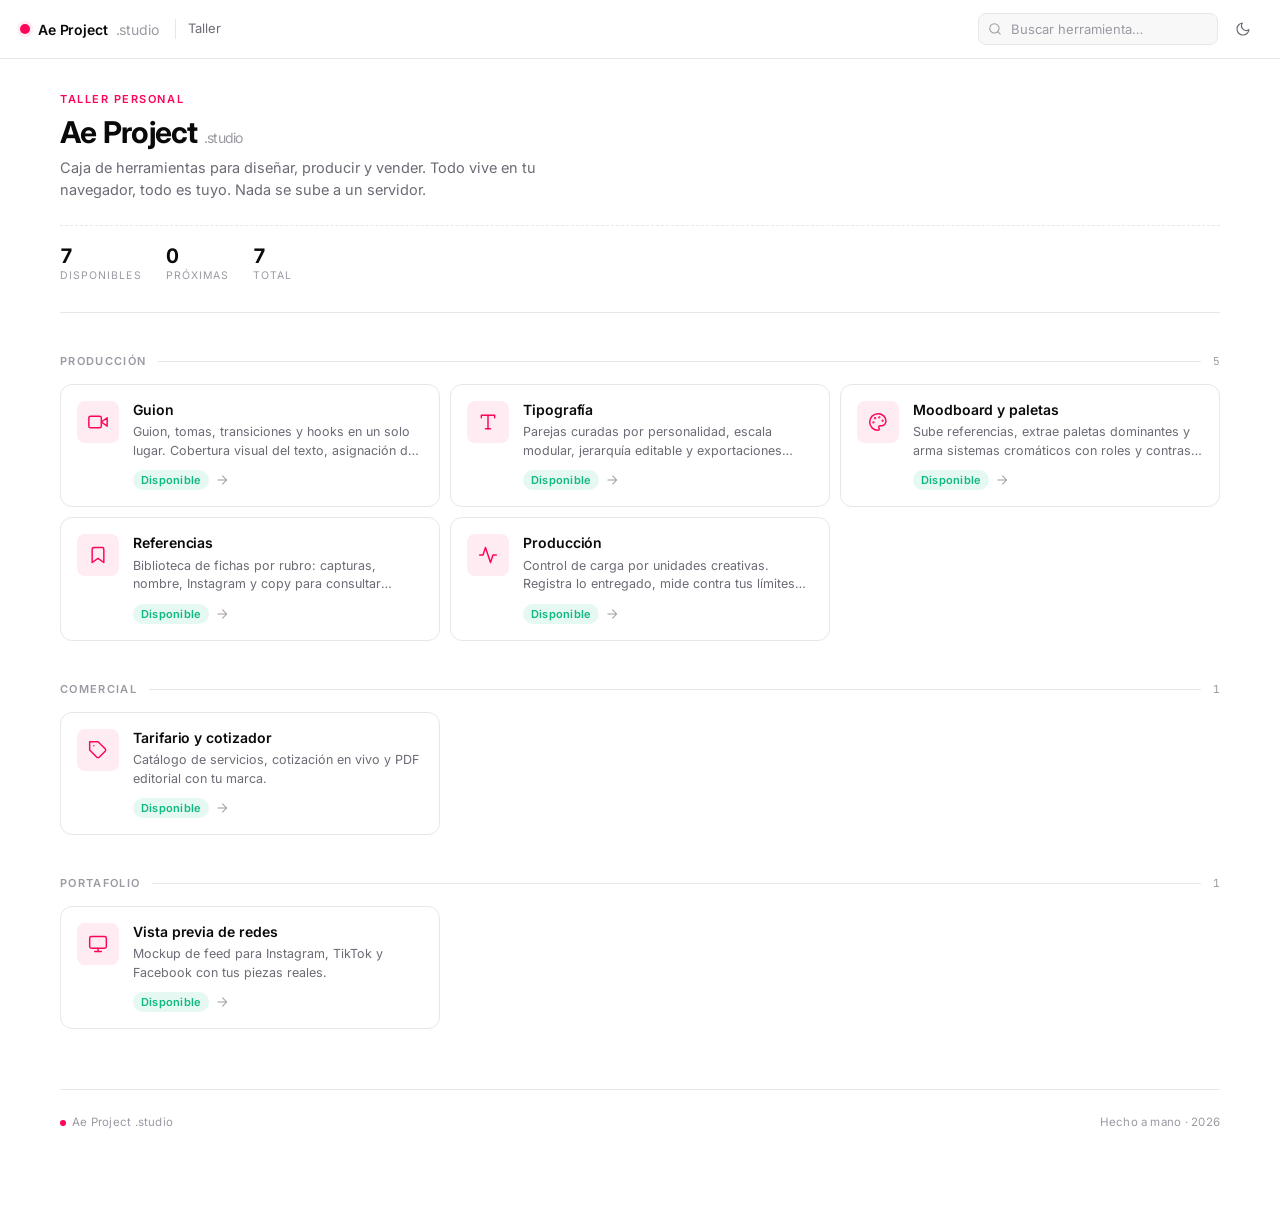
<file: index.html>
<!DOCTYPE html>
<html lang="es" data-theme="light">
<head>
<meta charset="UTF-8" />
<meta name="viewport" content="width=device-width, initial-scale=1.0" />
<meta name="theme-color" content="#FE0557" />
<title>Ae Project .studio — Taller</title>
<link rel="preconnect" href="https://fonts.googleapis.com">
<link rel="preconnect" href="https://fonts.gstatic.com" crossorigin>
<link href="https://fonts.googleapis.com/css2?family=Inter:wght@400;500;600;700&family=JetBrains+Mono:wght@400;500&display=swap" rel="stylesheet">
<link rel="stylesheet" href="assets/base.css" />

<style>
  /* ============================================================
     Header
     ============================================================ */
  .app-header {
    position: sticky; top: 0; z-index: 50;
    display: flex; align-items: center; gap: 12px;
    padding: 12px 20px;
    background: color-mix(in srgb, var(--bg) 82%, transparent);
    backdrop-filter: blur(14px);
    -webkit-backdrop-filter: blur(14px);
    border-bottom: 1px solid var(--border);
  }
  .app-header .brand {
    display: flex; align-items: center; gap: 8px;
    font-weight: 600; letter-spacing: -0.01em;
    color: var(--text);
  }
  .app-header .brand-dot {
    width: 10px; height: 10px; border-radius: 50%;
    background: var(--brand);
    box-shadow: 0 0 0 3px var(--brand-subtle);
  }
  .app-header .brand-name { font-size: 14px; }
  .app-header .brand-tld { color: var(--text-subtle); font-size: 14px; font-weight: 400; }
  .app-header .tool-name {
    font-size: 13px; color: var(--text-muted);
    padding-left: 12px; margin-left: 4px;
    border-left: 1px solid var(--border);
  }
  .app-header .spacer { flex: 1; }
  .app-header .actions { display: flex; gap: 8px; align-items: center; }

  .search-box {
    position: relative;
    flex: 0 0 240px;
    max-width: 240px;
  }
  .search-box .input-icon {
    position: absolute;
    left: 10px; top: 50%;
    transform: translateY(-50%);
    width: 14px; height: 14px;
    color: var(--text-subtle);
    pointer-events: none;
  }
  .search-box input {
    width: 100%;
    height: 32px;
    padding: 0 10px 0 32px;
    background: var(--surface-2);
    border: 1px solid var(--border);
    border-radius: var(--r-md);
    font: inherit;
    font-size: 13px;
    color: var(--text);
    transition: all var(--dur) var(--ease);
  }
  .search-box input::placeholder { color: var(--text-subtle); }
  .search-box input:focus {
    outline: none;
    background: var(--surface);
    border-color: var(--brand);
    box-shadow: 0 0 0 3px var(--brand-glow);
  }

  .theme-toggle {
    width: 34px; height: 34px;
    display: inline-flex; align-items: center; justify-content: center;
    border-radius: var(--r-md);
    color: var(--text-muted);
    transition: all var(--dur) var(--ease);
  }
  .theme-toggle:hover { background: var(--surface-2); color: var(--text); }
  .theme-toggle .icon-sun { display: none; }
  [data-theme="dark"] .theme-toggle .icon-sun { display: block; }
  [data-theme="dark"] .theme-toggle .icon-moon { display: none; }

  /* ============================================================
     Main
     ============================================================ */
  .hub-main {
    max-width: 1200px;
    margin: 0 auto;
    padding: 32px 20px 80px;
  }

  /* Hero */
  .hero {
    display: flex;
    flex-direction: column;
    gap: 8px;
    margin-bottom: 40px;
    padding-bottom: 28px;
    border-bottom: 1px solid var(--border);
  }
  .hero .eyebrow {
    font-size: 11px;
    font-weight: 600;
    letter-spacing: 0.14em;
    text-transform: uppercase;
    color: var(--brand);
  }
  .hero h1 {
    font-size: 30px;
    font-weight: 700;
    letter-spacing: -0.025em;
    line-height: 1.1;
    margin: 0;
  }
  .hero h1 .brand-tld { color: var(--text-subtle); font-weight: 400; }
  .hero .subtitle {
    font-size: 14.5px;
    color: var(--text-muted);
    line-height: 1.55;
    max-width: 520px;
  }
  .hero-stats {
    display: flex;
    gap: 24px;
    margin-top: 16px;
    padding-top: 20px;
    border-top: 1px dashed var(--border);
  }
  .hero-stats .stat {
    display: flex;
    flex-direction: column;
    gap: 2px;
  }
  .hero-stats .stat .v {
    font-size: 20px;
    font-weight: 700;
    letter-spacing: -0.02em;
    font-variant-numeric: tabular-nums;
    color: var(--text);
    line-height: 1;
  }
  .hero-stats .stat .k {
    font-size: 10.5px;
    text-transform: uppercase;
    letter-spacing: 0.1em;
    color: var(--text-subtle);
  }

  /* Sections */
  .hub-section {
    margin-bottom: 40px;
    scroll-margin-top: 80px;
  }
  .hub-section:last-child { margin-bottom: 0; }
  .hub-section-head {
    display: flex;
    align-items: center;
    gap: 12px;
    margin-bottom: 14px;
  }
  .hub-section-head .sname {
    font-size: 11px;
    font-weight: 600;
    letter-spacing: 0.12em;
    text-transform: uppercase;
    color: var(--text-subtle);
    white-space: nowrap;
  }
  .hub-section-head .srule {
    flex: 1;
    height: 1px;
    background: var(--border);
  }
  .hub-section-head .scount {
    font-family: var(--font-mono);
    font-size: 11px;
    color: var(--text-subtle);
  }

  /* Grid */
  .tool-grid {
    display: grid;
    grid-template-columns: 1fr;
    gap: 10px;
  }
  @media (min-width: 640px) {
    .tool-grid { grid-template-columns: repeat(2, 1fr); }
  }
  @media (min-width: 960px) {
    .tool-grid { grid-template-columns: repeat(3, 1fr); }
  }

  /* Card */
  .tool-card {
    text-align: left;
    font: inherit;
    color: inherit;
    background: var(--surface);
    border: 1px solid var(--border);
    border-radius: var(--r-lg);
    padding: 16px;
    display: flex;
    gap: 14px;
    align-items: flex-start;
    text-decoration: none;
    cursor: pointer;
    transition: border-color var(--dur) var(--ease),
                transform var(--dur) var(--ease),
                box-shadow var(--dur) var(--ease);
    min-height: 96px;
  }
  .tool-card:hover {
    transform: translateY(-2px);
    border-color: transparent;
    box-shadow: var(--shadow-md);
  }
  .tool-card:active { transform: translateY(0); }
  .tool-card.coming {
    cursor: default;
    opacity: 0.72;
  }
  .tool-card.coming:hover {
    transform: none;
    box-shadow: none;
    border-color: var(--border);
  }
  .tool-card .tc-icon {
    width: 42px; height: 42px;
    flex-shrink: 0;
    display: flex;
    align-items: center;
    justify-content: center;
    border-radius: var(--r-md);
    background: var(--brand-subtle);
    color: var(--brand);
    transition: all var(--dur) var(--ease);
  }
  .tool-card.coming .tc-icon {
    background: var(--surface-2);
    color: var(--text-subtle);
  }
  .tool-card:hover .tc-icon { background: var(--brand-subtle-hover); }
  .tool-card .tc-body {
    flex: 1;
    min-width: 0;
    display: flex;
    flex-direction: column;
    gap: 4px;
  }
  .tool-card .tc-name {
    font-size: 14px;
    font-weight: 600;
    letter-spacing: -0.005em;
    line-height: 1.3;
    color: var(--text);
  }
  .tool-card .tc-desc {
    font-size: 12.5px;
    line-height: 1.5;
    color: var(--text-muted);
    display: -webkit-box;
    -webkit-line-clamp: 2;
    -webkit-box-orient: vertical;
    overflow: hidden;
  }
  .tool-card .tc-foot {
    display: flex;
    align-items: center;
    gap: 6px;
    margin-top: 6px;
  }
  .tool-card .tc-arrow {
    color: var(--text-subtle);
    transition: transform var(--dur) var(--ease), color var(--dur) var(--ease);
  }
  .tool-card:hover .tc-arrow {
    transform: translateX(3px);
    color: var(--brand);
  }
  .tool-card.coming .tc-arrow { display: none; }

  .badge-ready {
    background: var(--success-subtle);
    color: var(--success);
  }
  .badge-soon {
    background: var(--surface-3);
    color: var(--text-subtle);
  }

  /* Empty state */
  .no-results {
    padding: 48px 20px;
    text-align: center;
    color: var(--text-muted);
    font-size: 13.5px;
  }
  .no-results .mono {
    display: block;
    margin-top: 6px;
    color: var(--text-subtle);
    font-size: 12px;
  }

  /* Footer */
  .hub-footer {
    margin-top: 60px;
    padding-top: 24px;
    border-top: 1px solid var(--border);
    display: flex;
    justify-content: space-between;
    align-items: center;
    font-size: 11.5px;
    color: var(--text-subtle);
    letter-spacing: 0.02em;
    flex-wrap: wrap;
    gap: 12px;
  }
  .hub-footer .brand-mini {
    display: flex;
    align-items: center;
    gap: 6px;
  }
  .hub-footer .brand-mini .dot {
    width: 6px; height: 6px; border-radius: 50%;
    background: var(--brand);
  }

  /* ============================================================
     Responsive
     ============================================================ */
  @media (max-width: 640px) {
    .hub-main { padding: 22px 16px 60px; }
    .app-header { padding: 10px 16px; }
    .app-header .tool-name { display: none; }
    .search-box { flex: 0 0 auto; max-width: none; width: 34px; }
    .search-box input {
      padding: 0;
      width: 34px;
      background: transparent;
      border-color: transparent;
    }
    .search-box input::placeholder { color: transparent; }
    .search-box .input-icon { left: 50%; transform: translate(-50%, -50%); }
    .search-box input:focus {
      width: calc(100vw - 120px);
      padding: 0 10px 0 32px;
      background: var(--surface-2);
      border-color: var(--brand);
    }
    .search-box input:focus + .input-icon,
    .search-box input:not(:placeholder-shown) + .input-icon {
      left: 10px;
      transform: translateY(-50%);
    }
    .hero h1 { font-size: 26px; }
    .hero-stats { gap: 18px; }
    .hero-stats .stat .v { font-size: 18px; }
  }

  @media (max-width: 400px) {
    .tool-card { padding: 14px; gap: 12px; }
    .tool-card .tc-icon { width: 36px; height: 36px; }
  }
</style>
</head>

<body>

<!-- ============================================================ HEADER -->
<header class="app-header">
  <a class="brand" href="index.html">
    <span class="brand-dot"></span>
    <span class="brand-name">Ae Project</span>
    <span class="brand-tld">.studio</span>
  </a>
  <span class="tool-name">Taller</span>
  <div class="spacer"></div>

  <div class="actions">
    <div class="search-box">
      <svg class="icon input-icon" viewBox="0 0 24 24"><circle cx="11" cy="11" r="8"/><path d="M21 21l-4.35-4.35"/></svg>
      <input id="searchInput" placeholder="Buscar herramienta…" />
    </div>

    <button class="theme-toggle" id="themeToggle" aria-label="Cambiar tema">
      <svg class="icon icon-moon" viewBox="0 0 24 24"><path d="M21 12.79A9 9 0 1 1 11.21 3 7 7 0 0 0 21 12.79z"/></svg>
      <svg class="icon icon-sun" viewBox="0 0 24 24"><circle cx="12" cy="12" r="4"/><path d="M12 2v2M12 20v2M4.93 4.93l1.41 1.41M17.66 17.66l1.41 1.41M2 12h2M20 12h2M6.34 17.66l-1.41 1.41M19.07 4.93l-1.41 1.41"/></svg>
    </button>
  </div>
</header>

<!-- ============================================================ MAIN -->
<main class="hub-main">

  <section class="hero">
    <span class="eyebrow">Taller personal</span>
    <h1>Ae Project <span class="brand-tld">.studio</span></h1>
    <p class="subtitle">
      Caja de herramientas para diseñar, producir y vender. Todo vive en tu navegador,
      todo es tuyo. Nada se sube a un servidor.
    </p>

    <div class="hero-stats">
      <div class="stat">
        <span class="v" id="statReady">—</span>
        <span class="k">Disponibles</span>
      </div>
      <div class="stat">
        <span class="v" id="statSoon">—</span>
        <span class="k">Próximas</span>
      </div>
      <div class="stat">
        <span class="v" id="statTotal">—</span>
        <span class="k">Total</span>
      </div>
    </div>
  </section>

  <div id="hubContent"></div>

  <div id="hubEmpty" hidden>
    <div class="no-results">
      No hay resultados para esa búsqueda.
      <span class="mono">Borra el texto o prueba otra palabra.</span>
    </div>
  </div>

  <footer class="hub-footer">
    <div class="brand-mini">
      <span class="dot"></span>
      <span>Ae Project .studio</span>
    </div>
    <span>Hecho a mano · <span id="footerYear"></span></span>
  </footer>

</main>

<script src="assets/utils.js"></script>
<script>
/* ============================================================
   HERRAMIENTAS
   ============================================================ */

const ICONS = {
  camera:    '<path d="M23 7l-7 5 7 5V7z"/><rect x="1" y="5" width="15" height="14" rx="2"/>',
  tag:       '<path d="M20.59 13.41l-7.17 7.17a2 2 0 0 1-2.83 0L2 12V2h10l8.59 8.59a2 2 0 0 1 0 2.82z"/><line x1="7" y1="7" x2="7.01" y2="7"/>',
  zap:       '<polygon points="13 2 3 14 12 14 11 22 21 10 12 10 13 2"/>',
  palette:   '<circle cx="13.5" cy="6.5" r=".5"/><circle cx="17.5" cy="10.5" r=".5"/><circle cx="8.5" cy="7.5" r=".5"/><circle cx="6.5" cy="12.5" r=".5"/><path d="M12 2C6.5 2 2 6.5 2 12s4.5 10 10 10c.9 0 1.6-.7 1.6-1.6 0-.4-.2-.8-.4-1.1-.3-.3-.4-.6-.4-1.1 0-.9.7-1.6 1.6-1.6H16c3 0 5.5-2.5 5.5-5.5C21.5 6 17.5 2 12 2z"/>',
  bookmark:  '<path d="M19 21l-7-5-7 5V5a2 2 0 0 1 2-2h10a2 2 0 0 1 2 2z"/>',
  checklist: '<polyline points="9 11 12 14 22 4"/><path d="M21 12v7a2 2 0 0 1-2 2H5a2 2 0 0 1-2-2V5a2 2 0 0 1 2-2h11"/>',
  fileText:  '<path d="M14 2H6a2 2 0 0 0-2 2v16a2 2 0 0 0 2 2h12a2 2 0 0 0 2-2V8z"/><polyline points="14 2 14 8 20 8"/><line x1="16" y1="13" x2="8" y2="13"/><line x1="16" y1="17" x2="8" y2="17"/>',
  calendar:  '<rect x="3" y="4" width="18" height="18" rx="2"/><line x1="16" y1="2" x2="16" y2="6"/><line x1="8" y1="2" x2="8" y2="6"/><line x1="3" y1="10" x2="21" y2="10"/>',
  users:     '<path d="M17 21v-2a4 4 0 0 0-4-4H5a4 4 0 0 0-4 4v2"/><circle cx="9" cy="7" r="4"/><path d="M23 21v-2a4 4 0 0 0-3-3.87"/><path d="M16 3.13a4 4 0 0 1 0 7.75"/>',
  briefcase: '<rect x="2" y="7" width="20" height="14" rx="2"/><path d="M16 21V5a2 2 0 0 0-2-2h-4a2 2 0 0 0-2 2v16"/>',
  chart:     '<path d="M3 3v18h18"/><path d="M18 17V9"/><path d="M13 17V5"/><path d="M8 17v-3"/>',
  mail:      '<rect x="2" y="4" width="20" height="16" rx="2"/><path d="M22 6l-10 7L2 6"/>',
  message:   '<path d="M21 15a2 2 0 0 1-2 2H7l-4 4V5a2 2 0 0 1 2-2h14a2 2 0 0 1 2 2z"/>',
  activity:  '<polyline points="22 12 18 12 15 21 9 3 6 12 2 12"/>',
  type:      '<polyline points="4 7 4 4 20 4 20 7"/><line x1="9" y1="20" x2="15" y2="20"/><line x1="12" y1="4" x2="12" y2="20"/>',
  layout:    '<rect x="3" y="3" width="18" height="18" rx="2"/><line x1="3" y1="9" x2="21" y2="9"/><line x1="9" y1="21" x2="9" y2="9"/>',
  monitor:   '<rect x="2" y="3" width="20" height="14" rx="2"/><line x1="8" y1="21" x2="16" y2="21"/><line x1="12" y1="17" x2="12" y2="21"/>',
};

const TOOLS = [
  { id:"guion", cat:"Producción", nombre:"Guion",
    desc:"Guion, tomas, transiciones y hooks en un solo lugar. Cobertura visual del texto, asignación de tomas por sección, storyboard exportable.",
    icon:"camera", status:"ready", href:"guion.html" },

  { id:"tipografia", cat:"Producción", nombre:"Tipografía",
    desc:"Parejas curadas por personalidad, escala modular, jerarquía editable y exportaciones CSS/JSON/HTML.",
    icon:"type", status:"ready", href:"tipografia.html" },

  { id:"moodboard", cat:"Producción", nombre:"Moodboard y paletas",
    desc:"Sube referencias, extrae paletas dominantes y arma sistemas cromáticos con roles y contraste WCAG.",
    icon:"palette", status:"ready", href:"moodboard.html" },

  { id:"tarifario", cat:"Comercial", nombre:"Tarifario y cotizador",
    desc:"Catálogo de servicios, cotización en vivo y PDF editorial con tu marca.",
    icon:"tag", status:"ready", href:"tarifario.html" },

  { id:"preview-redes", cat:"Portafolio", nombre:"Vista previa de redes",
    desc:"Mockup de feed para Instagram, TikTok y Facebook con tus piezas reales.",
    icon:"monitor", status:"ready", href:"preview.html" },

    { id:"referencias", cat:"Producción", nombre:"Referencias",
  desc:"Biblioteca de fichas por rubro: capturas, nombre, Instagram y copy para consultar rápido y mostrar ejemplos.",
  icon:"bookmark", status:"ready", href:"referencias.html" },

  { id:"produccion", cat:"Producción", nombre:"Producción",
  desc:"Control de carga por unidades creativas. Registra lo entregado, mide contra tus límites diario, semanal y mensual, y las correcciones descuentan cuota.",
  icon:"activity", status:"ready", href:"produccion.html" },
  
];

function render() {
  const q = ($('#searchInput').value || '').toLowerCase().trim();

  const groups = {};
  TOOLS.forEach(t => { (groups[t.cat] = groups[t.cat] || []).push(t); });

  const catOrder = ["Producción", "Comercial", "Clientes", "Portafolio"];
  let html = "";
  let totalShown = 0;

  catOrder.forEach(cat => {
    const list = (groups[cat] || []).filter(t => {
      if (!q) return true;
      return (t.nombre + " " + t.desc + " " + cat).toLowerCase().includes(q);
    });
    if (list.length === 0) return;
    totalShown += list.length;

    html += `
      <section class="hub-section">
        <div class="hub-section-head">
          <span class="sname">${escapeHTML(cat)}</span>
          <span class="srule"></span>
          <span class="scount">${list.length}</span>
        </div>
        <div class="tool-grid">
          ${list.map(t => toolCardHTML(t)).join('')}
        </div>
      </section>
    `;
  });

  Object.keys(groups).forEach(cat => {
    if (catOrder.includes(cat)) return;
    const list = groups[cat].filter(t => {
      if (!q) return true;
      return (t.nombre + " " + t.desc + " " + cat).toLowerCase().includes(q);
    });
    if (list.length === 0) return;
    totalShown += list.length;
    html += `
      <section class="hub-section">
        <div class="hub-section-head">
          <span class="sname">${escapeHTML(cat)}</span>
          <span class="srule"></span>
          <span class="scount">${list.length}</span>
        </div>
        <div class="tool-grid">
          ${list.map(t => toolCardHTML(t)).join('')}
        </div>
      </section>
    `;
  });

  if (totalShown === 0) {
    $('#hubContent').innerHTML = '';
    $('#hubEmpty').hidden = false;
  } else {
    $('#hubContent').innerHTML = html;
    $('#hubEmpty').hidden = true;
  }

  const ready = TOOLS.filter(t => t.status === "ready").length;
  const soon = TOOLS.filter(t => t.status === "soon").length;
  $('#statReady').textContent = ready;
  $('#statSoon').textContent = soon;
  $('#statTotal').textContent = TOOLS.length;
}

function toolCardHTML(t) {
  const icon = ICONS[t.icon] || ICONS.layout;
  const isReady = t.status === "ready";
  const tag = isReady
    ? `<span class="badge badge-ready">Disponible</span>`
    : `<span class="badge badge-soon">Próximamente</span>`;
  const arrow = isReady
    ? `<svg class="icon icon-sm tc-arrow" viewBox="0 0 24 24"><path d="M5 12h14M13 5l7 7-7 7"/></svg>`
    : '';

  if (isReady) {
    return `
      <a class="tool-card" href="${escapeHTML(t.href)}">
        <div class="tc-icon">
          <svg class="icon icon-lg" viewBox="0 0 24 24" fill="none" stroke="currentColor" stroke-width="1.75" stroke-linecap="round" stroke-linejoin="round">${icon}</svg>
        </div>
        <div class="tc-body">
          <div class="tc-name">${escapeHTML(t.nombre)}</div>
          <div class="tc-desc">${escapeHTML(t.desc)}</div>
          <div class="tc-foot">${tag}${arrow}</div>
        </div>
      </a>
    `;
  }
  return `
    <div class="tool-card coming">
      <div class="tc-icon">
        <svg class="icon icon-lg" viewBox="0 0 24 24" fill="none" stroke="currentColor" stroke-width="1.75" stroke-linecap="round" stroke-linejoin="round">${icon}</svg>
      </div>
      <div class="tc-body">
        <div class="tc-name">${escapeHTML(t.nombre)}</div>
        <div class="tc-desc">${escapeHTML(t.desc)}</div>
        <div class="tc-foot">${tag}</div>
      </div>
    </div>
  `;
}

/* ============================================================
   EVENTOS
   ============================================================ */
const searchInput = $('#searchInput');
if (searchInput) searchInput.addEventListener('input', debounce(render, 120));

document.addEventListener('keydown', e => {
  const si = $('#searchInput');
  if (!si) return;
  if (e.key === '/' && document.activeElement !== si) {
    e.preventDefault();
    si.focus();
  }
  if (e.key === 'Escape' && document.activeElement === si) {
    si.value = '';
    render();
    si.blur();
  }
});

(function () {
  const KEY = 'ae-theme';
  const saved = localStorage.getItem(KEY);
  const prefersDark = window.matchMedia('(prefers-color-scheme: dark)').matches;
  document.documentElement.setAttribute('data-theme', saved || (prefersDark ? 'dark' : 'light'));
  const toggle = $('#themeToggle');
  if (toggle) {
    toggle.addEventListener('click', () => {
      const next = document.documentElement.getAttribute('data-theme') === 'dark' ? 'light' : 'dark';
      document.documentElement.setAttribute('data-theme', next);
      localStorage.setItem(KEY, next);
    });
  }
})();

const footerYear = $('#footerYear');
if (footerYear) footerYear.textContent = new Date().getFullYear();
render();
</script>

</body>
</html>
</file>
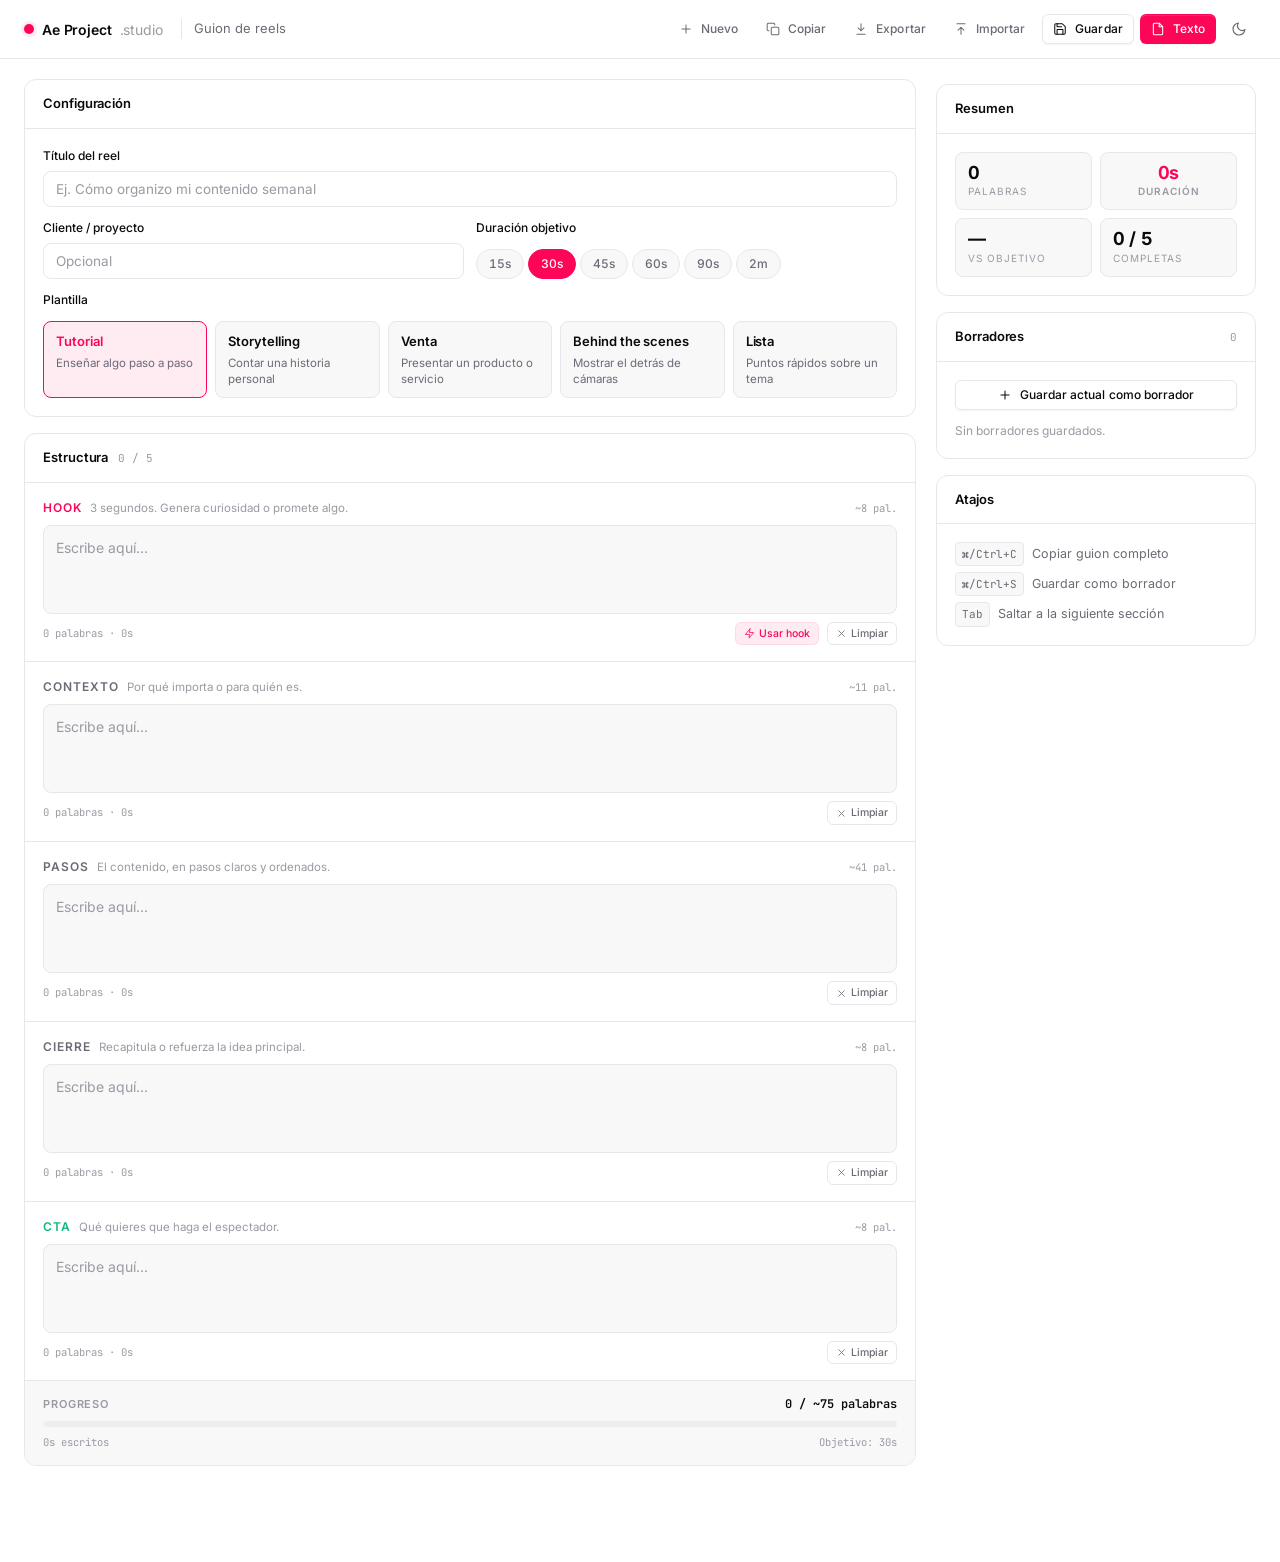
<file: guion-reels.html>
<!DOCTYPE html>
<html lang="es" data-theme="light">
<head>
<meta charset="UTF-8" />
<meta name="viewport" content="width=device-width, initial-scale=1.0" />
<title>Guion de reels · Ae Project .studio</title>
<link rel="preconnect" href="https://fonts.googleapis.com">
<link rel="preconnect" href="https://fonts.gstatic.com" crossorigin>
<link href="https://fonts.googleapis.com/css2?family=Inter:wght@400;500;600;700&family=JetBrains+Mono:wght@400;500&display=swap" rel="stylesheet">
<link rel="stylesheet" href="assets/base.css" />

<style>
  /* ============================================================
     Header
     ============================================================ */
  .app-header {
    position: sticky; top: 0; z-index: 50;
    display: flex; align-items: center; gap: 14px;
    padding: 12px 24px;
    background: color-mix(in srgb, var(--bg) 82%, transparent);
    backdrop-filter: blur(14px);
    -webkit-backdrop-filter: blur(14px);
    border-bottom: 1px solid var(--border);
  }
  .app-header .brand {
    display: flex; align-items: center; gap: 8px;
    font-weight: 600; letter-spacing: -0.01em;
    color: var(--text);
  }
  .app-header .brand-dot {
    width: 10px; height: 10px; border-radius: 50%;
    background: var(--brand);
    box-shadow: 0 0 0 3px var(--brand-subtle);
  }
  .app-header .brand-name { font-size: 14px; }
  .app-header .brand-tld { color: var(--text-subtle); font-size: 14px; font-weight: 400; }
  .app-header .tool-name {
    font-size: 13px; color: var(--text-muted);
    padding-left: 12px; margin-left: 4px;
    border-left: 1px solid var(--border);
  }
  .app-header .spacer { flex: 1; }
  .app-header .actions { display: flex; gap: 6px; align-items: center; }

  .theme-toggle {
    width: 34px; height: 34px;
    display: inline-flex; align-items: center; justify-content: center;
    border-radius: var(--r-md);
    color: var(--text-muted);
    transition: all var(--dur) var(--ease);
  }
  .theme-toggle:hover { background: var(--surface-2); color: var(--text); }
  .theme-toggle .icon-sun { display: none; }
  [data-theme="dark"] .theme-toggle .icon-sun { display: block; }
  [data-theme="dark"] .theme-toggle .icon-moon { display: none; }

  /* ============================================================
     Layout
     ============================================================ */
  .gr-main {
    display: grid;
    grid-template-columns: minmax(0, 1fr) 320px;
    gap: 20px;
    padding: 20px 24px 80px;
    max-width: 1400px;
    margin: 0 auto;
    align-items: start;
  }
  .gr-main > div { min-width: 0; }

  .section {
    background: var(--surface);
    border: 1px solid var(--border);
    border-radius: var(--r-lg);
    margin-bottom: 16px;
    overflow: hidden;
    min-width: 0;
  }
  .section-head {
    display: flex; align-items: center; gap: 10px;
    padding: 14px 18px;
    border-bottom: 1px solid var(--border);
  }
  .section-head .sh-title {
    font-size: 13px; font-weight: 600;
    letter-spacing: -0.005em;
  }
  .section-head .sh-count {
    font-family: var(--font-mono);
    font-size: 11px;
    color: var(--text-subtle);
  }
  .section-head .spacer { flex: 1; }
  .section-body { padding: 18px; }

  /* ============================================================
     Configuración
     ============================================================ */
  .config-grid {
    display: grid;
    grid-template-columns: 1fr 1fr;
    gap: 12px;
  }
  .config-grid .full { grid-column: 1 / -1; }

  /* Plantilla picker */
  .tpl-picker {
    display: grid;
    grid-template-columns: repeat(auto-fill, minmax(150px, 1fr));
    gap: 8px;
    margin-top: 6px;
  }
  .tpl-opt {
    text-align: left;
    font: inherit;
    color: inherit;
    background: var(--surface-2);
    border: 1px solid var(--border);
    border-radius: var(--r-md);
    padding: 10px 12px;
    cursor: pointer;
    display: flex;
    flex-direction: column;
    gap: 4px;
    transition: all var(--dur) var(--ease);
  }
  .tpl-opt:hover {
    border-color: var(--border-strong);
    transform: translateY(-1px);
  }
  .tpl-opt.active {
    background: var(--brand-subtle);
    border-color: var(--brand);
  }
  .tpl-opt .tpl-name {
    font-size: 13px;
    font-weight: 600;
    color: var(--text);
    letter-spacing: -0.005em;
  }
  .tpl-opt.active .tpl-name { color: var(--brand); }
  .tpl-opt .tpl-desc {
    font-size: 11.5px;
    color: var(--text-muted);
    line-height: 1.4;
  }

  /* Duration chips */
  .dur-chips {
    display: flex;
    flex-wrap: wrap;
    gap: 4px;
    margin-top: 6px;
  }
  .dur-chip {
    font: inherit;
    font-size: 12px;
    font-weight: 500;
    padding: 5px 12px;
    border-radius: var(--r-full);
    color: var(--text-muted);
    background: var(--surface-2);
    border: 1px solid var(--border);
    cursor: pointer;
    transition: all var(--dur) var(--ease);
    font-variant-numeric: tabular-nums;
  }
  .dur-chip:hover { border-color: var(--border-strong); color: var(--text); }
  .dur-chip.active {
    background: var(--brand);
    color: #fff;
    border-color: var(--brand);
  }

  /* ============================================================
     Secciones del guion
     ============================================================ */
  .script-list {
    display: flex;
    flex-direction: column;
  }
  .script-sec {
    padding: 16px 18px;
    border-bottom: 1px solid var(--border);
    display: flex;
    flex-direction: column;
    gap: 8px;
    position: relative;
  }
  .script-sec:last-child { border-bottom: 0; }

  .script-sec .sec-head {
    display: flex;
    align-items: baseline;
    gap: 8px;
  }
  .script-sec .sec-label {
    font-size: 12px;
    font-weight: 600;
    text-transform: uppercase;
    letter-spacing: 0.08em;
    color: var(--text-muted);
  }
  .script-sec .sec-label.hook { color: var(--brand); }
  .script-sec .sec-label.cta  { color: var(--success); }
  .script-sec .sec-hint {
    font-size: 11.5px;
    color: var(--text-subtle);
    line-height: 1.4;
  }
  .script-sec .sec-target {
    margin-left: auto;
    font-family: var(--font-mono);
    font-size: 10.5px;
    color: var(--text-subtle);
    letter-spacing: 0;
    font-variant-numeric: tabular-nums;
  }
  .script-sec .sec-target.ok { color: var(--success); }
  .script-sec .sec-target.warn { color: var(--warning); }
  .script-sec .sec-target.over { color: var(--danger); }

  .script-sec textarea {
    width: 100%;
    font: inherit;
    font-size: 14px;
    line-height: 1.65;
    padding: 10px 12px;
    background: var(--surface-2);
    border: 1px solid var(--border);
    border-radius: var(--r-md);
    color: var(--text);
    resize: none;
    overflow: hidden;
    min-height: 72px;
    transition: all var(--dur) var(--ease);
  }
  .script-sec textarea::placeholder { color: var(--text-subtle); }
  .script-sec textarea:hover { border-color: var(--border-strong); }
  .script-sec textarea:focus {
    outline: none;
    background: var(--surface);
    border-color: var(--brand);
    box-shadow: 0 0 0 3px var(--brand-glow);
  }

  .script-sec .sec-foot {
    display: flex;
    align-items: center;
    gap: 8px;
    font-family: var(--font-mono);
    font-size: 10.5px;
    color: var(--text-subtle);
  }
  .script-sec .sec-foot .spacer { flex: 1; }
  .script-sec .sec-foot button {
    font: inherit;
    font-size: 10.5px;
    font-weight: 500;
    color: var(--text-muted);
    background: transparent;
    border: 1px solid var(--border);
    padding: 3px 8px;
    border-radius: var(--r-sm);
    cursor: pointer;
    display: inline-flex;
    align-items: center;
    gap: 4px;
    transition: all var(--dur) var(--ease);
    font-family: var(--font-sans);
  }
  .script-sec .sec-foot button:hover {
    background: var(--surface-3);
    color: var(--text);
    border-color: var(--border-strong);
  }
  .script-sec .sec-foot button.hook-btn {
    color: var(--brand);
    border-color: var(--brand-subtle);
    background: var(--brand-subtle);
  }
  .script-sec .sec-foot button.hook-btn:hover {
    background: var(--brand);
    color: #fff;
    border-color: var(--brand);
  }

  /* ============================================================
     Progreso global
     ============================================================ */
  .progress-block {
    display: flex;
    flex-direction: column;
    gap: 8px;
    padding: 14px 18px;
    background: var(--surface-2);
    border-top: 1px solid var(--border);
  }
  .progress-head {
    display: flex;
    align-items: baseline;
    justify-content: space-between;
    gap: 12px;
  }
  .progress-head .p-label {
    font-size: 11px;
    font-weight: 600;
    text-transform: uppercase;
    letter-spacing: 0.08em;
    color: var(--text-subtle);
  }
  .progress-head .p-value {
    font-family: var(--font-mono);
    font-size: 12px;
    font-variant-numeric: tabular-nums;
    color: var(--text);
    font-weight: 600;
  }
  .progress-bar-track {
    height: 6px;
    background: var(--surface-3);
    border-radius: var(--r-full);
    overflow: hidden;
  }
  .progress-bar-fill {
    height: 100%;
    background: var(--brand);
    border-radius: inherit;
    transition: width 240ms var(--ease);
  }
  .progress-bar-fill.warn { background: var(--warning); }
  .progress-bar-fill.over { background: var(--danger); }
  .progress-legend {
    display: flex;
    justify-content: space-between;
    font-size: 10.5px;
    color: var(--text-subtle);
    font-family: var(--font-mono);
  }

  /* ============================================================
     Sidebar
     ============================================================ */
  .sidebar { position: sticky; top: 84px; min-width: 0; }
  .sidebar .field + .field { margin-top: 12px; }

  .stats-grid {
    display: grid;
    grid-template-columns: repeat(2, 1fr);
    gap: 8px;
  }
  .stat-cell {
    background: var(--surface-2);
    border: 1px solid var(--border);
    border-radius: var(--r-md);
    padding: 10px 12px;
    display: flex; flex-direction: column; gap: 2px;
  }
  .stat-cell .v {
    font-size: 18px;
    font-weight: 700;
    letter-spacing: -0.02em;
    font-variant-numeric: tabular-nums;
    line-height: 1.1;
    color: var(--text);
  }
  .stat-cell .k {
    font-size: 10px;
    text-transform: uppercase;
    letter-spacing: 0.1em;
    color: var(--text-subtle);
  }
  .stat-cell.brand .v { color: var(--brand); }
  .stat-cell.ok .v { color: var(--success); }
  .stat-cell.warn .v { color: var(--warning); }
  .stat-cell.over .v { color: var(--danger); }

  .drafts-list { display: flex; flex-direction: column; gap: 6px; }
  .draft {
    display: flex;
    align-items: center;
    gap: 8px;
    padding: 8px 8px 8px 12px;
    background: var(--surface-2);
    border: 1px solid var(--border);
    border-radius: var(--r-sm);
    font-size: 12.5px;
    transition: all var(--dur) var(--ease);
  }
  .draft:hover { border-color: var(--border-strong); }
  .draft .d-name {
    flex: 1;
    overflow: hidden; text-overflow: ellipsis; white-space: nowrap;
    color: var(--text);
  }
  .draft .d-meta {
    font-family: var(--font-mono);
    font-size: 10px;
    color: var(--text-subtle);
    flex-shrink: 0;
  }
  .draft button {
    width: 22px; height: 22px; padding: 0;
    display: flex; align-items: center; justify-content: center;
    border-radius: var(--r-xs);
    color: var(--text-subtle);
    transition: all var(--dur) var(--ease);
    flex-shrink: 0;
  }
  .draft button:hover { background: var(--surface-3); color: var(--text); }
  .draft button.danger:hover { background: var(--danger-subtle); color: var(--danger); }

  /* ============================================================
     Modal
     ============================================================ */
  .modal-head {
    display: flex; align-items: flex-start; gap: 12px;
    margin-bottom: 10px;
  }
  .modal-title {
    flex: 1;
    font-size: 16px; font-weight: 600;
    letter-spacing: -0.01em;
    line-height: 1.3;
  }
  .modal-x {
    width: 28px; height: 28px;
    margin: -4px -4px 0 0;
    display: flex; align-items: center; justify-content: center;
    border-radius: var(--r-sm);
    color: var(--text-subtle);
    transition: all var(--dur) var(--ease);
  }
  .modal-x:hover { background: var(--surface-2); color: var(--text); }
  .modal-body {
    font-size: 13.5px; color: var(--text-muted);
    line-height: 1.55;
    margin-bottom: 20px;
  }
  .modal-input { margin-bottom: 20px; }
  .modal-actions {
    display: flex; justify-content: flex-end; gap: 8px;
  }

  /* Hook picker modal */
  #hookPicker .modal-panel {
    width: min(640px, calc(100% - 32px));
    max-height: calc(100vh - 40px);
    display: flex;
    flex-direction: column;
    overflow: hidden;
    padding: 20px;
  }
  #hookPicker .modal-head,
  #hookPicker .modal-body,
  #hookPicker .hook-picker-search { flex-shrink: 0; }
  #hookPicker .hook-picker-search { margin-bottom: 12px; }
  #hookPicker .modal-body { margin-bottom: 12px; }
  .hook-picker-list {
    flex: 1;
    min-height: 0;
    overflow-y: auto;
    display: flex;
    flex-direction: column;
    gap: 6px;
    padding-right: 4px;
  }
  .hook-picker-list::-webkit-scrollbar { width: 6px; }
  .hook-picker-list::-webkit-scrollbar-thumb {
    background: var(--surface-3); border-radius: 3px;
  }
  .hook-pick {
    text-align: left;
    font: inherit;
    color: inherit;
    background: var(--surface-2);
    border: 1px solid var(--border);
    border-radius: var(--r-sm);
    padding: 10px 12px;
    cursor: pointer;
    display: flex;
    flex-direction: column;
    gap: 4px;
    transition: all var(--dur) var(--ease);
  }
  .hook-pick:hover {
    border-color: var(--brand);
    background: var(--brand-subtle);
  }
  .hook-pick .hp-top {
    display: flex;
    align-items: center;
    gap: 6px;
    font-size: 10px;
    font-weight: 600;
    text-transform: uppercase;
    letter-spacing: 0.08em;
    color: var(--text-subtle);
  }
  .hook-pick .hp-top .hp-cat { color: var(--brand); }
  .hook-pick .hp-top .hp-fav { color: var(--warning); margin-left: auto; }
  .hook-pick .hp-text {
    font-size: 13px;
    line-height: 1.5;
    color: var(--text);
  }
  .hook-pick .hp-text .hp-var {
    background: var(--brand-subtle);
    color: var(--brand);
    padding: 0 3px;
    border-radius: 3px;
    font-weight: 600;
    font-size: 12px;
  }

  /* Use hook modal */
  #hookUse .modal-panel {
    width: min(520px, calc(100% - 32px));
  }
  .var-fields {
    display: flex;
    flex-direction: column;
    gap: 10px;
    margin-bottom: 16px;
  }
  .var-preview {
    background: var(--surface-2);
    border: 1px solid var(--border);
    border-radius: var(--r-md);
    padding: 12px 14px;
    font-size: 14px;
    line-height: 1.55;
    color: var(--text);
    margin-bottom: 16px;
    white-space: pre-wrap;
    word-break: break-word;
  }
  .var-preview .filled {
    color: var(--brand);
    font-weight: 600;
    background: var(--brand-subtle);
    padding: 0 4px;
    border-radius: 3px;
  }
  .var-preview .pending {
    color: var(--text-subtle);
    font-weight: 500;
  }

  .empty-msg {
    border: 1px dashed var(--border);
    border-radius: var(--r-md);
    padding: 20px 14px;
    text-align: center;
    font-size: 12.5px;
    color: var(--text-muted);
    line-height: 1.55;
  }

  /* ============================================================
     Toast
     ============================================================ */
  .toast-host {
    position: fixed;
    bottom: 24px; right: 24px;
    z-index: 400;
    display: flex; flex-direction: column; gap: 8px;
    pointer-events: none;
  }
  .toast-host .toast {
    pointer-events: auto;
    animation: toastIn 260ms var(--ease);
  }
  @keyframes toastIn {
    from { opacity: 0; transform: translateY(12px) scale(0.98); }
  }

  /* ============================================================
     Responsive
     ============================================================ */
  @media (max-width: 1080px) {
    .gr-main { grid-template-columns: 1fr; padding: 16px; }
    .sidebar { position: static; }
    .app-header { padding: 10px 16px; flex-wrap: wrap; }
    .app-header .tool-name { display: none; }
  }
  @media (max-width: 520px) {
    .app-header .actions .label-hide { display: none; }
    .gr-main { padding: 12px; }
    .config-grid { grid-template-columns: 1fr; }
    .section-body { padding: 14px; }
    .script-sec { padding: 14px; }
    .tpl-picker { grid-template-columns: repeat(2, 1fr); }
    .stats-grid { grid-template-columns: repeat(2, 1fr); }
  }
</style>
</head>

<body>

<!-- ============================================================ HEADER -->
<header class="app-header">
  <a href="index.html" class="brand">
    <span class="brand-dot"></span>
    <span class="brand-name">Ae Project</span>
    <span class="brand-tld">.studio</span>
  </a>
  <span class="tool-name">Guion de reels</span>
  <div class="spacer"></div>

  <div class="actions">
    <button class="btn btn-ghost btn-sm" id="btnNuevo" title="Nuevo guion">
      <svg class="icon icon-sm" viewBox="0 0 24 24"><path d="M12 5v14M5 12h14"/></svg>
      <span class="label-hide">Nuevo</span>
    </button>
    <button class="btn btn-ghost btn-sm" id="btnCopiar" title="Copiar guion completo">
      <svg class="icon icon-sm" viewBox="0 0 24 24"><rect x="9" y="9" width="13" height="13" rx="2"/><path d="M5 15H4a2 2 0 0 1-2-2V4a2 2 0 0 1 2-2h9a2 2 0 0 1 2 2v1"/></svg>
      <span class="label-hide">Copiar</span>
    </button>
    <button class="btn btn-ghost btn-sm" id="btnExportar" title="Exportar JSON">
      <svg class="icon icon-sm" viewBox="0 0 24 24"><path d="M12 3v12M7 10l5 5 5-5M5 21h14"/></svg>
      <span class="label-hide">Exportar</span>
    </button>
    <button class="btn btn-ghost btn-sm" id="btnImportar" title="Importar JSON">
      <svg class="icon icon-sm" viewBox="0 0 24 24"><path d="M12 21V9M7 14l5-5 5 5M5 3h14"/></svg>
      <span class="label-hide">Importar</span>
    </button>
    <button class="btn btn-secondary btn-sm" id="btnGuardar">
      <svg class="icon icon-sm" viewBox="0 0 24 24"><path d="M19 21H5a2 2 0 0 1-2-2V5a2 2 0 0 1 2-2h11l5 5v11a2 2 0 0 1-2 2z"/><polyline points="17 21 17 13 7 13 7 21"/><polyline points="7 3 7 8 15 8"/></svg>
      <span class="label-hide">Guardar</span>
    </button>
    <button class="btn btn-primary btn-sm" id="btnExportarTexto">
      <svg class="icon icon-sm" viewBox="0 0 24 24"><path d="M14 2H6a2 2 0 0 0-2 2v16a2 2 0 0 0 2 2h12a2 2 0 0 0 2-2V8z"/><polyline points="14 2 14 8 20 8"/></svg>
      Texto
    </button>

    <button class="theme-toggle" id="themeToggle" aria-label="Cambiar tema">
      <svg class="icon icon-moon" viewBox="0 0 24 24"><path d="M21 12.79A9 9 0 1 1 11.21 3 7 7 0 0 0 21 12.79z"/></svg>
      <svg class="icon icon-sun" viewBox="0 0 24 24"><circle cx="12" cy="12" r="4"/><path d="M12 2v2M12 20v2M4.93 4.93l1.41 1.41M17.66 17.66l1.41 1.41M2 12h2M20 12h2M6.34 17.66l-1.41 1.41M19.07 4.93l-1.41 1.41"/></svg>
    </button>
  </div>
</header>

<!-- ============================================================ MAIN -->
<main class="gr-main">

  <!-- Columna principal -->
  <div>

    <!-- Configuración -->
    <section class="section">
      <div class="section-head">
        <span class="sh-title">Configuración</span>
      </div>
      <div class="section-body">
        <div class="config-grid">
          <div class="field full">
            <label class="field-label">Título del reel</label>
            <input class="input" id="titulo" placeholder="Ej. Cómo organizo mi contenido semanal" />
          </div>

          <div class="field">
            <label class="field-label">Cliente / proyecto</label>
            <input class="input" id="cliente" placeholder="Opcional" />
          </div>

          <div class="field">
            <label class="field-label">Duración objetivo</label>
            <div class="dur-chips" id="durChips"></div>
          </div>

          <div class="field full">
            <label class="field-label">Plantilla</label>
            <div class="tpl-picker" id="tplPicker"></div>
          </div>
        </div>
      </div>
    </section>

    <!-- Estructura del guion -->
    <section class="section">
      <div class="section-head">
        <span class="sh-title">Estructura</span>
        <span class="sh-count" id="secCount"></span>
      </div>
      <div class="script-list" id="scriptList"></div>
      <div class="progress-block">
        <div class="progress-head">
          <span class="p-label">Progreso</span>
          <span class="p-value" id="progressValue">0 / 0 palabras</span>
        </div>
        <div class="progress-bar-track">
          <div class="progress-bar-fill" id="progressFill" style="width:0"></div>
        </div>
        <div class="progress-legend">
          <span id="progressTime">0s</span>
          <span id="progressTarget">Objetivo: 30s</span>
        </div>
      </div>
    </section>

  </div>

  <!-- Sidebar -->
  <aside class="sidebar">

    <section class="section">
      <div class="section-head">
        <span class="sh-title">Resumen</span>
      </div>
      <div class="section-body">
        <div class="stats-grid">
          <div class="stat-cell">
            <span class="v" id="statPalabras">0</span>
            <span class="k">Palabras</span>
          </div>
          <div class="stat-cell brand">
            <span class="v" id="statTiempo">0s</span>
            <span class="k">Duración</span>
          </div>
          <div class="stat-cell" id="statDiffCell">
            <span class="v" id="statDiff">—</span>
            <span class="k">vs objetivo</span>
          </div>
          <div class="stat-cell">
            <span class="v" id="statSecciones">0</span>
            <span class="k">Completas</span>
          </div>
        </div>
      </div>
    </section>

    <section class="section">
      <div class="section-head">
        <span class="sh-title">Borradores</span>
        <div class="spacer"></div>
        <span class="sh-count" id="badgeDrafts">0</span>
      </div>
      <div class="section-body">
        <button class="btn btn-secondary btn-sm" id="btnGuardarComo" style="width:100%;margin-bottom:12px">
          <svg class="icon icon-sm" viewBox="0 0 24 24"><path d="M12 5v14M5 12h14"/></svg>
          Guardar actual como borrador
        </button>
        <div class="drafts-list" id="draftsList"></div>
      </div>
    </section>

    <section class="section">
      <div class="section-head">
        <span class="sh-title">Atajos</span>
      </div>
      <div class="section-body">
        <div style="font-size:12.5px;color:var(--text-muted);line-height:1.65">
          <div style="display:flex;align-items:center;gap:8px;margin-bottom:6px">
            <span class="mono" style="background:var(--surface-2);padding:2px 6px;border-radius:4px;font-size:11px;border:1px solid var(--border)">⌘/Ctrl+C</span>
            <span>Copiar guion completo</span>
          </div>
          <div style="display:flex;align-items:center;gap:8px;margin-bottom:6px">
            <span class="mono" style="background:var(--surface-2);padding:2px 6px;border-radius:4px;font-size:11px;border:1px solid var(--border)">⌘/Ctrl+S</span>
            <span>Guardar como borrador</span>
          </div>
          <div style="display:flex;align-items:center;gap:8px">
            <span class="mono" style="background:var(--surface-2);padding:2px 6px;border-radius:4px;font-size:11px;border:1px solid var(--border)">Tab</span>
            <span>Saltar a la siguiente sección</span>
          </div>
        </div>
      </div>
    </section>

  </aside>

</main>

<!-- ============================================================ MODAL: CONFIRM -->
<div class="modal" id="confirmModal" role="dialog" aria-modal="true">
  <div class="modal-backdrop" data-close></div>
  <div class="modal-panel">
    <div class="modal-head">
      <h3 class="modal-title" id="confirmTitle">Confirmar</h3>
      <button class="modal-x" data-close aria-label="Cerrar">
        <svg class="icon icon-sm" viewBox="0 0 24 24"><path d="M18 6L6 18M6 6l12 12"/></svg>
      </button>
    </div>
    <p class="modal-body" id="confirmBody"></p>
    <div class="modal-actions">
      <button class="btn btn-ghost" data-close>Cancelar</button>
      <button class="btn btn-danger" id="confirmOk">Confirmar</button>
    </div>
  </div>
</div>

<!-- ============================================================ MODAL: GUARDAR -->
<div class="modal" id="saveModal" role="dialog" aria-modal="true">
  <div class="modal-backdrop" data-close></div>
  <div class="modal-panel">
    <div class="modal-head">
      <h3 class="modal-title">Guardar borrador</h3>
      <button class="modal-x" data-close aria-label="Cerrar">
        <svg class="icon icon-sm" viewBox="0 0 24 24"><path d="M18 6L6 18M6 6l12 12"/></svg>
      </button>
    </div>
    <p class="modal-body">Ponle un nombre para identificarlo después.</p>
    <div class="modal-input">
      <input class="input" id="saveName" placeholder="Ej. Reel tutorial producto" />
    </div>
    <div class="modal-actions">
      <button class="btn btn-ghost" data-close>Cancelar</button>
      <button class="btn btn-primary" id="saveConfirm">Guardar</button>
    </div>
  </div>
</div>

<!-- ============================================================ MODAL: HOOK PICKER -->
<div class="modal" id="hookPicker" role="dialog" aria-modal="true">
  <div class="modal-backdrop" data-close></div>
  <div class="modal-panel">
    <div class="modal-head">
      <h3 class="modal-title">Elegir hook</h3>
      <button class="modal-x" data-close aria-label="Cerrar">
        <svg class="icon icon-sm" viewBox="0 0 24 24"><path d="M18 6L6 18M6 6l12 12"/></svg>
      </button>
    </div>
    <p class="modal-body">Desde tu biblioteca de hooks. Los favoritos van primero.</p>
    <div class="hook-picker-search">
      <div class="input-wrap">
        <svg class="icon input-icon" viewBox="0 0 24 24"><circle cx="11" cy="11" r="8"/><path d="M21 21l-4.35-4.35"/></svg>
        <input class="input with-icon" id="hookSearch" placeholder="Buscar hook…" />
      </div>
    </div>
    <div class="hook-picker-list" id="hookPickerList"></div>
  </div>
</div>

<!-- ============================================================ MODAL: USE HOOK -->
<div class="modal" id="hookUse" role="dialog" aria-modal="true">
  <div class="modal-backdrop" data-close></div>
  <div class="modal-panel">
    <div class="modal-head">
      <h3 class="modal-title">Rellenar hook</h3>
      <button class="modal-x" data-close aria-label="Cerrar">
        <svg class="icon icon-sm" viewBox="0 0 24 24"><path d="M18 6L6 18M6 6l12 12"/></svg>
      </button>
    </div>
    <p class="modal-body">Rellena las variables y el hook se inserta en la sección.</p>
    <div class="var-fields" id="varFields"></div>
    <div class="var-preview" id="varPreview"></div>
    <div class="modal-actions">
      <button class="btn btn-ghost" data-close>Cancelar</button>
      <button class="btn btn-primary" id="hookUseConfirm">Insertar</button>
    </div>
  </div>
</div>

<div class="toast-host" id="toastHost"></div>

<script src="assets/utils.js"></script>
<script>
/* ============================================================
   NOTA TÉCNICA
   ────────────────────────────────────────────────────────────
   Persistencia: localStorage (store.set / store.get de utils.js).
   Plan futuro: migrar a Firebase (Firestore) para sincronizar
   entre dispositivos. Cuando se haga, solo hay que cambiar las
   funciones save() y load() — el resto del código no cambia.
   ============================================================ */

/* ============================================================
   PLANTILLAS

   Cada plantilla tiene secciones. Puedes añadir plantillas
   aquí abajo copiando el patrón. Las "claves" (hook, cta, etc.)
   se usan como ids y como nombres de clase para dar color.
   ============================================================ */
const PLANTILLAS = [
  {
    id: "tutorial",
    nombre: "Tutorial",
    desc: "Enseñar algo paso a paso",
    secciones: [
      { id: "hook",       label: "Hook",       hint: "3 segundos. Genera curiosidad o promete algo.",       weight: 0.10 },
      { id: "contexto",   label: "Contexto",   hint: "Por qué importa o para quién es." ,                    weight: 0.15 },
      { id: "pasos",      label: "Pasos",      hint: "El contenido, en pasos claros y ordenados.",           weight: 0.55 },
      { id: "cierre",     label: "Cierre",     hint: "Recapitula o refuerza la idea principal.",             weight: 0.10 },
      { id: "cta",        label: "CTA",        hint: "Qué quieres que haga el espectador.",                  weight: 0.10 },
    ],
  },
  {
    id: "storytelling",
    nombre: "Storytelling",
    desc: "Contar una historia personal",
    secciones: [
      { id: "hook",       label: "Hook",       hint: "Abre una escena o una frase que intrigue.",            weight: 0.10 },
      { id: "contexto",   label: "Contexto",   hint: "Dónde, cuándo, quién.",                                weight: 0.15 },
      { id: "conflicto",  label: "Conflicto",  hint: "El problema o la tensión.",                            weight: 0.30 },
      { id: "resolucion", label: "Resolución", hint: "Cómo se resolvió o qué aprendiste.",                   weight: 0.30 },
      { id: "cta",        label: "CTA",        hint: "Conecta con el espectador.",                           weight: 0.15 },
    ],
  },
  {
    id: "venta",
    nombre: "Venta",
    desc: "Presentar un producto o servicio",
    secciones: [
      { id: "hook",       label: "Hook",       hint: "Captura con el dolor o el deseo.",                     weight: 0.10 },
      { id: "dolor",      label: "Dolor",      hint: "El problema del cliente, en sus palabras.",            weight: 0.20 },
      { id: "solucion",   label: "Solución",   hint: "Cómo tu producto o servicio lo resuelve.",             weight: 0.35 },
      { id: "prueba",     label: "Prueba",     hint: "Un dato, un testimonio, un resultado.",                weight: 0.20 },
      { id: "cta",        label: "CTA",        hint: "Acción concreta. Una sola.",                           weight: 0.15 },
    ],
  },
  {
    id: "bts",
    nombre: "Behind the scenes",
    desc: "Mostrar el detrás de cámaras",
    secciones: [
      { id: "hook",       label: "Hook",       hint: "Algo que sorprenda del proceso.",                     weight: 0.10 },
      { id: "contexto",   label: "Contexto",   hint: "Qué se está haciendo.",                                weight: 0.20 },
      { id: "proceso",    label: "Proceso",    hint: "El detrás de cámaras, sin filtros.",                   weight: 0.50 },
      { id: "cta",        label: "CTA",        hint: "Invita a seguir o comentar.",                          weight: 0.20 },
    ],
  },
  {
    id: "listicle",
    nombre: "Lista",
    desc: "Puntos rápidos sobre un tema",
    secciones: [
      { id: "hook",       label: "Hook",       hint: "Promete una lista con valor claro.",                   weight: 0.10 },
      { id: "punto1",     label: "Punto 1",    hint: "El más fuerte o el más obvio.",                        weight: 0.20 },
      { id: "punto2",     label: "Punto 2",    hint: "Sube la intensidad.",                                   weight: 0.20 },
      { id: "punto3",     label: "Punto 3",    hint: "El que más sorprende.",                                weight: 0.20 },
      { id: "punto4",     label: "Punto 4",    hint: "Cierre conceptual.",                                    weight: 0.20 },
      { id: "cta",        label: "CTA",        hint: "Siguiente paso.",                                       weight: 0.10 },
    ],
  },
];

/* Duraciones objetivo (segundos) */
const DURACIONES = [
  { s: 15,  label: "15s" },
  { s: 30,  label: "30s" },
  { s: 45,  label: "45s" },
  { s: 60,  label: "60s" },
  { s: 90,  label: "90s" },
  { s: 120, label: "2m"  },
];

/* Ritmo de habla para estimar duración. 150 palabras por minuto = 2.5/segundo */
const PALABRAS_POR_SEGUNDO = 2.5;

/* ============================================================
   ESTADO
   ============================================================ */
const LS_KEY = "guion-reels-v1";
const HOOKS_LS_KEY = "hooks-v1"; // mismo storage que hooks.html

let state = {
  titulo: "",
  cliente: "",
  duracion: 30,
  plantillaId: "tutorial",
  contenido: {},       // { sectionId: "texto..." }
  drafts: [],          // [{ id, nombre, fecha, snapshot }]
};

function save() { store.set(LS_KEY, state); }
function load() {
  const s = store.get(LS_KEY);
  if (s) state = { ...state, ...s };
}

const plantilla = id => PLANTILLAS.find(p => p.id === id) || PLANTILLAS[0];

/* ============================================================
   HELPERS
   ============================================================ */
function autoResize(el) {
  el.style.height = 'auto';
  el.style.height = Math.max(el.scrollHeight, 72) + 'px';
}

function wordCount(text) {
  if (!text || !text.trim()) return 0;
  return text.trim().split(/\s+/).length;
}

function fmtDur(sec) {
  sec = Math.max(0, Math.round(Number(sec) || 0));
  if (sec < 60) return sec + "s";
  const m = Math.floor(sec / 60);
  const r = sec % 60;
  return r === 0 ? m + "m" : m + "m " + r + "s";
}

/* ============================================================
   MODAL: confirm
   ============================================================ */
let confirmCb = null;
function openConfirm(title, body, label, cb) {
  $('#confirmTitle').textContent = title;
  $('#confirmBody').textContent = body;
  $('#confirmOk').textContent = label || "Confirmar";
  confirmCb = cb;
  $('#confirmModal').classList.add('on');
}
function closeConfirm() {
  $('#confirmModal').classList.remove('on');
  confirmCb = null;
}

/* ============================================================
   TOAST
   ============================================================ */
function toast(title, desc = '', variant = 'brand') {
  const icons = {
    brand:   '<svg class="icon toast-icon" viewBox="0 0 24 24"><path d="M12 2v6l4 2"/><path d="M4 12a8 8 0 1 0 16 0 8 8 0 0 0-16 0z"/></svg>',
    success: '<svg class="icon toast-icon" viewBox="0 0 24 24"><path d="M22 11.08V12a10 10 0 1 1-5.93-9.14"/><polyline points="22 4 12 14.01 9 11.01"/></svg>',
    danger:  '<svg class="icon toast-icon" viewBox="0 0 24 24"><circle cx="12" cy="12" r="10"/><path d="M12 8v4M12 16h.01"/></svg>',
    info:    '<svg class="icon toast-icon" viewBox="0 0 24 24"><circle cx="12" cy="12" r="10"/><path d="M12 16v-4M12 8h.01"/></svg>',
  };
  const el = document.createElement('div');
  el.className = `toast ${variant}`;
  el.innerHTML = `
    ${icons[variant] || icons.info}
    <div style="flex:1">
      <div class="toast-title">${escapeHTML(title)}</div>
      ${desc ? `<div class="toast-desc">${escapeHTML(desc)}</div>` : ''}
    </div>
    <button class="toast-close" aria-label="Cerrar">
      <svg class="icon icon-sm" viewBox="0 0 24 24"><path d="M18 6L6 18M6 6l12 12"/></svg>
    </button>
  `;
  el.querySelector('.toast-close').addEventListener('click', () => el.remove());
  $('#toastHost').appendChild(el);
  setTimeout(() => { el.style.opacity = '0'; el.style.transition = 'opacity .3s'; setTimeout(() => el.remove(), 300); }, 3600);
}

/* ============================================================
   RENDER: Plantilla picker
   ============================================================ */
function renderTplPicker() {
  $('#tplPicker').innerHTML = PLANTILLAS.map(p => `
    <button class="tpl-opt ${state.plantillaId === p.id ? 'active' : ''}" data-tpl="${p.id}">
      <div class="tpl-name">${escapeHTML(p.nombre)}</div>
      <div class="tpl-desc">${escapeHTML(p.desc)}</div>
    </button>
  `).join('');
  $$('#tplPicker [data-tpl]').forEach(b => b.addEventListener('click', () => {
    const newId = b.dataset.tpl;
    if (newId === state.plantillaId) return;

    // Verificar si hay contenido escrito
    const hasContent = Object.values(state.contenido).some(v => v && v.trim());
    if (hasContent) {
      openConfirm(
        "Cambiar plantilla",
        "Las secciones actuales no coinciden con la nueva plantilla. Se conservará el texto de las secciones cuyo id coincida (hook, cta, etc.).",
        "Cambiar",
        () => applyTemplateChange(newId)
      );
    } else {
      applyTemplateChange(newId);
    }
  }));
}

function applyTemplateChange(newId) {
  state.plantillaId = newId;
  save(); renderTplPicker(); renderScriptList(); updateAll();
  toast("Plantilla cambiada", plantilla(newId).nombre, "info");
}

/* ============================================================
   RENDER: Duración
   ============================================================ */
function renderDurChips() {
  $('#durChips').innerHTML = DURACIONES.map(d => `
    <button class="dur-chip ${state.duracion === d.s ? 'active' : ''}" data-dur="${d.s}">
      ${d.label}
    </button>
  `).join('');
  $$('#durChips [data-dur]').forEach(b => b.addEventListener('click', () => {
    state.duracion = +b.dataset.dur;
    save(); renderDurChips(); updateAll();
  }));
}

/* ============================================================
   RENDER: Secciones
   ============================================================ */
function renderScriptList() {
  const tpl = plantilla(state.plantillaId);
  const list = $('#scriptList');

  if (tpl.secciones.length === 0) {
    list.innerHTML = `<div class="empty-msg" style="margin:18px">Esta plantilla no tiene secciones.</div>`;
    return;
  }

  list.innerHTML = tpl.secciones.map(sec => {
    const text = state.contenido[sec.id] || "";
    const words = wordCount(text);
    const target = Math.round(state.duracion * PALABRAS_POR_SEGUNDO * (sec.weight || 0));
    const isHook = sec.id === "hook";

    return `
      <div class="script-sec" data-sec="${sec.id}">
        <div class="sec-head">
          <span class="sec-label ${sec.id}">${escapeHTML(sec.label)}</span>
          <span class="sec-hint">${escapeHTML(sec.hint || "")}</span>
          <span class="sec-target" data-target="${sec.id}" title="Palabras objetivo para esta sección">
            ~${target} pal.
          </span>
        </div>
        <textarea
          data-input="${sec.id}"
          placeholder="Escribe aquí…"
          rows="3"
        >${escapeHTML(text)}</textarea>
        <div class="sec-foot">
          <span data-wc="${sec.id}">${words} palabras · ${fmtDur(words / PALABRAS_POR_SEGUNDO)}</span>
          <div class="spacer"></div>
          ${isHook ? `
            <button class="hook-btn" data-hook-open="${sec.id}">
              <svg class="icon" style="width:11px;height:11px" viewBox="0 0 24 24"><polygon points="13 2 3 14 12 14 11 22 21 10 12 10 13 2"/></svg>
              Usar hook
            </button>
          ` : ''}
          <button data-clear="${sec.id}" title="Limpiar sección">
            <svg class="icon" style="width:11px;height:11px" viewBox="0 0 24 24"><path d="M18 6L6 18M6 6l12 12"/></svg>
            Limpiar
          </button>
        </div>
      </div>
    `;
  }).join('');

  // Bindings
  $$('[data-input]').forEach(ta => {
    autoResize(ta);
    ta.addEventListener('input', () => {
      const secId = ta.dataset.input;
      state.contenido[secId] = ta.value;
      save();
      autoResize(ta);
      updateSectionMeta(secId);
      updateAll();
    });
  });

  $$('[data-clear]').forEach(b => b.addEventListener('click', () => {
    const secId = b.dataset.clear;
    if (!state.contenido[secId]) return;
    state.contenido[secId] = "";
    save(); renderScriptList(); updateAll();
  }));

  $$('[data-hook-open]').forEach(b => b.addEventListener('click', () => openHookPicker(b.dataset.hookOpen)));
}

function updateSectionMeta(secId) {
  const tpl = plantilla(state.plantillaId);
  const sec = tpl.secciones.find(s => s.id === secId);
  if (!sec) return;
  const text = state.contenido[secId] || "";
  const words = wordCount(text);
  const target = Math.round(state.duracion * PALABRAS_POR_SEGUNDO * (sec.weight || 0));

  const wcEl = $(`[data-wc="${secId}"]`);
  const targetEl = $(`[data-target="${secId}"]`);
  if (wcEl) wcEl.textContent = `${words} palabras · ${fmtDur(words / PALABRAS_POR_SEGUNDO)}`;
  if (targetEl) {
    targetEl.textContent = `~${target} pal.`;
    targetEl.classList.remove('ok','warn','over');
    if (target > 0) {
      const ratio = words / target;
      if (ratio > 1.4) targetEl.classList.add('over');
      else if (ratio > 1.15) targetEl.classList.add('warn');
      else if (ratio >= 0.6) targetEl.classList.add('ok');
    }
  }
}

/* ============================================================
   ACTUALIZAR TODO
   ============================================================ */
function updateAll() {
  const tpl = plantilla(state.plantillaId);
  const allText = tpl.secciones.map(s => state.contenido[s.id] || "").join(" ");
  const totalWords = wordCount(allText);
  const totalTime = totalWords / PALABRAS_POR_SEGUNDO;
  const target = state.duracion;
  const diff = totalTime - target;

  // Stats principales
  $('#statPalabras').textContent = totalWords;
  $('#statTiempo').textContent = fmtDur(totalTime);

  const diffCell = $('#statDiffCell');
  const diffEl = $('#statDiff');
  diffEl.classList.remove('ok','warn','over');
  const secCount = tpl.secciones.filter(s => (state.contenido[s.id] || "").trim().length > 0).length;
  $('#statSecciones').textContent = secCount + " / " + tpl.secciones.length;

  if (totalWords === 0) {
    diffEl.textContent = "—";
  } else {
    const d = Math.round(diff);
    const absD = Math.abs(d);
    const sign = d > 0 ? "+" : "−";
    diffEl.textContent = sign + fmtDur(absD);
    if (Math.abs(diff) <= target * 0.1) diffEl.classList.add('ok');
    else if (Math.abs(diff) <= target * 0.25) diffEl.classList.add('warn');
    else diffEl.classList.add('over');
  }

  // Barra de progreso
  const pct = target > 0 ? Math.min(100, (totalTime / target) * 100) : 0;
  const fill = $('#progressFill');
  fill.style.width = pct + "%";
  fill.classList.remove('warn','over');
  if (totalTime > target * 1.25) fill.classList.add('over');
  else if (totalTime > target * 1.1) fill.classList.add('warn');

  $('#progressValue').textContent = `${totalWords} / ~${Math.round(target * PALABRAS_POR_SEGUNDO)} palabras`;
  $('#progressTime').textContent = fmtDur(totalTime) + " escritos";
  $('#progressTarget').textContent = "Objetivo: " + fmtDur(target);

  // Header count
  $('#secCount').textContent = secCount + " / " + tpl.secciones.length;
}

/* ============================================================
   Hooks: leer del localStorage compartido
   ============================================================ */
function loadHooksFromStorage() {
  const data = store.get(HOOKS_LS_KEY);
  if (data && Array.isArray(data.hooks)) return data.hooks;
  return null;
}

/* ============================================================
   HOOK PICKER
   ============================================================ */
let hookTargetSection = null;
let hookSearch = "";

function openHookPicker(sectionId) {
  hookTargetSection = sectionId;
  hookSearch = "";
  $('#hookSearch').value = "";

  const hooks = loadHooksFromStorage();
  if (!hooks || hooks.length === 0) {
    $('#hookPickerList').innerHTML = `
      <div class="empty-msg">
        Aún no hay hooks guardados.<br>
        Abre <strong>hooks.html</strong> y crea algunos primero.
      </div>
    `;
  } else {
    renderHookList();
  }

  $('#hookPicker').classList.add('on');
  setTimeout(() => $('#hookSearch').focus(), 60);
}

function renderHookList() {
  const hooks = loadHooksFromStorage() || [];
  const q = hookSearch.toLowerCase().trim();

  let list = hooks.filter(h => {
    if (!q) return true;
    return (h.texto || "").toLowerCase().includes(q);
  });

  // Favoritos primero
  list.sort((a, b) => (b.fav ? 1 : 0) - (a.fav ? 1 : 0));

  if (list.length === 0) {
    $('#hookPickerList').innerHTML = `<div class="empty-msg">Sin resultados.</div>`;
    return;
  }

  $('#hookPickerList').innerHTML = list.map(h => {
    const textHTML = escapeHTML(h.texto || "").replace(/\[([^\]]+)\]/g, '<span class="hp-var">$1</span>');
    return `
      <button class="hook-pick" data-pick="${h.id}">
        <div class="hp-top">
          <span class="hp-cat">${escapeHTML(h.cat || "")}</span>
          ${h.fav ? `<span class="hp-fav">★ favorito</span>` : ""}
        </div>
        <div class="hp-text">${textHTML}</div>
      </button>
    `;
  }).join('');

  $$('#hookPickerList [data-pick]').forEach(b => b.addEventListener('click', () => {
    const hooks2 = loadHooksFromStorage() || [];
    const h = hooks2.find(x => x.id === b.dataset.pick);
    if (h) pickHook(h);
  }));
}

function pickHook(h) {
  const vars = extractVars(h.texto || "");
  $('#hookPicker').classList.remove('on');

  if (vars.length === 0) {
    // Sin variables: insertar directo
    state.contenido[hookTargetSection] = h.texto;
    save(); renderScriptList(); updateAll();
    toast("Hook insertado", "", "success");
    hookTargetSection = null;
    return;
  }

  // Con variables: abrir modal para rellenar
  usingHook = h;
  renderVarFields(vars);
  updateVarPreview();
  $('#hookUse').classList.add('on');
  setTimeout(() => {
    const first = $('#varFields input');
    if (first) first.focus();
  }, 60);
}

function extractVars(text) {
  const found = [];
  const re = /\[([^\]]+)\]/g;
  let m;
  while ((m = re.exec(text))) {
    const v = m[1].trim();
    if (!found.includes(v)) found.push(v);
  }
  return found;
}

let usingHook = null;

function renderVarFields(vars) {
  $('#varFields').innerHTML = vars.map(v => `
    <div class="field">
      <label class="field-label">${escapeHTML(v)}</label>
      <input class="input" data-var="${escapeHTML(v)}" placeholder="Rellena ${escapeHTML(v)}…" />
    </div>
  `).join('');
  $$('#varFields [data-var]').forEach(inp => {
    inp.addEventListener('input', updateVarPreview);
  });
}

function updateVarPreview() {
  if (!usingHook) return;
  const values = {};
  $$('#varFields [data-var]').forEach(inp => {
    values[inp.dataset.var] = inp.value.trim();
  });
  const html = escapeHTML(usingHook.texto).replace(/\[([^\]]+)\]/g, (_, v) => {
    const key = v.trim();
    const val = values[key];
    return val ? `<span class="filled">${escapeHTML(val)}</span>` : `<span class="pending">[${escapeHTML(v)}]</span>`;
  });
  $('#varPreview').innerHTML = html;
}

function buildHookText() {
  if (!usingHook) return "";
  const values = {};
  $$('#varFields [data-var]').forEach(inp => {
    values[inp.dataset.var] = inp.value.trim();
  });
  return usingHook.texto.replace(/\[([^\]]+)\]/g, (_, v) => {
    const key = v.trim();
    return values[key] || `[${v}]`;
  });
}

function confirmHookUse() {
  const text = buildHookText();
  if (!text) return;
  state.contenido[hookTargetSection] = text;
  save(); renderScriptList(); updateAll();
  $('#hookUse').classList.remove('on');
  toast("Hook insertado", "", "success");
  hookTargetSection = null;
  usingHook = null;
}

/* ============================================================
   BORRADORES
   ============================================================ */
function renderDrafts() {
  $('#badgeDrafts').textContent = state.drafts.length;
  const el = $('#draftsList');
  if (state.drafts.length === 0) {
    el.innerHTML = `<span style="font-size:12px;color:var(--text-subtle)">Sin borradores guardados.</span>`;
    return;
  }
  el.innerHTML = state.drafts.map(d => `
    <div class="draft">
      <span class="d-name" title="${escapeHTML(d.nombre)}">${escapeHTML(d.nombre)}</span>
      <span class="d-meta">${wordCount(Object.values(d.snapshot.contenido || {}).join(" "))}p</span>
      <button data-load-draft="${d.id}" title="Abrir">
        <svg class="icon" style="width:13px;height:13px" viewBox="0 0 24 24"><path d="M5 12h14M13 5l7 7-7 7"/></svg>
      </button>
      <button class="danger" data-del-draft="${d.id}" title="Eliminar">
        <svg class="icon" style="width:13px;height:13px" viewBox="0 0 24 24"><path d="M18 6L6 18M6 6l12 12"/></svg>
      </button>
    </div>
  `).join('');

  $$('[data-load-draft]').forEach(b => b.addEventListener('click', () => {
    const d = state.drafts.find(x => x.id === b.dataset.loadDraft);
    if (!d) return;
    Object.assign(state, JSON.parse(JSON.stringify(d.snapshot)));
    save(); renderAll();
    toast("Borrador abierto", d.nombre, "info");
  }));
  $$('[data-del-draft]').forEach(b => b.addEventListener('click', () => {
    const d = state.drafts.find(x => x.id === b.dataset.delDraft);
    if (!d) return;
    openConfirm(
      "Eliminar borrador",
      `Se eliminará "${d.nombre}". Esta acción no se puede deshacer.`,
      "Eliminar",
      () => {
        state.drafts = state.drafts.filter(x => x.id !== d.id);
        save(); renderDrafts();
        toast("Borrador eliminado", "", "info");
      }
    );
  }));
}

function openSaveModal() {
  const hasContent = Object.values(state.contenido).some(v => v && v.trim());
  if (!hasContent) { toast("Nada que guardar", "Escribe algo primero.", "danger"); return; }
  const def = state.titulo || "Borrador " + (state.drafts.length + 1);
  $('#saveName').value = def;
  $('#saveModal').classList.add('on');
  setTimeout(() => { $('#saveName').focus(); $('#saveName').select(); }, 60);
}

function saveDraft() {
  const nombre = $('#saveName').value.trim();
  if (!nombre) { toast("Nombre requerido", "", "danger"); return; }
  const snapshot = {
    titulo: state.titulo,
    cliente: state.cliente,
    duracion: state.duracion,
    plantillaId: state.plantillaId,
    contenido: JSON.parse(JSON.stringify(state.contenido)),
  };
  state.drafts.unshift({ id: "d" + Date.now(), nombre, fecha: today(), snapshot });
  save(); renderDrafts();
  $('#saveModal').classList.remove('on');
  toast("Borrador guardado", nombre, "success");
}

/* ============================================================
   COPIAR / EXPORTAR
   ============================================================ */
function buildPlainText() {
  const tpl = plantilla(state.plantillaId);
  const lines = [];
  if (state.titulo) lines.push("# " + state.titulo);
  if (state.cliente) lines.push("_Cliente: " + state.cliente + "_");
  lines.push("");
  tpl.secciones.forEach(sec => {
    const text = (state.contenido[sec.id] || "").trim();
    if (text) {
      lines.push(`**${sec.label}**`);
      lines.push(text);
      lines.push("");
    }
  });
  return lines.join("\n").trim();
}

function buildPlainTextOnlyContent() {
  // Solo el texto, sin encabezados — ideal para teleprompter
  const tpl = plantilla(state.plantillaId);
  return tpl.secciones
    .map(sec => (state.contenido[sec.id] || "").trim())
    .filter(Boolean)
    .join("\n\n");
}

async function copiarGuion() {
  const allText = buildPlainTextOnlyContent();
  if (!allText) { toast("Guion vacío", "Escribe algo primero.", "danger"); return; }
  try {
    await navigator.clipboard.writeText(allText);
    toast("Guion copiado", "Listo para pegar en el teleprompter.", "success");
  } catch {
    toast("No se pudo copiar", "Permisos de portapapeles bloqueados.", "danger");
  }
}

function exportarTexto() {
  const txt = buildPlainText();
  if (!txt) { toast("Guion vacío", "", "danger"); return; }
  const blob = new Blob([txt], { type: "text/markdown" });
  const a = document.createElement("a");
  a.href = URL.createObjectURL(blob);
  a.download = (state.titulo || "guion-reel").replace(/\s+/g, "_").toLowerCase() + ".md";
  a.click();
  URL.revokeObjectURL(a.href);
  toast("Exportado", "Documento de texto descargado.", "success");
}

/* ============================================================
   NUEVO
   ============================================================ */
function nuevoGuion() {
  const hasContent = Object.values(state.contenido).some(v => v && v.trim()) || state.titulo;
  if (!hasContent) return;
  openConfirm(
    "Nuevo guion",
    "Se perderá el guion actual si no lo has guardado como borrador. Los borradores guardados no se tocan.",
    "Empezar nuevo",
    () => {
      state.titulo = "";
      state.cliente = "";
      state.contenido = {};
      save(); renderAll();
      toast("Guion nuevo", "Listo para empezar.", "success");
    }
  );
}

/* ============================================================
   EVENTOS
   ============================================================ */
$('#titulo').addEventListener('input', e => { state.titulo = e.target.value; save(); });
$('#cliente').addEventListener('input', e => { state.cliente = e.target.value; save(); });

$('#btnNuevo').addEventListener('click', nuevoGuion);
$('#btnCopiar').addEventListener('click', copiarGuion);
$('#btnExportarTexto').addEventListener('click', exportarTexto);

$('#btnGuardar').addEventListener('click', openSaveModal);
$('#btnGuardarComo').addEventListener('click', openSaveModal);
$('#saveConfirm').addEventListener('click', saveDraft);
$('#saveName').addEventListener('keydown', e => {
  if (e.key === 'Enter') { e.preventDefault(); saveDraft(); }
});

$('#btnExportar').addEventListener('click', () => {
  exportJSON(state, (state.titulo || 'guion-reel').replace(/\s+/g, '_').toLowerCase());
  toast("Exportado", "JSON con todo el estado.", "success");
});

$('#btnImportar').addEventListener('click', () => {
  importJSON(data => {
    state = { ...state, ...data };
    save(); renderAll();
    toast("Importado correctamente", "", "success");
  });
});

$('#confirmOk').addEventListener('click', () => {
  if (typeof confirmCb === 'function') confirmCb();
  closeConfirm();
});

$$('[data-close]').forEach(n => n.addEventListener('click', () => {
  n.closest('.modal').classList.remove('on');
}));

$('#hookSearch').addEventListener('input', debounce(e => {
  hookSearch = e.target.value;
  renderHookList();
}, 100));

$('#hookUseConfirm').addEventListener('click', confirmHookUse);
$('#hookUse').addEventListener('keydown', e => {
  if (e.key === 'Escape') $('#hookUse').classList.remove('on');
  if (e.key === 'Enter' && e.target.tagName === 'INPUT') {
    const inputs = $$('#varFields [data-var]');
    const idx = inputs.indexOf(e.target);
    if (idx >= 0 && idx < inputs.length - 1) {
      e.preventDefault();
      inputs[idx + 1].focus();
    } else if (idx === inputs.length - 1) {
      e.preventDefault();
      confirmHookUse();
    }
  }
});

// Atajos globales
document.addEventListener('keydown', e => {
  if ((e.metaKey || e.ctrlKey) && e.key === 'c' && !window.getSelection().toString() && document.activeElement.tagName !== 'TEXTAREA' && document.activeElement.tagName !== 'INPUT') {
    e.preventDefault();
    copiarGuion();
  }
  if ((e.metaKey || e.ctrlKey) && e.key === 's') {
    e.preventDefault();
    openSaveModal();
  }
});

/* Theme toggle */
(function () {
  const KEY = 'ae-theme';
  const saved = localStorage.getItem(KEY);
  const prefersDark = window.matchMedia('(prefers-color-scheme: dark)').matches;
  document.documentElement.setAttribute('data-theme', saved || (prefersDark ? 'dark' : 'light'));
  $('#themeToggle').addEventListener('click', () => {
    const next = document.documentElement.getAttribute('data-theme') === 'dark' ? 'light' : 'dark';
    document.documentElement.setAttribute('data-theme', next);
    localStorage.setItem(KEY, next);
  });
})();

/* ============================================================
   INIT
   ============================================================ */
function renderAll() {
  $('#titulo').value = state.titulo || "";
  $('#cliente').value = state.cliente || "";
  renderTplPicker();
  renderDurChips();
  renderScriptList();
  renderDrafts();
  updateAll();
}

load();
renderAll();
</script>

</body>
</html>
</file>
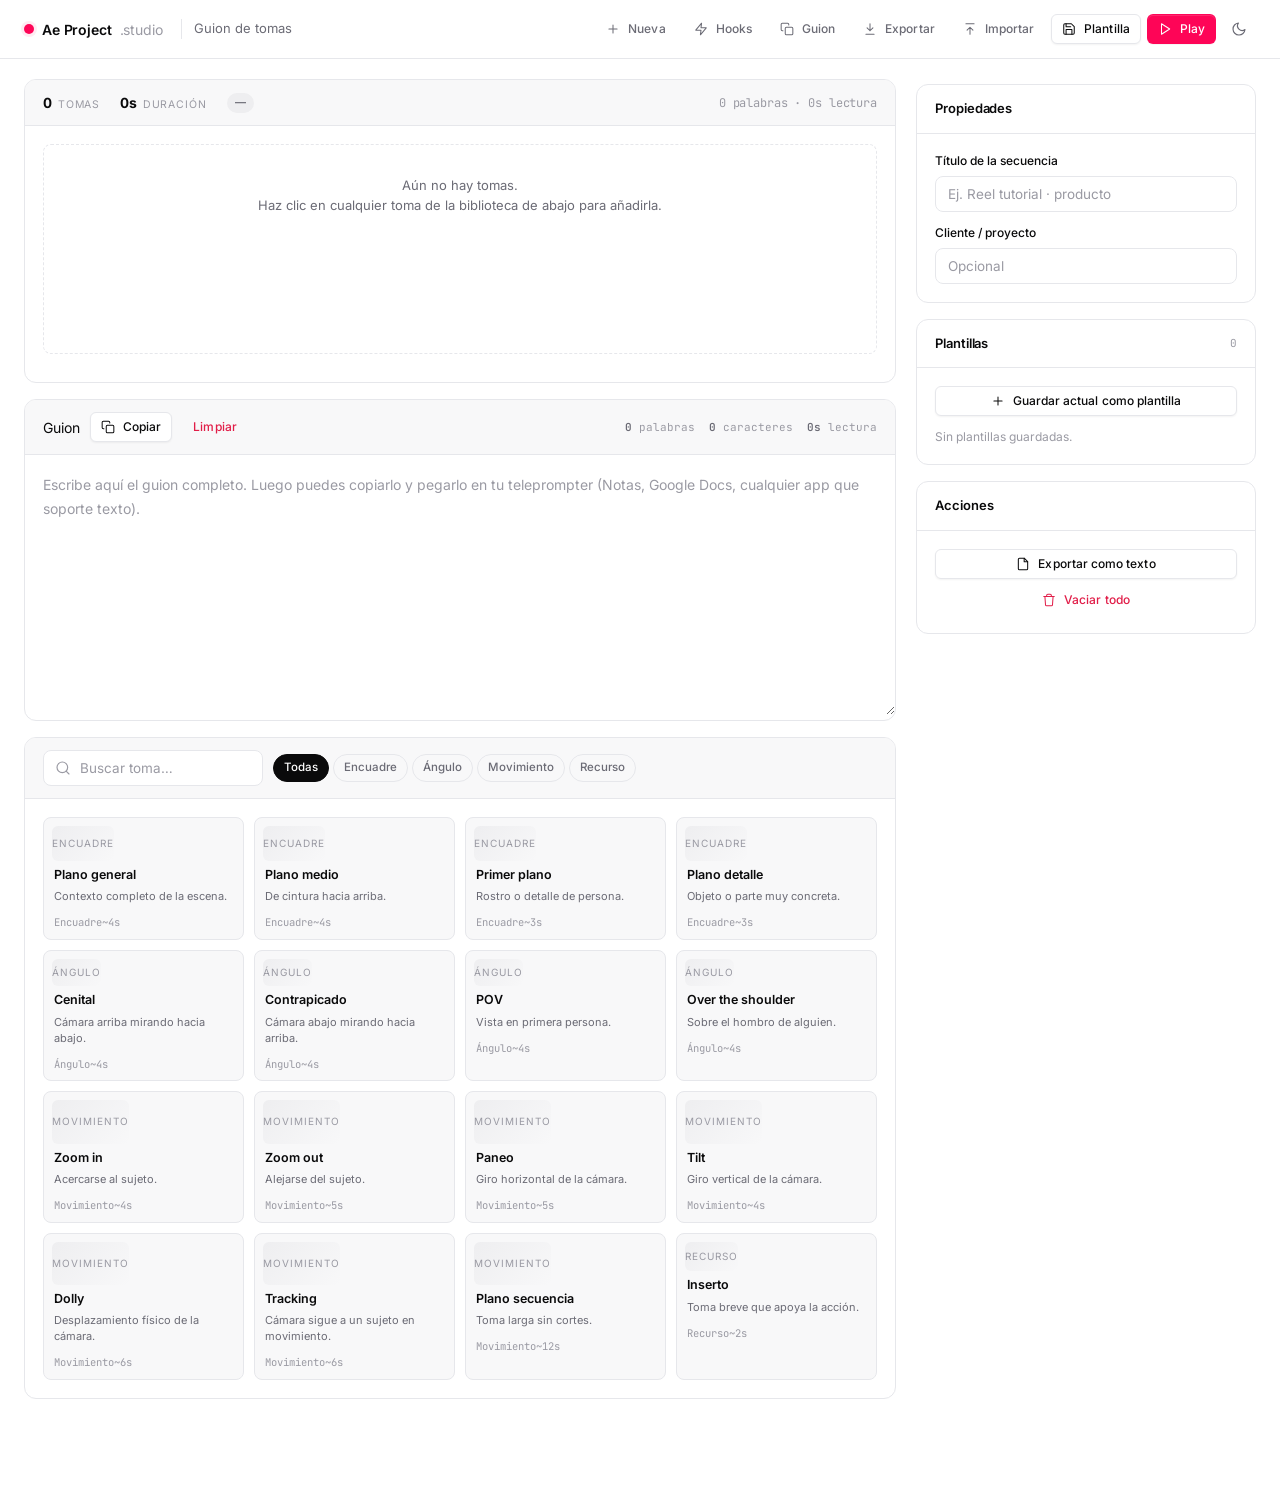
<file: guion-tomas.html>
<!DOCTYPE html>
<html lang="es" data-theme="light">
<head>
<meta charset="UTF-8" />
<meta name="viewport" content="width=device-width, initial-scale=1.0" />
<title>Guion de tomas · Ae Project .studio</title>
<link rel="preconnect" href="https://fonts.googleapis.com">
<link rel="preconnect" href="https://fonts.gstatic.com" crossorigin>
<link href="https://fonts.googleapis.com/css2?family=Inter:wght@400;500;600;700&family=JetBrains+Mono:wght@400;500&display=swap" rel="stylesheet">
<link rel="stylesheet" href="assets/base.css" />

<style>
  /* ============================================================
     Header de aplicación
     ============================================================ */
  .app-header {
    position: sticky; top: 0; z-index: 50;
    display: flex; align-items: center; gap: 14px;
    padding: 12px 24px;
    background: color-mix(in srgb, var(--bg) 82%, transparent);
    backdrop-filter: blur(14px);
    -webkit-backdrop-filter: blur(14px);
    border-bottom: 1px solid var(--border);
  }
  .app-header .brand {
    display: flex; align-items: center; gap: 8px;
    font-weight: 600; letter-spacing: -0.01em;
    color: var(--text);
  }
  .app-header .brand-dot {
    width: 10px; height: 10px; border-radius: 50%;
    background: var(--brand);
    box-shadow: 0 0 0 3px var(--brand-subtle);
  }
  .app-header .brand-name { font-size: 14px; }
  .app-header .brand-tld { color: var(--text-subtle); font-size: 14px; font-weight: 400; }
  .app-header .tool-name {
    font-size: 13px; color: var(--text-muted);
    padding-left: 12px; margin-left: 4px;
    border-left: 1px solid var(--border);
  }
  .app-header .spacer { flex: 1; }
  .app-header .actions { display: flex; gap: 6px; align-items: center; }

  .theme-toggle {
    width: 34px; height: 34px;
    display: inline-flex; align-items: center; justify-content: center;
    border-radius: var(--r-md);
    color: var(--text-muted);
    transition: all var(--dur) var(--ease);
  }
  .theme-toggle:hover { background: var(--surface-2); color: var(--text); }
  .theme-toggle .icon-sun { display: none; }
  [data-theme="dark"] .theme-toggle .icon-sun { display: block; }
  [data-theme="dark"] .theme-toggle .icon-moon { display: none; }

  /* ============================================================
     Layout
     ============================================================ */
  .gt-main {
    display: grid;
    grid-template-columns: minmax(0, 1fr) 340px;
    gap: 20px;
    padding: 20px 24px 80px;
    max-width: 1480px;
    margin: 0 auto;
    align-items: start;
  }
  /* Clave: los hijos de un grid no deben poder desbordar el track */
  .gt-main > div { min-width: 0; }

  .section {
    background: var(--surface);
    border: 1px solid var(--border);
    border-radius: var(--r-lg);
    margin-bottom: 16px;
    overflow: hidden;
    min-width: 0;
  }
  .section-head {
    display: flex; align-items: center; gap: 10px;
    padding: 14px 18px;
    border-bottom: 1px solid var(--border);
  }
  .section-head .sh-title {
    font-size: 13px; font-weight: 600;
    letter-spacing: -0.005em;
  }
  .section-head .sh-count {
    font-family: var(--font-mono);
    font-size: 11px;
    color: var(--text-subtle);
  }
  .section-head .spacer { flex: 1; }
  .section-body {
    padding: 18px;
    min-width: 0;
    overflow: hidden;
  }

  /* ============================================================
     Secuencia
     ============================================================ */
  .seq-strip {
    display: flex;
    gap: 4px;
    overflow-x: auto;
    overflow-y: hidden;
    padding-bottom: 10px;
    min-height: 220px;
    scroll-snap-type: x proximity;
    -webkit-overflow-scrolling: touch;
    touch-action: pan-x;
    min-width: 0;
    max-width: 100%;
  }
  .seq-strip::-webkit-scrollbar { height: 8px; }
  .seq-strip::-webkit-scrollbar-track {
    background: var(--surface-2);
    border-radius: 4px;
  }
  .seq-strip::-webkit-scrollbar-thumb {
    background: var(--surface-3);
    border-radius: 4px;
  }
  .seq-strip::-webkit-scrollbar-thumb:hover {
    background: var(--border-strong);
  }

  .seq-empty {
    border: 1px dashed var(--border);
    border-radius: var(--r-md);
    padding: 30px 20px;
    text-align: center;
    font-size: 13px;
    color: var(--text-muted);
    line-height: 1.55;
    width: 100%;
  }

  .seq-item {
    flex: 0 0 240px;
    background: var(--surface-2);
    border: 1px solid var(--border);
    border-radius: var(--r-md);
    padding: 8px;
    display: flex;
    flex-direction: column;
    gap: 6px;
    position: relative;
    scroll-snap-align: start;
    transition: border-color var(--dur) var(--ease),
                opacity var(--dur) var(--ease);
    overflow: hidden;
    min-width: 0;
  }
  .seq-item:hover { border-color: var(--border-strong); }
  .seq-item.grabada {
    opacity: 0.55;
  }
  .seq-item.grabada .seq-thumb::after {
    content: '✓';
    position: absolute;
    inset: 0;
    background: rgba(16, 185, 129, 0.12);
    display: flex; align-items: center; justify-content: center;
    color: var(--success);
    font-size: 40px; font-weight: 700;
    backdrop-filter: blur(1px);
  }

  /* Separador con botón de transición */
  .seq-divider {
    flex: 0 0 auto;
    display: flex;
    align-items: center;
    justify-content: center;
    position: relative;
    padding: 0 2px;
    align-self: stretch;
  }
  .seq-divider .divider-btn {
    font: inherit;
    font-size: 10.5px;
    font-weight: 500;
    color: var(--text-subtle);
    background: var(--surface);
    border: 1px solid var(--border);
    border-radius: var(--r-full);
    padding: 3px 8px;
    cursor: pointer;
    display: inline-flex;
    align-items: center;
    gap: 4px;
    transition: all var(--dur) var(--ease);
    max-width: 80px;
    white-space: nowrap;
    overflow: hidden;
    text-overflow: ellipsis;
    position: relative;
    z-index: 1;
  }
  .seq-divider .divider-btn:hover {
    background: var(--brand);
    color: #fff;
    border-color: var(--brand);
    transform: scale(1.05);
  }
  .seq-divider .divider-btn.active {
    background: var(--brand-subtle);
    color: var(--brand);
    border-color: var(--brand);
  }
  .seq-divider .divider-btn.active:hover {
    background: var(--brand);
    color: #fff;
  }

  .seq-top {
    display: flex; align-items: center; gap: 6px;
    min-width: 0;
  }
  .seq-num {
    font-family: var(--font-mono);
    font-size: 11px; font-weight: 600;
    color: var(--text-subtle);
    background: var(--surface-3);
    width: 20px; height: 20px;
    border-radius: var(--r-xs);
    display: flex; align-items: center; justify-content: center;
    flex-shrink: 0;
  }

  .chip-select {
    appearance: none;
    -webkit-appearance: none;
    font: inherit;
    font-size: 10.5px;
    font-weight: 500;
    letter-spacing: 0.02em;
    color: var(--text);
    background: var(--surface);
    border: 1px solid var(--border);
    border-radius: var(--r-full);
    height: 20px;
    padding: 0 18px 0 8px;
    cursor: pointer;
    min-width: 0;
    max-width: 100%;
    background-image: url("data:image/svg+xml,%3Csvg xmlns='http://www.w3.org/2000/svg' width='8' height='8' viewBox='0 0 24 24' fill='none' stroke='%239a9aa3' stroke-width='2.5' stroke-linecap='round'%3E%3Cpolyline points='6 9 12 15 18 9'/%3E%3C/svg%3E");
    background-repeat: no-repeat;
    background-position: right 5px center;
    text-overflow: ellipsis;
    transition: all var(--dur) var(--ease);
  }
  .chip-select:hover { border-color: var(--border-strong); }
  .chip-select:focus {
    outline: none;
    border-color: var(--brand);
    box-shadow: 0 0 0 2px var(--brand-glow);
  }
  .chip-select.marker { flex: 1; min-width: 0; }

  .chip-select.marker[data-value="hook"]       { background-color: var(--brand-subtle); color: var(--brand); border-color: transparent; }
  .chip-select.marker[data-value="contexto"]   { background-color: var(--info-subtle); color: var(--info); border-color: transparent; }
  .chip-select.marker[data-value="desarrollo"] { background-color: var(--surface-3); color: var(--text-muted); border-color: transparent; }
  .chip-select.marker[data-value="cta"]        { background-color: var(--success-subtle); color: var(--success); border-color: transparent; }
  .chip-select.marker[data-value="cierre"]     { background-color: var(--warning-subtle); color: var(--warning); border-color: transparent; }

  .seq-remove {
    width: 20px; height: 20px; padding: 0;
    display: flex; align-items: center; justify-content: center;
    border-radius: var(--r-xs);
    color: var(--text-subtle);
    flex-shrink: 0;
    transition: all var(--dur) var(--ease);
  }
  .seq-remove:hover { background: var(--danger-subtle); color: var(--danger); }

  .seq-thumb {
    aspect-ratio: 16/9;
    background: linear-gradient(135deg, var(--surface-3), var(--surface-2));
    border-radius: var(--r-sm);
    position: relative;
    overflow: hidden;
    display: flex; align-items: center; justify-content: center;
    min-width: 0;
  }
  .seq-thumb video,
  .seq-thumb iframe {
    position: absolute; inset: 0;
    width: 100%; height: 100%;
    object-fit: cover;
    border: 0;
    background: #000;
  }
  .seq-thumb .thumb-label {
    font-size: 10px;
    text-transform: uppercase;
    letter-spacing: 0.1em;
    color: var(--text-subtle);
  }
  .seq-dur {
    position: absolute;
    bottom: 6px; right: 6px;
    background: rgba(0, 0, 0, 0.72);
    color: #fff;
    font-family: var(--font-mono);
    font-size: 10.5px;
    padding: 2px 6px;
    border-radius: var(--r-xs);
    font-variant-numeric: tabular-nums;
    z-index: 2;
    letter-spacing: 0;
  }

  .seq-name {
    font-size: 12.5px;
    font-weight: 600;
    line-height: 1.3;
    color: var(--text);
    padding: 0 2px;
  }

  .seq-controls {
    display: flex;
    align-items: center;
    gap: 4px;
  }
  .seq-controls .mini {
    width: 22px; height: 22px; padding: 0;
    display: flex; align-items: center; justify-content: center;
    border-radius: var(--r-xs);
    color: var(--text-subtle);
    transition: all var(--dur) var(--ease);
  }
  .seq-controls .mini:hover { background: var(--surface-3); color: var(--text); }
  .seq-controls .mini.active { color: var(--success); background: var(--success-subtle); }
  .seq-controls .mini.danger:hover { background: var(--danger-subtle); color: var(--danger); }

  .seq-dur-input {
    width: 44px;
    height: 22px;
    padding: 0 6px;
    background: var(--surface);
    border: 1px solid var(--border);
    border-radius: var(--r-xs);
    font-family: var(--font-mono);
    font-size: 11px;
    text-align: right;
    font-variant-numeric: tabular-nums;
    color: var(--text);
  }
  .seq-dur-input:focus {
    outline: none;
    border-color: var(--brand);
    box-shadow: 0 0 0 2px var(--brand-glow);
  }
  .seq-controls .unit {
    font-family: var(--font-mono);
    font-size: 10.5px;
    color: var(--text-subtle);
  }

  .seq-nota {
    width: 100%;
    font: inherit;
    font-size: 11.5px;
    line-height: 1.5;
    color: var(--text-muted);
    background: transparent;
    border: 1px solid transparent;
    border-radius: var(--r-xs);
    padding: 4px 6px;
    resize: none;
    min-height: 44px;
    transition: all var(--dur) var(--ease);
  }
  .seq-nota::placeholder { color: var(--text-subtle); font-style: italic; }
  .seq-nota:hover { border-color: var(--border); }
  .seq-nota:focus {
    outline: none;
    background: var(--surface);
    border-color: var(--brand);
    color: var(--text);
    box-shadow: 0 0 0 2px var(--brand-glow);
  }

  .seq-summary {
    display: flex;
    align-items: center;
    gap: 20px;
    padding: 12px 18px;
    border-bottom: 1px solid var(--border);
    background: var(--surface-2);
    flex-wrap: wrap;
  }
  .seq-summary .stat {
    display: flex;
    align-items: baseline;
    gap: 6px;
  }
  .seq-summary .stat .v {
    font-size: 14px;
    font-weight: 700;
    font-variant-numeric: tabular-nums;
    letter-spacing: -0.01em;
    color: var(--text);
  }
  .seq-summary .stat .k {
    font-size: 10.5px;
    text-transform: uppercase;
    letter-spacing: 0.08em;
    color: var(--text-subtle);
  }
  .seq-summary .badge-dur.ok { background: var(--success-subtle); color: var(--success); }
  .seq-summary .badge-dur.warn { background: var(--warning-subtle); color: var(--warning); }
  .seq-summary .badge-dur.over { background: var(--danger-subtle); color: var(--danger); }

  /* ============================================================
     Guion
     ============================================================ */
  .guion-toolbar {
    display: flex;
    align-items: center;
    gap: 10px;
    padding: 12px 18px;
    border-bottom: 1px solid var(--border);
    background: var(--surface-2);
    flex-wrap: wrap;
  }
  .guion-toolbar .stats {
    display: flex;
    align-items: baseline;
    gap: 14px;
    margin-left: auto;
    font-family: var(--font-mono);
    font-size: 11px;
    color: var(--text-subtle);
  }
  .guion-toolbar .stats strong {
    color: var(--text-muted);
    font-weight: 600;
  }
  .guion-editor {
    width: 100%;
    min-height: 260px;
    font: inherit;
    font-size: 14px;
    line-height: 1.7;
    color: var(--text);
    background: transparent;
    padding: 18px;
    border: 0;
    resize: vertical;
  }
  .guion-editor:focus { outline: none; }
  .guion-editor::placeholder { color: var(--text-subtle); }

  /* ============================================================
     Biblioteca
     ============================================================ */
  .lib-toolbar {
    display: flex;
    align-items: center;
    gap: 10px;
    padding: 12px 18px;
    border-bottom: 1px solid var(--border);
    background: var(--surface-2);
    flex-wrap: wrap;
  }
  .lib-toolbar .search {
    flex: 0 0 220px;
  }
  .lib-toolbar .filters {
    display: flex; gap: 4px;
    flex-wrap: wrap;
  }
  .filter-chip {
    font: inherit;
    font-size: 11.5px;
    font-weight: 500;
    padding: 4px 10px;
    border-radius: var(--r-full);
    color: var(--text-muted);
    background: transparent;
    border: 1px solid var(--border);
    cursor: pointer;
    transition: all var(--dur) var(--ease);
  }
  .filter-chip:hover { border-color: var(--border-strong); color: var(--text); }
  .filter-chip.active {
    background: var(--text);
    color: var(--bg);
    border-color: var(--text);
  }

  .lib-grid {
    display: grid;
    grid-template-columns: repeat(auto-fill, minmax(200px, 1fr));
    gap: 10px;
    padding: 18px;
  }

  .lib-card {
    text-align: left;
    font: inherit;
    color: inherit;
    background: var(--surface-2);
    border: 1px solid var(--border);
    border-radius: var(--r-md);
    padding: 8px;
    display: flex; flex-direction: column; gap: 6px;
    cursor: pointer;
    transition: border-color var(--dur) var(--ease),
                transform var(--dur) var(--ease),
                box-shadow var(--dur) var(--ease);
  }
  .lib-card:hover {
    transform: translateY(-2px);
    border-color: transparent;
    box-shadow: var(--shadow-md);
  }
  .lib-card:active { transform: translateY(0); }
  .lib-card .lib-thumb {
    aspect-ratio: 16/9;
    background: linear-gradient(135deg, var(--surface-3), var(--surface-2));
    border-radius: var(--r-sm);
    position: relative;
    overflow: hidden;
    display: flex; align-items: center; justify-content: center;
  }
  .lib-card .lib-thumb video,
  .lib-card .lib-thumb iframe {
    position: absolute; inset: 0;
    width: 100%; height: 100%;
    object-fit: cover;
    border: 0;
    background: #000;
  }
  .lib-card .lib-thumb .thumb-label {
    font-size: 10px;
    text-transform: uppercase;
    letter-spacing: 0.1em;
    color: var(--text-subtle);
  }
  .lib-card .lib-name {
    font-size: 12.5px; font-weight: 600;
    line-height: 1.3;
    padding: 0 2px;
  }
  .lib-card .lib-desc {
    font-size: 11px;
    color: var(--text-muted);
    line-height: 1.45;
    padding: 0 2px;
    display: -webkit-box;
    -webkit-line-clamp: 2;
    -webkit-box-orient: vertical;
    overflow: hidden;
  }
  .lib-card .lib-foot {
    display: flex; align-items: center; justify-content: space-between;
    padding: 4px 2px 0;
    font-family: var(--font-mono);
    font-size: 10.5px;
    color: var(--text-subtle);
  }

  /* ============================================================
     Sidebar
     ============================================================ */
  .sidebar { position: sticky; top: 84px; min-width: 0; }
  .sidebar .field + .field { margin-top: 12px; }

  .plantillas-list { display: flex; flex-direction: column; gap: 6px; }
  .plantilla {
    display: flex;
    align-items: center;
    gap: 8px;
    padding: 8px 8px 8px 12px;
    background: var(--surface-2);
    border: 1px solid var(--border);
    border-radius: var(--r-sm);
    font-size: 12.5px;
    transition: all var(--dur) var(--ease);
  }
  .plantilla:hover { border-color: var(--border-strong); }
  .plantilla .pl-name {
    flex: 1;
    overflow: hidden; text-overflow: ellipsis; white-space: nowrap;
    color: var(--text);
  }
  .plantilla .pl-meta {
    font-family: var(--font-mono);
    font-size: 10px;
    color: var(--text-subtle);
    flex-shrink: 0;
  }
  .plantilla button {
    width: 22px; height: 22px; padding: 0;
    display: flex; align-items: center; justify-content: center;
    border-radius: var(--r-xs);
    color: var(--text-subtle);
    transition: all var(--dur) var(--ease);
    flex-shrink: 0;
  }
  .plantilla button:hover { background: var(--surface-3); color: var(--text); }
  .plantilla button.danger:hover { background: var(--danger-subtle); color: var(--danger); }

  /* ============================================================
     Modo reproducción
     ============================================================ */
  #play {
    position: fixed; inset: 0;
    z-index: 200;
    background: #05070a;
    color: #fff;
    display: none;
    flex-direction: column;
  }
  #play.on { display: flex; }
  #play .play-top {
    display: flex; align-items: center; gap: 12px;
    padding: 16px 24px;
    border-bottom: 1px solid rgba(255, 255, 255, 0.08);
  }
  #play .play-top .play-title { font-weight: 600; font-size: 14px; }
  #play .play-top .play-counter {
    font-family: var(--font-mono);
    font-size: 12px;
    color: rgba(255, 255, 255, 0.6);
    font-variant-numeric: tabular-nums;
  }
  #play .play-top .spacer { flex: 1; }
  #play .play-top button {
    background: rgba(255, 255, 255, 0.06);
    color: rgba(255, 255, 255, 0.85);
    border: 1px solid rgba(255, 255, 255, 0.08);
    padding: 6px 12px;
    border-radius: var(--r-md);
    font-size: 12.5px;
    cursor: pointer;
    transition: all var(--dur) var(--ease);
  }
  #play .play-top button:hover { background: rgba(255, 255, 255, 0.12); color: #fff; }

  #play .play-stage {
    flex: 1;
    display: flex;
    flex-direction: column;
    align-items: center;
    justify-content: center;
    padding: 24px;
    gap: 20px;
    min-height: 0;
  }
  #play .play-screen {
    width: min(1100px, 100%);
    aspect-ratio: 16/9;
    background: #0b0d10;
    border: 1px solid rgba(255, 255, 255, 0.08);
    border-radius: var(--r-lg);
    position: relative;
    overflow: hidden;
    display: flex; align-items: center; justify-content: center;
  }
  #play .play-screen video,
  #play .play-screen iframe {
    position: absolute; inset: 0;
    width: 100%; height: 100%;
    object-fit: contain;
    border: 0;
    background: #000;
  }
  #play .play-screen .ph {
    color: rgba(255, 255, 255, 0.3);
    font-size: 12px;
    text-transform: uppercase;
    letter-spacing: 0.2em;
  }
  #play .play-info {
    text-align: center;
    max-width: 720px;
    display: flex; flex-direction: column; gap: 8px;
    align-items: center;
  }
  #play .play-info .play-marcador {
    font-size: 10.5px;
    font-weight: 600;
    letter-spacing: 0.12em;
    text-transform: uppercase;
    padding: 3px 10px;
    border-radius: var(--r-full);
    background: rgba(255, 255, 255, 0.08);
    color: rgba(255, 255, 255, 0.7);
  }
  #play .play-info .play-name {
    font-size: 20px;
    font-weight: 600;
    letter-spacing: -0.01em;
  }
  #play .play-info .play-nota {
    font-size: 14px;
    color: rgba(255, 255, 255, 0.7);
    line-height: 1.55;
    white-space: pre-wrap;
  }
  #play .play-progress {
    height: 3px;
    background: rgba(255, 255, 255, 0.08);
    border-radius: 2px;
    overflow: hidden;
    margin: 0 24px;
  }
  #play .play-progress .bar {
    height: 100%;
    background: var(--brand);
    transition: width 260ms var(--ease);
  }
  #play .play-controls {
    display: flex;
    align-items: center;
    justify-content: center;
    gap: 8px;
    padding: 16px 24px 22px;
  }
  #play .play-controls button {
    background: rgba(255, 255, 255, 0.06);
    color: #fff;
    border: 1px solid rgba(255, 255, 255, 0.1);
    padding: 9px 16px;
    border-radius: var(--r-md);
    font-size: 13px;
    cursor: pointer;
    display: inline-flex;
    align-items: center;
    gap: 6px;
    transition: all var(--dur) var(--ease);
  }
  #play .play-controls button:hover { background: rgba(255, 255, 255, 0.14); }
  #play .play-controls button:disabled { opacity: 0.3; cursor: not-allowed; }
  #play .play-hint {
    text-align: center;
    padding: 0 24px 16px;
    font-family: var(--font-mono);
    font-size: 10.5px;
    color: rgba(255, 255, 255, 0.35);
    letter-spacing: 0.05em;
  }

  /* ============================================================
     Modal
     ============================================================ */
  .modal-head {
    display: flex; align-items: flex-start; gap: 12px;
    margin-bottom: 10px;
  }
  .modal-title {
    flex: 1;
    font-size: 16px; font-weight: 600;
    letter-spacing: -0.01em;
    line-height: 1.3;
  }
  .modal-x {
    width: 28px; height: 28px;
    margin: -4px -4px 0 0;
    display: flex; align-items: center; justify-content: center;
    border-radius: var(--r-sm);
    color: var(--text-subtle);
    transition: all var(--dur) var(--ease);
  }
  .modal-x:hover { background: var(--surface-2); color: var(--text); }
  .modal-body {
    font-size: 13.5px; color: var(--text-muted);
    line-height: 1.55;
    margin-bottom: 20px;
  }
  .modal-input { margin-bottom: 20px; }
  .modal-actions {
    display: flex; justify-content: flex-end; gap: 8px;
  }

  /* ============================================================
     Picker de transiciones
     ============================================================ */
  #transPicker .modal-panel {
    width: min(680px, calc(100% - 32px));
    max-height: calc(100vh - 40px);
    display: flex;
    flex-direction: column;
    overflow: hidden;
    padding: 20px;
  }
  #transPicker .modal-head { flex-shrink: 0; }
  #transPicker .modal-body { flex-shrink: 0; margin-bottom: 14px; }

  .trans-grid {
    flex: 1;
    min-height: 0;
    overflow-y: auto;
    overflow-x: hidden;
    display: grid;
    grid-template-columns: repeat(2, 1fr);
    gap: 8px;
    padding-right: 6px;
    -webkit-overflow-scrolling: touch;
  }
  .trans-grid::-webkit-scrollbar { width: 6px; }
  .trans-grid::-webkit-scrollbar-thumb {
    background: var(--surface-3);
    border-radius: 3px;
  }
  @media (min-width: 560px) {
    .trans-grid { grid-template-columns: repeat(3, 1fr); }
  }

  .trans-opt {
    text-align: left;
    font: inherit;
    color: inherit;
    background: var(--surface-2);
    border: 1px solid var(--border);
    border-radius: var(--r-md);
    padding: 10px;
    display: flex;
    flex-direction: column;
    gap: 6px;
    cursor: pointer;
    transition: all var(--dur) var(--ease);
  }
  .trans-opt:hover {
    border-color: var(--border-strong);
    transform: translateY(-1px);
  }
  .trans-opt.active {
    border-color: var(--brand);
    background: var(--brand-subtle);
  }
  .trans-opt .icon-prev {
    aspect-ratio: 16/9;
    min-height: 58px;
    background: var(--surface-3);
    border-radius: var(--r-sm);
    display: flex;
    align-items: center;
    justify-content: center;
    color: var(--text-subtle);
    overflow: hidden;
    position: relative;
  }
  .trans-opt.active .icon-prev { color: var(--brand); }
  .trans-opt .icon-prev svg {
    width: 38px;
    height: 38px;
    fill: none;
    stroke: currentColor;
    stroke-width: 1.5;
    stroke-linecap: round;
    stroke-linejoin: round;
  }
  .trans-opt .icon-prev video,
  .trans-opt .icon-prev iframe {
    position: absolute;
    inset: 0;
    width: 100%;
    height: 100%;
    object-fit: cover;
    border: 0;
  }
  .trans-opt .t-name {
    font-size: 12.5px;
    font-weight: 600;
    color: var(--text);
    line-height: 1.2;
  }
  .trans-opt .t-hint {
    font-size: 10.5px;
    color: var(--text-muted);
    line-height: 1.4;
  }

  /* ============================================================
     Toast host
     ============================================================ */
  .toast-host {
    position: fixed;
    bottom: 24px; right: 24px;
    z-index: 400;
    display: flex; flex-direction: column; gap: 8px;
    pointer-events: none;
  }
  .toast-host .toast {
    pointer-events: auto;
    animation: toastIn 260ms var(--ease);
  }
  @keyframes toastIn {
    from { opacity: 0; transform: translateY(12px) scale(0.98); }
  }

  /* ============================================================
     Responsive
     ============================================================ */
  @media (max-width: 1080px) {
    .gt-main {
      grid-template-columns: minmax(0, 1fr);
      padding: 16px;
    }
    .sidebar { position: static; }
    .app-header { padding: 10px 16px; flex-wrap: wrap; }
    .app-header .tool-name { display: none; }
  }
  @media (max-width: 520px) {
    .lib-toolbar .search { flex: 1 1 100%; }
    .app-header .actions .label-hide { display: none; }
    .seq-summary { gap: 12px; }
    .section-body { padding: 14px; }
    .seq-item { flex: 0 0 210px; }
    .gt-main { padding: 12px; }
  }
</style>
</head>

<body>

<!-- ============================================================ HEADER -->
<header class="app-header">
  <a href="index.html" class="brand">
    <span class="brand-dot"></span>
    <span class="brand-name">Ae Project</span>
    <span class="brand-tld">.studio</span>
  </a>
  <span class="tool-name">Guion de tomas</span>
  <div class="spacer"></div>

  <div class="actions">
    <button class="btn btn-ghost btn-sm" id="btnNueva" title="Nueva secuencia">
      <svg class="icon icon-sm" viewBox="0 0 24 24"><path d="M12 5v14M5 12h14"/></svg>
      <span class="label-hide">Nueva</span>
    </button>
    <button class="btn btn-ghost btn-sm" id="btnHooks" title="Biblioteca de hooks">
      <svg class="icon icon-sm" viewBox="0 0 24 24"><polygon points="13 2 3 14 12 14 11 22 21 10 12 10 13 2"/></svg>
      <span class="label-hide">Hooks</span>
    </button>
    <button class="btn btn-ghost btn-sm" id="btnCopiarGuion" title="Copiar guion">
      <svg class="icon icon-sm" viewBox="0 0 24 24"><rect x="9" y="9" width="13" height="13" rx="2"/><path d="M5 15H4a2 2 0 0 1-2-2V4a2 2 0 0 1 2-2h9a2 2 0 0 1 2 2v1"/></svg>
      <span class="label-hide">Guion</span>
    </button>
    <button class="btn btn-ghost btn-sm" id="btnExportar" title="Exportar JSON">
      <svg class="icon icon-sm" viewBox="0 0 24 24"><path d="M12 3v12M7 10l5 5 5-5M5 21h14"/></svg>
      <span class="label-hide">Exportar</span>
    </button>
    <button class="btn btn-ghost btn-sm" id="btnImportar" title="Importar JSON">
      <svg class="icon icon-sm" viewBox="0 0 24 24"><path d="M12 21V9M7 14l5-5 5 5M5 3h14"/></svg>
      <span class="label-hide">Importar</span>
    </button>
    <button class="btn btn-secondary btn-sm" id="btnGuardarPlantilla" title="Guardar como plantilla">
      <svg class="icon icon-sm" viewBox="0 0 24 24"><path d="M19 21H5a2 2 0 0 1-2-2V5a2 2 0 0 1 2-2h11l5 5v11a2 2 0 0 1-2 2z"/><polyline points="17 21 17 13 7 13 7 21"/><polyline points="7 3 7 8 15 8"/></svg>
      <span class="label-hide">Plantilla</span>
    </button>
    <button class="btn btn-primary btn-sm" id="btnPlay" title="Reproducir secuencia">
      <svg class="icon icon-sm" viewBox="0 0 24 24" fill="currentColor" stroke="none"><polygon points="6 3 20 12 6 21"/></svg>
      Play
    </button>

    <button class="theme-toggle" id="themeToggle" aria-label="Cambiar tema">
      <svg class="icon icon-moon" viewBox="0 0 24 24"><path d="M21 12.79A9 9 0 1 1 11.21 3 7 7 0 0 0 21 12.79z"/></svg>
      <svg class="icon icon-sun" viewBox="0 0 24 24"><circle cx="12" cy="12" r="4"/><path d="M12 2v2M12 20v2M4.93 4.93l1.41 1.41M17.66 17.66l1.41 1.41M2 12h2M20 12h2M6.34 17.66l-1.41 1.41M19.07 4.93l-1.41 1.41"/></svg>
    </button>
  </div>
</header>

<!-- ============================================================ MAIN -->
<main class="gt-main">

  <!-- ============ COLUMNA PRINCIPAL ============ -->
  <div>

    <!-- ---------- SECUENCIA ---------- -->
    <section class="section">
      <div class="seq-summary">
        <div class="stat">
          <span class="v" id="statTomas">0</span>
          <span class="k">tomas</span>
        </div>
        <div class="stat">
          <span class="v" id="statDuracion">0s</span>
          <span class="k">duración</span>
        </div>
        <span class="badge badge-dur ok" id="badgeDur">—</span>
        <div class="spacer" style="flex:1"></div>
        <span class="mono" style="color:var(--text-subtle)" id="statRead">0 palabras</span>
      </div>

      <div class="section-body">
        <div class="seq-strip" id="seqStrip">
          <div class="seq-empty">
            Aún no hay tomas.<br>
            Haz clic en cualquier toma de la biblioteca de abajo para añadirla.
          </div>
        </div>
      </div>
    </section>

    <!-- ---------- GUION ---------- -->
    <section class="section">
      <div class="guion-toolbar">
        <span class="sh-title">Guion</span>
        <button class="btn btn-secondary btn-sm" id="btnCopiarGuion2">
          <svg class="icon icon-sm" viewBox="0 0 24 24"><rect x="9" y="9" width="13" height="13" rx="2"/><path d="M5 15H4a2 2 0 0 1-2-2V4a2 2 0 0 1 2-2h9a2 2 0 0 1 2 2v1"/></svg>
          Copiar
        </button>
        <button class="btn btn-ghost btn-sm" id="btnLimpiarGuion" style="color:var(--danger)">
          Limpiar
        </button>
        <div class="stats">
          <span><strong id="statWords">0</strong> palabras</span>
          <span><strong id="statChars">0</strong> caracteres</span>
          <span><strong id="statReadTime">0:00</strong> lectura</span>
        </div>
      </div>
      <textarea
        class="guion-editor"
        id="guionEditor"
        placeholder="Escribe aquí el guion completo. Luego puedes copiarlo y pegarlo en tu teleprompter (Notas, Google Docs, cualquier app que soporte texto)."
      ></textarea>
    </section>

    <!-- ---------- BIBLIOTECA ---------- -->
    <section class="section">
      <div class="lib-toolbar">
        <div class="search">
          <div class="input-wrap">
            <svg class="icon input-icon" viewBox="0 0 24 24"><circle cx="11" cy="11" r="8"/><path d="M21 21l-4.35-4.35"/></svg>
            <input class="input with-icon" id="libSearch" placeholder="Buscar toma…" />
          </div>
        </div>
        <div class="filters" id="libFilters"></div>
      </div>
      <div class="lib-grid" id="libGrid"></div>
    </section>

  </div>

  <!-- ============ SIDEBAR ============ -->
  <aside class="sidebar">

    <section class="section">
      <div class="section-head">
        <span class="sh-title">Propiedades</span>
      </div>
      <div class="section-body">
        <div class="field">
          <label class="field-label">Título de la secuencia</label>
          <input class="input" type="text" id="titulo" placeholder="Ej. Reel tutorial · producto" />
        </div>
        <div class="field">
          <label class="field-label">Cliente / proyecto</label>
          <input class="input" type="text" id="cliente" placeholder="Opcional" />
        </div>
      </div>
    </section>

    <section class="section">
      <div class="section-head">
        <span class="sh-title">Plantillas</span>
        <div class="spacer"></div>
        <span class="sh-count" id="badgePlantillas">0</span>
      </div>
      <div class="section-body">
        <button class="btn btn-secondary btn-sm" id="btnNuevaPlantilla" style="width:100%;margin-bottom:12px">
          <svg class="icon icon-sm" viewBox="0 0 24 24"><path d="M12 5v14M5 12h14"/></svg>
          Guardar actual como plantilla
        </button>
        <div class="plantillas-list" id="plantillasList"></div>
      </div>
    </section>

    <section class="section">
      <div class="section-head">
        <span class="sh-title">Acciones</span>
      </div>
      <div class="section-body" style="display:flex;flex-direction:column;gap:6px">
        <button class="btn btn-secondary btn-sm" id="btnExportarTexto">
          <svg class="icon icon-sm" viewBox="0 0 24 24"><path d="M14 2H6a2 2 0 0 0-2 2v16a2 2 0 0 0 2 2h12a2 2 0 0 0 2-2V8z"/><polyline points="14 2 14 8 20 8"/></svg>
          Exportar como texto
        </button>
        <button class="btn btn-ghost btn-sm" id="btnLimpiarTodo" style="color:var(--danger)">
          <svg class="icon icon-sm" viewBox="0 0 24 24"><path d="M3 6h18M8 6V4a2 2 0 0 1 2-2h4a2 2 0 0 1 2 2v2M19 6l-1 14a2 2 0 0 1-2 2H8a2 2 0 0 1-2-2L5 6"/></svg>
          Vaciar todo
        </button>
      </div>
    </section>

  </aside>

</main>

<!-- ============================================================ PLAY MODE -->
<div id="play">
  <div class="play-top">
    <span class="play-title" id="playTitle">—</span>
    <span class="play-counter" id="playCounter">0 / 0</span>
    <div class="spacer"></div>
    <button id="btnClosePlay">Salir (Esc)</button>
  </div>
  <div class="play-stage">
    <div class="play-screen" id="playScreen"></div>
    <div class="play-info">
      <span class="play-marcador" id="playMarcador" hidden></span>
      <div class="play-name" id="playName">—</div>
      <div class="play-nota" id="playNota"></div>
    </div>
  </div>
  <div class="play-progress"><div class="bar" id="playBar" style="width:0"></div></div>
  <div class="play-controls">
    <button id="btnPrev">
      <svg class="icon icon-sm" viewBox="0 0 24 24"><polyline points="15 18 9 12 15 6"/></svg>
      Anterior
    </button>
    <button id="btnNext">
      Siguiente
      <svg class="icon icon-sm" viewBox="0 0 24 24"><polyline points="9 18 15 12 9 6"/></svg>
    </button>
  </div>
  <div class="play-hint">← → navegar · Esc salir · Inicio/Fin saltar</div>
</div>

<!-- ============================================================ MODAL GENÉRICO -->
<div class="modal" id="appModal" role="dialog" aria-modal="true">
  <div class="modal-backdrop" data-close></div>
  <div class="modal-panel">
    <div class="modal-head">
      <h3 class="modal-title" id="modalTitle"></h3>
      <button class="modal-x" data-close aria-label="Cerrar">
        <svg class="icon icon-sm" viewBox="0 0 24 24"><path d="M18 6L6 18M6 6l12 12"/></svg>
      </button>
    </div>
    <p class="modal-body" id="modalBody"></p>
    <div class="modal-input" id="modalInputWrap" hidden>
      <input class="input" id="modalInput" />
    </div>
    <div class="modal-actions">
      <button class="btn btn-ghost" data-close id="modalCancel">Cancelar</button>
      <button class="btn btn-primary" id="modalConfirm">Confirmar</button>
    </div>
  </div>
</div>

<!-- ============================================================ TRANS PICKER -->
<div class="modal" id="transPicker" role="dialog" aria-modal="true">
  <div class="modal-backdrop" data-close></div>
  <div class="modal-panel">
    <div class="modal-head">
      <h3 class="modal-title">Elegir transición</h3>
      <button class="modal-x" data-close aria-label="Cerrar">
        <svg class="icon icon-sm" viewBox="0 0 24 24"><path d="M18 6L6 18M6 6l12 12"/></svg>
      </button>
    </div>
    <p class="modal-body">Cómo entra esta toma respecto a la anterior.</p>
    <div class="trans-grid" id="transGrid"></div>
  </div>
</div>

<div class="toast-host" id="toastHost"></div>

<script src="assets/utils.js"></script>
<script>
/* ============================================================
   BIBLIOTECA DE TOMAS

   📹 CÓMO AÑADIR VÍDEOS DE EJEMPLO

   El campo "video" acepta tres formatos:

   1) Vacío ("") → placeholder gris con el nombre del tipo.
      Ideal mientras no tengas clips grabados.

   2) Archivo local → "clips/cenital.mp4"
      Crea una carpeta "clips/" junto a este archivo HTML y
      mete los MP4 ahí. Se reproducen en bucle, silenciados.

   3) YouTube embed → "https://www.youtube.com/embed/VIDEO_ID"
      Toma el ID del video (la parte después de watch?v= en la URL).

   📐 DURACIÓN SUGERIDA
   "duracion" es en segundos. Es solo un valor por defecto que
   aparece al añadir la toma a la secuencia.
   ============================================================ */
const SHOTS = [
  { id:"general",     cat:"Encuadre",   nombre:"Plano general",     descripcion:"Contexto completo de la escena.",              cuando_usar:"Presentar el lugar y la situación.",                  video:"", duracion:4,  tags:["contexto"] },
  { id:"medio",       cat:"Encuadre",   nombre:"Plano medio",       descripcion:"De cintura hacia arriba.",                    cuando_usar:"Diálogo, presentación, talking head.",                video:"", duracion:4,  tags:["persona"] },
  { id:"primer-plano",cat:"Encuadre",   nombre:"Primer plano",      descripcion:"Rostro o detalle de persona.",                cuando_usar:"Emoción, énfasis, reacción.",                         video:"", duracion:3,  tags:["persona","emoción"] },
  { id:"detalle",     cat:"Encuadre",   nombre:"Plano detalle",     descripcion:"Objeto o parte muy concreta.",                cuando_usar:"Insertos, texturas, manos, producto.",                video:"", duracion:3,  tags:["inserto"] },

  { id:"cenital",     cat:"Ángulo",     nombre:"Cenital",           descripcion:"Cámara arriba mirando hacia abajo.",           cuando_usar:"Mesas, patrones, mapas, comida, flat lay.",           video:"", duracion:4,  tags:["aéreo"] },
  { id:"contrapicado",cat:"Ángulo",     nombre:"Contrapicado",      descripcion:"Cámara abajo mirando hacia arriba.",           cuando_usar:"Dar poder, dramatismo o altura.",                     video:"", duracion:4,  tags:["drama"] },
  { id:"pov",         cat:"Ángulo",     nombre:"POV",               descripcion:"Vista en primera persona.",                   cuando_usar:"Inmersión, tutoriales, videojuegos.",                 video:"", duracion:4,  tags:["inmersivo"] },
  { id:"ots",         cat:"Ángulo",     nombre:"Over the shoulder", descripcion:"Sobre el hombro de alguien.",                 cuando_usar:"Conversaciones, pantallas, escritorios.",             video:"", duracion:4,  tags:["conversación"] },

  { id:"zoom-in",     cat:"Movimiento", nombre:"Zoom in",           descripcion:"Acercarse al sujeto.",                        cuando_usar:"Dirigir atención a un detalle.",                      video:"", duracion:4,  tags:["zoom"] },
  { id:"zoom-out",    cat:"Movimiento", nombre:"Zoom out",          descripcion:"Alejarse del sujeto.",                        cuando_usar:"Revelar contexto, cerrar una idea.",                  video:"", duracion:5,  tags:["zoom"] },
  { id:"paneo",       cat:"Movimiento", nombre:"Paneo",             descripcion:"Giro horizontal de la cámara.",               cuando_usar:"Mostrar un espacio amplio, panorámica.",              video:"", duracion:5,  tags:["horizontal"] },
  { id:"tilt",        cat:"Movimiento", nombre:"Tilt",              descripcion:"Giro vertical de la cámara.",                 cuando_usar:"Revelar altura, edificios, cuerpos.",                 video:"", duracion:4,  tags:["vertical"] },
  { id:"dolly",       cat:"Movimiento", nombre:"Dolly",             descripcion:"Desplazamiento físico de la cámara.",         cuando_usar:"Sensación cinematográfica, entrada de personaje.",    video:"", duracion:6,  tags:["cine"] },
  { id:"tracking",    cat:"Movimiento", nombre:"Tracking",          descripcion:"Cámara sigue a un sujeto en movimiento.",     cuando_usar:"Acción, caminatas, deportes.",                        video:"", duracion:6,  tags:["acción"] },
  { id:"secuencia",   cat:"Movimiento", nombre:"Plano secuencia",   descripcion:"Toma larga sin cortes.",                      cuando_usar:"Momentos inmersivos y continuos.",                    video:"", duracion:12, tags:["largo"] },

  { id:"inserto",     cat:"Recurso",    nombre:"Inserto",           descripcion:"Toma breve que apoya la acción.",             cuando_usar:"Ritmo, transición, detalle entre tomas largas.",      video:"", duracion:2,  tags:["corto"] },
];

/* ============================================================
   MARCADORES
   ============================================================ */
const MARCADORES = [
  { id:"hook",       label:"Hook" },
  { id:"contexto",   label:"Contexto" },
  { id:"desarrollo", label:"Desarrollo" },
  { id:"cta",        label:"CTA" },
  { id:"cierre",     label:"Cierre" },
];

/* ============================================================
   TRANSICIONES

   📹 Puedes añadir un vídeo de ejemplo en el campo "video"
   (archivo local "clips/xyz.mp4" o embed de YouTube). Mientras
   esté vacío, se muestra un icono SVG esquemático.
   ============================================================ */
const TRANSICIONES = [
  { id:"cut",        label:"Corte",           desc:"Cambio directo sin efecto. El más común.",       icon:'<line x1="12" y1="4" x2="12" y2="20"/><line x1="3" y1="12" x2="9" y2="12"/><line x1="15" y1="12" x2="21" y2="12"/>', video:"" },
  { id:"fade",       label:"Fundido",         desc:"Aparece desde negro. Ritmo pausado, cierre de escena.", icon:'<rect x="3" y="3" width="18" height="18" rx="2" opacity="0.2"/><rect x="7" y="7" width="10" height="10" rx="1"/>', video:"" },
  { id:"cross",      label:"Cross dissolve",  desc:"Una toma se disuelve en la siguiente. Suave, cinematográfico.", icon:'<circle cx="9" cy="12" r="6" opacity="0.45"/><circle cx="15" cy="12" r="6" opacity="0.45"/>', video:"" },
  { id:"dip-black",  label:"Dip to black",    desc:"Baja a negro y sube. Separa capítulos o bloques.", icon:'<rect x="3" y="3" width="5" height="18"/><rect x="16" y="3" width="5" height="18"/><rect x="10" y="10" width="4" height="4"/>', video:"" },
  { id:"whip",       label:"Whip pan",        desc:"Barrido lateral rápido. Energía, cambio de escena.", icon:'<path d="M3 12h18"/><polyline points="15 8 19 12 15 16"/><polyline points="9 8 5 12 9 16"/>', video:"" },
  { id:"zoom-blur",  label:"Zoom blur",       desc:"Zoom rápido con desenfoque. Impacto musical.", icon:'<circle cx="12" cy="12" r="2.5"/><circle cx="12" cy="12" r="5.5" opacity="0.5"/><circle cx="12" cy="12" r="9" opacity="0.25"/>', video:"" },
  { id:"match",      label:"Match cut",       desc:"Dos tomas comparten forma o movimiento. Elegante, requiere planificación.", icon:'<circle cx="9" cy="12" r="4"/><circle cx="15" cy="12" r="4" opacity="0.5"/>', video:"" },
  { id:"glitch",     label:"Glitch",          desc:"Interferencia digital. Tech, error, drama.", icon:'<path d="M3 8h10"/><path d="M15 8h6"/><path d="M3 12h18"/><path d="M3 16h5"/><path d="M10 16h11"/>', video:"" },
  { id:"slide",      label:"Slide",           desc:"La nueva toma entra deslizándose desde un lado.", icon:'<rect x="3" y="6" width="9" height="12" rx="1"/><path d="M15 12h6"/><polyline points="18 9 21 12 18 15"/>', video:"" },
  { id:"morph",      label:"Morph",           desc:"Una forma se transforma en otra. Muy fluido, requiere trabajo en post.", icon:'<path d="M4 12c0-3.5 3.5-6 8-6s8 2.5 8 6-3.5 6-8 6-8-2.5-8-6z" opacity="0.45"/><circle cx="12" cy="12" r="2.5"/>', video:"" },
  { id:"flash",      label:"Flash",           desc:"Destello blanco. Impacto en un beat.", icon:'<polygon points="12 3 14 10 21 12 14 14 12 21 10 14 3 12 10 10"/>', video:"" },
  { id:"spin",       label:"Spin",            desc:"Rotación rápida. Dinamismo, cambio de nivel o energía.", icon:'<path d="M21 12a9 9 0 1 1-2.64-6.36"/><polyline points="21 3 21 9 15 9"/>', video:"" },
];

/* ============================================================
   ESTADO
   ============================================================ */
const LS_KEY = "guion-tomas-v1";

let state = {
  titulo: "",
  cliente: "",
  guion: "",
  items: [],
  plantillas: [],
};

function save() { store.set(LS_KEY, state); }
function load() {
  const s = store.get(LS_KEY);
  if (s) state = { ...state, ...s };
}

const shot = id => SHOTS.find(s => s.id === id);
const marcador = id => MARCADORES.find(m => m.id === id);
const transicion = id => TRANSICIONES.find(t => t.id === id);

/* ============================================================
   HELPERS
   ============================================================ */
const fmtDur = s => {
  s = Math.max(0, Math.round(Number(s) || 0));
  if (s < 60) return s + "s";
  const m = Math.floor(s / 60);
  const r = s % 60;
  return r === 0 ? m + "m" : m + "m " + r + "s";
};

const isYT = url => /youtube\.com|youtu\.be/.test(url || "");

function thumbHTML(video, tipo) {
  if (!video) return `<div class="thumb-label">${escapeHTML(tipo || "—")}</div>`;
  if (isYT(video)) {
    const id = (video.split("/").pop() || "").split("?")[0];
    return `<iframe src="${video}?mute=1&controls=0&loop=1&playlist=${id}" allow="autoplay; encrypted-media" loading="lazy"></iframe>`;
  }
  return `<video src="${escapeHTML(video)}" muted loop playsinline preload="metadata"></video>`;
}

function autoResize(el) {
  el.style.height = 'auto';
  el.style.height = el.scrollHeight + 'px';
}

/* ============================================================
   MODAL GENÉRICO
   ============================================================ */
const Modal = (() => {
  const el = () => $('#appModal');
  let onConfirmCb = null;
  let keyHandler = null;

  function open({ title, body, input, placeholder, defaultValue, confirmLabel = 'Confirmar', cancelLabel = 'Cancelar', danger = false, onConfirm }) {
    $('#modalTitle').textContent = title || '';
    const bodyEl = $('#modalBody');
    bodyEl.textContent = body || '';
    bodyEl.hidden = !body;

    const inputWrap = $('#modalInputWrap');
    const inputEl = $('#modalInput');
    if (input) {
      inputWrap.hidden = false;
      inputEl.placeholder = placeholder || '';
      inputEl.value = defaultValue || '';
    } else {
      inputWrap.hidden = true;
      inputEl.value = '';
    }

    const confirmBtn = $('#modalConfirm');
    confirmBtn.textContent = confirmLabel;
    confirmBtn.className = 'btn ' + (danger ? 'btn-danger' : 'btn-primary');
    $('#modalCancel').textContent = cancelLabel;

    onConfirmCb = onConfirm;
    el().classList.add('on');
    setTimeout(() => {
      if (input) { inputEl.focus(); inputEl.select(); }
      else confirmBtn.focus();
    }, 60);

    keyHandler = (e) => {
      if (e.key === 'Escape') { e.preventDefault(); close(); }
      else if (e.key === 'Enter' && e.target && e.target.id !== 'modalCancel') {
        e.preventDefault();
        triggerConfirm();
      }
    };
    document.addEventListener('keydown', keyHandler);
  }

  function triggerConfirm() {
    const hasInput = !$('#modalInputWrap').hidden;
    const value = hasInput ? $('#modalInput').value.trim() : null;
    const result = onConfirmCb ? onConfirmCb(value) : true;
    if (result !== false) close();
  }

  function close() {
    el().classList.remove('on');
    onConfirmCb = null;
    if (keyHandler) document.removeEventListener('keydown', keyHandler);
    keyHandler = null;
  }

  function init() {
    el().querySelectorAll('[data-close]').forEach(n => n.addEventListener('click', close));
    $('#modalConfirm').addEventListener('click', triggerConfirm);
  }
  return { open, close, init };
})();

/* ============================================================
   TOAST
   ============================================================ */
function toast(title, desc = '', variant = 'brand') {
  const icons = {
    brand:   '<svg class="icon toast-icon" viewBox="0 0 24 24"><path d="M12 2v6l4 2"/><path d="M4 12a8 8 0 1 0 16 0 8 8 0 0 0-16 0z"/></svg>',
    success: '<svg class="icon toast-icon" viewBox="0 0 24 24"><path d="M22 11.08V12a10 10 0 1 1-5.93-9.14"/><polyline points="22 4 12 14.01 9 11.01"/></svg>',
    danger:  '<svg class="icon toast-icon" viewBox="0 0 24 24"><circle cx="12" cy="12" r="10"/><path d="M12 8v4M12 16h.01"/></svg>',
    info:    '<svg class="icon toast-icon" viewBox="0 0 24 24"><circle cx="12" cy="12" r="10"/><path d="M12 16v-4M12 8h.01"/></svg>',
  };
  const el = document.createElement('div');
  el.className = `toast ${variant}`;
  el.innerHTML = `
    ${icons[variant] || icons.info}
    <div style="flex:1">
      <div class="toast-title">${escapeHTML(title)}</div>
      ${desc ? `<div class="toast-desc">${escapeHTML(desc)}</div>` : ''}
    </div>
    <button class="toast-close" aria-label="Cerrar">
      <svg class="icon icon-sm" viewBox="0 0 24 24"><path d="M18 6L6 18M6 6l12 12"/></svg>
    </button>
  `;
  el.querySelector('.toast-close').addEventListener('click', () => el.remove());
  $('#toastHost').appendChild(el);
  setTimeout(() => { el.style.opacity = '0'; el.style.transition = 'opacity .3s'; setTimeout(() => el.remove(), 300); }, 3600);
}

/* ============================================================
   BIBLIOTECA
   ============================================================ */
let libFilter = "all";
let libSearch = "";

function renderFilters() {
  const cats = ["all", ...new Set(SHOTS.map(s => s.cat))];
  $('#libFilters').innerHTML = cats.map(c => `
    <button class="filter-chip ${c === libFilter ? 'active' : ''}" data-filter="${c}">
      ${c === 'all' ? 'Todas' : escapeHTML(c)}
    </button>
  `).join('');
  $$('[data-filter]').forEach(b => b.addEventListener('click', () => {
    libFilter = b.dataset.filter;
    renderFilters(); renderLib();
  }));
}

function renderLib() {
  const q = libSearch.toLowerCase().trim();
  const list = SHOTS.filter(s => {
    if (libFilter !== "all" && s.cat !== libFilter) return false;
    if (!q) return true;
    return (s.nombre + " " + s.descripcion + " " + (s.tags || []).join(" ")).toLowerCase().includes(q);
  });
  if (list.length === 0) {
    $('#libGrid').innerHTML = `<div class="empty-msg" style="grid-column:1/-1">Sin resultados.</div>`;
    return;
  }
  $('#libGrid').innerHTML = list.map(s => `
    <button class="lib-card" data-add="${s.id}">
      <div class="lib-thumb">${thumbHTML(s.video, s.cat)}</div>
      <div class="lib-name">${escapeHTML(s.nombre)}</div>
      <div class="lib-desc">${escapeHTML(s.descripcion)}</div>
      <div class="lib-foot">
        <span>${escapeHTML(s.cat)}</span>
        <span>~${fmtDur(s.duracion)}</span>
      </div>
    </button>
  `).join('');
  $$('[data-add]').forEach(el => el.addEventListener('click', () => addShot(el.dataset.add)));
}

/* ============================================================
   SECUENCIA
   ============================================================ */
function addShot(shotId) {
  const s = shot(shotId);
  if (!s) return;
  const prev = state.items[state.items.length - 1];
  state.items.push({
    shotId,
    nota: "",
    duracion: s.duracion || 3,
    marcador: "",
    transicion: prev ? (prev.transicion || "cut") : "",
    grabada: false,
  });
  save(); renderSecuencia();
}

function removeItem(i) {
  state.items.splice(i, 1);
  save(); renderSecuencia();
}

function moveItem(i, dir) {
  const j = i + dir;
  if (j < 0 || j >= state.items.length) return;
  [state.items[i], state.items[j]] = [state.items[j], state.items[i]];
  save(); renderSecuencia();
}

function duplicateItem(i) {
  const it = state.items[i];
  const copy = { ...it, nota: it.nota };
  state.items.splice(i + 1, 0, copy);
  save(); renderSecuencia();
}

function updateItemField(i, field, value) {
  state.items[i][field] = value;
  save();
}

function renderSecuencia() {
  const strip = $('#seqStrip');
  const n = state.items.length;

  if (n === 0) {
    strip.innerHTML = `
      <div class="seq-empty">
        Aún no hay tomas.<br>
        Haz clic en cualquier toma de la biblioteca de abajo para añadirla.
      </div>
    `;
    updateSummary();
    return;
  }

  strip.innerHTML = state.items.map((it, i) => {
    const s = shot(it.shotId);
    if (!s) return "";
    const isFirst = i === 0;
    const isLast = i === n - 1;
    const markerOpts = [
      `<option value="">— marcador —</option>`,
      ...MARCADORES.map(m => `<option value="${m.id}" ${it.marcador === m.id ? 'selected' : ''}>${m.label}</option>`)
    ].join('');

    const cardHTML = `
      <div class="seq-item ${it.grabada ? 'grabada' : ''}" data-i="${i}" draggable="true">
        <div class="seq-top">
          <span class="seq-num">${i + 1}</span>
          <select class="chip-select marker" data-marcador="${i}" data-value="${escapeHTML(it.marcador || '')}">
            ${markerOpts}
          </select>
          <button class="seq-remove" data-remove="${i}" aria-label="Quitar">
            <svg class="icon icon-sm" viewBox="0 0 24 24"><path d="M18 6L6 18M6 6l12 12"/></svg>
          </button>
        </div>

        <div class="seq-thumb">
          ${thumbHTML(s.video, s.cat)}
          <span class="seq-dur">${fmtDur(it.duracion)}</span>
        </div>

        <div class="seq-name">${escapeHTML(s.nombre)}</div>

        <div class="seq-controls">
          <input type="number" class="seq-dur-input" data-dur="${i}" value="${it.duracion}" min="0" step="1" title="Duración (seg)" />
          <span class="unit">s</span>
          <div class="spacer" style="flex:1"></div>
          <button class="mini ${it.grabada ? 'active' : ''}" data-grabada="${i}" title="Marcar como grabada">
            <svg class="icon icon-sm" viewBox="0 0 24 24"><polyline points="20 6 9 17 4 12"/></svg>
          </button>
          <button class="mini" data-dup="${i}" title="Duplicar">
            <svg class="icon icon-sm" viewBox="0 0 24 24"><rect x="9" y="9" width="13" height="13" rx="2"/><path d="M5 15H4a2 2 0 0 1-2-2V4a2 2 0 0 1 2-2h9a2 2 0 0 1 2 2v1"/></svg>
          </button>
          <button class="mini" data-move-left="${i}" title="Mover izquierda" ${isFirst ? 'disabled style="opacity:.35"' : ''}>
            <svg class="icon icon-sm" viewBox="0 0 24 24"><polyline points="15 18 9 12 15 6"/></svg>
          </button>
          <button class="mini" data-move-right="${i}" title="Mover derecha" ${isLast ? 'disabled style="opacity:.35"' : ''}>
            <svg class="icon icon-sm" viewBox="0 0 24 24"><polyline points="9 18 15 12 9 6"/></svg>
          </button>
        </div>

        <textarea class="seq-nota" data-nota="${i}" placeholder="Nota para esta toma…" rows="2">${escapeHTML(it.nota || '')}</textarea>
      </div>
    `;

    // Separador con botón de transición hacia la toma siguiente
    let dividerHTML = "";
    if (!isLast) {
      const nextIt = state.items[i + 1];
      const transId = nextIt.transicion || "cut";
      const isDefault = transId === "cut";
      const trans = transicion(transId);
      const label = trans ? trans.label : "Corte";
      const tip = "Transición: " + label;

      dividerHTML = `
        <div class="seq-divider">
          <button class="divider-btn ${!isDefault ? 'active' : ''}"
                  data-trans-open="${i + 1}"
                  title="${escapeHTML(tip)}"
                  aria-label="Cambiar transición">
            ${!isDefault
              ? escapeHTML(label)
              : `<svg class="icon icon-sm" viewBox="0 0 24 24" style="width:12px;height:12px"><path d="M12 5v14M5 12h14"/></svg>`
            }
          </button>
        </div>
      `;
    }

    return cardHTML + dividerHTML;
  }).join('');

  // Bindings
  $$('[data-remove]').forEach(b => b.addEventListener('click', () => removeItem(+b.dataset.remove)));
  $$('[data-dup]').forEach(b => b.addEventListener('click', () => duplicateItem(+b.dataset.dup)));
  $$('[data-move-left]').forEach(b => b.addEventListener('click', () => moveItem(+b.dataset.moveLeft, -1)));
  $$('[data-move-right]').forEach(b => b.addEventListener('click', () => moveItem(+b.dataset.moveRight, +1)));
  $$('[data-grabada]').forEach(b => b.addEventListener('click', () => {
    const i = +b.dataset.grabada;
    state.items[i].grabada = !state.items[i].grabada;
    save(); renderSecuencia();
  }));

  $$('[data-dur]').forEach(inp => inp.addEventListener('input', () => {
    const i = +inp.dataset.dur;
    const v = inp.value === '' ? 0 : Number(inp.value);
    state.items[i].duracion = v;
    save();
    const card = inp.closest('.seq-item');
    if (card) card.querySelector('.seq-dur').textContent = fmtDur(v);
    updateSummary();
  }));

  $$('[data-marcador]').forEach(sel => {
    const update = () => {
      sel.dataset.value = sel.value;
      updateItemField(+sel.dataset.marcador, 'marcador', sel.value);
    };
    sel.addEventListener('change', update);
  });

  $$('[data-trans-open]').forEach(btn => btn.addEventListener('click', () => {
    openTransPicker(+btn.dataset.transOpen);
  }));

  $$('[data-nota]').forEach(ta => {
    autoResize(ta);
    ta.addEventListener('input', () => {
      updateItemField(+ta.dataset.nota, 'nota', ta.value);
      autoResize(ta);
    });
  });

  // Drag & drop
  let dragIndex = null;
  $$('.seq-item').forEach(card => {
    card.addEventListener('dragstart', e => {
      dragIndex = +card.dataset.i;
      card.style.opacity = '0.4';
      e.dataTransfer.effectAllowed = 'move';
    });
    card.addEventListener('dragend', () => { card.style.opacity = ''; });
    card.addEventListener('dragover', e => { e.preventDefault(); });
    card.addEventListener('drop', e => {
      e.preventDefault();
      const target = +card.dataset.i;
      if (dragIndex === null || dragIndex === target) return;
      const [moved] = state.items.splice(dragIndex, 1);
      state.items.splice(target, 0, moved);
      save(); renderSecuencia();
    });
  });

  updateSummary();
}

/* ============================================================
   RESUMEN
   ============================================================ */
function updateSummary() {
  const n = state.items.length;
  const total = state.items.reduce((a, it) => a + (Number(it.duracion) || 0), 0);
  $('#statTomas').textContent = n;
  $('#statDuracion').textContent = fmtDur(total);

  const badge = $('#badgeDur');
  if (n === 0) {
    badge.textContent = '—';
    badge.className = 'badge badge-dur';
  } else if (total < 30) {
    badge.textContent = 'Reel corto';
    badge.className = 'badge badge-dur ok';
  } else if (total <= 60) {
    badge.textContent = 'Reel estándar';
    badge.className = 'badge badge-dur ok';
  } else if (total <= 90) {
    badge.textContent = 'Reel largo';
    badge.className = 'badge badge-dur warn';
  } else {
    badge.textContent = 'Excede 90s';
    badge.className = 'badge badge-dur over';
  }

  const words = state.guion.trim() ? state.guion.trim().split(/\s+/).length : 0;
  const chars = state.guion.length;
  const readSec = Math.round((words / 150) * 60);
  $('#statWords').textContent = words;
  $('#statChars').textContent = chars;
  $('#statReadTime').textContent = fmtDur(readSec);
  $('#statRead').textContent = words + " palabras · " + fmtDur(readSec) + " lectura";
}

/* ============================================================
   GUION
   ============================================================ */
function renderGuion() {
  $('#guionEditor').value = state.guion || '';
  updateSummary();
}

/* ============================================================
   PLANTILLAS
   ============================================================ */
function renderPlantillas() {
  $('#badgePlantillas').textContent = state.plantillas.length;
  const el = $('#plantillasList');
  if (state.plantillas.length === 0) {
    el.innerHTML = `<span style="font-size:12px;color:var(--text-subtle)">Sin plantillas guardadas.</span>`;
    return;
  }
  el.innerHTML = state.plantillas.map(p => `
    <div class="plantilla">
      <span class="pl-name" title="${escapeHTML(p.nombre)}">${escapeHTML(p.nombre)}</span>
      <span class="pl-meta">${p.snapshot.items.length}t</span>
      <button data-load-pl="${p.id}" title="Cargar">
        <svg class="icon icon-sm" viewBox="0 0 24 24"><path d="M5 12h14M13 5l7 7-7 7"/></svg>
      </button>
      <button class="danger" data-del-pl="${p.id}" title="Eliminar">
        <svg class="icon icon-sm" viewBox="0 0 24 24"><path d="M18 6L6 18M6 6l12 12"/></svg>
      </button>
    </div>
  `).join('');

  $$('[data-load-pl]').forEach(b => b.addEventListener('click', () => {
    const p = state.plantillas.find(x => x.id === b.dataset.loadPl);
    if (!p) return;
    Object.assign(state, JSON.parse(JSON.stringify(p.snapshot)));
    save(); renderAll();
    toast('Plantilla cargada', p.nombre, 'success');
  }));
  $$('[data-del-pl]').forEach(b => b.addEventListener('click', () => {
    state.plantillas = state.plantillas.filter(x => x.id !== b.dataset.delPl);
    save(); renderPlantillas();
  }));
}

function guardarPlantilla() {
  if (state.items.length === 0 && !state.guion.trim()) {
    toast('Nada que guardar', 'Añade tomas o escribe un guion.', 'danger');
    return;
  }
  const def = state.titulo || 'Plantilla ' + (state.plantillas.length + 1);
  Modal.open({
    title: 'Guardar plantilla',
    body: 'Se guardará la secuencia actual (tomas, marcadores, transiciones y guion) para reutilizarla después.',
    input: true,
    placeholder: 'Ej. Reel tutorial producto',
    defaultValue: def,
    confirmLabel: 'Guardar',
    onConfirm: (nombre) => {
      if (!nombre) { toast('Nombre requerido', '', 'danger'); return false; }
      const snapshot = {
        titulo: state.titulo,
        cliente: state.cliente,
        guion: state.guion,
        items: JSON.parse(JSON.stringify(state.items)),
      };
      state.plantillas.unshift({ id: 'p' + Date.now(), nombre, fecha: today(), snapshot });
      save(); renderPlantillas();
      toast('Plantilla guardada', nombre, 'success');
    }
  });
}

/* ============================================================
   PICKER DE TRANSICIONES
   ============================================================ */
let transPickerIndex = null;
let transKeyHandler = null;

function openTransPicker(i) {
  transPickerIndex = i;
  const current = state.items[i].transicion || "cut";

  $('#transGrid').innerHTML = TRANSICIONES.map(t => {
    const previewHTML = t.video
      ? (isYT(t.video)
          ? `<iframe src="${t.video}?mute=1&controls=0&loop=1" allow="autoplay; encrypted-media" loading="lazy"></iframe>`
          : `<video src="${escapeHTML(t.video)}" muted loop autoplay playsinline></video>`)
      : `<svg viewBox="0 0 24 24">${t.icon}</svg>`;

    return `
      <button class="trans-opt ${t.id === current ? 'active' : ''}" data-pick="${t.id}">
        <div class="icon-prev">${previewHTML}</div>
        <div class="t-name">${escapeHTML(t.label)}</div>
        <div class="t-hint">${escapeHTML(t.desc)}</div>
      </button>
    `;
  }).join('');

  $('#transPicker').classList.add('on');

  $$('#transGrid [data-pick]').forEach(btn => {
    btn.addEventListener('click', () => {
      state.items[transPickerIndex].transicion = btn.dataset.pick;
      save();
      renderSecuencia();
      closeTransPicker();
    });
  });

  transKeyHandler = (e) => {
    if (e.key === 'Escape') { e.preventDefault(); closeTransPicker(); }
  };
  document.addEventListener('keydown', transKeyHandler);
}

function closeTransPicker() {
  $('#transPicker').classList.remove('on');
  transPickerIndex = null;
  if (transKeyHandler) document.removeEventListener('keydown', transKeyHandler);
  transKeyHandler = null;
}

/* ============================================================
   PLAY MODE
   ============================================================ */
let playIndex = 0;
let playKeyHandler = null;

function openPlay() {
  if (state.items.length === 0) { toast('Nada que reproducir', 'Añade tomas primero.', 'danger'); return; }
  playIndex = 0;
  $('#play').classList.add('on');
  renderPlay();
  playKeyHandler = (e) => {
    if (e.key === 'ArrowRight') { e.preventDefault(); playNext(); }
    else if (e.key === 'ArrowLeft') { e.preventDefault(); playPrev(); }
    else if (e.key === 'Escape') { e.preventDefault(); closePlay(); }
    else if (e.key === 'Home') { e.preventDefault(); playIndex = 0; renderPlay(); }
    else if (e.key === 'End') { e.preventDefault(); playIndex = state.items.length - 1; renderPlay(); }
  };
  document.addEventListener('keydown', playKeyHandler);
}

function closePlay() {
  $('#play').classList.remove('on');
  $('#playScreen').innerHTML = '';
  if (playKeyHandler) document.removeEventListener('keydown', playKeyHandler);
  playKeyHandler = null;
}

function playNext() {
  if (playIndex < state.items.length - 1) { playIndex++; renderPlay(); }
}
function playPrev() {
  if (playIndex > 0) { playIndex--; renderPlay(); }
}

function renderPlay() {
  const it = state.items[playIndex];
  const s = shot(it.shotId);
  if (!s) return;

  $('#playTitle').textContent = state.titulo || 'Secuencia';
  $('#playCounter').textContent = `${playIndex + 1} / ${state.items.length}`;

  const mEl = $('#playMarcador');
  if (it.marcador) {
    mEl.textContent = (marcador(it.marcador) || {}).label || it.marcador;
    mEl.hidden = false;
  } else {
    mEl.hidden = true;
  }

  $('#playName').textContent = s.nombre;
  $('#playNota').textContent = it.nota || s.descripcion || '';

  const screen = $('#playScreen');
  if (!s.video) {
    screen.innerHTML = `<span class="ph">${escapeHTML(s.cat)} · ${escapeHTML(fmtDur(it.duracion))}</span>`;
  } else if (isYT(s.video)) {
    screen.innerHTML = `<iframe src="${s.video}?autoplay=1&mute=1&controls=1" allow="autoplay; encrypted-media" allowfullscreen></iframe>`;
  } else {
    screen.innerHTML = `<video src="${escapeHTML(s.video)}" autoplay loop muted playsinline controls></video>`;
  }

  $('#playBar').style.width = ((playIndex + 1) / state.items.length * 100) + '%';
  $('#btnPrev').disabled = playIndex === 0;
  $('#btnNext').disabled = playIndex === state.items.length - 1;
}

/* ============================================================
   EXPORT / IMPORT
   ============================================================ */
function exportarSecuenciaTexto() {
  if (state.items.length === 0 && !state.guion.trim()) {
    toast('Nada que exportar', 'Añade tomas o escribe un guion.', 'danger');
    return;
  }
  const lines = [];
  lines.push(`# ${state.titulo || 'Secuencia'}`);
  if (state.cliente) lines.push(`_Cliente: ${state.cliente}_`);
  lines.push('');
  lines.push(`**Tomas:** ${state.items.length} · **Duración total:** ${fmtDur(state.items.reduce((a, it) => a + (Number(it.duracion) || 0), 0))}`);
  lines.push('');
  lines.push('## Tomas');
  state.items.forEach((it, i) => {
    const s = shot(it.shotId);
    const m = it.marcador ? ` [${(marcador(it.marcador) || {}).label}]` : '';
    const t = i > 0 && it.transicion ? ` → ${(transicion(it.transicion) || {}).label}` : '';
    lines.push(`${i + 1}. **${s ? s.nombre : it.shotId}**${m} — ${fmtDur(it.duracion)}${t}`);
    if (it.nota) lines.push(`   ${it.nota}`);
  });
  if (state.guion.trim()) {
    lines.push('');
    lines.push('## Guion');
    lines.push(state.guion);
  }
  const txt = lines.join('\n');
  const blob = new Blob([txt], { type: 'text/markdown' });
  const a = document.createElement('a');
  a.href = URL.createObjectURL(blob);
  a.download = (state.titulo || 'secuencia').replace(/\s+/g, '_').toLowerCase() + '.md';
  a.click();
  URL.revokeObjectURL(a.href);
  toast('Exportado', 'Documento de texto descargado.', 'success');
}

async function copiarGuion() {
  if (!state.guion.trim()) { toast('Guion vacío', 'Escribe algo primero.', 'danger'); return; }
  try {
    await navigator.clipboard.writeText(state.guion);
    toast('Guion copiado', 'Listo para pegar en el teleprompter.', 'success');
  } catch {
    toast('No se pudo copiar', 'Permisos de portapapeles bloqueados.', 'danger');
  }
}

/* ============================================================
   EVENTOS
   ============================================================ */
$('#titulo').addEventListener('input', e => { state.titulo = e.target.value; save(); });
$('#cliente').addEventListener('input', e => { state.cliente = e.target.value; save(); });
$('#guionEditor').addEventListener('input', e => {
  state.guion = e.target.value;
  save();
  updateSummary();
});

$('#libSearch').addEventListener('input', e => {
  libSearch = e.target.value;
  renderLib();
});

$('#btnPlay').addEventListener('click', openPlay);
$('#btnClosePlay').addEventListener('click', closePlay);
$('#btnPrev').addEventListener('click', playPrev);
$('#btnNext').addEventListener('click', playNext);

$('#btnGuardarPlantilla').addEventListener('click', guardarPlantilla);
$('#btnNuevaPlantilla').addEventListener('click', guardarPlantilla);

$('#btnExportar').addEventListener('click', () => {
  exportJSON(state, (state.titulo || 'guion-tomas').replace(/\s+/g, '_').toLowerCase());
  toast('Exportado', 'JSON con todo el estado.', 'success');
});

$('#btnImportar').addEventListener('click', () => {
  importJSON(data => {
    state = { ...state, ...data };
    save(); renderAll();
    toast('Importado correctamente', '', 'success');
  });
});

$('#btnExportarTexto').addEventListener('click', exportarSecuenciaTexto);

$('#btnCopiarGuion').addEventListener('click', copiarGuion);
$('#btnCopiarGuion2').addEventListener('click', copiarGuion);

$('#btnHooks').addEventListener('click', () => {
  window.open('hooks.html', '_blank');
});

$('#btnLimpiarGuion').addEventListener('click', () => {
  if (!state.guion.trim()) return;
  Modal.open({
    title: 'Limpiar guion',
    body: 'Se eliminará el guion actual. Las tomas y la secuencia no se tocan.',
    confirmLabel: 'Limpiar',
    danger: true,
    onConfirm: () => {
      state.guion = '';
      save(); renderGuion();
      toast('Guion limpiado', '', 'info');
    }
  });
});

$('#btnLimpiarTodo').addEventListener('click', () => {
  const empty = state.items.length === 0 && !state.guion.trim() && !state.titulo && !state.cliente;
  if (empty) return;
  Modal.open({
    title: 'Vaciar todo',
    body: 'Se eliminarán la secuencia, el guion y los datos del proyecto. Las plantillas guardadas no se tocan.',
    confirmLabel: 'Vaciar',
    danger: true,
    onConfirm: () => {
      state.items = [];
      state.guion = '';
      state.titulo = '';
      state.cliente = '';
      save(); renderAll();
      toast('Todo limpiado', '', 'info');
    }
  });
});

$('#btnNueva').addEventListener('click', () => {
  if (state.items.length === 0) { $('#btnLimpiarTodo').click(); return; }
  Modal.open({
    title: 'Nueva secuencia',
    body: 'Se perderá la secuencia actual si no la guardas como plantilla. Las plantillas guardadas no se tocan.',
    confirmLabel: 'Empezar nueva',
    danger: true,
    onConfirm: () => {
      state.items = [];
      state.guion = '';
      state.titulo = '';
      state.cliente = '';
      save(); renderAll();
      toast('Nueva secuencia', 'Lista para empezar.', 'success');
    }
  });
});

/* Theme toggle */
(function () {
  const KEY = 'ae-theme';
  const saved = localStorage.getItem(KEY);
  const prefersDark = window.matchMedia('(prefers-color-scheme: dark)').matches;
  document.documentElement.setAttribute('data-theme', saved || (prefersDark ? 'dark' : 'light'));
  $('#themeToggle').addEventListener('click', () => {
    const next = document.documentElement.getAttribute('data-theme') === 'dark' ? 'light' : 'dark';
    document.documentElement.setAttribute('data-theme', next);
    localStorage.setItem(KEY, next);
  });
})();

/* ============================================================
   INIT
   ============================================================ */
function renderAll() {
  $('#titulo').value = state.titulo || '';
  $('#cliente').value = state.cliente || '';
  renderSecuencia();
  renderGuion();
  renderPlantillas();
}

Modal.init();
$('#transPicker').querySelectorAll('[data-close]').forEach(n => n.addEventListener('click', closeTransPicker));
load();
renderFilters();
renderLib();
renderAll();
</script>

</body>
</html>
</file>
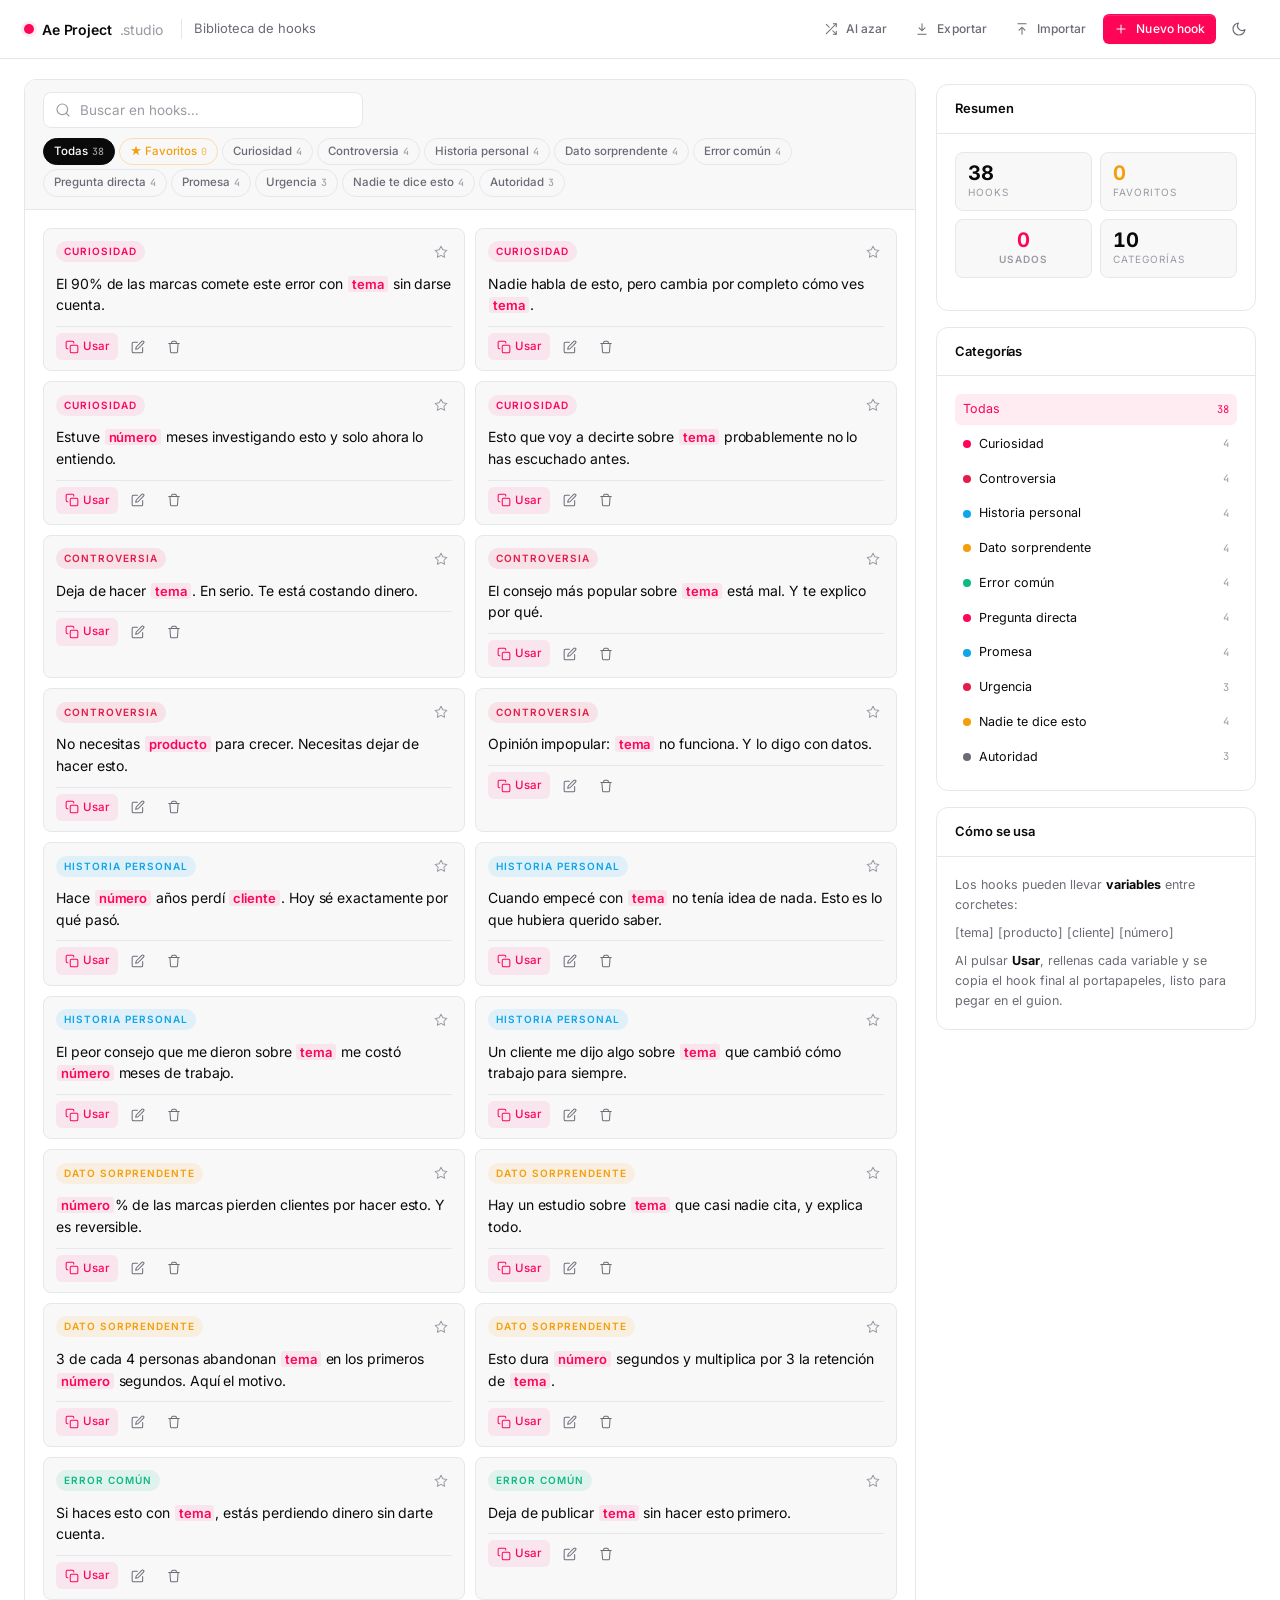
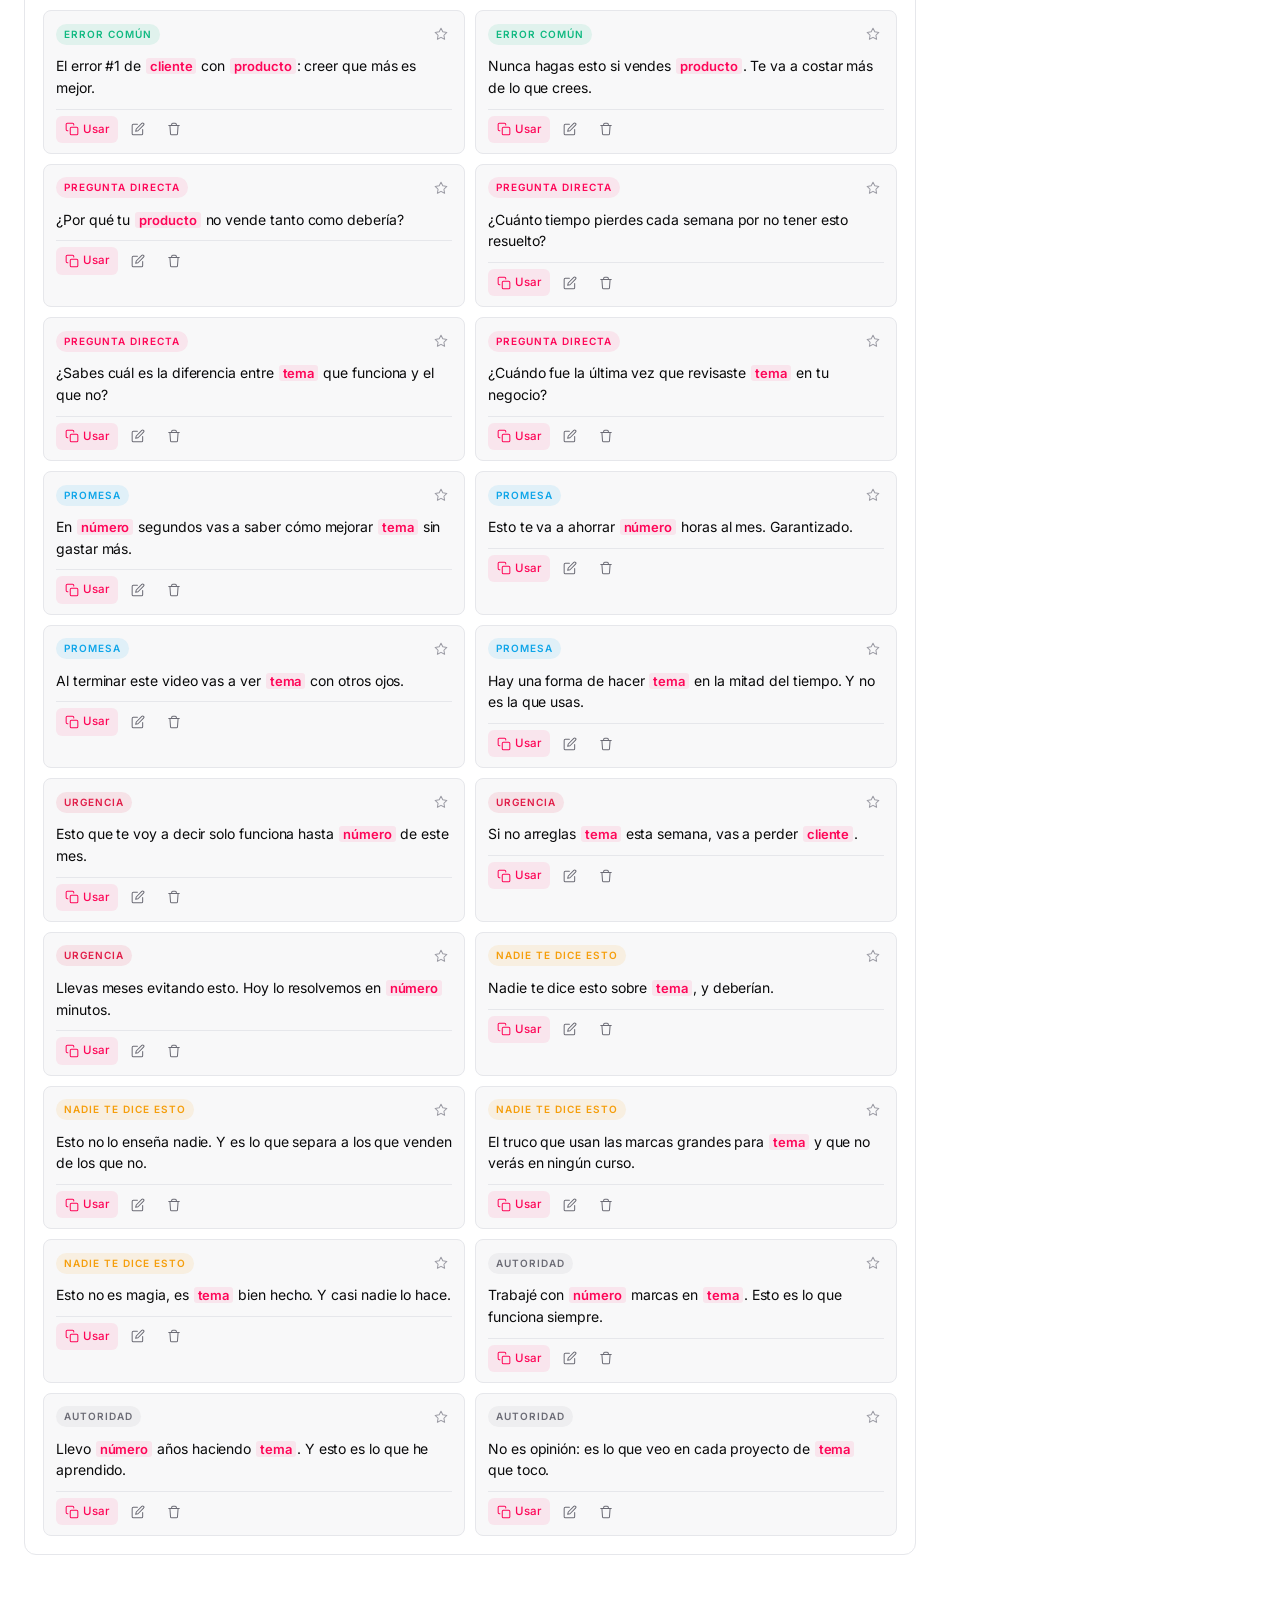
<file: hooks.html>
<!DOCTYPE html>
<html lang="es" data-theme="light">
<head>
<meta charset="UTF-8" />
<meta name="viewport" content="width=device-width, initial-scale=1.0" />
<title>Biblioteca de hooks · Ae Project .studio</title>
<link rel="preconnect" href="https://fonts.googleapis.com">
<link rel="preconnect" href="https://fonts.gstatic.com" crossorigin>
<link href="https://fonts.googleapis.com/css2?family=Inter:wght@400;500;600;700&family=JetBrains+Mono:wght@400;500&display=swap" rel="stylesheet">
<link rel="stylesheet" href="assets/base.css" />

<style>
  /* ============================================================
     Header de aplicación
     ============================================================ */
  .app-header {
    position: sticky; top: 0; z-index: 50;
    display: flex; align-items: center; gap: 14px;
    padding: 12px 24px;
    background: color-mix(in srgb, var(--bg) 82%, transparent);
    backdrop-filter: blur(14px);
    -webkit-backdrop-filter: blur(14px);
    border-bottom: 1px solid var(--border);
  }
  .app-header .brand {
    display: flex; align-items: center; gap: 8px;
    font-weight: 600; letter-spacing: -0.01em;
    color: var(--text);
  }
  .app-header .brand-dot {
    width: 10px; height: 10px; border-radius: 50%;
    background: var(--brand);
    box-shadow: 0 0 0 3px var(--brand-subtle);
  }
  .app-header .brand-name { font-size: 14px; }
  .app-header .brand-tld { color: var(--text-subtle); font-size: 14px; font-weight: 400; }
  .app-header .tool-name {
    font-size: 13px; color: var(--text-muted);
    padding-left: 12px; margin-left: 4px;
    border-left: 1px solid var(--border);
  }
  .app-header .spacer { flex: 1; }
  .app-header .actions { display: flex; gap: 6px; align-items: center; }

  .theme-toggle {
    width: 34px; height: 34px;
    display: inline-flex; align-items: center; justify-content: center;
    border-radius: var(--r-md);
    color: var(--text-muted);
    transition: all var(--dur) var(--ease);
  }
  .theme-toggle:hover { background: var(--surface-2); color: var(--text); }
  .theme-toggle .icon-sun { display: none; }
  [data-theme="dark"] .theme-toggle .icon-sun { display: block; }
  [data-theme="dark"] .theme-toggle .icon-moon { display: none; }

  /* ============================================================
     Layout
     ============================================================ */
  .hk-main {
    display: grid;
    grid-template-columns: minmax(0, 1fr) 320px;
    gap: 20px;
    padding: 20px 24px 80px;
    max-width: 1480px;
    margin: 0 auto;
    align-items: start;
  }
  .hk-main > div { min-width: 0; }

  .section {
    background: var(--surface);
    border: 1px solid var(--border);
    border-radius: var(--r-lg);
    margin-bottom: 16px;
    overflow: hidden;
    min-width: 0;
  }
  .section-head {
    display: flex; align-items: center; gap: 10px;
    padding: 14px 18px;
    border-bottom: 1px solid var(--border);
  }
  .section-head .sh-title {
    font-size: 13px; font-weight: 600;
    letter-spacing: -0.005em;
  }
  .section-head .sh-count {
    font-family: var(--font-mono);
    font-size: 11px;
    color: var(--text-subtle);
  }
  .section-head .spacer { flex: 1; }
  .section-body { padding: 18px; }

  /* ============================================================
     Toolbar
     ============================================================ */
  .toolbar {
    display: flex;
    align-items: center;
    gap: 10px;
    padding: 12px 18px;
    border-bottom: 1px solid var(--border);
    background: var(--surface-2);
    flex-wrap: wrap;
  }
  .toolbar .search {
    flex: 1 1 220px;
    max-width: 320px;
  }
  .toolbar .filters {
    display: flex; gap: 4px;
    flex-wrap: wrap;
  }
  .filter-chip {
    font: inherit;
    font-size: 11.5px;
    font-weight: 500;
    padding: 4px 10px;
    border-radius: var(--r-full);
    color: var(--text-muted);
    background: transparent;
    border: 1px solid var(--border);
    cursor: pointer;
    transition: all var(--dur) var(--ease);
    white-space: nowrap;
    display: inline-flex;
    align-items: center;
    gap: 4px;
  }
  .filter-chip:hover { border-color: var(--border-strong); color: var(--text); }
  .filter-chip.active {
    background: var(--text);
    color: var(--bg);
    border-color: var(--text);
  }
  .filter-chip .count {
    font-family: var(--font-mono);
    font-size: 10px;
    opacity: 0.6;
  }
  .filter-chip.star {
    color: var(--warning);
    border-color: rgba(245, 158, 11, 0.3);
  }
  .filter-chip.star.active {
    background: var(--warning);
    color: #fff;
    border-color: var(--warning);
  }

  /* ============================================================
     Grid de hooks
     ============================================================ */
  .hooks-grid {
    display: grid;
    grid-template-columns: repeat(auto-fill, minmax(280px, 1fr));
    gap: 10px;
    padding: 18px;
  }

  .hook {
    position: relative;
    background: var(--surface-2);
    border: 1px solid var(--border);
    border-radius: var(--r-md);
    padding: 12px 12px 10px;
    display: flex;
    flex-direction: column;
    gap: 10px;
    transition: border-color var(--dur) var(--ease),
                transform var(--dur) var(--ease),
                box-shadow var(--dur) var(--ease);
    min-width: 0;
  }
  .hook:hover {
    border-color: var(--border-strong);
    transform: translateY(-1px);
    box-shadow: var(--shadow-sm);
  }
  .hook.fav {
    border-color: rgba(245, 158, 11, 0.35);
  }
  .hook .hook-top {
    display: flex;
    align-items: center;
    gap: 6px;
  }
  .hook .hook-cat {
    font-size: 10px;
    font-weight: 600;
    text-transform: uppercase;
    letter-spacing: 0.1em;
    padding: 3px 8px;
    border-radius: var(--r-full);
    background: var(--brand-subtle);
    color: var(--brand);
  }
  .hook .hook-cat.curiosidad    { background: var(--brand-subtle); color: var(--brand); }
  .hook .hook-cat.controversia  { background: var(--danger-subtle); color: var(--danger); }
  .hook .hook-cat.historia      { background: var(--info-subtle); color: var(--info); }
  .hook .hook-cat.dato          { background: var(--warning-subtle); color: var(--warning); }
  .hook .hook-cat.error         { background: var(--success-subtle); color: var(--success); }
  .hook .hook-cat.autoridad     { background: var(--surface-3); color: var(--text-muted); }
  .hook .hook-cat.pregunta      { background: var(--brand-subtle); color: var(--brand); }
  .hook .hook-cat.promesa       { background: var(--info-subtle); color: var(--info); }
  .hook .hook-cat.urgencia      { background: var(--danger-subtle); color: var(--danger); }
  .hook .hook-cat.revelacion    { background: var(--warning-subtle); color: var(--warning); }

  .hook .hook-uses {
    margin-left: auto;
    font-family: var(--font-mono);
    font-size: 10px;
    color: var(--text-subtle);
    letter-spacing: 0;
  }
  .hook .hook-star {
    width: 22px; height: 22px; padding: 0;
    display: flex; align-items: center; justify-content: center;
    border-radius: var(--r-xs);
    color: var(--text-subtle);
    transition: all var(--dur) var(--ease);
    flex-shrink: 0;
  }
  .hook .hook-star:hover { background: var(--surface-3); color: var(--warning); }
  .hook .hook-star.active { color: var(--warning); }
  .hook .hook-star.active svg { fill: currentColor; }

  .hook .hook-text {
    font-size: 14px;
    line-height: 1.55;
    color: var(--text);
    letter-spacing: -0.005em;
  }
  .hook .hook-var {
    color: var(--brand);
    font-weight: 600;
    background: var(--brand-subtle);
    padding: 0 4px;
    border-radius: 3px;
    font-size: 13px;
    margin: 0 1px;
  }

  .hook .hook-actions {
    display: flex;
    align-items: center;
    gap: 4px;
    padding-top: 6px;
    border-top: 1px solid var(--border);
  }
  .hook .hook-actions button {
    font: inherit;
    font-size: 11.5px;
    font-weight: 500;
    color: var(--text-muted);
    background: transparent;
    border: 1px solid transparent;
    padding: 4px 8px;
    border-radius: var(--r-sm);
    cursor: pointer;
    display: inline-flex;
    align-items: center;
    gap: 4px;
    transition: all var(--dur) var(--ease);
  }
  .hook .hook-actions button:hover {
    background: var(--surface-3);
    color: var(--text);
  }
  .hook .hook-actions button.primary {
    color: var(--brand);
    background: var(--brand-subtle);
  }
  .hook .hook-actions button.primary:hover {
    background: var(--brand);
    color: #fff;
  }
  .hook .hook-actions button.danger:hover {
    background: var(--danger-subtle);
    color: var(--danger);
  }
  .hook .hook-actions .spacer { flex: 1; }

  .empty-msg {
    border: 1px dashed var(--border);
    border-radius: var(--r-md);
    padding: 40px 20px;
    text-align: center;
    font-size: 13.5px;
    color: var(--text-muted);
    line-height: 1.55;
    grid-column: 1 / -1;
  }

  /* ============================================================
     Sidebar
     ============================================================ */
  .sidebar { position: sticky; top: 84px; min-width: 0; }
  .sidebar .field + .field { margin-top: 12px; }

  .stats-grid {
    display: grid;
    grid-template-columns: repeat(2, 1fr);
    gap: 8px;
    margin-bottom: 14px;
  }
  .stat-cell {
    background: var(--surface-2);
    border: 1px solid var(--border);
    border-radius: var(--r-md);
    padding: 10px 12px;
    display: flex; flex-direction: column; gap: 2px;
  }
  .stat-cell .v {
    font-size: 20px;
    font-weight: 700;
    letter-spacing: -0.02em;
    font-variant-numeric: tabular-nums;
    line-height: 1;
    color: var(--text);
  }
  .stat-cell .k {
    font-size: 10px;
    text-transform: uppercase;
    letter-spacing: 0.1em;
    color: var(--text-subtle);
  }
  .stat-cell.brand .v { color: var(--brand); }
  .stat-cell.warn .v { color: var(--warning); }

  .cat-list {
    display: flex; flex-direction: column; gap: 4px;
  }
  .cat-row {
    display: flex; align-items: center; gap: 8px;
    padding: 6px 8px;
    border-radius: var(--r-sm);
    font-size: 12.5px;
    cursor: pointer;
    transition: all var(--dur) var(--ease);
  }
  .cat-row:hover { background: var(--surface-2); }
  .cat-row.active { background: var(--brand-subtle); color: var(--brand); }
  .cat-row .cat-dot {
    width: 8px; height: 8px; border-radius: 50%;
    background: var(--text-subtle);
    flex-shrink: 0;
  }
  .cat-row.curiosidad  .cat-dot { background: var(--brand); }
  .cat-row.controversia .cat-dot { background: var(--danger); }
  .cat-row.historia    .cat-dot { background: var(--info); }
  .cat-row.dato        .cat-dot { background: var(--warning); }
  .cat-row.error       .cat-dot { background: var(--success); }
  .cat-row.autoridad   .cat-dot { background: var(--text-muted); }
  .cat-row.pregunta    .cat-dot { background: var(--brand); }
  .cat-row.promesa     .cat-dot { background: var(--info); }
  .cat-row.urgencia    .cat-dot { background: var(--danger); }
  .cat-row.revelacion  .cat-dot { background: var(--warning); }
  .cat-row .cat-name { flex: 1; }
  .cat-row .cat-count {
    font-family: var(--font-mono);
    font-size: 10.5px;
    color: var(--text-subtle);
  }
  .cat-row.active .cat-count { color: var(--brand); }

  /* ============================================================
     Modal
     ============================================================ */
  .modal-head {
    display: flex; align-items: flex-start; gap: 12px;
    margin-bottom: 10px;
  }
  .modal-title {
    flex: 1;
    font-size: 16px; font-weight: 600;
    letter-spacing: -0.01em;
    line-height: 1.3;
  }
  .modal-x {
    width: 28px; height: 28px;
    margin: -4px -4px 0 0;
    display: flex; align-items: center; justify-content: center;
    border-radius: var(--r-sm);
    color: var(--text-subtle);
    transition: all var(--dur) var(--ease);
  }
  .modal-x:hover { background: var(--surface-2); color: var(--text); }
  .modal-body {
    font-size: 13.5px; color: var(--text-muted);
    line-height: 1.55;
    margin-bottom: 20px;
  }
  .modal-actions {
    display: flex; justify-content: flex-end; gap: 8px;
  }

  /* Modal de edición */
  #editModal .modal-panel {
    width: min(560px, calc(100% - 32px));
    max-height: calc(100vh - 40px);
    display: flex;
    flex-direction: column;
    overflow: hidden;
    padding: 20px;
  }
  #editModal .modal-head { flex-shrink: 0; }
  #editModal .modal-body { flex-shrink: 0; margin-bottom: 14px; }
  #editModal .edit-form {
    flex: 1;
    min-height: 0;
    overflow-y: auto;
    padding-right: 4px;
    display: flex;
    flex-direction: column;
    gap: 12px;
    margin-bottom: 16px;
  }
  #editModal .modal-actions { flex-shrink: 0; }

  .edit-textarea {
    width: 100%;
    min-height: 90px;
    font: inherit;
    font-size: 14px;
    line-height: 1.55;
    padding: 10px 12px;
    background: var(--surface);
    border: 1px solid var(--border);
    border-radius: var(--r-md);
    color: var(--text);
    resize: vertical;
    transition: all var(--dur) var(--ease);
  }
  .edit-textarea:focus {
    outline: none;
    border-color: var(--brand);
    box-shadow: 0 0 0 3px var(--brand-glow);
  }
  .edit-hint {
    font-size: 11.5px;
    color: var(--text-subtle);
    line-height: 1.5;
    margin-top: 4px;
  }
  .edit-hint code {
    background: var(--surface-2);
    padding: 1px 5px;
    border-radius: 3px;
    font-size: 11px;
    color: var(--brand);
    border: 1px solid var(--border);
  }

  .cat-picker {
    display: flex;
    flex-wrap: wrap;
    gap: 6px;
  }
  .cat-pick-btn {
    font: inherit;
    font-size: 11.5px;
    font-weight: 500;
    padding: 5px 10px;
    border-radius: var(--r-full);
    color: var(--text-muted);
    background: var(--surface-2);
    border: 1px solid var(--border);
    cursor: pointer;
    display: inline-flex;
    align-items: center;
    gap: 5px;
    transition: all var(--dur) var(--ease);
  }
  .cat-pick-btn .cat-dot {
    width: 8px; height: 8px; border-radius: 50%;
    background: currentColor;
  }
  .cat-pick-btn:hover { border-color: var(--border-strong); }
  .cat-pick-btn.active {
    background: var(--brand);
    color: #fff;
    border-color: var(--brand);
  }

  /* Modal de usar hook (rellenar variables) */
  #useModal .modal-panel {
    width: min(520px, calc(100% - 32px));
  }
  .var-fields {
    display: flex;
    flex-direction: column;
    gap: 10px;
    margin-bottom: 16px;
  }
  .var-preview {
    background: var(--surface-2);
    border: 1px solid var(--border);
    border-radius: var(--r-md);
    padding: 12px 14px;
    font-size: 14px;
    line-height: 1.55;
    color: var(--text);
    margin-bottom: 16px;
    white-space: pre-wrap;
    word-break: break-word;
  }
  .var-preview .filled {
    color: var(--brand);
    font-weight: 600;
    background: var(--brand-subtle);
    padding: 0 4px;
    border-radius: 3px;
  }
  .var-preview .pending {
    color: var(--text-subtle);
    font-weight: 500;
  }

  /* ============================================================
     Toast
     ============================================================ */
  .toast-host {
    position: fixed;
    bottom: 24px; right: 24px;
    z-index: 400;
    display: flex; flex-direction: column; gap: 8px;
    pointer-events: none;
  }
  .toast-host .toast {
    pointer-events: auto;
    animation: toastIn 260ms var(--ease);
  }
  @keyframes toastIn {
    from { opacity: 0; transform: translateY(12px) scale(0.98); }
  }

  /* ============================================================
     Responsive
     ============================================================ */
  @media (max-width: 1080px) {
    .hk-main { grid-template-columns: 1fr; padding: 16px; }
    .sidebar { position: static; }
    .app-header { padding: 10px 16px; flex-wrap: wrap; }
    .app-header .tool-name { display: none; }
  }
  @media (max-width: 520px) {
    .toolbar .search { flex: 1 1 100%; max-width: none; }
    .app-header .actions .label-hide { display: none; }
    .hooks-grid { padding: 14px; gap: 8px; }
    .hook { padding: 10px; }
    .hk-main { padding: 12px; }
    .stats-grid { grid-template-columns: repeat(2, 1fr); }
  }
</style>
</head>

<body>

<!-- ============================================================ HEADER -->
<header class="app-header">
  <a href="index.html" class="brand">
    <span class="brand-dot"></span>
    <span class="brand-name">Ae Project</span>
    <span class="brand-tld">.studio</span>
  </a>
  <span class="tool-name">Biblioteca de hooks</span>
  <div class="spacer"></div>

  <div class="actions">
    <button class="btn btn-ghost btn-sm" id="btnRandom" title="Hook al azar">
      <svg class="icon icon-sm" viewBox="0 0 24 24"><polyline points="16 3 21 3 21 8"/><line x1="4" y1="20" x2="21" y2="3"/><polyline points="21 16 21 21 16 21"/><line x1="15" y1="15" x2="21" y2="21"/><line x1="4" y1="4" x2="9" y2="9"/></svg>
      <span class="label-hide">Al azar</span>
    </button>
    <button class="btn btn-ghost btn-sm" id="btnExportar" title="Exportar JSON">
      <svg class="icon icon-sm" viewBox="0 0 24 24"><path d="M12 3v12M7 10l5 5 5-5M5 21h14"/></svg>
      <span class="label-hide">Exportar</span>
    </button>
    <button class="btn btn-ghost btn-sm" id="btnImportar" title="Importar JSON">
      <svg class="icon icon-sm" viewBox="0 0 24 24"><path d="M12 21V9M7 14l5-5 5 5M5 3h14"/></svg>
      <span class="label-hide">Importar</span>
    </button>
    <button class="btn btn-primary btn-sm" id="btnAdd">
      <svg class="icon icon-sm" viewBox="0 0 24 24"><path d="M12 5v14M5 12h14"/></svg>
      <span class="label-hide">Nuevo hook</span>
    </button>

    <button class="theme-toggle" id="themeToggle" aria-label="Cambiar tema">
      <svg class="icon icon-moon" viewBox="0 0 24 24"><path d="M21 12.79A9 9 0 1 1 11.21 3 7 7 0 0 0 21 12.79z"/></svg>
      <svg class="icon icon-sun" viewBox="0 0 24 24"><circle cx="12" cy="12" r="4"/><path d="M12 2v2M12 20v2M4.93 4.93l1.41 1.41M17.66 17.66l1.41 1.41M2 12h2M20 12h2M6.34 17.66l-1.41 1.41M19.07 4.93l-1.41 1.41"/></svg>
    </button>
  </div>
</header>

<!-- ============================================================ MAIN -->
<main class="hk-main">

  <!-- Columna principal -->
  <div>
    <section class="section">
      <div class="toolbar">
        <div class="search">
          <div class="input-wrap">
            <svg class="icon input-icon" viewBox="0 0 24 24"><circle cx="11" cy="11" r="8"/><path d="M21 21l-4.35-4.35"/></svg>
            <input class="input with-icon" id="searchInput" placeholder="Buscar en hooks…" />
          </div>
        </div>
        <div class="filters" id="filters"></div>
      </div>
      <div class="hooks-grid" id="hooksGrid"></div>
    </section>
  </div>

  <!-- Sidebar -->
  <aside class="sidebar">

    <section class="section">
      <div class="section-head">
        <span class="sh-title">Resumen</span>
      </div>
      <div class="section-body">
        <div class="stats-grid">
          <div class="stat-cell">
            <span class="v" id="statTotal">0</span>
            <span class="k">Hooks</span>
          </div>
          <div class="stat-cell warn">
            <span class="v" id="statFav">0</span>
            <span class="k">Favoritos</span>
          </div>
          <div class="stat-cell brand">
            <span class="v" id="statUsed">0</span>
            <span class="k">Usados</span>
          </div>
          <div class="stat-cell">
            <span class="v" id="statCats">0</span>
            <span class="k">Categorías</span>
          </div>
        </div>
      </div>
    </section>

    <section class="section">
      <div class="section-head">
        <span class="sh-title">Categorías</span>
      </div>
      <div class="section-body">
        <div class="cat-list" id="catList"></div>
      </div>
    </section>

    <section class="section">
      <div class="section-head">
        <span class="sh-title">Cómo se usa</span>
      </div>
      <div class="section-body">
        <div style="font-size:12.5px;color:var(--text-muted);line-height:1.6">
          Los hooks pueden llevar <strong style="color:var(--text)">variables</strong> entre corchetes:
          <div style="margin:8px 0;display:flex;flex-wrap:wrap;gap:4px">
            <span class="hook-var">[tema]</span>
            <span class="hook-var">[producto]</span>
            <span class="hook-var">[cliente]</span>
            <span class="hook-var">[número]</span>
          </div>
          Al pulsar <strong style="color:var(--text)">Usar</strong>, rellenas cada variable y se copia el hook final al portapapeles, listo para pegar en el guion.
        </div>
      </div>
    </section>

  </aside>

</main>

<!-- ============================================================ MODAL: EDITAR -->
<div class="modal" id="editModal" role="dialog" aria-modal="true">
  <div class="modal-backdrop" data-close></div>
  <div class="modal-panel">
    <div class="modal-head">
      <h3 class="modal-title" id="editTitle">Nuevo hook</h3>
      <button class="modal-x" data-close aria-label="Cerrar">
        <svg class="icon icon-sm" viewBox="0 0 24 24"><path d="M18 6L6 18M6 6l12 12"/></svg>
      </button>
    </div>
    <p class="modal-body">Escribe el hook. Puedes usar variables entre corchetes para reutilizarlo.</p>

    <div class="edit-form">
      <div class="field">
        <label class="field-label">Texto del hook</label>
        <textarea class="edit-textarea" id="editText" placeholder="Ej. El error que comete el 90% de las marcas con [tema]…"></textarea>
        <div class="edit-hint">
          Variables sugeridas: <code>[tema]</code> <code>[producto]</code> <code>[cliente]</code> <code>[número]</code>
        </div>
      </div>

      <div class="field">
        <label class="field-label">Categoría</label>
        <div class="cat-picker" id="catPicker"></div>
      </div>

      <label class="switch" style="margin-top:4px">
        <input type="checkbox" id="editFav" />
        <span class="track"><span class="thumb"></span></span>
        <span>Marcar como favorito</span>
      </label>
    </div>

    <div class="modal-actions">
      <button class="btn btn-ghost" data-close>Cancelar</button>
      <button class="btn btn-primary" id="editSave">Guardar</button>
    </div>
  </div>
</div>

<!-- ============================================================ MODAL: USAR -->
<div class="modal" id="useModal" role="dialog" aria-modal="true">
  <div class="modal-backdrop" data-close></div>
  <div class="modal-panel">
    <div class="modal-head">
      <h3 class="modal-title">Usar hook</h3>
      <button class="modal-x" data-close aria-label="Cerrar">
        <svg class="icon icon-sm" viewBox="0 0 24 24"><path d="M18 6L6 18M6 6l12 12"/></svg>
      </button>
    </div>
    <p class="modal-body">Rellena las variables y copia el hook listo para usar.</p>

    <div class="var-fields" id="varFields"></div>
    <div class="var-preview" id="varPreview"></div>

    <div class="modal-actions">
      <button class="btn btn-ghost" data-close>Cancelar</button>
      <button class="btn btn-primary" id="useCopy">
        <svg class="icon icon-sm" viewBox="0 0 24 24"><rect x="9" y="9" width="13" height="13" rx="2"/><path d="M5 15H4a2 2 0 0 1-2-2V4a2 2 0 0 1 2-2h9a2 2 0 0 1 2 2v1"/></svg>
        Copiar hook
      </button>
    </div>
  </div>
</div>

<!-- ============================================================ MODAL: CONFIRMAR -->
<div class="modal" id="confirmModal" role="dialog" aria-modal="true">
  <div class="modal-backdrop" data-close></div>
  <div class="modal-panel">
    <div class="modal-head">
      <h3 class="modal-title" id="confirmTitle">Confirmar</h3>
      <button class="modal-x" data-close aria-label="Cerrar">
        <svg class="icon icon-sm" viewBox="0 0 24 24"><path d="M18 6L6 18M6 6l12 12"/></svg>
      </button>
    </div>
    <p class="modal-body" id="confirmBody"></p>
    <div class="modal-actions">
      <button class="btn btn-ghost" data-close>Cancelar</button>
      <button class="btn btn-danger" id="confirmOk">Eliminar</button>
    </div>
  </div>
</div>

<div class="toast-host" id="toastHost"></div>

<script src="assets/utils.js"></script>
<script>
/* ============================================================
   CATEGORÍAS

   Puedes añadir más categorías aquí. La clase CSS del badge
   se toma del id (minúsculas), así que si añades "humor",
   el badge saldrá con la clase .hook-cat.humor. Si no existe
   la clase, sale con el color por defecto (brand).
   ============================================================ */
const CATEGORIAS = [
  { id:"curiosidad",   label:"Curiosidad" },
  { id:"controversia", label:"Controversia" },
  { id:"historia",     label:"Historia personal" },
  { id:"dato",         label:"Dato sorprendente" },
  { id:"error",        label:"Error común" },
  { id:"pregunta",     label:"Pregunta directa" },
  { id:"promesa",      label:"Promesa" },
  { id:"urgencia",     label:"Urgencia" },
  { id:"revelacion",   label:"Nadie te dice esto" },
  { id:"autoridad",    label:"Autoridad" },
];

/* ============================================================
   HOOKS INICIALES

   Esta es la biblioteca por defecto. Cuando añadas o edites
   desde la interfaz, se guardan en localStorage y tienen
   prioridad sobre esta lista. Si borras todo el localStorage
   (o pulsas "Restaurar por defecto"), vuelven estos.

   Usa variables entre corchetes: [tema], [producto],
   [cliente], [número].
   ============================================================ */
const HOOKS_DEFAULT = [
  // Curiosidad
  { id:"h001", cat:"curiosidad",   texto:"El 90% de las marcas comete este error con [tema] sin darse cuenta.", fav:false, uses:0 },
  { id:"h002", cat:"curiosidad",   texto:"Nadie habla de esto, pero cambia por completo cómo ves [tema].", fav:false, uses:0 },
  { id:"h003", cat:"curiosidad",   texto:"Estuve [número] meses investigando esto y solo ahora lo entiendo.", fav:false, uses:0 },
  { id:"h004", cat:"curiosidad",   texto:"Esto que voy a decirte sobre [tema] probablemente no lo has escuchado antes.", fav:false, uses:0 },

  // Controversia
  { id:"h010", cat:"controversia", texto:"Deja de hacer [tema]. En serio. Te está costando dinero.", fav:false, uses:0 },
  { id:"h011", cat:"controversia", texto:"El consejo más popular sobre [tema] está mal. Y te explico por qué.", fav:false, uses:0 },
  { id:"h012", cat:"controversia", texto:"No necesitas [producto] para crecer. Necesitas dejar de hacer esto.", fav:false, uses:0 },
  { id:"h013", cat:"controversia", texto:"Opinión impopular: [tema] no funciona. Y lo digo con datos.", fav:false, uses:0 },

  // Historia personal
  { id:"h020", cat:"historia",     texto:"Hace [número] años perdí [cliente]. Hoy sé exactamente por qué pasó.", fav:false, uses:0 },
  { id:"h021", cat:"historia",     texto:"Cuando empecé con [tema] no tenía idea de nada. Esto es lo que hubiera querido saber.", fav:false, uses:0 },
  { id:"h022", cat:"historia",     texto:"El peor consejo que me dieron sobre [tema] me costó [número] meses de trabajo.", fav:false, uses:0 },
  { id:"h023", cat:"historia",     texto:"Un cliente me dijo algo sobre [tema] que cambió cómo trabajo para siempre.", fav:false, uses:0 },

  // Dato
  { id:"h030", cat:"dato",         texto:"[número]% de las marcas pierden clientes por hacer esto. Y es reversible.", fav:false, uses:0 },
  { id:"h031", cat:"dato",         texto:"Hay un estudio sobre [tema] que casi nadie cita, y explica todo.", fav:false, uses:0 },
  { id:"h032", cat:"dato",         texto:"3 de cada 4 personas abandonan [tema] en los primeros [número] segundos. Aquí el motivo.", fav:false, uses:0 },
  { id:"h033", cat:"dato",         texto:"Esto dura [número] segundos y multiplica por 3 la retención de [tema].", fav:false, uses:0 },

  // Error común
  { id:"h040", cat:"error",        texto:"Si haces esto con [tema], estás perdiendo dinero sin darte cuenta.", fav:false, uses:0 },
  { id:"h041", cat:"error",        texto:"Deja de publicar [tema] sin hacer esto primero.", fav:false, uses:0 },
  { id:"h042", cat:"error",        texto:"El error #1 de [cliente] con [producto]: creer que más es mejor.", fav:false, uses:0 },
  { id:"h043", cat:"error",        texto:"Nunca hagas esto si vendes [producto]. Te va a costar más de lo que crees.", fav:false, uses:0 },

  // Pregunta directa
  { id:"h050", cat:"pregunta",     texto:"¿Por qué tu [producto] no vende tanto como debería?", fav:false, uses:0 },
  { id:"h051", cat:"pregunta",     texto:"¿Cuánto tiempo pierdes cada semana por no tener esto resuelto?", fav:false, uses:0 },
  { id:"h052", cat:"pregunta",     texto:"¿Sabes cuál es la diferencia entre [tema] que funciona y el que no?", fav:false, uses:0 },
  { id:"h053", cat:"pregunta",     texto:"¿Cuándo fue la última vez que revisaste [tema] en tu negocio?", fav:false, uses:0 },

  // Promesa
  { id:"h060", cat:"promesa",      texto:"En [número] segundos vas a saber cómo mejorar [tema] sin gastar más.", fav:false, uses:0 },
  { id:"h061", cat:"promesa",      texto:"Esto te va a ahorrar [número] horas al mes. Garantizado.", fav:false, uses:0 },
  { id:"h062", cat:"promesa",      texto:"Al terminar este video vas a ver [tema] con otros ojos.", fav:false, uses:0 },
  { id:"h063", cat:"promesa",      texto:"Hay una forma de hacer [tema] en la mitad del tiempo. Y no es la que usas.", fav:false, uses:0 },

  // Urgencia
  { id:"h070", cat:"urgencia",     texto:"Esto que te voy a decir solo funciona hasta [número] de este mes.", fav:false, uses:0 },
  { id:"h071", cat:"urgencia",     texto:"Si no arreglas [tema] esta semana, vas a perder [cliente].", fav:false, uses:0 },
  { id:"h072", cat:"urgencia",     texto:"Llevas meses evitando esto. Hoy lo resolvemos en [número] minutos.", fav:false, uses:0 },

  // Revelación
  { id:"h080", cat:"revelacion",   texto:"Nadie te dice esto sobre [tema], y deberían.", fav:false, uses:0 },
  { id:"h081", cat:"revelacion",   texto:"Esto no lo enseña nadie. Y es lo que separa a los que venden de los que no.", fav:false, uses:0 },
  { id:"h082", cat:"revelacion",   texto:"El truco que usan las marcas grandes para [tema] y que no verás en ningún curso.", fav:false, uses:0 },
  { id:"h083", cat:"revelacion",   texto:"Esto no es magia, es [tema] bien hecho. Y casi nadie lo hace.", fav:false, uses:0 },

  // Autoridad
  { id:"h090", cat:"autoridad",    texto:"Trabajé con [número] marcas en [tema]. Esto es lo que funciona siempre.", fav:false, uses:0 },
  { id:"h091", cat:"autoridad",    texto:"Llevo [número] años haciendo [tema]. Y esto es lo que he aprendido.", fav:false, uses:0 },
  { id:"h092", cat:"autoridad",    texto:"No es opinión: es lo que veo en cada proyecto de [tema] que toco.", fav:false, uses:0 },
];

/* ============================================================
   ESTADO
   ============================================================ */
const LS_KEY = "hooks-v1";

let state = {
  hooks: [],
  usingDefaults: true,
};

function save() { store.set(LS_KEY, state); }
function load() {
  const s = store.get(LS_KEY);
  if (s && Array.isArray(s.hooks)) {
    state = { ...state, ...s, usingDefaults: false };
  } else {
    state.hooks = JSON.parse(JSON.stringify(HOOKS_DEFAULT));
    state.usingDefaults = true;
    save();
  }
}

const cat = id => CATEGORIAS.find(c => c.id === id) || { id, label: id };

/* ============================================================
   HELPERS
   ============================================================ */
function extractVars(text) {
  const found = [];
  const re = /\[([^\]]+)\]/g;
  let m;
  while ((m = re.exec(text))) {
    const v = m[1].trim();
    if (!found.includes(v)) found.push(v);
  }
  return found;
}

function highlightVars(text) {
  return escapeHTML(text).replace(/\[([^\]]+)\]/g, (_, v) => `<span class="hook-var">${v}</span>`);
}

function nextId() {
  return "h" + Date.now().toString(36) + Math.random().toString(36).slice(2, 6);
}

/* ============================================================
   MODAL GENÉRICO (confirm)
   ============================================================ */
let confirmCb = null;
function openConfirm(title, body, onOk) {
  $('#confirmTitle').textContent = title;
  $('#confirmBody').textContent = body;
  confirmCb = onOk;
  $('#confirmModal').classList.add('on');
}
function closeConfirm() {
  $('#confirmModal').classList.remove('on');
  confirmCb = null;
}

/* ============================================================
   TOAST
   ============================================================ */
function toast(title, desc = '', variant = 'brand') {
  const icons = {
    brand:   '<svg class="icon toast-icon" viewBox="0 0 24 24"><path d="M12 2v6l4 2"/><path d="M4 12a8 8 0 1 0 16 0 8 8 0 0 0-16 0z"/></svg>',
    success: '<svg class="icon toast-icon" viewBox="0 0 24 24"><path d="M22 11.08V12a10 10 0 1 1-5.93-9.14"/><polyline points="22 4 12 14.01 9 11.01"/></svg>',
    danger:  '<svg class="icon toast-icon" viewBox="0 0 24 24"><circle cx="12" cy="12" r="10"/><path d="M12 8v4M12 16h.01"/></svg>',
    info:    '<svg class="icon toast-icon" viewBox="0 0 24 24"><circle cx="12" cy="12" r="10"/><path d="M12 16v-4M12 8h.01"/></svg>',
  };
  const el = document.createElement('div');
  el.className = `toast ${variant}`;
  el.innerHTML = `
    ${icons[variant] || icons.info}
    <div style="flex:1">
      <div class="toast-title">${escapeHTML(title)}</div>
      ${desc ? `<div class="toast-desc">${escapeHTML(desc)}</div>` : ''}
    </div>
    <button class="toast-close" aria-label="Cerrar">
      <svg class="icon icon-sm" viewBox="0 0 24 24"><path d="M18 6L6 18M6 6l12 12"/></svg>
    </button>
  `;
  el.querySelector('.toast-close').addEventListener('click', () => el.remove());
  $('#toastHost').appendChild(el);
  setTimeout(() => { el.style.opacity = '0'; el.style.transition = 'opacity .3s'; setTimeout(() => el.remove(), 300); }, 3600);
}

/* ============================================================
   FILTROS Y BÚSQUEDA
   ============================================================ */
let filterCat = "all";
let filterFav = false;
let searchQuery = "";

function renderFilters() {
  const total = state.hooks.length;
  const favCount = state.hooks.filter(h => h.fav).length;

  const catsHTML = CATEGORIAS.map(c => {
    const n = state.hooks.filter(h => h.cat === c.id).length;
    return `<button class="filter-chip ${filterCat === c.id && !filterFav ? 'active' : ''}" data-cat="${c.id}">
      ${escapeHTML(c.label)} <span class="count">${n}</span>
    </button>`;
  }).join('');

  $('#filters').innerHTML = `
    <button class="filter-chip ${filterCat === "all" && !filterFav ? 'active' : ''}" data-cat="all">
      Todas <span class="count">${total}</span>
    </button>
    <button class="filter-chip star ${filterFav ? 'active' : ''}" data-fav>
      ★ Favoritos <span class="count">${favCount}</span>
    </button>
    ${catsHTML}
  `;

  $$('#filters [data-cat]').forEach(b => b.addEventListener('click', () => {
    filterCat = b.dataset.cat;
    filterFav = false;
    renderFilters(); renderHooks();
  }));
  $$('#filters [data-fav]').forEach(b => b.addEventListener('click', () => {
    filterFav = !filterFav;
    filterCat = "all";
    renderFilters(); renderHooks();
  }));
}

function renderCatList() {
  const rows = [
    { id:"all", label:"Todas", count: state.hooks.length },
    ...CATEGORIAS.map(c => ({
      id: c.id,
      label: c.label,
      count: state.hooks.filter(h => h.cat === c.id).length,
    })),
  ];
  $('#catList').innerHTML = rows.map(r => `
    <div class="cat-row ${r.id !== 'all' && filterCat === r.id && !filterFav ? 'active' : (r.id === 'all' && filterCat === 'all' && !filterFav ? 'active' : '')} ${r.id !== 'all' ? r.id : ''}" data-cat="${r.id}">
      ${r.id !== 'all' ? '<span class="cat-dot"></span>' : ''}
      <span class="cat-name">${escapeHTML(r.label)}</span>
      <span class="cat-count">${r.count}</span>
    </div>
  `).join('');
  $$('#catList [data-cat]').forEach(el => el.addEventListener('click', () => {
    filterCat = el.dataset.cat;
    filterFav = false;
    renderFilters(); renderCatList(); renderHooks();
  }));
}

/* ============================================================
   RENDER — Grid de hooks
   ============================================================ */
function renderHooks() {
  const q = searchQuery.toLowerCase().trim();
  const list = state.hooks.filter(h => {
    if (filterFav && !h.fav) return false;
    if (filterCat !== "all" && h.cat !== filterCat) return false;
    if (q && !(h.texto + " " + (cat(h.cat).label)).toLowerCase().includes(q)) return false;
    return true;
  });

  if (list.length === 0) {
    $('#hooksGrid').innerHTML = `
      <div class="empty-msg">
        Sin resultados.<br>
        Prueba con otro filtro o crea un hook nuevo.
      </div>
    `;
    return;
  }

  $('#hooksGrid').innerHTML = list.map(h => {
    const c = cat(h.cat);
    return `
      <article class="hook ${h.fav ? 'fav' : ''}" data-id="${h.id}">
        <div class="hook-top">
          <span class="hook-cat ${escapeHTML(h.cat)}">${escapeHTML(c.label)}</span>
          <span class="hook-uses">${h.uses > 0 ? 'usado ' + h.uses + '×' : ''}</span>
          <button class="hook-star ${h.fav ? 'active' : ''}" data-fav-toggle="${h.id}" aria-label="Favorito">
            <svg class="icon icon-sm" viewBox="0 0 24 24" fill="${h.fav ? 'currentColor' : 'none'}"><polygon points="12 2 15.09 8.26 22 9.27 17 14.14 18.18 21.02 12 17.77 5.82 21.02 7 14.14 2 9.27 8.91 8.26 12 2"/></svg>
          </button>
        </div>
        <div class="hook-text">${highlightVars(h.texto)}</div>
        <div class="hook-actions">
          <button class="primary" data-use="${h.id}">
            <svg class="icon icon-sm" viewBox="0 0 24 24"><rect x="9" y="9" width="13" height="13" rx="2"/><path d="M5 15H4a2 2 0 0 1-2-2V4a2 2 0 0 1 2-2h9a2 2 0 0 1 2 2v1"/></svg>
            Usar
          </button>
          <button data-edit="${h.id}">
            <svg class="icon icon-sm" viewBox="0 0 24 24"><path d="M11 4H4a2 2 0 0 0-2 2v14a2 2 0 0 0 2 2h14a2 2 0 0 0 2-2v-7"/><path d="M18.5 2.5a2.121 2.121 0 0 1 3 3L12 15l-4 1 1-4 9.5-9.5z"/></svg>
          </button>
          <button class="danger" data-del="${h.id}">
            <svg class="icon icon-sm" viewBox="0 0 24 24"><path d="M3 6h18M8 6V4a2 2 0 0 1 2-2h4a2 2 0 0 1 2 2v2M19 6l-1 14a2 2 0 0 1-2 2H8a2 2 0 0 1-2-2L5 6"/></svg>
          </button>
        </div>
      </article>
    `;
  }).join('');

  // Bindings
  $$('[data-fav-toggle]').forEach(b => b.addEventListener('click', () => {
    const h = state.hooks.find(x => x.id === b.dataset.favToggle);
    if (!h) return;
    h.fav = !h.fav;
    save(); renderHooks(); renderFilters(); renderCatList(); updateStats();
  }));
  $$('[data-use]').forEach(b => b.addEventListener('click', () => openUseModal(b.dataset.use)));
  $$('[data-edit]').forEach(b => b.addEventListener('click', () => openEditModal(b.dataset.edit)));
  $$('[data-del]').forEach(b => b.addEventListener('click', () => {
    const h = state.hooks.find(x => x.id === b.dataset.del);
    if (!h) return;
    openConfirm(
      "Eliminar hook",
      "Se eliminará este hook de tu biblioteca. Esta acción no se puede deshacer.",
      () => {
        state.hooks = state.hooks.filter(x => x.id !== h.id);
        save(); renderAll();
        toast("Hook eliminado", "", "info");
      }
    );
  }));
}

/* ============================================================
   STATS
   ============================================================ */
function updateStats() {
  const total = state.hooks.length;
  const fav = state.hooks.filter(h => h.fav).length;
  const used = state.hooks.filter(h => h.uses > 0).length;
  const cats = new Set(state.hooks.map(h => h.cat)).size;
  $('#statTotal').textContent = total;
  $('#statFav').textContent = fav;
  $('#statUsed').textContent = used;
  $('#statCats').textContent = cats;
}

/* ============================================================
   EDIT MODAL
   ============================================================ */
let editingId = null;

function renderCatPicker(selected) {
  $('#catPicker').innerHTML = CATEGORIAS.map(c => `
    <button class="cat-pick-btn ${selected === c.id ? 'active' : ''}" data-pick="${c.id}">
      <span class="cat-dot"></span>
      ${escapeHTML(c.label)}
    </button>
  `).join('');
  $$('#catPicker [data-pick]').forEach(b => b.addEventListener('click', () => {
    $$('#catPicker [data-pick]').forEach(x => x.classList.remove('active'));
    b.classList.add('active');
  }));
}

function openEditModal(id) {
  editingId = id || null;
  const h = id ? state.hooks.find(x => x.id === id) : null;

  $('#editTitle').textContent = h ? "Editar hook" : "Nuevo hook";
  $('#editText').value = h ? h.texto : "";
  $('#editFav').checked = h ? !!h.fav : false;

  renderCatPicker(h ? h.cat : "curiosidad");

  $('#editModal').classList.add('on');
  setTimeout(() => $('#editText').focus(), 60);
}

function saveEdit() {
  const texto = $('#editText').value.trim();
  if (!texto) { toast("Escribe el hook", "", "danger"); return; }
  const selected = $('#catPicker .cat-pick-btn.active');
  const catId = selected ? selected.dataset.pick : "curiosidad";
  const fav = $('#editFav').checked;

  if (editingId) {
    const h = state.hooks.find(x => x.id === editingId);
    if (h) { h.texto = texto; h.cat = catId; h.fav = fav; }
    toast("Hook actualizado", "", "success");
  } else {
    state.hooks.unshift({ id: nextId(), cat: catId, texto, fav, uses: 0 });
    toast("Hook añadido", "", "success");
  }
  save(); renderAll();
  $('#editModal').classList.remove('on');
}

/* ============================================================
   USE MODAL
   ============================================================ */
let usingId = null;

function openUseModal(id) {
  const h = state.hooks.find(x => x.id === id);
  if (!h) return;
  usingId = id;

  const vars = extractVars(h.texto);
  const wrap = $('#varFields');

  if (vars.length === 0) {
    wrap.innerHTML = `<div style="font-size:12.5px;color:var(--text-subtle);text-align:center;padding:8px 0">Este hook no tiene variables. Puedes copiarlo directamente.</div>`;
  } else {
    wrap.innerHTML = vars.map(v => `
      <div class="field">
        <label class="field-label">${escapeHTML(v)}</label>
        <input class="input" data-var="${escapeHTML(v)}" placeholder="Rellena ${escapeHTML(v)}…" />
      </div>
    `).join('');
    $$('#varFields [data-var]').forEach(inp => {
      inp.addEventListener('input', () => updatePreview());
    });
  }

  updatePreview();
  $('#useModal').classList.add('on');
  setTimeout(() => {
    const first = $('#varFields input');
    if (first) first.focus();
  }, 60);
}

function buildFinalText() {
  const h = state.hooks.find(x => x.id === usingId);
  if (!h) return "";
  const values = {};
  $$('#varFields [data-var]').forEach(inp => {
    values[inp.dataset.var] = inp.value.trim();
  });
  return h.texto.replace(/\[([^\]]+)\]/g, (_, v) => {
    const key = v.trim();
    const val = values[key];
    return val ? val : `[${v}]`;
  });
}

function updatePreview() {
  const h = state.hooks.find(x => x.id === usingId);
  if (!h) return;
  const values = {};
  $$('#varFields [data-var]').forEach(inp => {
    values[inp.dataset.var] = inp.value.trim();
  });
  const html = escapeHTML(h.texto).replace(/\[([^\]]+)\]/g, (_, v) => {
    const key = v.trim();
    const val = values[key];
    return val ? `<span class="filled">${escapeHTML(val)}</span>` : `<span class="pending">[${escapeHTML(v)}]</span>`;
  });
  $('#varPreview').innerHTML = html;
}

async function copyFromUseModal() {
  const finalText = buildFinalText();
  if (!finalText) return;
  try {
    await navigator.clipboard.writeText(finalText);
    // Contar uso
    const h = state.hooks.find(x => x.id === usingId);
    if (h) { h.uses = (h.uses || 0) + 1; save(); }
    toast("Hook copiado", "Listo para pegar en el guion.", "success");
    $('#useModal').classList.remove('on');
    renderAll();
  } catch {
    toast("No se pudo copiar", "Permisos de portapapeles bloqueados.", "danger");
  }
}

/* ============================================================
   ACCIONES GLOBALES
   ============================================================ */
function randomHook() {
  if (state.hooks.length === 0) { toast("Sin hooks", "Añade uno primero.", "danger"); return; }
  const filtered = state.hooks.filter(h => !filterFav || h.fav);
  const pool = filtered.length > 0 ? filtered : state.hooks;
  const pick = pool[Math.floor(Math.random() * pool.length)];
  openUseModal(pick.id);
}

/* ============================================================
   EVENTOS
   ============================================================ */
$('#searchInput').addEventListener('input', debounce(e => {
  searchQuery = e.target.value;
  renderHooks();
}, 100));

$('#btnAdd').addEventListener('click', () => openEditModal(null));
$('#btnRandom').addEventListener('click', randomHook);
$('#editSave').addEventListener('click', saveEdit);
$('#useCopy').addEventListener('click', copyFromUseModal);

$('#confirmOk').addEventListener('click', () => {
  if (typeof confirmCb === 'function') confirmCb();
  closeConfirm();
});

$$('[data-close]').forEach(n => n.addEventListener('click', () => {
  n.closest('.modal').classList.remove('on');
}));

$('#editModal').addEventListener('keydown', e => {
  if (e.key === 'Escape') $('#editModal').classList.remove('on');
  if (e.key === 'Enter' && (e.metaKey || e.ctrlKey)) saveEdit();
});
$('#useModal').addEventListener('keydown', e => {
  if (e.key === 'Escape') $('#useModal').classList.remove('on');
  if (e.key === 'Enter' && e.target.tagName !== 'BUTTON') {
    // Enter avanza al siguiente input, o copia si es el último
    const inputs = $$('#varFields [data-var]');
    const idx = inputs.indexOf(e.target);
    if (idx >= 0 && idx < inputs.length - 1) {
      e.preventDefault();
      inputs[idx + 1].focus();
    } else if (idx === inputs.length - 1 || inputs.length === 0) {
      e.preventDefault();
      copyFromUseModal();
    }
  }
});

$('#btnExportar').addEventListener('click', () => {
  exportJSON(state, 'hooks');
  toast("Exportado", "hooks.json descargado.", "success");
});

$('#btnImportar').addEventListener('click', () => {
  importJSON(data => {
    if (data && Array.isArray(data.hooks)) {
      state = { ...state, ...data, usingDefaults: false };
      save(); renderAll();
      toast("Importado", data.hooks.length + " hooks cargados.", "success");
    } else {
      toast("Archivo inválido", "No se encontraron hooks.", "danger");
    }
  });
});

/* Theme toggle */
(function () {
  const KEY = 'ae-theme';
  const saved = localStorage.getItem(KEY);
  const prefersDark = window.matchMedia('(prefers-color-scheme: dark)').matches;
  document.documentElement.setAttribute('data-theme', saved || (prefersDark ? 'dark' : 'light'));
  $('#themeToggle').addEventListener('click', () => {
    const next = document.documentElement.getAttribute('data-theme') === 'dark' ? 'light' : 'dark';
    document.documentElement.setAttribute('data-theme', next);
    localStorage.setItem(KEY, next);
  });
})();

/* ============================================================
   INIT
   ============================================================ */
function renderAll() {
  renderFilters();
  renderCatList();
  renderHooks();
  updateStats();
}

load();
renderAll();
</script>

</body>
</html>
</file>
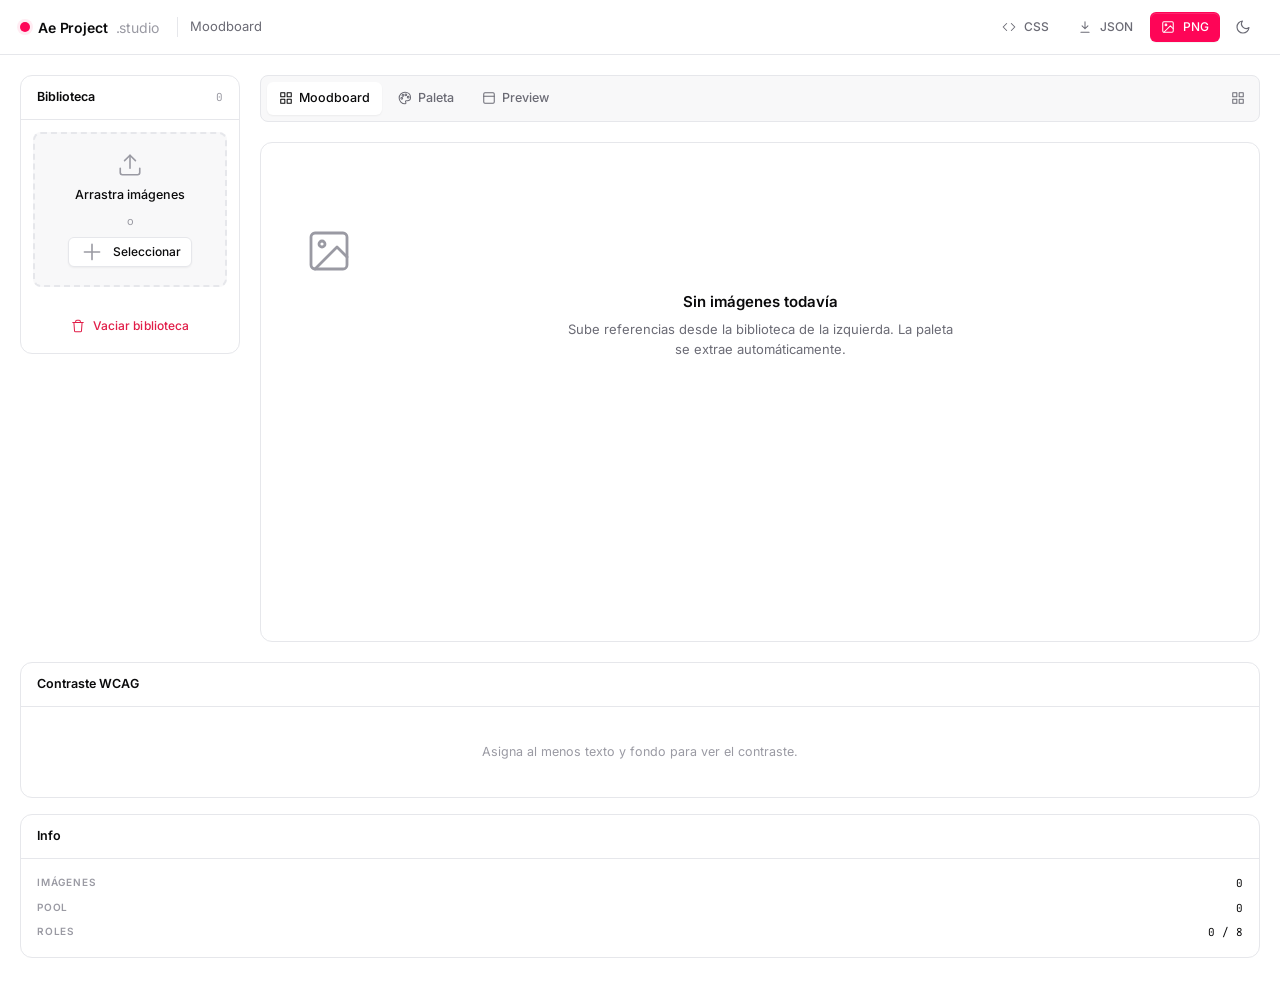
<file: moodboard.html>
<!DOCTYPE html>
<html lang="es" data-theme="light">
<head>
<meta charset="UTF-8" />
<meta name="viewport" content="width=device-width, initial-scale=1.0" />
<title>Moodboard · Ae Project .studio</title>
<link rel="preconnect" href="https://fonts.googleapis.com">
<link rel="preconnect" href="https://fonts.gstatic.com" crossorigin>
<link href="https://fonts.googleapis.com/css2?family=Inter:wght@400;500;600;700&family=JetBrains+Mono:wght@400;500;600;700&display=swap" rel="stylesheet">
<link rel="stylesheet" href="assets/base.css" />
<link rel="stylesheet" href="assets/moodboard.css" />
</head>

<body>

<header class="app-header">
  <a href="index.html" class="brand">
    <span class="brand-dot"></span>
    <span class="brand-name">Ae Project</span>
    <span class="brand-tld">.studio</span>
  </a>
  <span class="tool-name">Moodboard</span>
  <div class="spacer"></div>

  <div class="actions">
    <button class="btn btn-ghost btn-sm" id="btnExportCSS" title="Exportar CSS">
      <svg class="icon icon-sm" viewBox="0 0 24 24"><polyline points="16 18 22 12 16 6"/><polyline points="8 6 2 12 8 18"/></svg>
      <span class="label-hide">CSS</span>
    </button>
    <button class="btn btn-ghost btn-sm" id="btnExportJSON" title="Exportar JSON">
      <svg class="icon icon-sm" viewBox="0 0 24 24"><path d="M12 3v12M7 10l5 5 5-5M5 21h14"/></svg>
      <span class="label-hide">JSON</span>
    </button>
    <button class="btn btn-primary btn-sm" id="btnExportPNG" title="Exportar PNG">
      <svg class="icon icon-sm" viewBox="0 0 24 24"><rect x="3" y="3" width="18" height="18" rx="2"/><circle cx="8.5" cy="8.5" r="1.5"/><polyline points="21 15 16 10 5 21"/></svg>
      PNG
    </button>

    <button class="theme-toggle" id="themeToggle" aria-label="Cambiar tema">
      <svg class="icon icon-moon" viewBox="0 0 24 24"><path d="M21 12.79A9 9 0 1 1 11.21 3 7 7 0 0 0 21 12.79z"/></svg>
      <svg class="icon icon-sun" viewBox="0 0 24 24"><circle cx="12" cy="12" r="4"/><path d="M12 2v2M12 20v2M4.93 4.93l1.41 1.41M17.66 17.66l1.41 1.41M2 12h2M20 12h2M6.34 17.66l-1.41 1.41M19.07 4.93l-1.41 1.41"/></svg>
    </button>
  </div>
</header>

<main class="mb-main">

  <!-- ============ SIDEBAR IZQUIERDA · Biblioteca ============ -->
  <aside class="mb-side mb-side-left">
    <div class="section">
      <div class="section-head">
        <span class="sh-title">Biblioteca</span>
        <div class="spacer"></div>
        <span class="sh-count" id="imgCount">0</span>
      </div>

      <div class="lib-drop" id="dropZone">
        <svg class="icon icon-lg" viewBox="0 0 24 24"><path d="M21 15v4a2 2 0 0 1-2 2H5a2 2 0 0 1-2-2v-4"/><polyline points="17 8 12 3 7 8"/><line x1="12" y1="3" x2="12" y2="15"/></svg>
        <div class="ld-title">Arrastra imágenes</div>
        <div class="ld-desc">o</div>
        <button class="btn btn-secondary btn-sm" id="btnAddImgs2">
          <svg class="icon icon-sm" viewBox="0 0 24 24"><path d="M12 5v14M5 12h14"/></svg>
          Seleccionar
        </button>
      </div>

      <div class="lib-list" id="libList"></div>

      <div class="lib-actions">
        <button class="btn btn-ghost btn-sm" id="btnClearImgs" style="color:var(--danger);width:100%">
          <svg class="icon icon-sm" viewBox="0 0 24 24"><path d="M3 6h18M8 6V4a2 2 0 0 1 2-2h4a2 2 0 0 1 2 2v2M19 6l-1 14a2 2 0 0 1-2 2H8a2 2 0 0 1-2-2L5 6"/></svg>
          Vaciar biblioteca
        </button>
      </div>
    </div>
  </aside>

  <!-- ============ COLUMNA CENTRAL ============ -->
  <div class="mb-center">

    <div class="view-tabs">
      <button class="vt-btn active" data-view="moodboard">
        <svg class="icon icon-sm" viewBox="0 0 24 24"><rect x="3" y="3" width="7" height="7"/><rect x="14" y="3" width="7" height="7"/><rect x="3" y="14" width="7" height="7"/><rect x="14" y="14" width="7" height="7"/></svg>
        Moodboard
      </button>
      <button class="vt-btn" data-view="paleta">
        <svg class="icon icon-sm" viewBox="0 0 24 24"><circle cx="13.5" cy="6.5" r="1.5"/><circle cx="17.5" cy="10.5" r="1.5"/><circle cx="8.5" cy="7.5" r="1.5"/><circle cx="6.5" cy="12.5" r="1.5"/><path d="M12 2C6.5 2 2 6.5 2 12s4.5 10 10 10c.9 0 1.6-.7 1.6-1.6 0-.4-.2-.8-.4-1.1-.3-.3-.4-.6-.4-1.1 0-.9.7-1.6 1.6-1.6H16c3 0 5.5-2.5 5.5-5.5C21.5 6 17.5 2 12 2z"/></svg>
        Paleta
      </button>
      <button class="vt-btn" data-view="preview">
        <svg class="icon icon-sm" viewBox="0 0 24 24"><rect x="3" y="3" width="18" height="18" rx="2"/><line x1="3" y1="9" x2="21" y2="9"/></svg>
        Preview
      </button>
      <div class="spacer"></div>
      <button class="btn-icon" id="btnGridToggle" title="Cambiar columnas del grid">
        <svg class="icon icon-sm" viewBox="0 0 24 24"><rect x="3" y="3" width="7" height="7"/><rect x="14" y="3" width="7" height="7"/><rect x="3" y="14" width="7" height="7"/><rect x="14" y="14" width="7" height="7"/></svg>
      </button>
    </div>

    <div class="view-content" id="viewContent"></div>

  </div>

  <!-- ============ SIDEBAR DERECHA · Contraste + Info ============ -->
  <aside class="mb-side mb-side-right">

    <div class="section">
      <div class="section-head">
        <span class="sh-title">Contraste WCAG</span>
      </div>
      <div class="section-body" id="contrastPanel">
        <div class="empty-hint">Asigna roles en la pestaña Paleta.</div>
      </div>
    </div>

    <div class="section">
      <div class="section-head">
        <span class="sh-title">Info</span>
      </div>
      <div class="section-body">
        <div class="sys-info" id="sysInfo"></div>
      </div>
    </div>

  </aside>

</main>

<!-- Modal confirmar -->
<div class="modal" id="confirmModal" role="dialog" aria-modal="true">
  <div class="modal-backdrop" data-close></div>
  <div class="modal-panel">
    <div class="modal-head">
      <h3 class="modal-title" id="confirmTitle">Confirmar</h3>
      <button class="modal-x" data-close aria-label="Cerrar">
        <svg class="icon icon-sm" viewBox="0 0 24 24"><path d="M18 6L6 18M6 6l12 12"/></svg>
      </button>
    </div>
    <p class="modal-body" id="confirmBody"></p>
    <div class="modal-actions">
      <button class="btn btn-ghost" data-close>Cancelar</button>
      <button class="btn btn-danger" id="confirmOk">Confirmar</button>
    </div>
  </div>
</div>

<input type="file" id="fileInput" accept="image/*" multiple hidden />
<div class="toast-host" id="toastHost"></div>

<script src="assets/utils.js"></script>
<script src="assets/moodboard.js"></script>

</body>
</html>
</file>
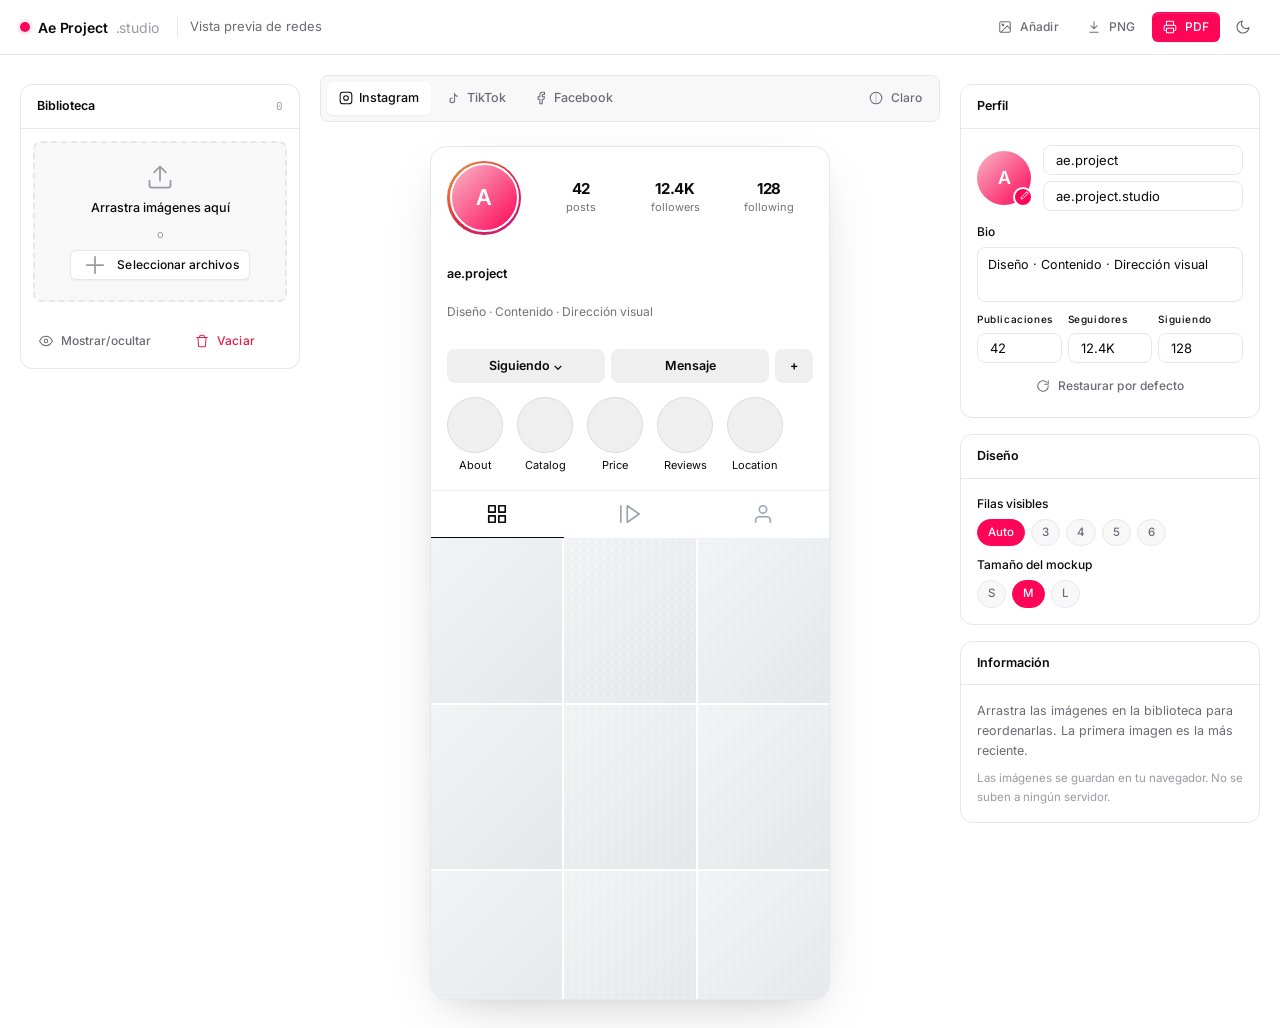
<file: preview.html>
<!DOCTYPE html>
<html lang="es" data-theme="light">
<head>
<meta charset="UTF-8" />
<meta name="viewport" content="width=device-width, initial-scale=1.0" />
<title>Vista previa de redes · Ae Project .studio</title>
<link rel="preconnect" href="https://fonts.googleapis.com">
<link rel="preconnect" href="https://fonts.gstatic.com" crossorigin>
<link href="https://fonts.googleapis.com/css2?family=Inter:wght@400;500;600;700&family=JetBrains+Mono:wght@400;500&display=swap" rel="stylesheet">
<link rel="stylesheet" href="assets/base.css" />
<link rel="stylesheet" href="assets/preview.css" />
</head>

<body>

<header class="app-header">
  <a href="index.html" class="brand">
    <span class="brand-dot"></span>
    <span class="brand-name">Ae Project</span>
    <span class="brand-tld">.studio</span>
  </a>
  <span class="tool-name">Vista previa de redes</span>
  <div class="spacer"></div>

  <div class="actions">
    <button class="btn btn-ghost btn-sm" id="btnAddImgs" title="Añadir imágenes">
      <svg class="icon icon-sm" viewBox="0 0 24 24"><rect x="3" y="3" width="18" height="18" rx="2"/><circle cx="8.5" cy="8.5" r="1.5"/><polyline points="21 15 16 10 5 21"/></svg>
      <span class="label-hide">Añadir</span>
    </button>
    <button class="btn btn-ghost btn-sm" id="btnExportPNG" title="Exportar PNG">
      <svg class="icon icon-sm" viewBox="0 0 24 24"><path d="M12 3v12M7 10l5 5 5-5M5 21h14"/></svg>
      <span class="label-hide">PNG</span>
    </button>
    <button class="btn btn-primary btn-sm" id="btnPrint" title="Imprimir / PDF">
      <svg class="icon icon-sm" viewBox="0 0 24 24"><polyline points="6 9 6 2 18 2 18 9"/><path d="M6 18H4a2 2 0 0 1-2-2v-5a2 2 0 0 1 2-2h16a2 2 0 0 1 2 2v5a2 2 0 0 1-2 2h-2"/><rect x="6" y="14" width="12" height="8"/></svg>
      PDF
    </button>

    <button class="theme-toggle" id="themeToggle" aria-label="Cambiar tema">
      <svg class="icon icon-moon" viewBox="0 0 24 24"><path d="M21 12.79A9 9 0 1 1 11.21 3 7 7 0 0 0 21 12.79z"/></svg>
      <svg class="icon icon-sun" viewBox="0 0 24 24"><circle cx="12" cy="12" r="4"/><path d="M12 2v2M12 20v2M4.93 4.93l1.41 1.41M17.66 17.66l1.41 1.41M2 12h2M20 12h2M6.34 17.66l-1.41 1.41M19.07 4.93l-1.41 1.41"/></svg>
    </button>
  </div>
</header>

<main class="pv-main">

  <!-- Columna izquierda · Biblioteca -->
  <aside class="pv-side pv-side-left">
    <div class="section">
      <div class="section-head">
        <span class="sh-title">Biblioteca</span>
        <div class="spacer"></div>
        <span class="sh-count" id="imgCount">0</span>
      </div>

      <div class="lib-drop" id="dropZone">
        <svg class="icon icon-lg" viewBox="0 0 24 24"><path d="M21 15v4a2 2 0 0 1-2 2H5a2 2 0 0 1-2-2v-4"/><polyline points="17 8 12 3 7 8"/><line x1="12" y1="3" x2="12" y2="15"/></svg>
        <div class="ld-title">Arrastra imágenes aquí</div>
        <div class="ld-desc">o</div>
        <button class="btn btn-secondary btn-sm" id="btnAddImgs2">
          <svg class="icon icon-sm" viewBox="0 0 24 24"><path d="M12 5v14M5 12h14"/></svg>
          Seleccionar archivos
        </button>
      </div>

      <div class="lib-list" id="libList"></div>

      <div class="lib-actions">
        <button class="btn btn-ghost btn-sm" id="btnToggleAll">
          <svg class="icon icon-sm" viewBox="0 0 24 24"><path d="M1 12s4-8 11-8 11 8 11 8-4 8-11 8-11-8-11-8z"/><circle cx="12" cy="12" r="3"/></svg>
          Mostrar/ocultar
        </button>
        <button class="btn btn-ghost btn-sm" id="btnClearImgs" style="color:var(--danger)">
          <svg class="icon icon-sm" viewBox="0 0 24 24"><path d="M3 6h18M8 6V4a2 2 0 0 1 2-2h4a2 2 0 0 1 2 2v2M19 6l-1 14a2 2 0 0 1-2 2H8a2 2 0 0 1-2-2L5 6"/></svg>
          Vaciar
        </button>
      </div>
    </div>
  </aside>

  <!-- Columna central · Mockup -->
  <div class="pv-center">
    <div class="mockup-tabs">
      <button class="mockup-tab active" data-mockup="instagram">
        <svg class="icon icon-sm" viewBox="0 0 24 24"><rect x="2" y="2" width="20" height="20" rx="5"/><circle cx="12" cy="12" r="4"/><circle cx="17.5" cy="6.5" r="0.5" fill="currentColor" stroke="none"/></svg>
        Instagram
      </button>
      <button class="mockup-tab" data-mockup="tiktok">
        <svg class="icon icon-sm" viewBox="0 0 24 24"><path d="M9 12a4 4 0 1 0 4 4V4a5 5 0 0 0 5 5"/></svg>
        TikTok
      </button>
      <button class="mockup-tab" data-mockup="facebook">
        <svg class="icon icon-sm" viewBox="0 0 24 24"><path d="M18 2h-3a5 5 0 0 0-5 5v3H7v4h3v8h4v-8h3l1-4h-4V7a1 1 0 0 1 1-1h3z"/></svg>
        Facebook
      </button>

      <div class="spacer"></div>

      <button class="btn btn-ghost btn-sm" id="btnMockupTheme" title="Cambiar tema del mockup">
        <svg class="icon icon-sm" viewBox="0 0 24 24"><circle cx="12" cy="12" r="10"/><path d="M12 2v20" opacity="0.4"/></svg>
        <span id="mockupThemeLabel">Claro</span>
      </button>
    </div>

    <div class="mockup-stage">
      <div class="mockup-frame" id="mockupFrame"></div>
    </div>
  </div>

  <!-- Columna derecha · Ajustes -->
  <aside class="pv-side pv-side-right">
    <div class="section">
      <div class="section-head">
        <span class="sh-title">Perfil</span>
      </div>
      <div class="section-body">

        <div class="profile-row">
          <label class="profile-avatar-upload" title="Cambiar foto de perfil">
            <div class="profile-avatar" id="profileAvatarPreview">A</div>
            <input type="file" id="profileAvatarInput" accept="image/*" hidden />
            <span class="profile-avatar-edit">
              <svg class="icon" style="width:12px;height:12px" viewBox="0 0 24 24"><path d="M18.5 2.5a2.121 2.121 0 0 1 3 3L12 15l-4 1 1-4 9.5-9.5z"/></svg>
            </span>
          </label>
          <div style="flex:1;min-width:0">
            <div class="field" style="margin-bottom:6px">
              <input class="input" id="profileName" placeholder="Nombre a mostrar" style="font-size:13px;height:30px" />
            </div>
            <div class="field">
              <input class="input" id="profileUser" placeholder="@usuario" style="font-size:13px;height:30px" />
            </div>
          </div>
        </div>

        <div class="field" style="margin-top:12px">
          <label class="field-label">Bio</label>
          <textarea class="input" id="profileBio" rows="2" style="height:auto;min-height:44px;padding:8px 10px;resize:none;font-size:12.5px" placeholder="Diseño · Contenido"></textarea>
        </div>

        <div class="stats-fields">
          <div class="field">
            <label class="field-label">Publicaciones</label>
            <input class="input" id="profilePosts" style="font-size:13px;height:30px" />
          </div>
          <div class="field">
            <label class="field-label">Seguidores</label>
            <input class="input" id="profileFollowers" style="font-size:13px;height:30px" />
          </div>
          <div class="field">
            <label class="field-label">Siguiendo</label>
            <input class="input" id="profileFollowing" style="font-size:13px;height:30px" />
          </div>
        </div>

        <button class="btn btn-ghost btn-sm" id="btnResetProfile" style="width:100%;margin-top:8px">
          <svg class="icon icon-sm" viewBox="0 0 24 24"><path d="M21 12a9 9 0 1 1-2.64-6.36"/><polyline points="21 3 21 9 15 9"/></svg>
          Restaurar por defecto
        </button>

      </div>
    </div>

    <div class="section" id="layoutSection">
      <div class="section-head">
        <span class="sh-title">Diseño</span>
      </div>
      <div class="section-body">
        <div class="field" id="rowsField">
          <label class="field-label">Filas visibles</label>
          <div class="chips-row" id="gridRows"></div>
        </div>
        <div class="field" style="margin-top:10px">
          <label class="field-label">Tamaño del mockup</label>
          <div class="chips-row" id="gridSize"></div>
        </div>
      </div>
    </div>

    <div class="section">
      <div class="section-head">
        <span class="sh-title">Información</span>
      </div>
      <div class="section-body" style="font-size:12.5px;color:var(--text-muted);line-height:1.6">
        Arrastra las imágenes en la biblioteca para reordenarlas. La primera imagen es la más reciente.
        <div style="margin-top:8px;color:var(--text-subtle);font-size:11.5px">Las imágenes se guardan en tu navegador. No se suben a ningún servidor.</div>
      </div>
    </div>
  </aside>

</main>

<input type="file" id="fileInput" accept="image/*" multiple hidden />
<div class="toast-host" id="toastHost"></div>

<script src="assets/utils.js"></script>
<script src="assets/preview.js"></script>

</body>
</html>
</file>
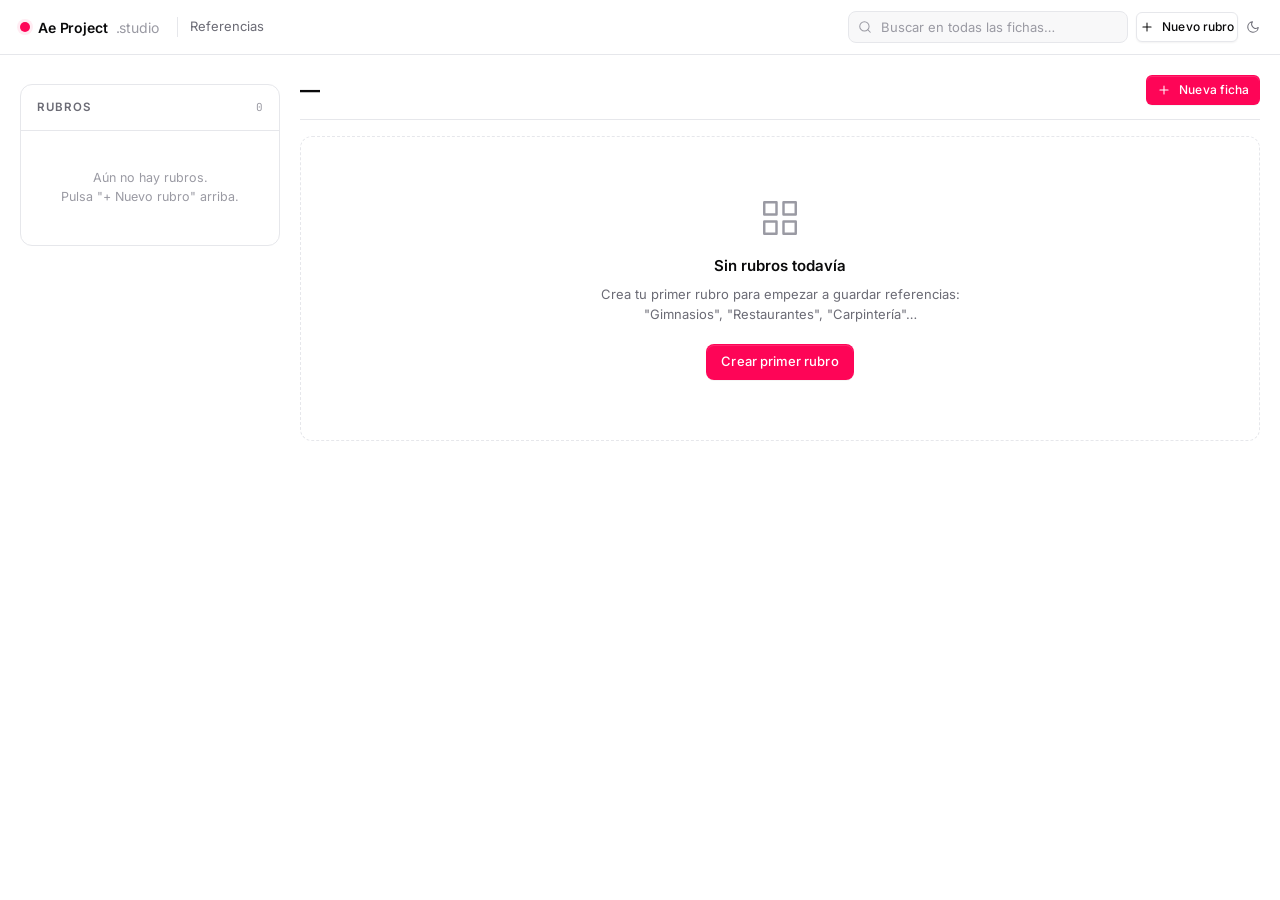
<file: referencias.html>
<!DOCTYPE html>
<html lang="es" data-theme="light">
<head>
<meta charset="UTF-8" />
<meta name="viewport" content="width=device-width, initial-scale=1.0" />
<meta name="theme-color" content="#FE0557" />
<title>Referencias · Ae Project .studio</title>
<link rel="preconnect" href="https://fonts.googleapis.com">
<link rel="preconnect" href="https://fonts.gstatic.com" crossorigin>
<link href="https://fonts.googleapis.com/css2?family=Inter:wght@400;500;600;700&family=JetBrains+Mono:wght@400;500&display=swap" rel="stylesheet">
<link rel="stylesheet" href="assets/base.css" />
<link rel="stylesheet" href="assets/referencias.css" />
</head>

<body>

<!-- ============================================================ HEADER -->
<header class="app-header">
  <a href="index.html" class="brand">
    <span class="brand-dot"></span>
    <span class="brand-name">Ae Project</span>
    <span class="brand-tld">.studio</span>
  </a>
  <span class="tool-name">Referencias</span>
  <div class="spacer"></div>

  <div class="actions">
    <div class="search-box">
      <svg class="icon input-icon" viewBox="0 0 24 24"><circle cx="11" cy="11" r="8"/><path d="M21 21l-4.35-4.35"/></svg>
      <input id="searchInput" placeholder="Buscar en todas las fichas…" />
    </div>
    <button class="btn btn-secondary btn-sm" id="btnNewRubro">
      <svg class="icon icon-sm" viewBox="0 0 24 24"><path d="M12 5v14M5 12h14"/></svg>
      <span class="label-hide">Nuevo rubro</span>
    </button>
    <button class="theme-toggle" id="themeToggle" aria-label="Cambiar tema">
      <svg class="icon icon-moon" viewBox="0 0 24 24"><path d="M21 12.79A9 9 0 1 1 11.21 3 7 7 0 0 0 21 12.79z"/></svg>
      <svg class="icon icon-sun" viewBox="0 0 24 24"><circle cx="12" cy="12" r="4"/><path d="M12 2v2M12 20v2M4.93 4.93l1.41 1.41M17.66 17.66l1.41 1.41M2 12h2M20 12h2M6.34 17.66l-1.41 1.41M19.07 4.93l-1.41 1.41"/></svg>
    </button>
  </div>
</header>

<!-- ============================================================ MAIN -->
<main class="ref-main">

  <aside class="ref-sidebar">
    <div class="sidebar-head">
      <span class="sh-title">Rubros</span>
      <div class="spacer"></div>
      <span class="sh-count" id="rubrosCount">0</span>
    </div>
    <div class="rubro-list" id="rubroList"></div>
  </aside>

  <div class="ref-content">
    <div class="content-head">
      <div class="ch-left">
        <h2 class="ch-title" id="contentTitle">—</h2>
        <span class="ch-count" id="contentCount"></span>
      </div>
      <div class="ch-right">
        <button class="btn btn-primary btn-sm" id="btnNewFicha">
          <svg class="icon icon-sm" viewBox="0 0 24 24"><path d="M12 5v14M5 12h14"/></svg>
          Nueva ficha
        </button>
      </div>
    </div>

    <div class="fichas-area" id="fichasArea"></div>
  </div>

</main>

<!-- ============================================================ RUBRO MODAL -->
<div class="modal" id="rubroModal" role="dialog" aria-modal="true">
  <div class="modal-backdrop" data-close></div>
  <div class="modal-panel">
    <div class="modal-head">
      <h3 class="modal-title" id="rubroModalTitle">Nuevo rubro</h3>
      <button class="modal-x" data-close aria-label="Cerrar">
        <svg class="icon icon-sm" viewBox="0 0 24 24"><path d="M18 6L6 18M6 6l12 12"/></svg>
      </button>
    </div>
    <p class="modal-body">Agrupa fichas de un mismo tema. Ej: Gimnasios, Carpintería, Restaurantes.</p>

    <div class="edit-form">
      <div class="field">
        <label class="field-label">Nombre</label>
        <input class="input" id="rubroNombre" placeholder="Ej. Gimnasios" autocomplete="off" />
      </div>
      <div class="field">
        <label class="field-label">Color</label>
        <div class="color-picker" id="rubroColorPicker"></div>
      </div>
    </div>

    <div class="modal-actions">
      <button class="btn btn-ghost" data-close>Cancelar</button>
      <button class="btn btn-primary" id="rubroSave">Guardar</button>
    </div>
  </div>
</div>

<!-- ============================================================ FICHA MODAL -->
<div class="modal" id="fichaModal" role="dialog" aria-modal="true">
  <div class="modal-backdrop" data-close></div>
  <div class="modal-panel ficha-panel">
    <div class="modal-head">
      <h3 class="modal-title" id="fichaModalTitle">Nueva ficha</h3>
      <button class="modal-x" data-close aria-label="Cerrar">
        <svg class="icon icon-sm" viewBox="0 0 24 24"><path d="M18 6L6 18M6 6l12 12"/></svg>
      </button>
    </div>

    <div class="ficha-body">

      <!-- Capturas -->
      <div class="ficha-block">
        <div class="ficha-block-head">
          <span class="fb-title">Capturas</span>
          <span class="fb-count" id="capturasCount">0</span>
          <div class="spacer"></div>
          <button class="btn btn-ghost btn-sm" id="btnAddCaptura">
            <svg class="icon icon-sm" viewBox="0 0 24 24"><path d="M12 5v14M5 12h14"/></svg>
            Añadir
          </button>
        </div>
        <div class="capturas-drop" id="capturasDrop" tabindex="0">
          <div class="capturas-empty" id="capturasEmpty">
            <svg class="icon icon-lg" viewBox="0 0 24 24"><path d="M21 15v4a2 2 0 0 1-2 2H5a2 2 0 0 1-2-2v-4"/><polyline points="17 8 12 3 7 8"/><line x1="12" y1="3" x2="12" y2="15"/></svg>
            <div>Arrastra imágenes, pégalas con <span class="mono">Ctrl/Cmd+V</span><br>o pulsa "Añadir".</div>
          </div>
          <div class="capturas-grid" id="capturasGrid"></div>
        </div>
      </div>

      <!-- Nombre -->
      <div class="ficha-block ficha-fields">
        <div class="field">
          <label class="field-label">Nombre</label>
          <input class="input" id="fichaNombre" placeholder="Ej. Gymshark" autocomplete="off" />
        </div>
        <div class="field">
          <label class="field-label">Instagram</label>
          <input class="input" id="fichaInstagram" placeholder="@usuario" autocomplete="off" />
        </div>
      </div>

      <!-- Copy -->
      <div class="ficha-block">
        <div class="ficha-block-head">
          <span class="fb-title">Copy</span>
          <div class="spacer"></div>
          <button class="btn btn-ghost btn-sm" id="btnCopyText" type="button">
            <svg class="icon icon-sm" viewBox="0 0 24 24"><rect x="9" y="9" width="13" height="13" rx="2"/><path d="M5 15H4a2 2 0 0 1-2-2V4a2 2 0 0 1 2-2h9a2 2 0 0 1 2 2v1"/></svg>
            Copiar
          </button>
        </div>
        <textarea class="textarea" id="fichaCopy" placeholder="Pega aquí el texto del post…"></textarea>
      </div>

    </div>

    <div class="modal-actions ficha-actions">
      <button class="btn btn-ghost btn-sm" id="btnMoveFicha" type="button">
        <svg class="icon icon-sm" viewBox="0 0 24 24"><polyline points="5 9 2 12 5 15"/><polyline points="9 5 12 2 15 5"/><polyline points="15 19 12 22 9 19"/><polyline points="19 9 22 12 19 15"/><line x1="2" y1="12" x2="22" y2="12"/><line x1="12" y1="2" x2="12" y2="22"/></svg>
        Mover a rubro
      </button>
      <div class="spacer"></div>
      <button class="btn btn-ghost danger-ghost" id="btnDeleteFicha" type="button">Eliminar</button>
      <button class="btn btn-ghost" data-close>Cancelar</button>
      <button class="btn btn-primary" id="btnSaveFicha">Guardar</button>
    </div>
  </div>
</div>

<!-- ============================================================ MOVE MODAL -->
<div class="modal modal-raised" id="moveModal" role="dialog" aria-modal="true">
  <div class="modal-backdrop" data-close></div>
  <div class="modal-panel">
    <div class="modal-head">
      <h3 class="modal-title">Mover ficha a…</h3>
      <button class="modal-x" data-close aria-label="Cerrar">
        <svg class="icon icon-sm" viewBox="0 0 24 24"><path d="M18 6L6 18M6 6l12 12"/></svg>
      </button>
    </div>
    <p class="modal-body">Se guardarán los cambios y la ficha pasará al rubro seleccionado.</p>
    <div class="move-list" id="moveList"></div>
    <div class="modal-actions">
      <button class="btn btn-ghost" data-close>Cancelar</button>
    </div>
  </div>
</div>

<!-- ============================================================ LIGHTBOX -->
<div class="lightbox" id="lightbox">
  <button class="lb-close" id="lbClose" aria-label="Cerrar">
    <svg class="icon icon-lg" viewBox="0 0 24 24"><path d="M18 6L6 18M6 6l12 12"/></svg>
  </button>
  <button class="lb-nav lb-prev" id="lbPrev" aria-label="Anterior">
    <svg class="icon icon-lg" viewBox="0 0 24 24"><polyline points="15 18 9 12 15 6"/></svg>
  </button>
  <button class="lb-nav lb-next" id="lbNext" aria-label="Siguiente">
    <svg class="icon icon-lg" viewBox="0 0 24 24"><polyline points="9 18 15 12 9 6"/></svg>
  </button>
  <div class="lb-stage" id="lbStage"></div>
  <div class="lb-counter" id="lbCounter">0 / 0</div>
</div>

<!-- ============================================================ CONFIRM MODAL -->
<div class="modal" id="confirmModal" role="dialog" aria-modal="true">
  <div class="modal-backdrop" data-close></div>
  <div class="modal-panel">
    <div class="modal-head">
      <h3 class="modal-title" id="confirmTitle">Confirmar</h3>
      <button class="modal-x" data-close aria-label="Cerrar">
        <svg class="icon icon-sm" viewBox="0 0 24 24"><path d="M18 6L6 18M6 6l12 12"/></svg>
      </button>
    </div>
    <p class="modal-body" id="confirmBody"></p>
    <div class="modal-actions">
      <button class="btn btn-ghost" data-close>Cancelar</button>
      <button class="btn btn-danger" id="confirmOk">Confirmar</button>
    </div>
  </div>
</div>

<input type="file" id="fileInput" accept="image/*" multiple hidden />
<div class="toast-host" id="toastHost"></div>

<script src="assets/utils.js"></script>
<script src="assets/referencias.js"></script>

</body>
</html>
</file>
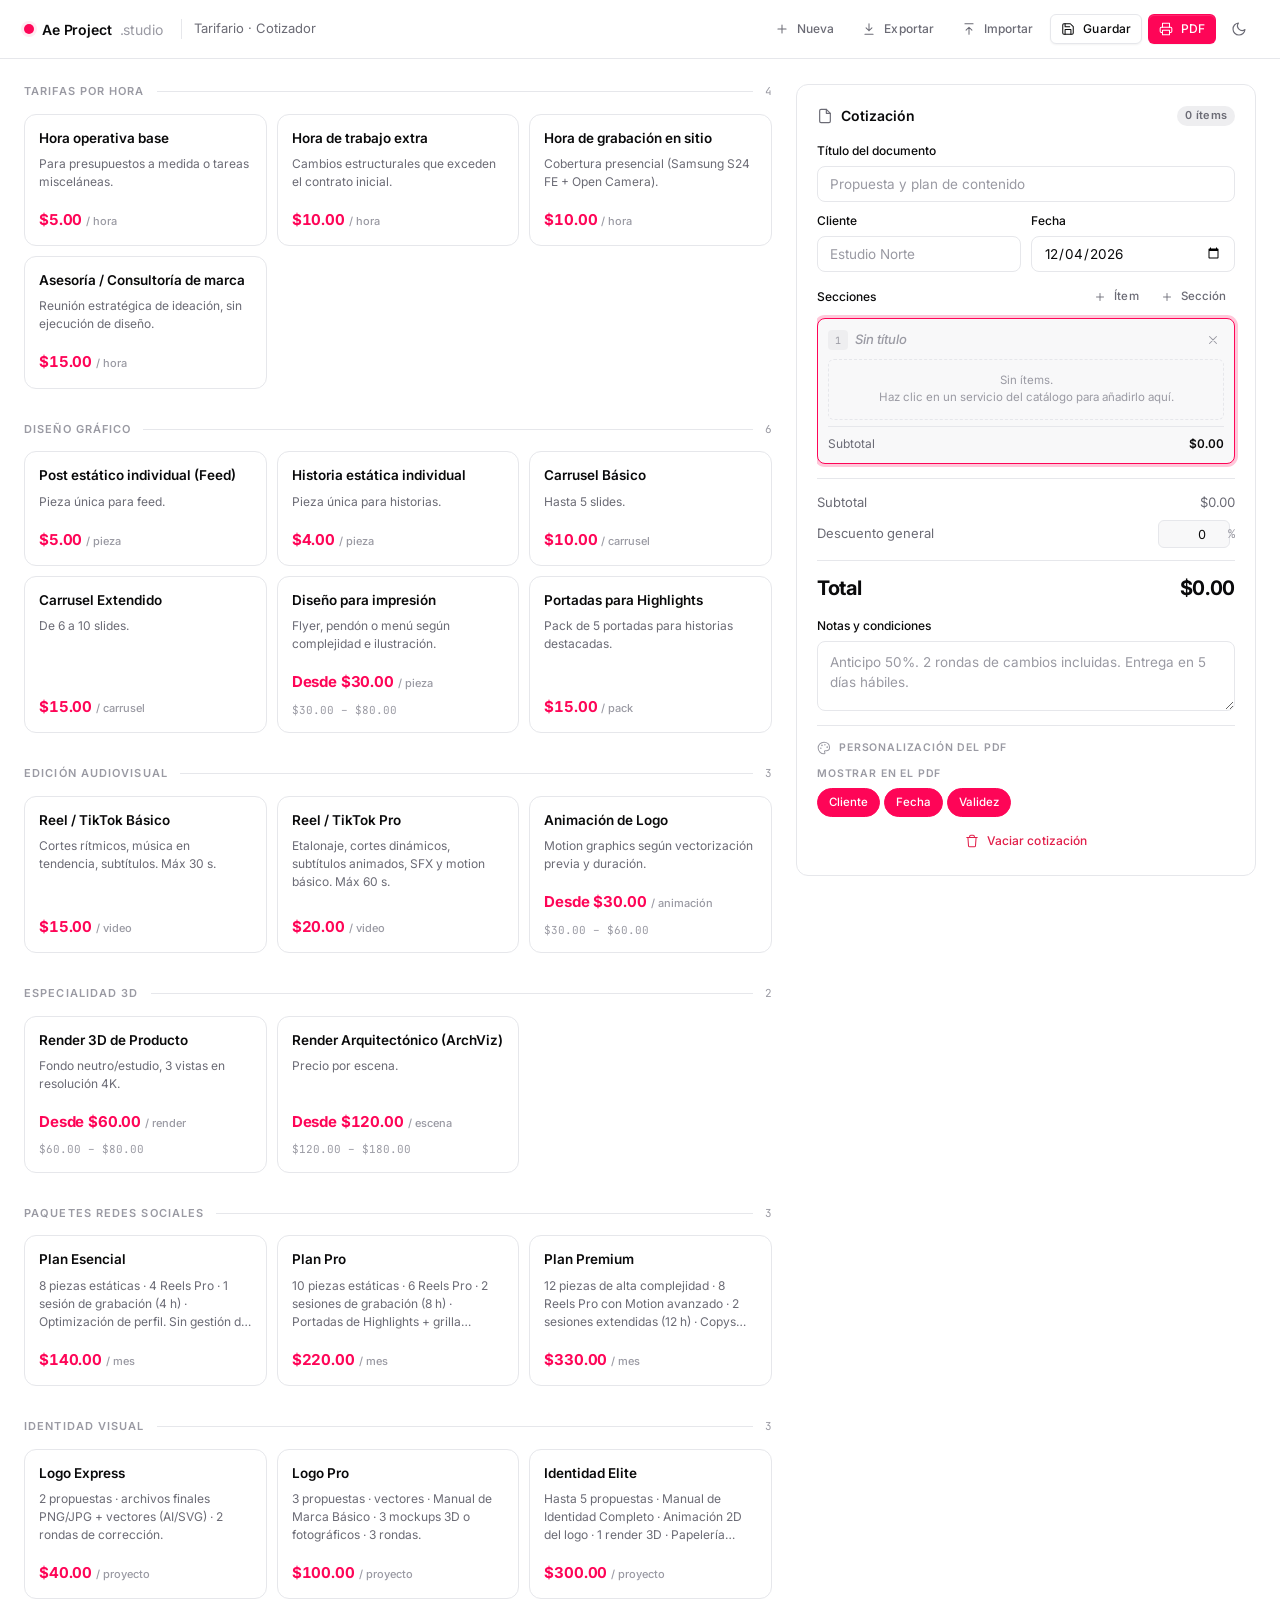
<file: tarifario.html>
<!DOCTYPE html>
<html lang="es" data-theme="light">
<head>
<meta charset="UTF-8" />
<meta name="viewport" content="width=device-width, initial-scale=1.0" />
<meta name="theme-color" content="#FE0557" />
<title>Tarifario · Ae Project .studio</title>
<link rel="preconnect" href="https://fonts.googleapis.com">
<link rel="preconnect" href="https://fonts.gstatic.com" crossorigin>
<link href="https://fonts.googleapis.com/css2?family=Inter:wght@400;500;600;700&family=JetBrains+Mono:wght@400;500&display=swap" rel="stylesheet">
<link rel="stylesheet" href="assets/base.css" />

<style>
  /* ============================================================
     Header de aplicación
     ============================================================ */
  .app-header {
    position: sticky; top: 0; z-index: 50;
    display: flex; align-items: center; gap: 14px;
    padding: 12px 24px;
    background: color-mix(in srgb, var(--bg) 82%, transparent);
    backdrop-filter: blur(14px);
    -webkit-backdrop-filter: blur(14px);
    border-bottom: 1px solid var(--border);
  }
  .app-header .tool-name {
    font-size: 13px; color: var(--text-muted);
    padding-left: 12px; margin-left: 4px;
    border-left: 1px solid var(--border);
  }
  .app-header .spacer { flex: 1; }
  .app-header .actions { display: flex; gap: 6px; align-items: center; }

  /* ============================================================
     Layout
     ============================================================ */
  .tarifario-main {
    display: grid;
    grid-template-columns: minmax(0, 1fr) 460px;
    gap: 24px;
    padding: 24px;
    max-width: 1480px;
    margin: 0 auto;
    align-items: start;
  }

  /* ---------- Catálogo ---------- */
  .cat-block { margin-bottom: 32px; }
  .cat-block:last-child { margin-bottom: 0; }
  .cat-head {
    display: flex; align-items: center; gap: 12px;
    margin-bottom: 14px;
  }
  .cat-head .cat-name {
    font-size: 11px; font-weight: 600;
    text-transform: uppercase; letter-spacing: 0.1em;
    color: var(--text-subtle);
    white-space: nowrap;
  }
  .cat-head .cat-rule { flex: 1; height: 1px; background: var(--border); }
  .cat-head .cat-count {
    font-family: var(--font-mono);
    font-size: 11px;
    color: var(--text-subtle);
  }

  .serv-grid {
    display: grid;
    grid-template-columns: repeat(auto-fill, minmax(240px, 1fr));
    gap: 10px;
  }

  .serv {
    text-align: left;
    background: var(--surface);
    border: 1px solid var(--border);
    border-radius: var(--r-lg);
    padding: 14px;
    display: flex; flex-direction: column; gap: 8px;
    transition: border-color var(--dur) var(--ease),
                transform var(--dur) var(--ease),
                box-shadow var(--dur) var(--ease);
    cursor: pointer;
    font: inherit; color: inherit;
  }
  .serv:hover {
    transform: translateY(-2px);
    border-color: transparent;
    box-shadow: var(--shadow-md);
  }
  .serv:active { transform: translateY(0); }
  .serv .serv-name {
    font-size: 13.5px; font-weight: 600;
    line-height: 1.35;
    color: var(--text);
  }
  .serv .serv-desc {
    font-size: 12px; color: var(--text-muted);
    line-height: 1.5;
    display: -webkit-box;
    -webkit-line-clamp: 3;
    -webkit-box-orient: vertical;
    overflow: hidden;
  }
  .serv .serv-foot {
    margin-top: auto;
    padding-top: 10px;
    display: flex; align-items: baseline; justify-content: space-between;
    gap: 8px;
  }
  .serv .serv-price {
    font-size: 15px; font-weight: 700;
    color: var(--brand);
    letter-spacing: -0.01em;
    font-variant-numeric: tabular-nums;
  }
  .serv .serv-price small {
    font-weight: 500; font-size: 11px;
    color: var(--text-subtle);
    letter-spacing: 0;
    margin-left: 4px;
  }
  .serv .serv-range {
    font-size: 11px;
    color: var(--text-subtle);
    font-family: var(--font-mono);
  }

  /* ---------- Panel de cotización ---------- */
  .cotizacion {
    position: sticky;
    top: 84px;
    background: var(--surface);
    border: 1px solid var(--border);
    border-radius: var(--r-lg);
    padding: 20px;
    max-height: calc(100vh - 108px);
    display: flex; flex-direction: column;
    gap: 16px;
  }
  .cotizacion .cot-head {
    display: flex; align-items: center; gap: 8px;
  }
  .cotizacion .cot-title {
    font-size: 14px; font-weight: 600;
  }
  .cotizacion .cot-body {
    display: flex; flex-direction: column; gap: 14px;
    overflow-y: auto;
    padding-right: 4px;
    margin-right: -4px;
  }
  .cotizacion .cot-body::-webkit-scrollbar { width: 6px; }
  .cotizacion .cot-body::-webkit-scrollbar-thumb {
    background: var(--surface-3); border-radius: 3px;
  }

  .meta-fields {
    display: grid;
    grid-template-columns: 1fr 1fr;
    gap: 10px;
  }
  .meta-fields .field-full { grid-column: 1 / -1; }

  /* Secciones */
  .seciones-head {
    display: flex;
    align-items: center;
    justify-content: space-between;
    margin-bottom: 10px;
  }
  .seciones-list {
    display: flex;
    flex-direction: column;
    gap: 10px;
  }
  .sec-block {
    background: var(--surface-2);
    border: 1px solid var(--border);
    border-radius: var(--r-md);
    padding: 10px;
    transition: border-color var(--dur) var(--ease),
                box-shadow var(--dur) var(--ease);
    cursor: default;
  }
  .sec-block.active {
    border-color: var(--brand);
    box-shadow: 0 0 0 3px var(--brand-glow);
  }
  .sec-block .sec-block-head {
    display: flex;
    align-items: center;
    gap: 6px;
    margin-bottom: 8px;
  }
  .sec-block .sec-num {
    font-family: var(--font-mono);
    font-size: 10px;
    color: var(--text-subtle);
    background: var(--surface-3);
    min-width: 20px;
    height: 20px;
    border-radius: var(--r-xs);
    display: inline-flex; align-items: center; justify-content: center;
    flex-shrink: 0;
    padding: 0 5px;
  }
  .sec-block .sec-title-input {
    flex: 1;
    min-width: 0;
    font: inherit;
    font-size: 13px;
    font-weight: 600;
    background: transparent;
    border: 1px solid transparent;
    border-radius: var(--r-xs);
    padding: 3px 6px;
    margin: -3px -6px;
    color: var(--text);
    transition: all var(--dur) var(--ease);
  }
  .sec-block .sec-title-input:hover { border-color: var(--border); }
  .sec-block .sec-title-input:focus {
    outline: none;
    background: var(--surface);
    border-color: var(--brand);
  }
  .sec-block .sec-title-input::placeholder {
    color: var(--text-subtle);
    font-weight: 500;
    font-style: italic;
  }
  .sec-block .sec-del {
    width: 22px; height: 22px; padding: 0;
    display: flex; align-items: center; justify-content: center;
    border-radius: var(--r-sm);
    color: var(--text-subtle);
    background: transparent; border: 0;
    cursor: pointer;
    transition: all var(--dur) var(--ease);
    flex-shrink: 0;
  }
  .sec-block .sec-del:hover {
    background: var(--danger-subtle);
    color: var(--danger);
  }
  .sec-block .sec-items {
    display: flex;
    flex-direction: column;
    gap: 6px;
  }
  .sec-block .sec-empty {
    border: 1px dashed var(--border);
    border-radius: var(--r-sm);
    padding: 12px 10px;
    text-align: center;
    font-size: 11.5px;
    color: var(--text-subtle);
    line-height: 1.5;
  }
  .sec-block .sec-subtotal {
    display: flex;
    justify-content: space-between;
    align-items: center;
    padding-top: 8px;
    margin-top: 6px;
    border-top: 1px solid var(--border);
    font-size: 12px;
    color: var(--text-muted);
    font-variant-numeric: tabular-nums;
  }
  .sec-block .sec-subtotal strong {
    color: var(--text);
    font-weight: 600;
  }

  /* Items dentro de secciones (reusa la misma estructura visual) */
  .item {
    background: var(--surface);
    border: 1px solid var(--border);
    border-radius: var(--r-sm);
    padding: 8px;
    display: grid;
    grid-template-columns: 1fr auto;
    gap: 4px 6px;
    transition: border-color var(--dur) var(--ease);
  }
  .item:hover { border-color: var(--border-strong); }
  .item .item-name {
    grid-column: 1 / 2;
    font-size: 12.5px; font-weight: 600;
    line-height: 1.3;
    overflow: hidden;
    color: var(--text);
  }
  .item .item-name input {
    width: 100%;
    font: inherit; font-weight: 600;
    background: transparent;
    border: 1px solid transparent;
    border-radius: var(--r-xs);
    padding: 2px 4px; margin: -2px -4px;
    color: inherit;
    transition: all var(--dur) var(--ease);
  }
  .item .item-name input:hover { border-color: var(--border); }
  .item .item-name input:focus {
    outline: none;
    background: var(--surface-2);
    border-color: var(--brand);
  }
  .item .item-remove {
    grid-column: 2 / 3;
    width: 20px; height: 20px; padding: 0;
    display: flex; align-items: center; justify-content: center;
    border-radius: var(--r-xs);
    color: var(--text-subtle);
    background: transparent; border: 0; cursor: pointer;
    transition: all var(--dur) var(--ease);
  }
  .item .item-remove:hover {
    background: var(--danger-subtle);
    color: var(--danger);
  }
  .item .item-desc {
    grid-column: 1 / -1;
    width: 100%;
    font: inherit;
    font-size: 11.5px;
    line-height: 1.5;
    color: var(--text-muted);
    background: transparent;
    border: 1px solid transparent;
    border-radius: var(--r-xs);
    padding: 3px 5px;
    margin: -2px -5px;
    resize: none;
    overflow: hidden;
    min-height: 20px;
    transition: all var(--dur) var(--ease);
  }
  .item .item-desc::placeholder {
    color: var(--text-subtle);
    font-style: italic;
  }
  .item .item-desc:hover { border-color: var(--border); }
  .item .item-desc:focus {
    outline: none;
    background: var(--surface-2);
    border-color: var(--brand);
    color: var(--text);
    box-shadow: 0 0 0 2px var(--brand-glow);
  }
  .item .item-row {
    grid-column: 1 / -1;
    display: grid;
    grid-template-columns: 52px 1fr auto;
    gap: 5px;
    align-items: center;
    margin-top: 2px;
  }
  .item .item-row input {
    width: 100%;
    height: 24px;
    padding: 0 6px;
    background: var(--surface-2);
    border: 1px solid var(--border);
    border-radius: var(--r-xs);
    font-size: 11.5px;
    font-variant-numeric: tabular-nums;
    color: var(--text);
    transition: all var(--dur) var(--ease);
  }
  .item .item-row input:hover { border-color: var(--border-strong); }
  .item .item-row input:focus {
    outline: none;
    border-color: var(--brand);
    box-shadow: 0 0 0 2px var(--brand-glow);
  }
  .item .item-sub {
    font-size: 12px; font-weight: 600;
    font-variant-numeric: tabular-nums;
    color: var(--text);
    min-width: 60px; text-align: right;
  }
  .item .item-hint {
    grid-column: 1 / -1;
    font-family: var(--font-mono);
    font-size: 10px;
    color: var(--text-subtle);
  }
  .item .qty-suffix { position: relative; }
  .item .qty-suffix input { padding-right: 24px; }
  .item .qty-suffix::after {
    content: attr(data-unit);
    position: absolute;
    right: 6px; top: 50%;
    transform: translateY(-50%);
    font-size: 9.5px;
    color: var(--text-subtle);
    text-transform: uppercase;
    letter-spacing: 0.05em;
    pointer-events: none;
  }

  /* Totales globales */
  .totales {
    border-top: 1px solid var(--border);
    padding-top: 14px;
    display: flex; flex-direction: column; gap: 8px;
    font-variant-numeric: tabular-nums;
  }
  .totales .l {
    display: flex; justify-content: space-between; align-items: center;
    font-size: 13px; color: var(--text-muted);
  }
  .totales .l.big {
    padding-top: 12px;
    margin-top: 4px;
    border-top: 1px solid var(--border);
    font-size: 20px; font-weight: 700;
    color: var(--text);
    letter-spacing: -0.015em;
  }
  .totales .disc-row {
    display: flex; justify-content: space-between; align-items: center;
    font-size: 13px; color: var(--text-muted);
    gap: 8px;
  }
  .totales .disc-row .disc-input {
    width: 72px; height: 28px;
    text-align: right;
    padding: 0 8px;
    background: var(--surface-2);
    border: 1px solid var(--border);
    border-radius: var(--r-sm);
    font-size: 12.5px;
    font-variant-numeric: tabular-nums;
    color: var(--text);
    transition: all var(--dur) var(--ease);
  }
  .totales .disc-row .disc-input:focus {
    outline: none;
    border-color: var(--brand);
    box-shadow: 0 0 0 3px var(--brand-glow);
  }
  .totales .disc-row .disc-suffix {
    font-family: var(--font-mono);
    font-size: 12px;
    color: var(--text-subtle);
    margin-left: -4px;
  }

  /* Saved list */
  .saved-head {
    display: flex; align-items: center; justify-content: space-between;
    margin-bottom: 10px;
  }
  .saved-list { display: flex; flex-direction: column; gap: 6px; }
  .saved-item {
    display: flex; align-items: center; gap: 8px;
    padding: 8px 8px 8px 12px;
    background: var(--surface-2);
    border: 1px solid var(--border);
    border-radius: var(--r-sm);
    font-size: 12.5px;
    transition: all var(--dur) var(--ease);
  }
  .saved-item:hover { border-color: var(--border-strong); }
  .saved-item .si-name {
    flex: 1;
    overflow: hidden; text-overflow: ellipsis; white-space: nowrap;
    color: var(--text);
  }
  .saved-item .si-date {
    font-family: var(--font-mono);
    font-size: 10.5px;
    color: var(--text-subtle);
  }
  .saved-item button {
    width: 24px; height: 24px; padding: 0;
    display: flex; align-items: center; justify-content: center;
    border-radius: var(--r-xs);
    color: var(--text-subtle);
    background: transparent; border: 0; cursor: pointer;
    transition: all var(--dur) var(--ease);
  }
  .saved-item button:hover {
    background: var(--surface-3);
    color: var(--text);
  }
  .saved-item button.danger:hover {
    background: var(--danger-subtle);
    color: var(--danger);
  }

  /* Personalización del PDF */
  .pdf-custom {
    border-top: 1px solid var(--border);
    padding-top: 14px;
    display: flex;
    flex-direction: column;
    gap: 10px;
  }
  .pdf-custom-head {
    display: flex;
    align-items: center;
    gap: 8px;
  }
  .pdf-custom-head .pch-title {
    font-size: 10.5px;
    text-transform: uppercase;
    letter-spacing: 0.08em;
    color: var(--text-subtle);
    font-weight: 600;
  }
  .pdf-fields {
    display: flex;
    flex-direction: column;
    gap: 6px;
  }
  .pdf-fields .mini-label {
    font-size: 10.5px;
    text-transform: uppercase;
    letter-spacing: 0.08em;
    color: var(--text-subtle);
    font-weight: 600;
  }

  /* Modal */
  .modal-head {
    display: flex; align-items: flex-start; gap: 12px;
    margin-bottom: 10px;
  }
  .modal-title {
    flex: 1;
    font-size: 16px; font-weight: 600;
    letter-spacing: -0.01em;
    line-height: 1.3;
  }
  .modal-x {
    width: 28px; height: 28px;
    margin: -4px -4px 0 0;
    display: flex; align-items: center; justify-content: center;
    border-radius: var(--r-sm);
    color: var(--text-subtle);
    background: transparent; border: 0; cursor: pointer;
    transition: all var(--dur) var(--ease);
  }
  .modal-x:hover { background: var(--surface-2); color: var(--text); }
  .modal-body {
    font-size: 13.5px; color: var(--text-muted);
    line-height: 1.55;
    margin-bottom: 20px;
  }
  .modal-input { margin-bottom: 20px; }
  .modal-actions {
    display: flex; justify-content: flex-end; gap: 8px;
  }

  /* Toast host */
  .toast-host {
    position: fixed;
    bottom: 24px; right: 24px;
    z-index: 200;
    display: flex; flex-direction: column; gap: 8px;
    pointer-events: none;
  }
  .toast-host .toast {
    pointer-events: auto;
    animation: toastIn 260ms var(--ease);
  }
  @keyframes toastIn {
    from { opacity: 0; transform: translateY(12px) scale(0.98); }
  }

  /* Responsive */
  @media (max-width: 1080px) {
    .tarifario-main { grid-template-columns: 1fr; padding: 16px; }
    .cotizacion { position: static; max-height: none; }
    .app-header { padding: 10px 16px; flex-wrap: wrap; }
    .app-header .tool-name { display: none; }
  }
  @media (max-width: 520px) {
    .meta-fields { grid-template-columns: 1fr; }
    .serv-grid { grid-template-columns: 1fr; }
    .app-header .actions .label-hide { display: none; }
  }
</style>
</head>

<body>

<!-- ============================================================ HEADER -->
<header class="app-header">
  <a href="index.html" class="brand">
    <span class="brand-dot"></span>
    <span class="brand-name">Ae Project</span>
    <span class="brand-tld">.studio</span>
  </a>
  <span class="tool-name">Tarifario · Cotizador</span>
  <div class="spacer"></div>

  <div class="actions">
    <button class="btn btn-ghost btn-sm" id="btnNueva">
      <svg class="icon icon-sm" viewBox="0 0 24 24"><path d="M12 5v14M5 12h14"/></svg>
      <span class="label-hide">Nueva</span>
    </button>
    <button class="btn btn-ghost btn-sm" id="btnExportar">
      <svg class="icon icon-sm" viewBox="0 0 24 24"><path d="M12 3v12M7 10l5 5 5-5M5 21h14"/></svg>
      <span class="label-hide">Exportar</span>
    </button>
    <button class="btn btn-ghost btn-sm" id="btnImportar">
      <svg class="icon icon-sm" viewBox="0 0 24 24"><path d="M12 21V9M7 14l5-5 5 5M5 3h14"/></svg>
      <span class="label-hide">Importar</span>
    </button>
    <button class="btn btn-secondary btn-sm" id="btnGuardar">
      <svg class="icon icon-sm" viewBox="0 0 24 24"><path d="M19 21H5a2 2 0 0 1-2-2V5a2 2 0 0 1 2-2h11l5 5v11a2 2 0 0 1-2 2z"/><polyline points="17 21 17 13 7 13 7 21"/><polyline points="7 3 7 8 15 8"/></svg>
      <span class="label-hide">Guardar</span>
    </button>
    <button class="btn btn-primary btn-sm" id="btnImprimir">
      <svg class="icon icon-sm" viewBox="0 0 24 24"><polyline points="6 9 6 2 18 2 18 9"/><path d="M6 18H4a2 2 0 0 1-2-2v-5a2 2 0 0 1 2-2h16a2 2 0 0 1 2 2v5a2 2 0 0 1-2 2h-2"/><rect x="6" y="14" width="12" height="8"/></svg>
      PDF
    </button>

    <button class="theme-toggle" id="themeToggle" aria-label="Cambiar tema">
      <svg class="icon icon-moon" viewBox="0 0 24 24"><path d="M21 12.79A9 9 0 1 1 11.21 3 7 7 0 0 0 21 12.79z"/></svg>
      <svg class="icon icon-sun" viewBox="0 0 24 24"><circle cx="12" cy="12" r="4"/><path d="M12 2v2M12 20v2M4.93 4.93l1.41 1.41M17.66 17.66l1.41 1.41M2 12h2M20 12h2M6.34 17.66l-1.41 1.41M19.07 4.93l-1.41 1.41"/></svg>
    </button>
  </div>
</header>

<!-- ============================================================ MAIN -->
<main class="tarifario-main">

  <div class="catalogo" id="catalogo"></div>

  <aside class="cotizacion">
    <div class="cot-head">
      <svg class="icon" viewBox="0 0 24 24" style="color:var(--text-muted)"><path d="M14 2H6a2 2 0 0 0-2 2v16a2 2 0 0 0 2 2h12a2 2 0 0 0 2-2V8z"/><polyline points="14 2 14 8 20 8"/></svg>
      <span class="cot-title">Cotización</span>
      <div class="spacer" style="flex:1"></div>
      <span class="badge" id="badgeCount">0 ítems</span>
    </div>

    <div class="cot-body">

      <div class="meta-fields">
        <div class="field field-full">
          <label class="field-label">Título del documento</label>
          <input class="input" type="text" id="titulo" placeholder="Propuesta y plan de contenido" />
        </div>
        <div class="field">
          <label class="field-label">Cliente</label>
          <input class="input" type="text" id="cliente" placeholder="Estudio Norte" />
        </div>
        <div class="field">
          <label class="field-label">Fecha</label>
          <input class="input" type="date" id="fecha" />
        </div>
      </div>

      <div>

<div class="seciones-head">
  <span class="field-label" style="margin:0">Secciones</span>
  <div style="display:flex;gap:4px">
    <button class="btn btn-ghost btn-sm" id="btnCustom" style="height:22px;padding:0 8px;font-size:11.5px">
      <svg class="icon icon-sm" viewBox="0 0 24 24" style="width:12px;height:12px"><path d="M12 5v14M5 12h14"/></svg>
      Ítem
    </button>
    <button class="btn btn-ghost btn-sm" id="btnAddSeccion" style="height:22px;padding:0 8px;font-size:11.5px">
      <svg class="icon icon-sm" viewBox="0 0 24 24" style="width:12px;height:12px"><path d="M12 5v14M5 12h14"/></svg>
      Sección
    </button>
  </div>
</div>
        
        <div class="seciones-list" id="seccionesList"></div>

      </div>

      <div class="totales">
        <div class="l">
          <span>Subtotal</span>
          <span id="subtotal">$0.00</span>
        </div>
        <div class="disc-row">
          <span>Descuento general</span>
          <div style="display:flex;align-items:center;gap:2px">
            <input class="disc-input" type="number" id="descuento" min="0" max="100" step="1" value="0" />
            <span class="disc-suffix">%</span>
          </div>
        </div>
        <div class="l big">
          <span>Total</span>
          <span id="total">$0.00</span>
        </div>
      </div>

      <div class="field">
        <label class="field-label">Notas y condiciones</label>
        <textarea class="textarea" id="notas" placeholder="Anticipo 50%. 2 rondas de cambios incluidas. Entrega en 5 días hábiles." style="min-height:70px"></textarea>
      </div>

      <!-- Personalización del PDF -->
      <div class="pdf-custom">
        <div class="pdf-custom-head">
          <svg class="icon icon-sm" viewBox="0 0 24 24" style="color:var(--text-subtle)"><circle cx="13.5" cy="6.5" r=".5"/><circle cx="17.5" cy="10.5" r=".5"/><circle cx="8.5" cy="7.5" r=".5"/><circle cx="6.5" cy="12.5" r=".5"/><path d="M12 2C6.5 2 2 6.5 2 12s4.5 10 10 10c.9 0 1.6-.7 1.6-1.6 0-.4-.2-.8-.4-1.1-.3-.3-.4-.6-.4-1.1 0-.9.7-1.6 1.6-1.6H16c3 0 5.5-2.5 5.5-5.5C21.5 6 17.5 2 12 2z"/></svg>
          <span class="pch-title">Personalización del PDF</span>
        </div>

        <div class="pdf-fields">
          <span class="mini-label">Mostrar en el PDF</span>
          <div class="chips-row" id="pdfFieldToggles"></div>
        </div>
      </div>

      <button class="btn btn-ghost btn-sm" id="btnLimpiar" style="color:var(--danger);width:100%">
        <svg class="icon icon-sm" viewBox="0 0 24 24"><path d="M3 6h18M8 6V4a2 2 0 0 1 2-2h4a2 2 0 0 1 2 2v2M19 6l-1 14a2 2 0 0 1-2 2H8a2 2 0 0 1-2-2L5 6"/></svg>
        Vaciar cotización
      </button>

      <div class="saved">
        <div class="saved-head">
          <span class="field-label" style="margin:0">Guardadas</span>
          <span class="badge" id="badgeSaved">0</span>
        </div>
        <div class="saved-list" id="savedList"></div>
      </div>

    </div>
  </aside>

</main>

<!-- Modal reutilizable -->
<div class="modal" id="appModal" role="dialog" aria-modal="true">
  <div class="modal-backdrop" data-close></div>
  <div class="modal-panel">
    <div class="modal-head">
      <h3 class="modal-title" id="modalTitle"></h3>
      <button class="modal-x" data-close aria-label="Cerrar">
        <svg class="icon icon-sm" viewBox="0 0 24 24"><path d="M18 6L6 18M6 6l12 12"/></svg>
      </button>
    </div>
    <p class="modal-body" id="modalBody"></p>
    <div class="modal-input" id="modalInputWrap" hidden>
      <input class="input" id="modalInput" />
    </div>
    <div class="modal-actions">
      <button class="btn btn-ghost" data-close id="modalCancel">Cancelar</button>
      <button class="btn btn-primary" id="modalConfirm">Confirmar</button>
    </div>
  </div>
</div>

<div id="printArea"></div>
<div class="toast-host" id="toastHost"></div>

<script src="assets/utils.js"></script>
<script>
/* ============================================================
   CONFIGURACIÓN
   ────────────────────────────────────────────────────────────
   LOGO: coloca tu archivo en assets/logo.png (PNG con
   transparencia). Si no existe, se usará el "Ae" por defecto.
   ============================================================ */
const LOGO_URL = "assets/logo.png";

/* ============================================================
   DATOS — edita aquí precios y servicios
   ============================================================ */
const SERVICIOS = [
  { id:"h-operativa", cat:"Tarifas por hora", nombre:"Hora operativa base", desc:"Para presupuestos a medida o tareas misceláneas.", precio:5, unidad:"hora" },
  { id:"h-extra", cat:"Tarifas por hora", nombre:"Hora de trabajo extra", desc:"Cambios estructurales que exceden el contrato inicial.", precio:10, unidad:"hora" },
  { id:"h-grabacion", cat:"Tarifas por hora", nombre:"Hora de grabación en sitio", desc:"Cobertura presencial (Samsung S24 FE + Open Camera).", precio:10, unidad:"hora" },
  { id:"h-asesoria", cat:"Tarifas por hora", nombre:"Asesoría / Consultoría de marca", desc:"Reunión estratégica de ideación, sin ejecución de diseño.", precio:15, unidad:"hora" },

  { id:"d-post", cat:"Diseño Gráfico", nombre:"Post estático individual (Feed)", desc:"Pieza única para feed.", precio:5, unidad:"pieza" },
  { id:"d-historia", cat:"Diseño Gráfico", nombre:"Historia estática individual", desc:"Pieza única para historias.", precio:4, unidad:"pieza" },
  { id:"d-carrusel-basico", cat:"Diseño Gráfico", nombre:"Carrusel Básico", desc:"Hasta 5 slides.", precio:10, unidad:"carrusel" },
  { id:"d-carrusel-ext", cat:"Diseño Gráfico", nombre:"Carrusel Extendido", desc:"De 6 a 10 slides.", precio:15, unidad:"carrusel" },
  { id:"d-impresion", cat:"Diseño Gráfico", nombre:"Diseño para impresión", desc:"Flyer, pendón o menú según complejidad e ilustración.", precioMin:30, precioMax:80, unidad:"pieza" },
  { id:"d-highlights", cat:"Diseño Gráfico", nombre:"Portadas para Highlights", desc:"Pack de 5 portadas para historias destacadas.", precio:15, unidad:"pack" },

  { id:"v-reel-basico", cat:"Edición Audiovisual", nombre:"Reel / TikTok Básico", desc:"Cortes rítmicos, música en tendencia, subtítulos. Máx 30 s.", precio:15, unidad:"video" },
  { id:"v-reel-pro", cat:"Edición Audiovisual", nombre:"Reel / TikTok Pro", desc:"Etalonaje, cortes dinámicos, subtítulos animados, SFX y motion básico. Máx 60 s.", precio:20, unidad:"video" },
  { id:"v-logo-anim", cat:"Edición Audiovisual", nombre:"Animación de Logo", desc:"Motion graphics según vectorización previa y duración.", precioMin:30, precioMax:60, unidad:"animación" },

  { id:"3d-producto", cat:"Especialidad 3D", nombre:"Render 3D de Producto", desc:"Fondo neutro/estudio, 3 vistas en resolución 4K.", precioMin:60, precioMax:80, unidad:"render" },
  { id:"3d-arq", cat:"Especialidad 3D", nombre:"Render Arquitectónico (ArchViz)", desc:"Precio por escena.", precioMin:120, precioMax:180, unidad:"escena" },

  { id:"p-esencial", cat:"Paquetes Redes Sociales", nombre:"Plan Esencial", desc:"8 piezas estáticas · 4 Reels Pro · 1 sesión de grabación (4 h) · Optimización de perfil. Sin gestión de comunidad.", precio:140, unidad:"mes" },
  { id:"p-pro", cat:"Paquetes Redes Sociales", nombre:"Plan Pro", desc:"10 piezas estáticas · 6 Reels Pro · 2 sesiones de grabación (8 h) · Portadas de Highlights + grilla mensual.", precio:220, unidad:"mes" },
  { id:"p-premium", cat:"Paquetes Redes Sociales", nombre:"Plan Premium", desc:"12 piezas de alta complejidad · 8 Reels Pro con Motion avanzado · 2 sesiones extendidas (12 h) · Copys estratégicos y asesoría prioritaria.", precio:330, unidad:"mes" },

  { id:"b-express", cat:"Identidad Visual", nombre:"Logo Express", desc:"2 propuestas · archivos finales PNG/JPG + vectores (AI/SVG) · 2 rondas de corrección.", precio:40, unidad:"proyecto" },
  { id:"b-pro", cat:"Identidad Visual", nombre:"Logo Pro", desc:"3 propuestas · vectores · Manual de Marca Básico · 3 mockups 3D o fotográficos · 3 rondas.", precio:100, unidad:"proyecto" },
  { id:"b-elite", cat:"Identidad Visual", nombre:"Identidad Elite", desc:"Hasta 5 propuestas · Manual de Identidad Completo · Animación 2D del logo · 1 render 3D · Papelería básica.", precio:300, unidad:"proyecto" },
];

const EMPRESA = {
  nombre: 'Ae Project',
  tld: '.studio',
  tagline: 'Diseño · Contenido · Dirección visual',
  email: 'aeproject.ve@gmail.com',
  web: '@aeproject.ve',
  telefono: '+58 424 722 6700',
  validez: '15 días',
};

const PDF_FIELDS = [
  { id: "cliente", label: "Cliente" },
  { id: "fecha",   label: "Fecha" },
  { id: "validez", label: "Validez" },
];

/* ============================================================
   ESTADO
   ============================================================ */
const LS_KEY = "tarifario-cotizador-v4";
const LS_KEY_OLD = "tarifario-cotizador-v3";

function newSectionId() {
  return "sec_" + Date.now().toString(36) + "_" + Math.random().toString(36).slice(2, 6);
}

function emptySection(titulo) {
  return { id: newSectionId(), titulo: titulo || "", items: [] };
}

let state = {
  titulo: "",
  cliente: "",
  fecha: today(),
  descuento: 0,
  notas: "",
  secciones: [emptySection()],
  guardadas: [],
  pdfFields: { cliente: true, fecha: true, validez: true },
};

function save() { store.set(LS_KEY, state); }

function load() {
  let saved = store.get(LS_KEY);
  // Migración desde v3 (items planos)
  if (!saved) {
    saved = store.get(LS_KEY_OLD);
    if (saved) {
      // Envolver items viejos en una sola sección
      const oldItems = Array.isArray(saved.items) ? saved.items : [];
      const oldProyecto = saved.proyecto || "";
      saved = {
        titulo: oldProyecto,
        cliente: saved.cliente || "",
        fecha: saved.fecha || today(),
        descuento: saved.descuento || 0,
        notas: saved.notas || "",
        secciones: [{ id: newSectionId(), titulo: "", items: oldItems }],
        guardadas: Array.isArray(saved.guardadas) ? saved.guardadas : [],
        pdfFields: saved.pdfFields || { cliente: true, fecha: true, validez: true },
      };
    }
  }
  if (saved) state = { ...state, ...saved };

  if (!state.fecha) state.fecha = today();
  if (!Array.isArray(state.secciones) || state.secciones.length === 0) {
    state.secciones = [emptySection()];
  }
  state.secciones.forEach(sec => {
    if (!sec.id) sec.id = newSectionId();
    if (typeof sec.titulo !== "string") sec.titulo = "";
    if (!Array.isArray(sec.items)) sec.items = [];
  });
  if (!Array.isArray(state.guardadas)) state.guardadas = [];
  if (!state.pdfFields) state.pdfFields = { cliente: true, fecha: true, validez: true };
  PDF_FIELDS.forEach(f => {
    if (typeof state.pdfFields[f.id] !== "boolean") state.pdfFields[f.id] = true;
  });
}

const servicio = id => SERVICIOS.find(s => s.id === id);
const precioBase = s => s.precio != null ? s.precio : s.precioMin;
const secById = id => state.secciones.find(s => s.id === id);

/* Sección activa (no se persiste) */
let activeSectionId = null;
function ensureActive() {
  if (!secById(activeSectionId)) {
    activeSectionId = state.secciones[0] ? state.secciones[0].id : null;
  }
}

/* ============================================================
   MODAL
   ============================================================ */
const Modal = (() => {
  const el = () => $('#appModal');
  let onConfirmCb = null;
  let keyHandler = null;

  function open({ title, body, input, placeholder, defaultValue, confirmLabel = 'Confirmar', cancelLabel = 'Cancelar', danger = false, onConfirm }) {
    $('#modalTitle').textContent = title || '';
    const bodyEl = $('#modalBody');
    bodyEl.textContent = body || '';
    bodyEl.hidden = !body;

    const inputWrap = $('#modalInputWrap');
    const inputEl = $('#modalInput');
    if (input) {
      inputWrap.hidden = false;
      inputEl.placeholder = placeholder || '';
      inputEl.value = defaultValue || '';
      inputEl.type = 'text';
    } else {
      inputWrap.hidden = true;
      inputEl.value = '';
    }

    const confirmBtn = $('#modalConfirm');
    confirmBtn.textContent = confirmLabel;
    confirmBtn.className = 'btn ' + (danger ? 'btn-danger' : 'btn-primary');
    $('#modalCancel').textContent = cancelLabel;

    onConfirmCb = onConfirm;
    el().classList.add('on');

    setTimeout(() => {
      if (input) { inputEl.focus(); inputEl.select(); }
      else confirmBtn.focus();
    }, 60);

    keyHandler = (e) => {
      if (e.key === 'Escape') { e.preventDefault(); close(); }
      else if (e.key === 'Enter') {
        if (e.target && e.target.id === 'modalCancel') return;
        e.preventDefault();
        triggerConfirm();
      }
    };
    document.addEventListener('keydown', keyHandler);
  }

  function triggerConfirm() {
    const hasInput = !$('#modalInputWrap').hidden;
    const value = hasInput ? $('#modalInput').value.trim() : null;
    const result = onConfirmCb ? onConfirmCb(value) : true;
    if (result !== false) close();
  }

  function close() {
    el().classList.remove('on');
    onConfirmCb = null;
    if (keyHandler) document.removeEventListener('keydown', keyHandler);
    keyHandler = null;
  }

  function init() {
    el().querySelectorAll('[data-close]').forEach(n => n.addEventListener('click', close));
    $('#modalConfirm').addEventListener('click', triggerConfirm);
  }

  return { open, close, init };
})();

/* ============================================================
   TOASTS
   ============================================================ */
function toast(title, desc = '', variant = 'brand') {
  const icons = {
    brand:   '<svg class="icon toast-icon" viewBox="0 0 24 24"><path d="M12 2v6l4 2"/><path d="M4 12a8 8 0 1 0 16 0 8 8 0 0 0-16 0z"/></svg>',
    success: '<svg class="icon toast-icon" viewBox="0 0 24 24"><path d="M22 11.08V12a10 10 0 1 1-5.93-9.14"/><polyline points="22 4 12 14.01 9 11.01"/></svg>',
    danger:  '<svg class="icon toast-icon" viewBox="0 0 24 24"><circle cx="12" cy="12" r="10"/><path d="M12 8v4M12 16h.01"/></svg>',
    info:    '<svg class="icon toast-icon" viewBox="0 0 24 24"><circle cx="12" cy="12" r="10"/><path d="M12 16v-4M12 8h.01"/></svg>',
  };
  const el = document.createElement('div');
  el.className = `toast ${variant}`;
  el.innerHTML = `
    ${icons[variant] || icons.info}
    <div style="flex:1">
      <div class="toast-title">${escapeHTML(title)}</div>
      ${desc ? `<div class="toast-desc">${escapeHTML(desc)}</div>` : ''}
    </div>
    <button class="toast-close" aria-label="Cerrar">
      <svg class="icon icon-sm" viewBox="0 0 24 24"><path d="M18 6L6 18M6 6l12 12"/></svg>
    </button>
  `;
  el.querySelector('.toast-close').addEventListener('click', () => el.remove());
  $('#toastHost').appendChild(el);
  setTimeout(() => { el.style.opacity = '0'; el.style.transition = 'opacity .3s'; setTimeout(() => el.remove(), 300); }, 3600);
}

/* ============================================================
   AUTO-RESIZE
   ============================================================ */
function autoResize(el) {
  el.style.height = 'auto';
  el.style.height = el.scrollHeight + 'px';
}

/* ============================================================
   TOGGLES PDF FIELDS
   ============================================================ */
function renderPdfFieldToggles() {
  const el = $("#pdfFieldToggles");
  if (!el) return;
  el.innerHTML = PDF_FIELDS.map(f => `
    <button class="filter-chip ${state.pdfFields[f.id] ? "active" : ""}" data-pdf-field="${f.id}">
      ${escapeHTML(f.label)}
    </button>
  `).join("");
  $$("[data-pdf-field]").forEach(b => b.addEventListener("click", () => {
    const id = b.dataset.pdfField;
    state.pdfFields[id] = !state.pdfFields[id];
    save();
    renderPdfFieldToggles();
  }));
}

/* ============================================================
   RENDER — Catálogo
   ============================================================ */
function renderCatalogo() {
  const groups = {};
  SERVICIOS.forEach(s => { (groups[s.cat] = groups[s.cat] || []).push(s); });

  const html = Object.entries(groups).map(([cat, list]) => `
    <section class="cat-block">
      <div class="cat-head">
        <span class="cat-name">${escapeHTML(cat)}</span>
        <span class="cat-rule"></span>
        <span class="cat-count">${list.length}</span>
      </div>
      <div class="serv-grid">
        ${list.map(s => {
          const hasRange = s.precioMin != null;
          const priceMain = hasRange ? fmt(s.precioMin) : fmt(s.precio);
          const pricePrefix = hasRange ? 'Desde ' : '';
          const rangeHTML = hasRange
            ? `<div class="serv-range">${fmt(s.precioMin)} – ${fmt(s.precioMax)}</div>`
            : '';
          return `
            <button class="serv" data-add="${s.id}">
              <div class="serv-name">${escapeHTML(s.nombre)}</div>
              ${s.desc ? `<div class="serv-desc">${escapeHTML(s.desc)}</div>` : ''}
              <div class="serv-foot">
                <span class="serv-price">${pricePrefix}${priceMain}<small>/ ${escapeHTML(s.unidad)}</small></span>
              </div>
              ${rangeHTML}
            </button>
          `;
        }).join('')}
      </div>
    </section>
  `).join('');

  $('#catalogo').innerHTML = html;
  $$('[data-add]').forEach(el => {
    el.addEventListener('click', () => addServicioToActive(el.dataset.add));
  });
}

/* ============================================================
   RENDER — Cotización (con secciones)
   ============================================================ */
function renderCotizacion() {
  $('#titulo').value = state.titulo;
  $('#cliente').value = state.cliente;
  $('#fecha').value = state.fecha;
  $('#descuento').value = state.descuento;
  $('#notas').value = state.notas;

  const totalItems = state.secciones.reduce((a, s) => a + s.items.length, 0);
  $('#badgeCount').textContent = `${totalItems} ${totalItems === 1 ? 'ítem' : 'ítems'}`;

  renderSecciones();
  updateTotales();
}

function renderSecciones() {
  ensureActive();
  const list = $('#seccionesList');
  if (!list) return;

  list.innerHTML = state.secciones.map((sec, idx) => {
    const subtotal = sec.items.reduce((a, it) => a + (Number(it.cantidad) || 0) * (Number(it.precio) || 0), 0);
    const isActive = sec.id === activeSectionId;

    const itemsHTML = sec.items.length === 0
      ? `<div class="sec-empty">Sin ítems.<br>Haz clic en un servicio del catálogo para añadirlo aquí.</div>`
      : `<div class="sec-items">${sec.items.map((it, i) => itemHTML(it, idx, i)).join('')}</div>`;

    return `
      <div class="sec-block ${isActive ? 'active' : ''}" data-sec-id="${sec.id}">
        <div class="sec-block-head">
          <span class="sec-num">${idx + 1}</span>
          <input class="sec-title-input" type="text" data-sec-title="${sec.id}" value="${escapeHTML(sec.titulo)}" placeholder="Sin título" />
          <button class="sec-del" data-sec-del="${sec.id}" aria-label="Eliminar sección" title="Eliminar sección">
            <svg class="icon icon-sm" viewBox="0 0 24 24"><path d="M18 6L6 18M6 6l12 12"/></svg>
          </button>
        </div>
        ${itemsHTML}
        <div class="sec-subtotal">
          <span>Subtotal</span>
          <strong>${fmt(subtotal)}</strong>
        </div>
      </div>
    `;
  }).join('');

  // Bindings de sección
  $$('[data-sec-id]').forEach(el => el.addEventListener('click', (e) => {
    // No activar al hacer clic en inputs o botones internos
    if (e.target.closest('input, textarea, button')) return;
    activeSectionId = el.dataset.secId;
    renderSecciones();
  }));

  $$('[data-sec-title]').forEach(inp => inp.addEventListener('input', () => {
    const s = secById(inp.dataset.secTitle);
    if (!s) return;
    s.titulo = inp.value;
    save();
  }));

  $$('[data-sec-del]').forEach(b => b.addEventListener('click', (e) => {
    e.stopPropagation();
    removeSection(b.dataset.secDel);
  }));

  // Bindings de items dentro de cada sección
  bindItemEvents();
}

function itemHTML(it, secIdx, itemIdx) {
  const sub = (Number(it.cantidad) || 0) * (Number(it.precio) || 0);
  const step = it.unidad === 'hora' ? '0.5' : '1';
  const min = it.unidad === 'hora' ? '0.5' : '1';
  const nameHTML = it.custom
    ? `<input type="text" data-name="${secIdx}:${itemIdx}" value="${escapeHTML(it.nombre)}" placeholder="Nombre del servicio" />`
    : escapeHTML(it.nombre);
  const hint = it.rango
    ? `<div class="item-hint">Rango: ${fmt(it.rango[0])} – ${fmt(it.rango[1])}</div>`
    : '';
  const unitShort = (it.unidad || '').slice(0, 3);
  return `
    <div class="item" data-item="${secIdx}:${itemIdx}">
      <div class="item-name">${nameHTML}</div>
      <button class="item-remove" data-remove="${secIdx}:${itemIdx}" aria-label="Quitar">
        <svg class="icon icon-sm" viewBox="0 0 24 24"><path d="M18 6L6 18M6 6l12 12"/></svg>
      </button>
      <textarea class="item-desc" data-desc="${secIdx}:${itemIdx}" rows="1" placeholder="Descripción…">${escapeHTML(it.descripcion || '')}</textarea>
      <div class="item-row">
        <div class="qty-suffix" data-unit="${escapeHTML(unitShort)}">
          <input type="number" data-cant="${secIdx}:${itemIdx}" value="${it.cantidad}" min="${min}" step="${step}" />
        </div>
        <input type="number" data-precio="${secIdx}:${itemIdx}" value="${it.precio}" min="0" step="0.01" />
        <span class="item-sub">${fmt(sub)}</span>
      </div>
      ${hint}
    </div>
  `;
}

function bindItemEvents() {
  $$('[data-remove]').forEach(b => b.addEventListener('click', () => {
    const [si, ii] = b.dataset.remove.split(':').map(Number);
    const sec = state.secciones[si];
    if (!sec) return;
    sec.items.splice(ii, 1);
    save(); renderCotizacion();
  }));

  $$('[data-cant]').forEach(inp => inp.addEventListener('input', () => {
    const [si, ii] = inp.dataset.cant.split(':').map(Number);
    const sec = state.secciones[si];
    if (!sec) return;
    sec.items[ii].cantidad = inp.value === '' ? 0 : Number(inp.value);
    save();
    const item = inp.closest('.item');
    const sub = (Number(sec.items[ii].cantidad) || 0) * (Number(sec.items[ii].precio) || 0);
    if (item) item.querySelector('.item-sub').textContent = fmt(sub);
    // Actualizar subtotal de sección y totales globales
    const secBlock = inp.closest('.sec-block');
    if (secBlock) {
      const subSec = sec.items.reduce((a, x) => a + (Number(x.cantidad) || 0) * (Number(x.precio) || 0), 0);
      const subEl = secBlock.querySelector('.sec-subtotal strong');
      if (subEl) subEl.textContent = fmt(subSec);
    }
    updateTotales();
  }));

  $$('[data-precio]').forEach(inp => inp.addEventListener('input', () => {
    const [si, ii] = inp.dataset.precio.split(':').map(Number);
    const sec = state.secciones[si];
    if (!sec) return;
    sec.items[ii].precio = inp.value === '' ? 0 : Number(inp.value);
    save();
    const item = inp.closest('.item');
    const sub = (Number(sec.items[ii].cantidad) || 0) * (Number(sec.items[ii].precio) || 0);
    if (item) item.querySelector('.item-sub').textContent = fmt(sub);
    const secBlock = inp.closest('.sec-block');
    if (secBlock) {
      const subSec = sec.items.reduce((a, x) => a + (Number(x.cantidad) || 0) * (Number(x.precio) || 0), 0);
      const subEl = secBlock.querySelector('.sec-subtotal strong');
      if (subEl) subEl.textContent = fmt(subSec);
    }
    updateTotales();
  }));

  $$('[data-name]').forEach(inp => inp.addEventListener('input', () => {
    const [si, ii] = inp.dataset.name.split(':').map(Number);
    const sec = state.secciones[si];
    if (!sec) return;
    sec.items[ii].nombre = inp.value;
    save();
  }));

  $$('[data-desc]').forEach(ta => {
    autoResize(ta);
    ta.addEventListener('input', () => {
      const [si, ii] = ta.dataset.desc.split(':').map(Number);
      const sec = state.secciones[si];
      if (!sec) return;
      sec.items[ii].descripcion = ta.value;
      save();
      autoResize(ta);
    });
  });
}

function updateTotales() {
  const sub = state.secciones.reduce((a, sec) => 
    a + sec.items.reduce((b, it) => b + (Number(it.cantidad) || 0) * (Number(it.precio) || 0), 0)
  , 0);
  const d = Math.min(100, Math.max(0, Number(state.descuento) || 0));
  const total = sub * (1 - d / 100);
  $('#subtotal').textContent = fmt(sub);
  $('#total').textContent = fmt(total);
}

/* ============================================================
   SECCIONES · añadir, eliminar
   ============================================================ */
function addSection() {
  const sec = emptySection();
  state.secciones.push(sec);
  activeSectionId = sec.id;
  save(); renderCotizacion();
  setTimeout(() => {
    const inp = $(`[data-sec-title="${sec.id}"]`);
    if (inp) inp.focus();
  }, 50);
}

function removeSection(id) {
  if (state.secciones.length === 1) {
    // Última sección: no eliminar, solo vaciar
    const sec = secById(id);
    if (!sec) return;
    if (sec.items.length === 0 && !sec.titulo) return;
    Modal.open({
      title: 'Vaciar sección',
      body: 'Solo queda una sección. Se vaciará su contenido.',
      confirmLabel: 'Vaciar',
      danger: true,
      onConfirm: () => {
        sec.items = [];
        sec.titulo = "";
        save(); renderCotizacion();
        toast('Sección vaciada', '', 'info');
      }
    });
    return;
  }
  const sec = secById(id);
  if (!sec) return;
  Modal.open({
    title: 'Eliminar sección',
    body: `Se eliminará "${sec.titulo || 'Sección sin título'}" con sus ${sec.items.length} ítem${sec.items.length === 1 ? '' : 's'}.`,
    confirmLabel: 'Eliminar',
    danger: true,
    onConfirm: () => {
      state.secciones = state.secciones.filter(s => s.id !== id);
      if (activeSectionId === id) activeSectionId = state.secciones[0].id;
      save(); renderCotizacion();
      toast('Sección eliminada', '', 'info');
    }
  });
}

/* ============================================================
   ACCIONES sobre items
   ============================================================ */
function addServicioToActive(id) {
  const s = servicio(id);
  if (!s) return;
  ensureActive();
  const sec = secById(activeSectionId);
  if (!sec) return;
  sec.items.push({
    sid: id,
    nombre: s.nombre,
    descripcion: s.desc || '',
    cantidad: 1,
    precio: precioBase(s),
    unidad: s.unidad,
    rango: s.precioMin != null ? [s.precioMin, s.precioMax] : null,
  });
  save(); renderCotizacion();
}

function addCustomToActive() {
  ensureActive();
  const sec = secById(activeSectionId);
  if (!sec) return;
  sec.items.push({
    nombre: 'Línea personalizada',
    descripcion: '',
    cantidad: 1,
    precio: 0,
    unidad: 'unidad',
    custom: true,
  });
  save(); renderCotizacion();
}

/* ============================================================
   ACCIONES globales
   ============================================================ */
function nuevaCotizacion() {
  const hasContent = state.secciones.some(s => s.items.length > 0 || s.titulo) || state.titulo || state.cliente;
  if (!hasContent) { resetState(); return; }
  Modal.open({
    title: 'Empezar nueva cotización',
    body: 'Se perderán los cambios actuales si no los has guardado antes.',
    confirmLabel: 'Empezar nueva',
    danger: true,
    onConfirm: () => {
      resetState();
      toast('Cotización nueva', 'Lista para empezar.', 'success');
    }
  });
}

function vaciarCotizacion() {
  const isEmpty = state.secciones.every(s => s.items.length === 0 && !s.titulo)
    && !state.cliente && !state.titulo && !state.notas;
  if (isEmpty) return;
  Modal.open({
    title: 'Vaciar cotización',
    body: 'Se eliminarán todas las secciones, ítems, cliente y notas. Esta acción no se puede deshacer.',
    confirmLabel: 'Vaciar',
    danger: true,
    onConfirm: () => {
      resetState();
      toast('Cotización vaciada', '', 'info');
    }
  });
}

function guardarCotizacion() {
  const totalItems = state.secciones.reduce((a, s) => a + s.items.length, 0);
  if (totalItems === 0) {
    toast('Nada que guardar', 'Añade al menos un ítem.', 'danger');
    return;
  }
  const def = (state.cliente || 'Cotización') + ' · ' + (state.titulo || state.fecha);
  Modal.open({
    title: 'Guardar cotización',
    body: 'Ponle un nombre para identificarla después.',
    input: true,
    placeholder: 'Ej. Estudio Norte · Marzo 2026',
    defaultValue: def,
    confirmLabel: 'Guardar',
    onConfirm: (nombre) => {
      if (!nombre) { toast('Nombre requerido', '', 'danger'); return false; }
      const snapshot = {
        titulo: state.titulo,
        cliente: state.cliente,
        fecha: state.fecha,
        descuento: state.descuento,
        notas: state.notas,
        secciones: JSON.parse(JSON.stringify(state.secciones)),
      };
      state.guardadas.unshift({ id: 'c' + Date.now(), nombre, fecha: state.fecha, snapshot });
      save(); renderGuardadas();
      toast('Cotización guardada', nombre, 'success');
    }
  });
}

function resetState() {
  state.titulo = '';
  state.cliente = '';
  state.notas = '';
  state.descuento = 0;
  state.fecha = today();
  state.secciones = [emptySection()];
  activeSectionId = state.secciones[0].id;
  save();
  renderCotizacion();
}

/* ============================================================
   RENDER — Guardadas
   ============================================================ */
function renderGuardadas() {
  const el = $('#savedList');
  $('#badgeSaved').textContent = state.guardadas.length;
  if (state.guardadas.length === 0) {
    el.innerHTML = `<span style="font-size:12px;color:var(--text-subtle)">Aún no has guardado ninguna.</span>`;
    return;
  }
  el.innerHTML = state.guardadas.map(g => `
    <div class="saved-item">
      <span class="si-name" title="${escapeHTML(g.nombre)}">${escapeHTML(g.nombre)}</span>
      <span class="si-date">${escapeHTML(formatDate(g.fecha, 'es-VE'))}</span>
      <button data-load="${g.id}" aria-label="Abrir">
        <svg class="icon icon-sm" viewBox="0 0 24 24"><path d="M5 12h14M13 5l7 7-7 7"/></svg>
      </button>
      <button class="danger" data-del="${g.id}" aria-label="Eliminar">
        <svg class="icon icon-sm" viewBox="0 0 24 24"><path d="M18 6L6 18M6 6l12 12"/></svg>
      </button>
    </div>
  `).join('');

  $$('[data-load]').forEach(b => b.addEventListener('click', () => {
    const g = state.guardadas.find(x => x.id === b.dataset.load);
    if (!g) return;
    Object.assign(state, JSON.parse(JSON.stringify(g.snapshot)));
    if (!Array.isArray(state.secciones) || state.secciones.length === 0) {
      state.secciones = [emptySection()];
    }
    activeSectionId = state.secciones[0].id;
    save(); renderCotizacion();
    toast('Cotización abierta', g.nombre, 'info');
  }));
  $$('[data-del]').forEach(b => b.addEventListener('click', () => {
    state.guardadas = state.guardadas.filter(x => x.id !== b.dataset.del);
    save(); renderGuardadas();
  }));
}

/* ============================================================
   PDF
   ============================================================ */
function buildPrintArea() {
  const sub = state.secciones.reduce((a, sec) =>
    a + sec.items.reduce((b, it) => b + (Number(it.cantidad) || 0) * (Number(it.precio) || 0), 0)
  , 0);
  const d = Math.min(100, Math.max(0, Number(state.descuento) || 0));
  const total = sub * (1 - d / 100);

  const multipleSections = state.secciones.length > 1;

  const sectionsHTML = state.secciones.map(sec => {
    const rows = sec.items.map(it => {
      const cant = Number(it.cantidad) || 0;
      const p = Number(it.precio) || 0;
      const lin = cant * p;

      let priceHTML;
      if (p === 0) {
        priceHTML = `<span class="incluido">Incluido</span>`;
      } else if (cant > 1) {
        priceHTML = `${fmt(lin)}<small>${cant} × ${fmt(p)}</small>`;
      } else {
        priceHTML = fmt(lin);
      }

      const desc = it.descripcion ? escapeHTML(it.descripcion) : '';

      return `
        <tr>
          <td class="c-name">${escapeHTML(it.nombre)}</td>
          <td class="c-desc">${desc}</td>
          <td class="c-price num">${priceHTML}</td>
        </tr>
      `;
    }).join('');

    const secSubtotal = sec.items.reduce((a, it) => a + (Number(it.cantidad) || 0) * (Number(it.precio) || 0), 0);

    const titleHTML = sec.titulo
      ? `<h2 class="print-section-title">${escapeHTML(sec.titulo)}</h2>`
      : '';

    const subtotalHTML = multipleSections
      ? `<div class="print-section-subtotal"><span class="lbl">Subtotal sección</span><span class="val">${fmt(secSubtotal)}</span></div>`
      : '';

    return `
      <div class="print-section">
        ${titleHTML}
        <table class="print-table">
          <thead>
            <tr>
              <th>Concepto</th>
              <th>Descripción</th>
              <th class="num">Precio</th>
            </tr>
          </thead>
          <tbody>
            ${rows || `<tr><td colspan="3" style="color:#999;padding:20px 0">Sin ítems.</td></tr>`}
          </tbody>
        </table>
        ${subtotalHTML}
      </div>
    `;
  }).join('');

  const descLine = d > 0
    ? `<div class="l"><span>Descuento (${d}%)</span><span>− ${fmt(sub - total)}</span></div>`
    : '';

  const brandMark = `<img class="print-brand-logo" src="${LOGO_URL}" alt="" onerror="this.style.display='none'; this.nextElementSibling.style.display='flex'"><div class="print-brand-mark" style="display:none">Ae</div>`;

  const metaRows = [];
  if (state.pdfFields.cliente && state.cliente) {
    metaRows.push(`<div class="row"><span class="k">Cliente</span><span class="v">${escapeHTML(state.cliente)}</span></div>`);
  }
  if (state.pdfFields.fecha && state.fecha) {
    metaRows.push(`<div class="row"><span class="k">Fecha</span><span class="v">${formatDate(state.fecha)}</span></div>`);
  }
  if (state.pdfFields.validez && EMPRESA.validez) {
    metaRows.push(`<div class="row"><span class="k">Validez</span><span class="v">${escapeHTML(EMPRESA.validez)}</span></div>`);
  }
  const metaHTML = metaRows.length > 0
    ? `<div class="print-meta">${metaRows.join('')}</div>`
    : '';

  $('#printArea').innerHTML = `
    <div class="print-doc">

      <header class="print-header">
        <div class="print-brand">
          ${brandMark}
          <div>
            <div class="print-brand-name">
              ${escapeHTML(EMPRESA.nombre)} <span>${escapeHTML(EMPRESA.tld)}</span>
            </div>
            <div class="print-brand-tag">${escapeHTML(EMPRESA.tagline)}</div>
          </div>
        </div>
        <div class="print-contact">
          <div>${escapeHTML(EMPRESA.email)}</div>
          <div>${escapeHTML(EMPRESA.web)}</div>
          <div>${escapeHTML(EMPRESA.telefono)}</div>
        </div>
      </header>

      <div class="print-title-block">
        <div class="print-eyebrow">Cotización</div>
        <h1 class="print-title">
          ${escapeHTML(state.titulo || 'Propuesta y plan de contenido')}
        </h1>
      </div>

      ${metaHTML}

      <div class="print-sections">
        ${sectionsHTML}
      </div>

      <div class="print-totals">
        <div class="l"><span>Subtotal</span><span>${fmt(sub)}</span></div>
        ${descLine}
        <div class="l big"><span>Total</span><span>${fmt(total)} USD</span></div>
      </div>

      ${state.notas ? `
        <div class="print-notes">
          <strong>Notas y condiciones</strong>
          ${escapeHTML(state.notas)}
        </div>
      ` : ''}

      <footer class="print-footer">
        <span>${escapeHTML(EMPRESA.nombre + EMPRESA.tld)}</span>
        <span>Gracias por la confianza</span>
      </footer>

    </div>
  `;
}

/* ============================================================
   EVENTOS
   ============================================================ */
$('#titulo').addEventListener('input', e => { state.titulo = e.target.value; save(); });
$('#cliente').addEventListener('input', e => { state.cliente = e.target.value; save(); });
$('#fecha').addEventListener('input', e => { state.fecha = e.target.value; save(); });
$('#notas').addEventListener('input', e => { state.notas = e.target.value; save(); });
$('#descuento').addEventListener('input', e => {
  state.descuento = e.target.value === '' ? 0 : Number(e.target.value);
  save(); updateTotales();
});

$('#btnAddSeccion').addEventListener('click', addSection);
//$('#btnCustom').addEventListener('click', addCustomToActive);
$('#btnNueva').addEventListener('click', nuevaCotizacion);
$('#btnLimpiar').addEventListener('click', vaciarCotizacion);
$('#btnGuardar').addEventListener('click', guardarCotizacion);

$('#btnExportar').addEventListener('click', () => {
  const filename = (state.cliente || 'cotizacion').replace(/\s+/g, '_').toLowerCase();
  exportJSON(state, filename);
  toast('Exportado', filename + '.json', 'success');
});

$('#btnImportar').addEventListener('click', () => {
  importJSON(data => {
    state = { ...state, ...data };
    if (!Array.isArray(state.secciones) || state.secciones.length === 0) {
      state.secciones = [emptySection()];
    }
    if (!state.pdfFields) state.pdfFields = { cliente: true, fecha: true, validez: true };
    activeSectionId = state.secciones[0].id;
    save(); renderCotizacion(); renderGuardadas(); renderPdfFieldToggles();
    toast('Importado correctamente', '', 'success');
  });
});

$('#btnImprimir').addEventListener('click', () => {
  const totalItems = state.secciones.reduce((a, s) => a + s.items.length, 0);
  if (totalItems === 0) { toast('Nada que imprimir', 'Añade al menos un ítem.', 'danger'); return; }
  buildPrintArea();
  requestAnimationFrame(() => window.print());
});

/* Theme toggle */
(function () {
  const KEY = 'ae-theme';
  const saved = localStorage.getItem(KEY);
  const prefersDark = window.matchMedia('(prefers-color-scheme: dark)').matches;
  document.documentElement.setAttribute('data-theme', saved || (prefersDark ? 'dark' : 'light'));
  $('#themeToggle').addEventListener('click', () => {
    const next = document.documentElement.getAttribute('data-theme') === 'dark' ? 'light' : 'dark';
    document.documentElement.setAttribute('data-theme', next);
    localStorage.setItem(KEY, next);
  });
})();

/* ============================================================
   INIT
   ============================================================ */
Modal.init();
load();
ensureActive();
renderCatalogo();
renderCotizacion();
renderGuardadas();
renderPdfFieldToggles();
</script>

</body>
</html>
</file>
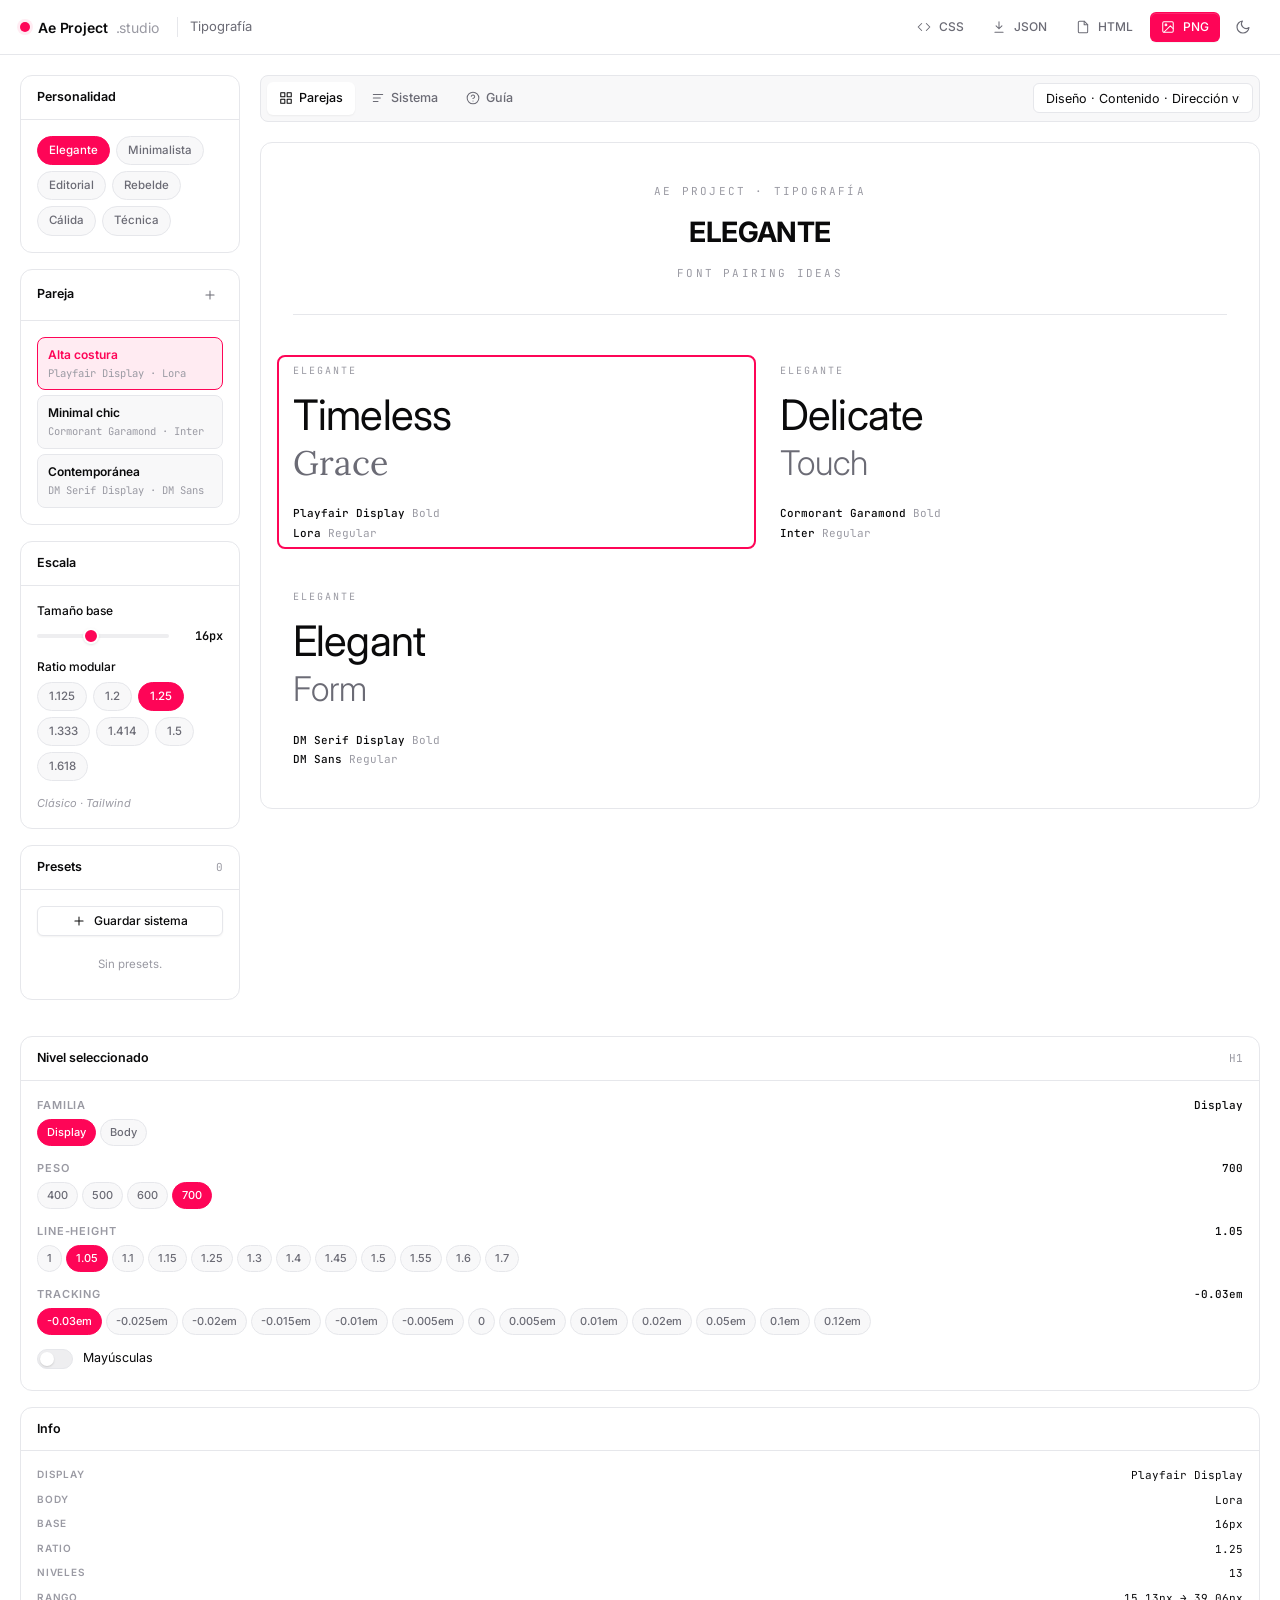
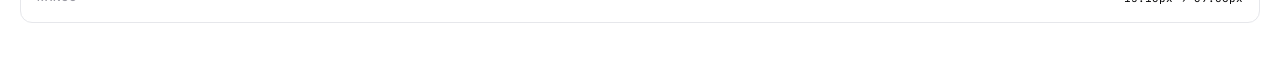
<file: tipografia.html>
<!DOCTYPE html>
<html lang="es" data-theme="light">
<head>
<meta charset="UTF-8" />
<meta name="viewport" content="width=device-width, initial-scale=1.0" />
<title>Tipografía · Ae Project .studio</title>
<link rel="preconnect" href="https://fonts.googleapis.com">
<link rel="preconnect" href="https://fonts.gstatic.com" crossorigin>
<link href="https://fonts.googleapis.com/css2?family=Archivo:wght@400;500;600;700&family=Bebas+Neue&family=Big+Shoulders+Display:wght@400;600;700&family=Cormorant+Garamond:wght@400;500;600;700&family=DM+Sans:wght@400;500;600;700&family=DM+Serif+Display&family=Fraunces:wght@400;500;600;700&family=IBM+Plex+Mono:wght@400;500;600;700&family=Inter:wght@400;500;600;700&family=JetBrains+Mono:wght@400;500;600;700&family=Karla:wght@400;500;600;700&family=Literata:wght@400;500;600;700&family=Lora:wght@400;500;600;700&family=Manrope:wght@400;500;600;700&family=Outfit:wght@400;500;600;700&family=Playfair+Display:wght@400;600;700&family=Plus+Jakarta+Sans:wght@400;500;600;700&family=Source+Serif+4:wght@400;600;700&family=Space+Grotesk:wght@400;500;600;700&family=Space+Mono:wght@400;700&family=Syne:wght@400;500;600;700;800&family=Work+Sans:wght@400;500;600;700&display=swap" rel="stylesheet">
<link rel="stylesheet" href="assets/base.css" />
<link rel="stylesheet" href="assets/tipografia.css" />
</head>

<body>

<header class="app-header">
  <a href="index.html" class="brand">
    <span class="brand-dot"></span>
    <span class="brand-name">Ae Project</span>
    <span class="brand-tld">.studio</span>
  </a>
  <span class="tool-name">Tipografía</span>
  <div class="spacer"></div>

  <div class="actions">
    <button class="btn btn-ghost btn-sm" id="btnExportCSS" title="Exportar CSS">
      <svg class="icon icon-sm" viewBox="0 0 24 24"><polyline points="16 18 22 12 16 6"/><polyline points="8 6 2 12 8 18"/></svg>
      <span class="label-hide">CSS</span>
    </button>
    <button class="btn btn-ghost btn-sm" id="btnExportJSON" title="Exportar JSON">
      <svg class="icon icon-sm" viewBox="0 0 24 24"><path d="M12 3v12M7 10l5 5 5-5M5 21h14"/></svg>
      <span class="label-hide">JSON</span>
    </button>
    <button class="btn btn-ghost btn-sm" id="btnExportHTML" title="HTML de referencia">
      <svg class="icon icon-sm" viewBox="0 0 24 24"><path d="M14 2H6a2 2 0 0 0-2 2v16a2 2 0 0 0 2 2h12a2 2 0 0 0 2-2V8z"/><polyline points="14 2 14 8 20 8"/></svg>
      <span class="label-hide">HTML</span>
    </button>
    <button class="btn btn-primary btn-sm" id="btnExportPNG" title="Exportar PNG">
      <svg class="icon icon-sm" viewBox="0 0 24 24"><rect x="3" y="3" width="18" height="18" rx="2"/><circle cx="8.5" cy="8.5" r="1.5"/><polyline points="21 15 16 10 5 21"/></svg>
      PNG
    </button>

    <button class="theme-toggle" id="themeToggle" aria-label="Cambiar tema">
      <svg class="icon icon-moon" viewBox="0 0 24 24"><path d="M21 12.79A9 9 0 1 1 11.21 3 7 7 0 0 0 21 12.79z"/></svg>
      <svg class="icon icon-sun" viewBox="0 0 24 24"><circle cx="12" cy="12" r="4"/><path d="M12 2v2M12 20v2M4.93 4.93l1.41 1.41M17.66 17.66l1.41 1.41M2 12h2M20 12h2M6.34 17.66l-1.41 1.41M19.07 4.93l-1.41 1.41"/></svg>
    </button>
  </div>
</header>

<main class="tp-main">

  <!-- ============ SIDEBAR IZQUIERDA ============ -->
  <aside class="tp-side">
    <div class="section">
      <div class="section-head">
        <span class="sh-title">Personalidad</span>
      </div>
      <div class="section-body">
        <div class="chips-row" id="persChips"></div>
      </div>
    </div>

    <div class="section">
      <div class="section-head">
        <span class="sh-title">Pareja</span>
        <div class="spacer"></div>
        <button class="btn-icon" id="btnAddPareja" title="Añadir pareja personalizada">
          <svg class="icon icon-sm" viewBox="0 0 24 24"><path d="M12 5v14M5 12h14"/></svg>
        </button>
      </div>
      <div class="section-body">
        <div class="pareja-list" id="parejaList"></div>
      </div>
    </div>

    <div class="section">
      <div class="section-head">
        <span class="sh-title">Escala</span>
      </div>
      <div class="section-body">
        <div class="field">
          <label class="field-label">Tamaño base</label>
          <div class="range-row">
            <input type="range" id="baseRange" min="12" max="22" step="0.5" />
            <span class="range-value" id="baseValue">16px</span>
          </div>
        </div>

        <div class="field" style="margin-top:12px">
          <label class="field-label">Ratio modular</label>
          <div class="chips-row" id="ratioChips"></div>
          <div class="ratio-hint" id="ratioHint"></div>
        </div>
      </div>
    </div>

    <div class="section">
      <div class="section-head">
        <span class="sh-title">Presets</span>
        <div class="spacer"></div>
        <span class="sh-count" id="presetCount">0</span>
      </div>
      <div class="section-body">
        <button class="btn btn-secondary btn-sm" id="btnSavePreset" style="width:100%;margin-bottom:10px">
          <svg class="icon icon-sm" viewBox="0 0 24 24"><path d="M12 5v14M5 12h14"/></svg>
          Guardar sistema
        </button>
        <div class="preset-list" id="presetList"></div>
      </div>
    </div>
  </aside>

  <!-- ============ COLUMNA CENTRAL ============ -->
  <div class="tp-center">

    <div class="view-tabs">
      <button class="vt-btn active" data-view="parejas">
        <svg class="icon icon-sm" viewBox="0 0 24 24"><rect x="3" y="3" width="7" height="7"/><rect x="14" y="3" width="7" height="7"/><rect x="3" y="14" width="7" height="7"/><rect x="14" y="14" width="7" height="7"/></svg>
        Parejas
      </button>
      <button class="vt-btn" data-view="sistema">
        <svg class="icon icon-sm" viewBox="0 0 24 24"><line x1="4" y1="6" x2="20" y2="6"/><line x1="4" y1="12" x2="16" y2="12"/><line x1="4" y1="18" x2="12" y2="18"/></svg>
        Sistema
      </button>
      <button class="vt-btn" data-view="guia">
        <svg class="icon icon-sm" viewBox="0 0 24 24"><circle cx="12" cy="12" r="10"/><path d="M9.09 9a3 3 0 0 1 5.83 1c0 2-3 3-3 3"/><line x1="12" y1="17" x2="12.01" y2="17"/></svg>
        Guía
      </button>
      <div class="spacer"></div>
      <input class="input preview-input" id="previewText" placeholder="Texto preview…" />
    </div>

    <div class="view-content" id="viewContent"></div>

  </div>

  <!-- ============ SIDEBAR DERECHA ============ -->
  <aside class="tp-side tp-side-right">
    <div class="section" id="nivelPanel">
      <div class="section-head">
        <span class="sh-title">Nivel seleccionado</span>
        <div class="spacer"></div>
        <span class="sh-count" id="nivelSelLabel">—</span>
      </div>
      <div class="section-body" id="nivelControls">
        <div class="empty-hint">Haz clic en un nivel del sistema para editarlo.</div>
      </div>
    </div>

    <div class="section">
      <div class="section-head">
        <span class="sh-title">Info</span>
      </div>
      <div class="section-body">
        <div class="sys-info" id="sysInfo"></div>
      </div>
    </div>
  </aside>

</main>

<div class="toast-host" id="toastHost"></div>

<!-- Modal: añadir pareja personalizada -->
<div class="modal" id="modalPareja">
  <div class="modal-backdrop" data-close></div>
  <div class="modal-panel" style="width:min(480px,calc(100% - 32px))">
    <div class="modal-head">
      <h3 class="modal-title">Añadir pareja</h3>
      <button class="modal-x" data-close>
        <svg class="icon icon-sm" viewBox="0 0 24 24"><path d="M18 6L6 18M6 6l12 12"/></svg>
      </button>
    </div>
    <p class="modal-body">Añade una pareja personalizada. Ambas fuentes deben estar disponibles en Google Fonts.</p>

    <div class="field" style="margin-bottom:12px">
      <label class="field-label">Nombre</label>
      <input class="input" id="npNombre" placeholder="Ej. Mi pareja personalizada" />
    </div>

    <div class="field" style="margin-bottom:12px">
      <label class="field-label">Fuente display (títulos)</label>
      <input class="input" id="npDisplay" placeholder="Ej. Outfit" />
    </div>

    <div class="field" style="margin-bottom:12px">
      <label class="field-label">Fuente body (texto)</label>
      <input class="input" id="npBody" placeholder="Ej. Inter" />
    </div>

    <div class="field" style="margin-bottom:20px">
      <label class="field-label">Personalidad</label>
      <div class="chips-row" id="npPers"></div>
    </div>

    <div class="modal-actions">
      <button class="btn btn-ghost" data-close>Cancelar</button>
      <button class="btn btn-primary" id="npSave">Añadir</button>
    </div>
  </div>
</div>

<!-- Modal: guardar preset -->
<div class="modal" id="savePresetModal">
  <div class="modal-backdrop" data-close></div>
  <div class="modal-panel">
    <div class="modal-head">
      <h3 class="modal-title">Guardar sistema</h3>
      <button class="modal-x" data-close>
        <svg class="icon icon-sm" viewBox="0 0 24 24"><path d="M18 6L6 18M6 6l12 12"/></svg>
      </button>
    </div>
    <p class="modal-body">Ponle un nombre para identificarlo después en la lista de presets.</p>
    <div class="modal-input">
      <input class="input" id="presetName" />
    </div>
    <div class="modal-actions">
      <button class="btn btn-ghost" data-close>Cancelar</button>
      <button class="btn btn-primary" id="presetSave">Guardar</button>
    </div>
  </div>
</div>

<!-- Modal: confirmar -->
<div class="modal" id="confirmModal">
  <div class="modal-backdrop" data-close></div>
  <div class="modal-panel">
    <div class="modal-head">
      <h3 class="modal-title" id="confirmTitle">Confirmar</h3>
      <button class="modal-x" data-close>
        <svg class="icon icon-sm" viewBox="0 0 24 24"><path d="M18 6L6 18M6 6l12 12"/></svg>
      </button>
    </div>
    <p class="modal-body" id="confirmBody"></p>
    <div class="modal-actions">
      <button class="btn btn-ghost" data-close>Cancelar</button>
      <button class="btn btn-danger" id="confirmOk">Confirmar</button>
    </div>
  </div>
</div>

<script src="assets/utils.js"></script>
<script src="assets/tipografia.js"></script>

</body>
</html>
</file>
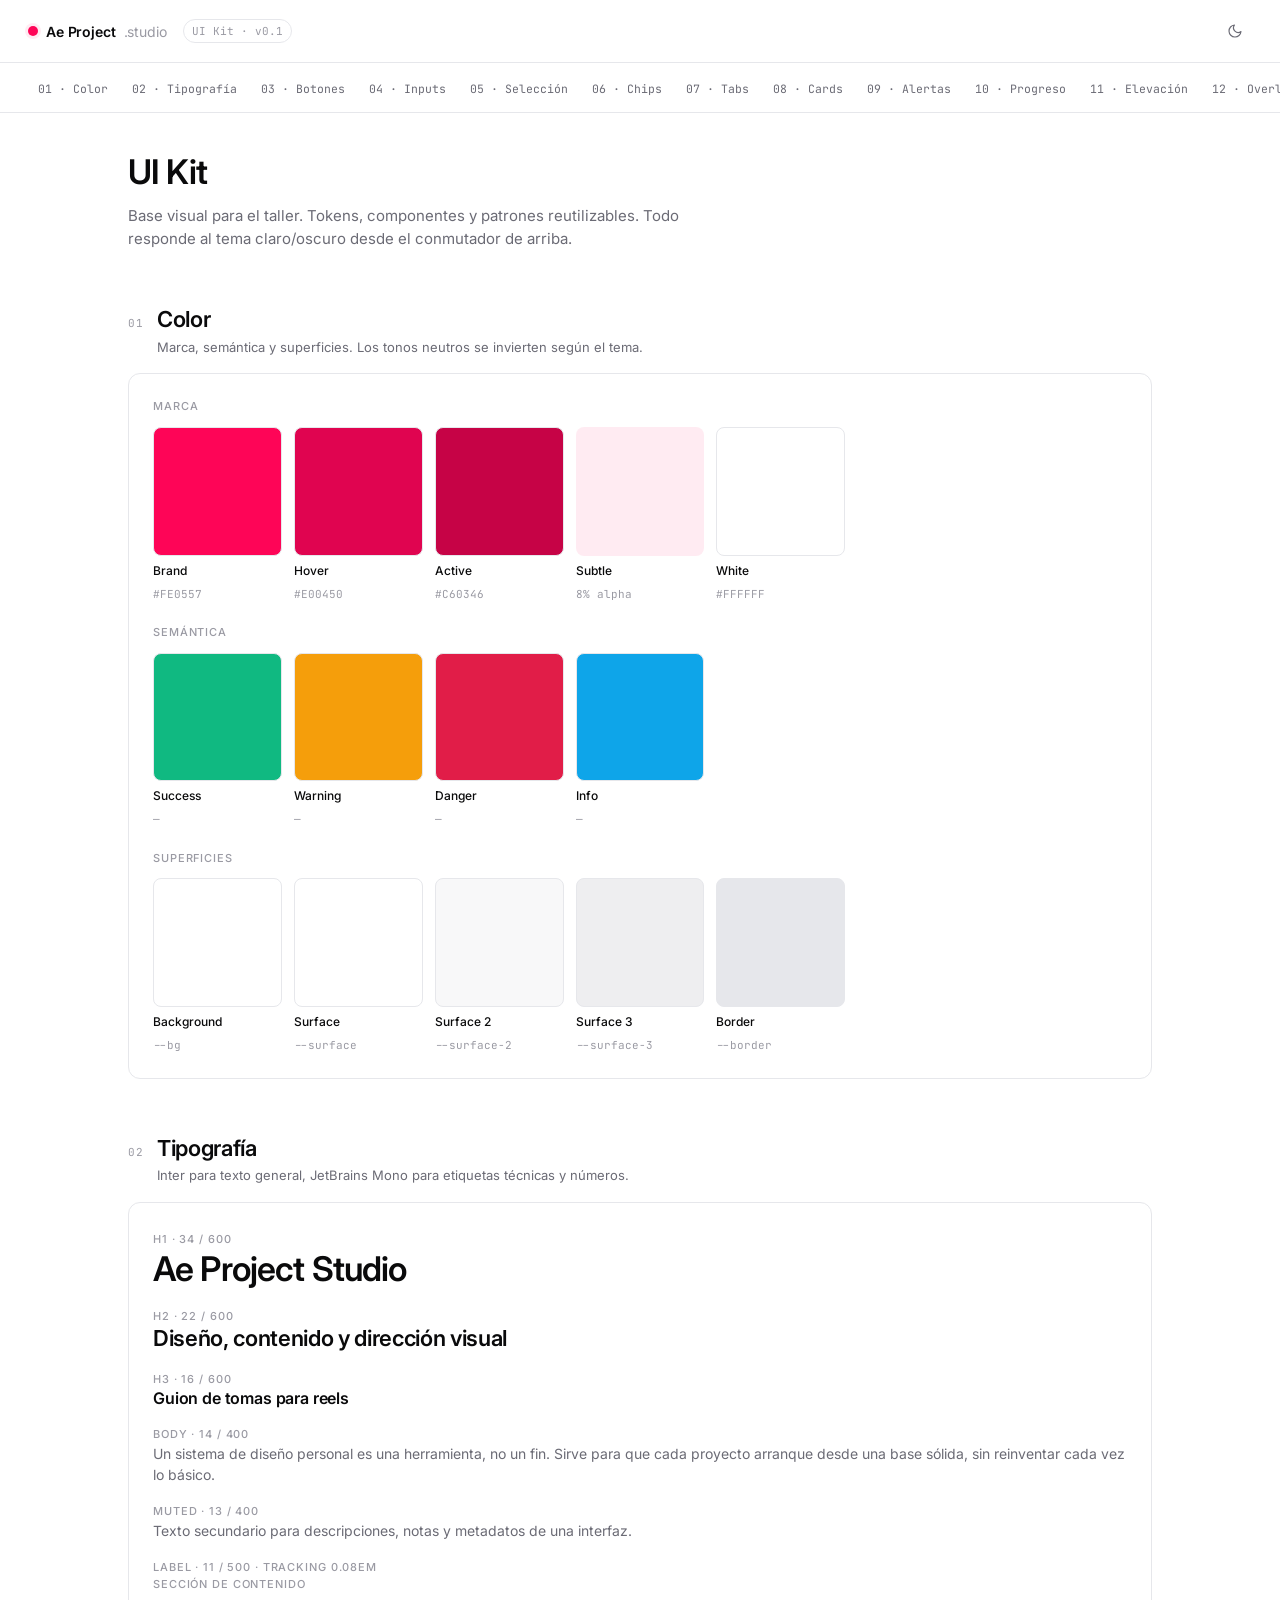
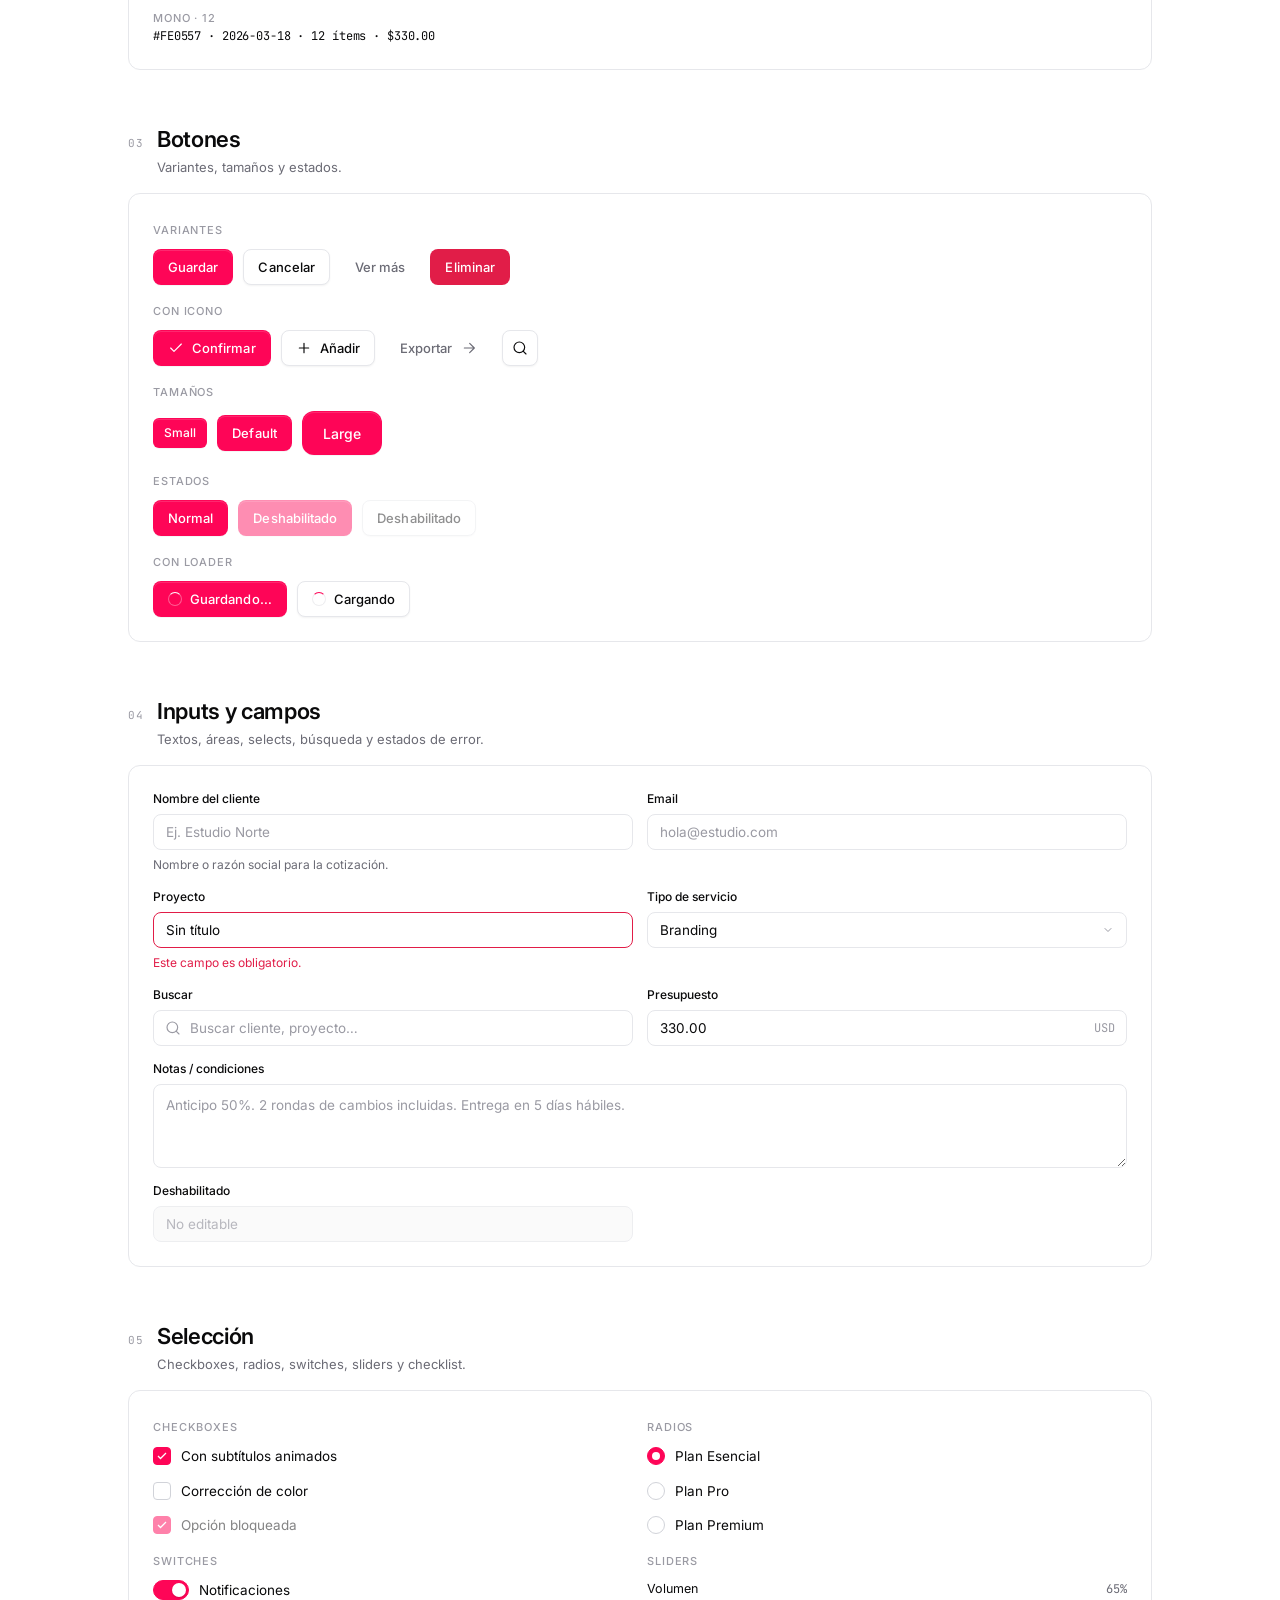
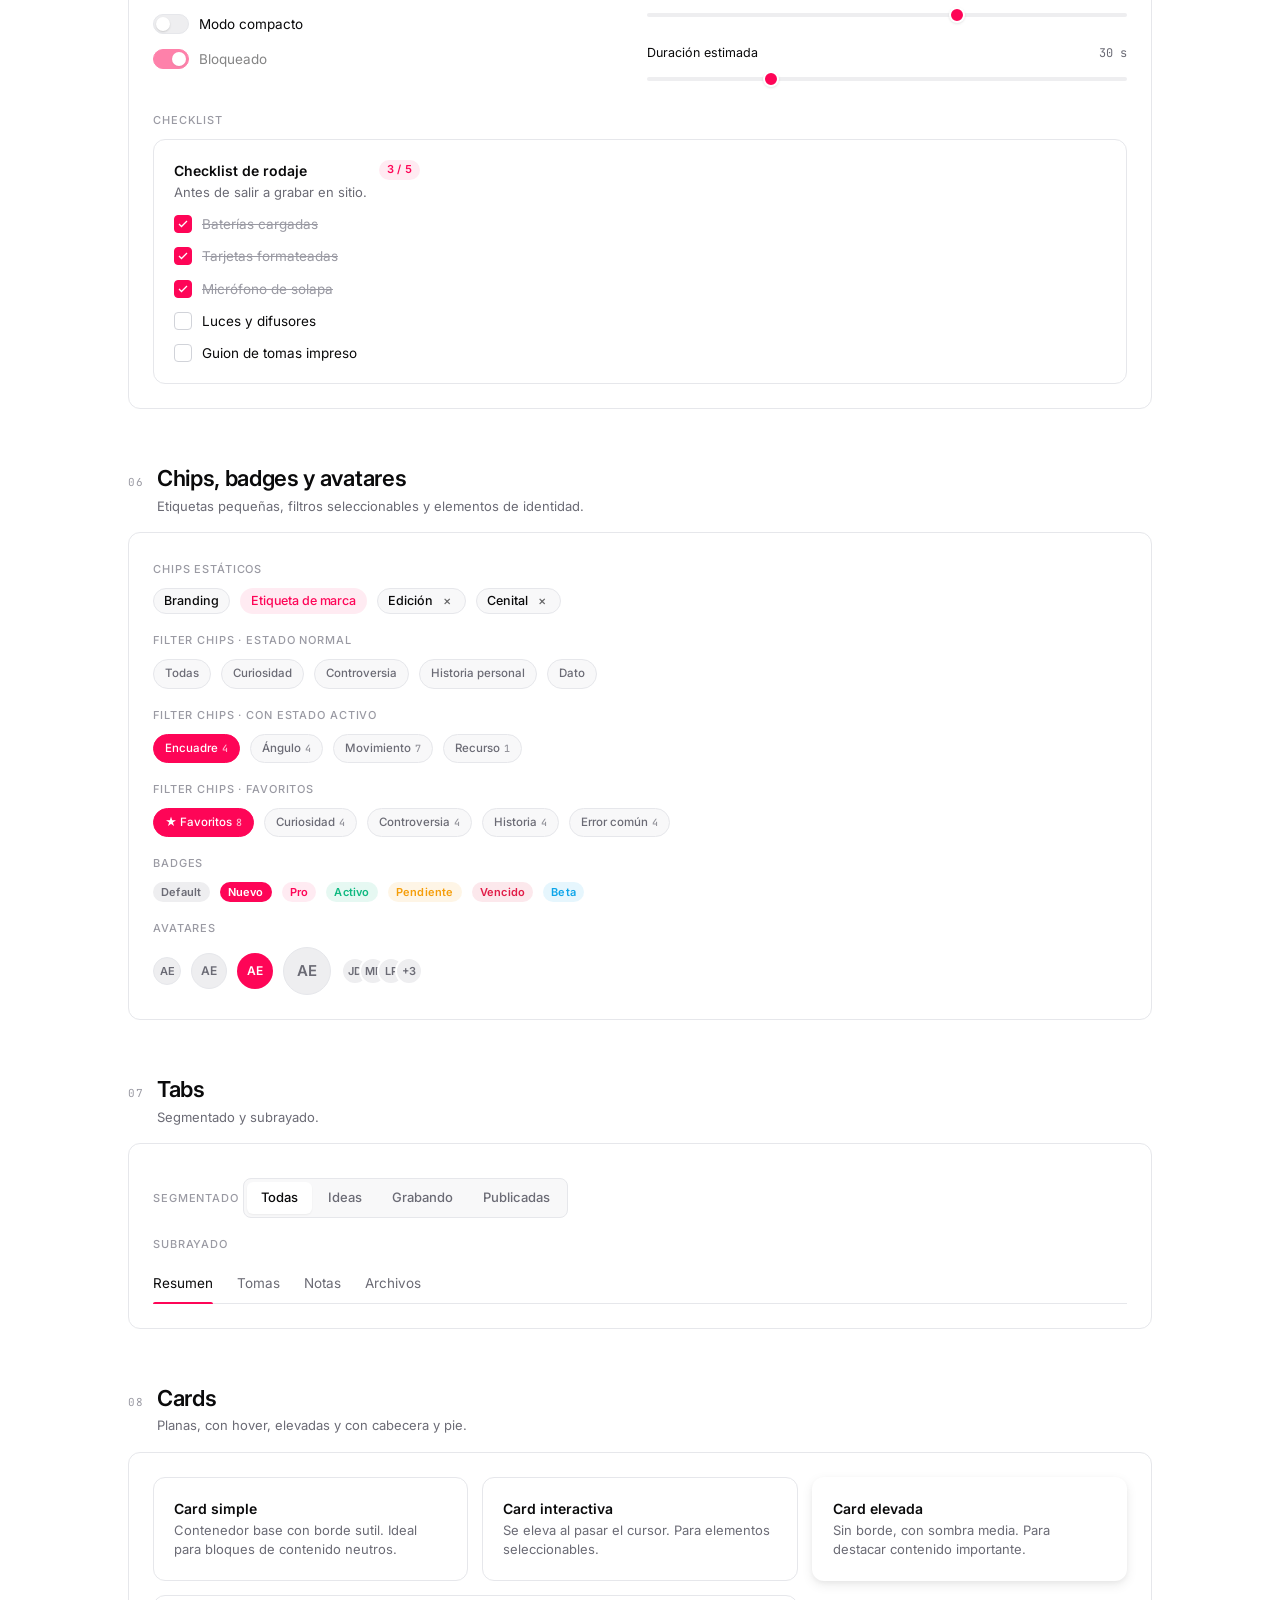
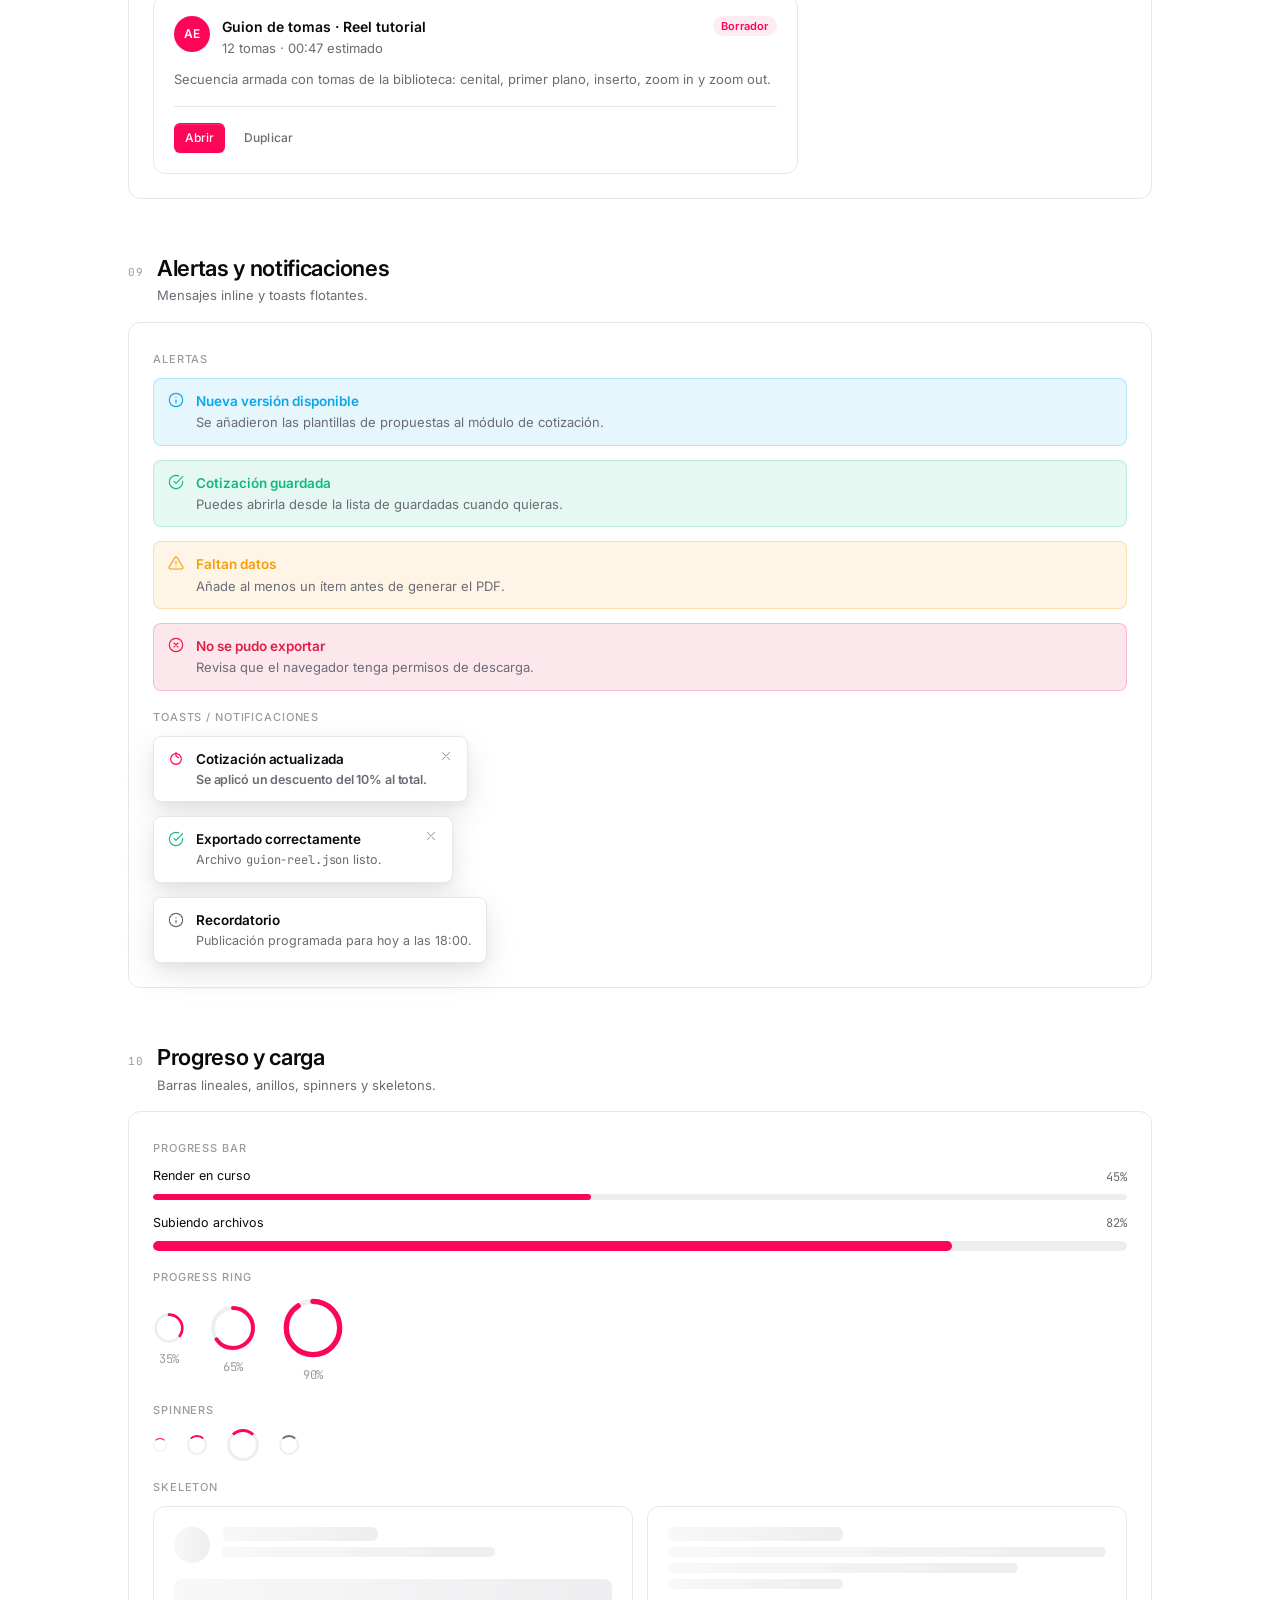
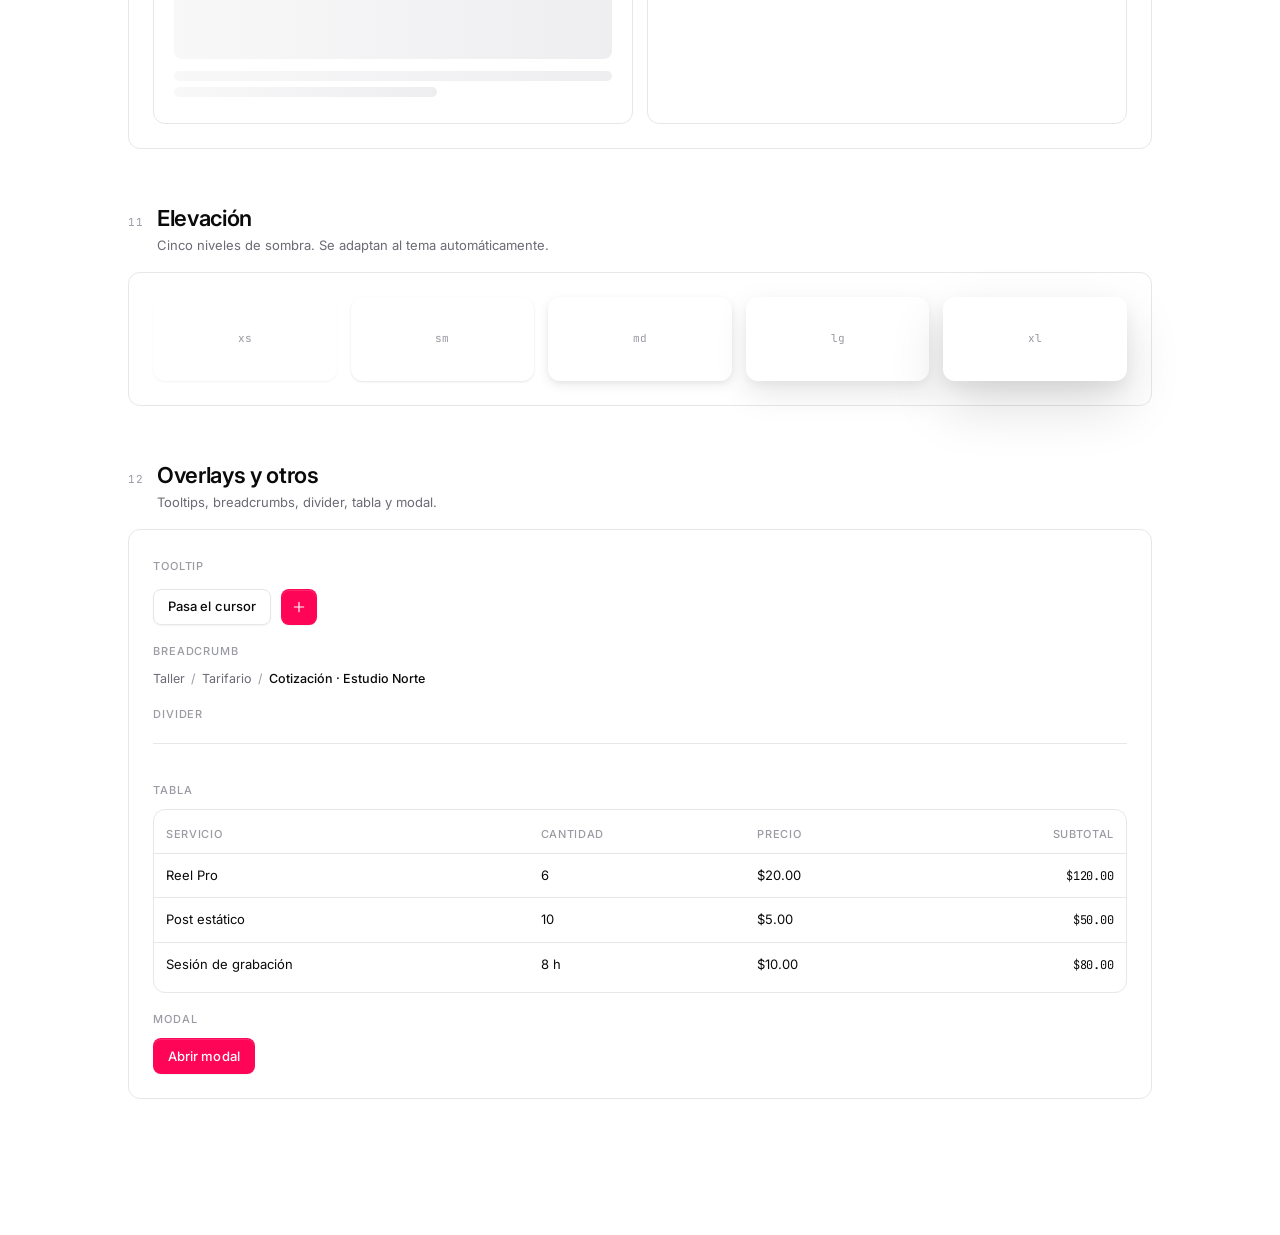
<file: UI.html>
<!DOCTYPE html>
<html lang="es" data-theme="light">
<head>
<meta charset="UTF-8" />
<meta name="viewport" content="width=device-width, initial-scale=1.0" />
<title>Ae Project .studio — UI Kit</title>
<link rel="preconnect" href="https://fonts.googleapis.com">
<link rel="preconnect" href="https://fonts.gstatic.com" crossorigin>
<link href="https://fonts.googleapis.com/css2?family=Inter:wght@400;500;600;700&family=JetBrains+Mono:wght@400;500&display=swap" rel="stylesheet">
<link rel="stylesheet" href="assets/base.css" />
</head>
<body>

<header class="sg-header">
  <a class="brand" href="#">
    <span class="brand-dot"></span>
    <span class="brand-name">Ae Project</span>
    <span class="brand-tld">.studio</span>
  </a>
  <span class="sg-tag">UI Kit · v0.1</span>
  <div class="sg-spacer"></div>
  <button class="theme-toggle" id="themeToggle" aria-label="Cambiar tema">
    <svg class="icon icon-moon" viewBox="0 0 24 24"><path d="M21 12.79A9 9 0 1 1 11.21 3 7 7 0 0 0 21 12.79z"/></svg>
    <svg class="icon icon-sun" viewBox="0 0 24 24"><circle cx="12" cy="12" r="4"/><path d="M12 2v2M12 20v2M4.93 4.93l1.41 1.41M17.66 17.66l1.41 1.41M2 12h2M20 12h2M6.34 17.66l-1.41 1.41M19.07 4.93l-1.41 1.41"/></svg>
  </button>
</header>

<nav class="sg-nav">
  <a href="#color">01 · Color</a>
  <a href="#type">02 · Tipografía</a>
  <a href="#buttons">03 · Botones</a>
  <a href="#inputs">04 · Inputs</a>
  <a href="#selection">05 · Selección</a>
  <a href="#chips">06 · Chips</a>
  <a href="#tabs">07 · Tabs</a>
  <a href="#cards">08 · Cards</a>
  <a href="#alerts">09 · Alertas</a>
  <a href="#progress">10 · Progreso</a>
  <a href="#elevation">11 · Elevación</a>
  <a href="#overlays">12 · Overlays</a>
</nav>

<main class="sg-main">

  <section class="sg-hero">
    <h1>UI Kit</h1>
    <p>Base visual para el taller. Tokens, componentes y patrones reutilizables. Todo responde al tema claro/oscuro desde el conmutador de arriba.</p>
  </section>

  <!-- 01 · COLOR -->
  <section class="sg-section" id="color">
    <div class="sg-head">
      <span class="sg-num">01</span>
      <h2>Color</h2>
      <p class="sg-desc">Marca, semántica y superficies. Los tonos neutros se invierten según el tema.</p>
    </div>
    <div class="sg-canvas">
      <div class="label sg-inline-label">Marca</div>
      <div class="swatches">
        <div class="swatch-item"><div class="swatch" style="background:var(--brand)"></div><div class="swatch-name">Brand</div><div class="swatch-value">#FE0557</div></div>
        <div class="swatch-item"><div class="swatch" style="background:var(--brand-hover)"></div><div class="swatch-name">Hover</div><div class="swatch-value">#E00450</div></div>
        <div class="swatch-item"><div class="swatch" style="background:var(--brand-active)"></div><div class="swatch-name">Active</div><div class="swatch-value">#C60346</div></div>
        <div class="swatch-item"><div class="swatch" style="background:var(--brand-subtle); border-color:transparent"></div><div class="swatch-name">Subtle</div><div class="swatch-value">8% alpha</div></div>
        <div class="swatch-item"><div class="swatch" style="background:#ffffff"></div><div class="swatch-name">White</div><div class="swatch-value">#FFFFFF</div></div>
      </div>

      <div class="label sg-inline-label">Semántica</div>
      <div class="swatches">
        <div class="swatch-item"><div class="swatch" style="background:var(--success)"></div><div class="swatch-name">Success</div><div class="swatch-value">—</div></div>
        <div class="swatch-item"><div class="swatch" style="background:var(--warning)"></div><div class="swatch-name">Warning</div><div class="swatch-value">—</div></div>
        <div class="swatch-item"><div class="swatch" style="background:var(--danger)"></div><div class="swatch-name">Danger</div><div class="swatch-value">—</div></div>
        <div class="swatch-item"><div class="swatch" style="background:var(--info)"></div><div class="swatch-name">Info</div><div class="swatch-value">—</div></div>
      </div>

      <div class="label sg-inline-label">Superficies</div>
      <div class="swatches">
        <div class="swatch-item"><div class="swatch" style="background:var(--bg)"></div><div class="swatch-name">Background</div><div class="swatch-value">--bg</div></div>
        <div class="swatch-item"><div class="swatch" style="background:var(--surface)"></div><div class="swatch-name">Surface</div><div class="swatch-value">--surface</div></div>
        <div class="swatch-item"><div class="swatch" style="background:var(--surface-2)"></div><div class="swatch-name">Surface 2</div><div class="swatch-value">--surface-2</div></div>
        <div class="swatch-item"><div class="swatch" style="background:var(--surface-3)"></div><div class="swatch-name">Surface 3</div><div class="swatch-value">--surface-3</div></div>
        <div class="swatch-item"><div class="swatch" style="background:var(--border)"></div><div class="swatch-name">Border</div><div class="swatch-value">--border</div></div>
      </div>
    </div>
  </section>

  <!-- 02 · TIPOGRAFÍA -->
  <section class="sg-section" id="type">
    <div class="sg-head">
      <span class="sg-num">02</span>
      <h2>Tipografía</h2>
      <p class="sg-desc">Inter para texto general, JetBrains Mono para etiquetas técnicas y números.</p>
    </div>
    <div class="sg-canvas sg-stack">
      <div>
        <span class="label">H1 · 34 / 600</span>
        <h1>Ae Project Studio</h1>
      </div>
      <div>
        <span class="label">H2 · 22 / 600</span>
        <h2>Diseño, contenido y dirección visual</h2>
      </div>
      <div>
        <span class="label">H3 · 16 / 600</span>
        <h3>Guion de tomas para reels</h3>
      </div>
      <div>
        <span class="label">Body · 14 / 400</span>
        <p>Un sistema de diseño personal es una herramienta, no un fin. Sirve para que cada proyecto arranque desde una base sólida, sin reinventar cada vez lo básico.</p>
      </div>
      <div>
        <span class="label">Muted · 13 / 400</span>
        <p class="muted">Texto secundario para descripciones, notas y metadatos de una interfaz.</p>
      </div>
      <div>
        <span class="label">Label · 11 / 500 · tracking 0.08em</span>
        <div class="label">SECCIÓN DE CONTENIDO</div>
      </div>
      <div>
        <span class="label">Mono · 12</span>
        <div class="mono">#FE0557 · 2026-03-18 · 12 ítems · $330.00</div>
      </div>
    </div>
  </section>

  <!-- 03 · BOTONES -->
  <section class="sg-section" id="buttons">
    <div class="sg-head">
      <span class="sg-num">03</span>
      <h2>Botones</h2>
      <p class="sg-desc">Variantes, tamaños y estados.</p>
    </div>
    <div class="sg-canvas sg-stack">
      <div>
        <span class="label">Variantes</span>
        <div class="sg-row" style="margin-top:10px">
          <button class="btn btn-primary">Guardar</button>
          <button class="btn btn-secondary">Cancelar</button>
          <button class="btn btn-ghost">Ver más</button>
          <button class="btn btn-danger">Eliminar</button>
        </div>
      </div>

      <div>
        <span class="label">Con icono</span>
        <div class="sg-row" style="margin-top:10px">
          <button class="btn btn-primary">
            <svg class="icon" viewBox="0 0 24 24"><polyline points="20 6 9 17 4 12"/></svg>
            Confirmar
          </button>
          <button class="btn btn-secondary">
            <svg class="icon" viewBox="0 0 24 24"><path d="M12 5v14M5 12h14"/></svg>
            Añadir
          </button>
          <button class="btn btn-ghost">
            Exportar
            <svg class="icon" viewBox="0 0 24 24"><path d="M5 12h14M13 5l7 7-7 7"/></svg>
          </button>
          <button class="btn btn-secondary btn-icon" aria-label="Buscar">
            <svg class="icon" viewBox="0 0 24 24"><circle cx="11" cy="11" r="8"/><path d="M21 21l-4.35-4.35"/></svg>
          </button>
        </div>
      </div>

      <div>
        <span class="label">Tamaños</span>
        <div class="sg-row" style="margin-top:10px">
          <button class="btn btn-primary btn-sm">Small</button>
          <button class="btn btn-primary">Default</button>
          <button class="btn btn-primary btn-lg">Large</button>
        </div>
      </div>

      <div>
        <span class="label">Estados</span>
        <div class="sg-row" style="margin-top:10px">
          <button class="btn btn-primary">Normal</button>
          <button class="btn btn-primary" disabled>Deshabilitado</button>
          <button class="btn btn-secondary" disabled>Deshabilitado</button>
        </div>
      </div>

      <div>
        <span class="label">Con loader</span>
        <div class="sg-row" style="margin-top:10px">
          <button class="btn btn-primary"><span class="spinner sm white"></span> Guardando…</button>
          <button class="btn btn-secondary"><span class="spinner sm"></span> Cargando</button>
        </div>
      </div>
    </div>
  </section>

  <!-- 04 · INPUTS -->
  <section class="sg-section" id="inputs">
    <div class="sg-head">
      <span class="sg-num">04</span>
      <h2>Inputs y campos</h2>
      <p class="sg-desc">Textos, áreas, selects, búsqueda y estados de error.</p>
    </div>
    <div class="sg-canvas sg-grid-2">
      <div class="field">
        <label class="field-label">Nombre del cliente</label>
        <input class="input" placeholder="Ej. Estudio Norte" />
        <span class="field-hint">Nombre o razón social para la cotización.</span>
      </div>

      <div class="field">
        <label class="field-label">Email</label>
        <input class="input" type="email" placeholder="hola@estudio.com" />
      </div>

      <div class="field">
        <label class="field-label">Proyecto</label>
        <input class="input error" value="Sin título" />
        <span class="field-error">Este campo es obligatorio.</span>
      </div>

      <div class="field">
        <label class="field-label">Tipo de servicio</label>
        <select class="select">
          <option>Branding</option>
          <option>Contenido mensual</option>
          <option>Edición</option>
          <option>Impresión</option>
        </select>
      </div>

      <div class="field">
        <label class="field-label">Buscar</label>
        <div class="input-wrap">
          <svg class="icon input-icon" viewBox="0 0 24 24"><circle cx="11" cy="11" r="8"/><path d="M21 21l-4.35-4.35"/></svg>
          <input class="input with-icon" placeholder="Buscar cliente, proyecto…" />
        </div>
      </div>

      <div class="field">
        <label class="field-label">Presupuesto</label>
        <div class="input-wrap">
          <input class="input" value="330.00" />
          <span class="input-suffix">USD</span>
        </div>
      </div>

      <div class="field" style="grid-column:1 / -1">
        <label class="field-label">Notas / condiciones</label>
        <textarea class="textarea" placeholder="Anticipo 50%. 2 rondas de cambios incluidas. Entrega en 5 días hábiles."></textarea>
      </div>

      <div class="field">
        <label class="field-label">Deshabilitado</label>
        <input class="input" value="No editable" disabled />
      </div>
    </div>
  </section>

  <!-- 05 · SELECCIÓN -->
  <section class="sg-section" id="selection">
    <div class="sg-head">
      <span class="sg-num">05</span>
      <h2>Selección</h2>
      <p class="sg-desc">Checkboxes, radios, switches, sliders y checklist.</p>
    </div>
    <div class="sg-canvas sg-grid-2">
      <div>
        <span class="label">Checkboxes</span>
        <div class="sg-stack" style="margin-top:10px">
          <label class="checkbox"><input type="checkbox" checked><span class="box"><svg viewBox="0 0 24 24" fill="none"><polyline points="20 6 9 17 4 12"/></svg></span><span>Con subtítulos animados</span></label>
          <label class="checkbox"><input type="checkbox"><span class="box"><svg viewBox="0 0 24 24" fill="none"><polyline points="20 6 9 17 4 12"/></svg></span><span>Corrección de color</span></label>
          <label class="checkbox"><input type="checkbox" checked disabled><span class="box"><svg viewBox="0 0 24 24" fill="none"><polyline points="20 6 9 17 4 12"/></svg></span><span>Opción bloqueada</span></label>
        </div>
      </div>

      <div>
        <span class="label">Radios</span>
        <div class="sg-stack" style="margin-top:10px">
          <label class="radio"><input type="radio" name="plan" checked><span class="dot"></span><span>Plan Esencial</span></label>
          <label class="radio"><input type="radio" name="plan"><span class="dot"></span><span>Plan Pro</span></label>
          <label class="radio"><input type="radio" name="plan"><span class="dot"></span><span>Plan Premium</span></label>
        </div>
      </div>

      <div>
        <span class="label">Switches</span>
        <div class="sg-stack" style="margin-top:10px">
          <label class="switch"><input type="checkbox" checked><span class="track"><span class="thumb"></span></span><span>Notificaciones</span></label>
          <label class="switch"><input type="checkbox"><span class="track"><span class="thumb"></span></span><span>Modo compacto</span></label>
          <label class="switch"><input type="checkbox" checked disabled><span class="track"><span class="thumb"></span></span><span>Bloqueado</span></label>
        </div>
      </div>

      <div>
        <span class="label">Sliders</span>
        <div class="sg-stack" style="margin-top:10px">
          <div>
            <div class="sg-row" style="justify-content:space-between; margin-bottom:6px">
              <span style="font-size:12.5px">Volumen</span>
              <span class="mono" style="color:var(--text-muted)">65%</span>
            </div>
            <input class="slider" type="range" min="0" max="100" value="65" />
          </div>
          <div>
            <div class="sg-row" style="justify-content:space-between; margin-bottom:6px">
              <span style="font-size:12.5px">Duración estimada</span>
              <span class="mono" style="color:var(--text-muted)">30 s</span>
            </div>
            <input class="slider" type="range" min="0" max="120" value="30" />
          </div>
        </div>
      </div>

      <div style="grid-column:1 / -1">
        <span class="label">Checklist</span>
        <div class="card" style="margin-top:10px">
          <div class="card-head">
            <div>
              <div class="card-title">Checklist de rodaje</div>
              <div class="card-desc">Antes de salir a grabar en sitio.</div>
            </div>
            <span class="badge subtle">3 / 5</span>
          </div>
          <div class="task-list">
            <label class="checkbox done"><input type="checkbox" checked><span class="box"><svg viewBox="0 0 24 24" fill="none"><polyline points="20 6 9 17 4 12"/></svg></span><span>Baterías cargadas</span></label>
            <label class="checkbox done"><input type="checkbox" checked><span class="box"><svg viewBox="0 0 24 24" fill="none"><polyline points="20 6 9 17 4 12"/></svg></span><span>Tarjetas formateadas</span></label>
            <label class="checkbox done"><input type="checkbox" checked><span class="box"><svg viewBox="0 0 24 24" fill="none"><polyline points="20 6 9 17 4 12"/></svg></span><span>Micrófono de solapa</span></label>
            <label class="checkbox"><input type="checkbox"><span class="box"><svg viewBox="0 0 24 24" fill="none"><polyline points="20 6 9 17 4 12"/></svg></span><span>Luces y difusores</span></label>
            <label class="checkbox"><input type="checkbox"><span class="box"><svg viewBox="0 0 24 24" fill="none"><polyline points="20 6 9 17 4 12"/></svg></span><span>Guion de tomas impreso</span></label>
          </div>
        </div>
      </div>
    </div>
  </section>

  <!-- 06 · CHIPS, BADGES, AVATARES -->
  <section class="sg-section" id="chips">
    <div class="sg-head">
      <span class="sg-num">06</span>
      <h2>Chips, badges y avatares</h2>
      <p class="sg-desc">Etiquetas pequeñas, filtros seleccionables y elementos de identidad.</p>
    </div>
    <div class="sg-canvas sg-stack">

      <div>
        <span class="label">Chips estáticos</span>
        <div class="sg-row" style="margin-top:10px">
          <span class="chip">Branding</span>
          <span class="chip brand">Etiqueta de marca</span>
          <span class="chip">Edición <span class="x">×</span></span>
          <span class="chip">Cenital <span class="x">×</span></span>
        </div>
      </div>

      <div>
        <span class="label">Filter chips · estado normal</span>
        <div class="sg-row" style="margin-top:10px">
          <button class="filter-chip">Todas</button>
          <button class="filter-chip">Curiosidad</button>
          <button class="filter-chip">Controversia</button>
          <button class="filter-chip">Historia personal</button>
          <button class="filter-chip">Dato</button>
        </div>
      </div>

      <div>
        <span class="label">Filter chips · con estado activo</span>
        <div class="sg-row" style="margin-top:10px">
          <button class="filter-chip active">Encuadre <span class="count">4</span></button>
          <button class="filter-chip">Ángulo <span class="count">4</span></button>
          <button class="filter-chip">Movimiento <span class="count">7</span></button>
          <button class="filter-chip">Recurso <span class="count">1</span></button>
        </div>
      </div>

      <div>
        <span class="label">Filter chips · favoritos</span>
        <div class="sg-row" style="margin-top:10px">
          <button class="filter-chip active">★ Favoritos <span class="count">8</span></button>
          <button class="filter-chip">Curiosidad <span class="count">4</span></button>
          <button class="filter-chip">Controversia <span class="count">4</span></button>
          <button class="filter-chip">Historia <span class="count">4</span></button>
          <button class="filter-chip">Error común <span class="count">4</span></button>
        </div>
      </div>

      <div>
        <span class="label">Badges</span>
        <div class="sg-row" style="margin-top:10px">
          <span class="badge">Default</span>
          <span class="badge brand">Nuevo</span>
          <span class="badge subtle">Pro</span>
          <span class="badge success">Activo</span>
          <span class="badge warning">Pendiente</span>
          <span class="badge danger">Vencido</span>
          <span class="badge info">Beta</span>
        </div>
      </div>

      <div>
        <span class="label">Avatares</span>
        <div class="sg-row" style="margin-top:10px">
          <span class="avatar sm">AE</span>
          <span class="avatar">AE</span>
          <span class="avatar brand">AE</span>
          <span class="avatar lg">AE</span>
          <div class="avatar-group">
            <span class="avatar sm">JD</span>
            <span class="avatar sm">MR</span>
            <span class="avatar sm">LP</span>
            <span class="avatar sm">+3</span>
          </div>
        </div>
      </div>
    </div>
  </section>

  <!-- 07 · TABS -->
  <section class="sg-section" id="tabs">
    <div class="sg-head">
      <span class="sg-num">07</span>
      <h2>Tabs</h2>
      <p class="sg-desc">Segmentado y subrayado.</p>
    </div>
    <div class="sg-canvas sg-stack">
      <div>
        <span class="label">Segmentado</span>
        <div class="tabs" style="margin-top:10px">
          <button class="tab active">Todas</button>
          <button class="tab">Ideas</button>
          <button class="tab">Grabando</button>
          <button class="tab">Publicadas</button>
        </div>
      </div>

      <div>
        <span class="label">Subrayado</span>
        <div class="tabs-underline" style="margin-top:10px">
          <button class="tab active">Resumen</button>
          <button class="tab">Tomas</button>
          <button class="tab">Notas</button>
          <button class="tab">Archivos</button>
        </div>
      </div>
    </div>
  </section>

  <!-- 08 · CARDS -->
  <section class="sg-section" id="cards">
    <div class="sg-head">
      <span class="sg-num">08</span>
      <h2>Cards</h2>
      <p class="sg-desc">Planas, con hover, elevadas y con cabecera y pie.</p>
    </div>
    <div class="sg-canvas">
      <div class="sg-grid-3">
        <div class="card">
          <div class="card-title">Card simple</div>
          <div class="card-desc">Contenedor base con borde sutil. Ideal para bloques de contenido neutros.</div>
        </div>

        <div class="card card-interactive">
          <div class="card-title">Card interactiva</div>
          <div class="card-desc">Se eleva al pasar el cursor. Para elementos seleccionables.</div>
        </div>

        <div class="card card-elevated">
          <div class="card-title">Card elevada</div>
          <div class="card-desc">Sin borde, con sombra media. Para destacar contenido importante.</div>
        </div>

        <div class="card" style="grid-column: span 2">
          <div class="card-head">
            <span class="avatar brand">AE</span>
            <div style="flex:1">
              <div class="card-title">Guion de tomas · Reel tutorial</div>
              <div class="card-desc">12 tomas · 00:47 estimado</div>
            </div>
            <span class="badge subtle">Borrador</span>
          </div>
          <div class="card-desc">Secuencia armada con tomas de la biblioteca: cenital, primer plano, inserto, zoom in y zoom out.</div>
          <div class="card-foot">
            <button class="btn btn-primary btn-sm">Abrir</button>
            <button class="btn btn-ghost btn-sm">Duplicar</button>
          </div>
        </div>
      </div>
    </div>
  </section>

  <!-- 09 · ALERTAS Y NOTIFICACIONES -->
  <section class="sg-section" id="alerts">
    <div class="sg-head">
      <span class="sg-num">09</span>
      <h2>Alertas y notificaciones</h2>
      <p class="sg-desc">Mensajes inline y toasts flotantes.</p>
    </div>
    <div class="sg-canvas sg-stack">
      <div>
        <span class="label">Alertas</span>
        <div class="sg-stack" style="margin-top:10px">
          <div class="alert alert-info">
            <svg class="icon alert-icon" viewBox="0 0 24 24"><circle cx="12" cy="12" r="10"/><path d="M12 16v-4M12 8h.01"/></svg>
            <div>
              <div class="alert-title">Nueva versión disponible</div>
              <div class="alert-body">Se añadieron las plantillas de propuestas al módulo de cotización.</div>
            </div>
          </div>

          <div class="alert alert-success">
            <svg class="icon alert-icon" viewBox="0 0 24 24"><path d="M22 11.08V12a10 10 0 1 1-5.93-9.14"/><polyline points="22 4 12 14.01 9 11.01"/></svg>
            <div>
              <div class="alert-title">Cotización guardada</div>
              <div class="alert-body">Puedes abrirla desde la lista de guardadas cuando quieras.</div>
            </div>
          </div>

          <div class="alert alert-warning">
            <svg class="icon alert-icon" viewBox="0 0 24 24"><path d="M10.29 3.86L1.82 18a2 2 0 0 0 1.71 3h16.94a2 2 0 0 0 1.71-3L13.71 3.86a2 2 0 0 0-3.42 0z"/><path d="M12 9v4M12 17h.01"/></svg>
            <div>
              <div class="alert-title">Faltan datos</div>
              <div class="alert-body">Añade al menos un ítem antes de generar el PDF.</div>
            </div>
          </div>

          <div class="alert alert-danger">
            <svg class="icon alert-icon" viewBox="0 0 24 24"><circle cx="12" cy="12" r="10"/><path d="M15 9l-6 6M9 9l6 6"/></svg>
            <div>
              <div class="alert-title">No se pudo exportar</div>
              <div class="alert-body">Revisa que el navegador tenga permisos de descarga.</div>
            </div>
          </div>
        </div>
      </div>

      <div>
        <span class="label">Toasts / notificaciones</span>
        <div class="sg-stack" style="margin-top:10px; align-items:flex-start">
          <div class="toast brand">
            <svg class="icon toast-icon" viewBox="0 0 24 24"><path d="M12 2v6l4 2"/><path d="M4 12a8 8 0 1 0 16 0 8 8 0 0 0-16 0z"/></svg>
            <div style="flex:1">
              <div class="toast-title">Cotización actualizada</div>
              <div class="toast-desc">Se aplicó un descuento del 10% al total.</div>
            </div>
            <button class="toast-close"><svg class="icon icon-sm" viewBox="0 0 24 24"><path d="M18 6L6 18M6 6l12 12"/></svg></button>
          </div>

          <div class="toast success">
            <svg class="icon toast-icon" viewBox="0 0 24 24"><path d="M22 11.08V12a10 10 0 1 1-5.93-9.14"/><polyline points="22 4 12 14.01 9 11.01"/></svg>
            <div style="flex:1">
              <div class="toast-title">Exportado correctamente</div>
              <div class="toast-desc">Archivo <span class="mono">guion-reel.json</span> listo.</div>
            </div>
            <button class="toast-close"><svg class="icon icon-sm" viewBox="0 0 24 24"><path d="M18 6L6 18M6 6l12 12"/></svg></button>
          </div>

          <div class="toast">
            <svg class="icon toast-icon" viewBox="0 0 24 24"><circle cx="12" cy="12" r="10"/><path d="M12 16v-4M12 8h.01"/></svg>
            <div style="flex:1">
              <div class="toast-title">Recordatorio</div>
              <div class="toast-desc">Publicación programada para hoy a las 18:00.</div>
            </div>
          </div>
        </div>
      </div>
    </div>
  </section>

  <!-- 10 · PROGRESO Y CARGA -->
  <section class="sg-section" id="progress">
    <div class="sg-head">
      <span class="sg-num">10</span>
      <h2>Progreso y carga</h2>
      <p class="sg-desc">Barras lineales, anillos, spinners y skeletons.</p>
    </div>
    <div class="sg-canvas sg-stack">
      <div>
        <span class="label">Progress bar</span>
        <div class="sg-stack" style="margin-top:10px">
          <div>
            <div class="sg-row" style="justify-content:space-between; margin-bottom:8px">
              <span style="font-size:12.5px">Render en curso</span>
              <span class="mono" style="color:var(--text-muted)">45%</span>
            </div>
            <div class="progress"><div class="bar" style="width:45%"></div></div>
          </div>
          <div>
            <div class="sg-row" style="justify-content:space-between; margin-bottom:8px">
              <span style="font-size:12.5px">Subiendo archivos</span>
              <span class="mono" style="color:var(--text-muted)">82%</span>
            </div>
            <div class="progress thick"><div class="bar" style="width:82%"></div></div>
          </div>
        </div>
      </div>

      <div>
        <span class="label">Progress ring</span>
        <div class="sg-row" style="margin-top:10px; gap:24px">
          <div style="display:flex;flex-direction:column;align-items:center;gap:6px">
            <svg class="progress-ring sm" viewBox="0 0 36 36" style="--p:35">
              <circle class="ring-bg" cx="18" cy="18" r="15"/>
              <circle class="ring-fg" cx="18" cy="18" r="15"/>
            </svg>
            <span class="mono" style="color:var(--text-subtle)">35%</span>
          </div>
          <div style="display:flex;flex-direction:column;align-items:center;gap:6px">
            <svg class="progress-ring" viewBox="0 0 36 36" style="--p:65">
              <circle class="ring-bg" cx="18" cy="18" r="15"/>
              <circle class="ring-fg" cx="18" cy="18" r="15"/>
            </svg>
            <span class="mono" style="color:var(--text-subtle)">65%</span>
          </div>
          <div style="display:flex;flex-direction:column;align-items:center;gap:6px">
            <svg class="progress-ring lg" viewBox="0 0 36 36" style="--p:90">
              <circle class="ring-bg" cx="18" cy="18" r="15"/>
              <circle class="ring-fg" cx="18" cy="18" r="15"/>
            </svg>
            <span class="mono" style="color:var(--text-subtle)">90%</span>
          </div>
        </div>
      </div>

      <div>
        <span class="label">Spinners</span>
        <div class="sg-row" style="margin-top:10px; gap:20px">
          <span class="spinner sm"></span>
          <span class="spinner"></span>
          <span class="spinner lg"></span>
          <span class="spinner muted"></span>
        </div>
      </div>

      <div>
        <span class="label">Skeleton</span>
        <div class="sg-grid-2" style="margin-top:10px">
          <div class="card">
            <div class="sg-row" style="gap:12px">
              <div class="skeleton circle"></div>
              <div style="flex:1">
                <div class="skeleton title"></div>
                <div class="skeleton text" style="width:70%"></div>
              </div>
            </div>
            <div class="skeleton block" style="margin-top:16px"></div>
            <div class="skeleton text" style="margin-top:12px"></div>
            <div class="skeleton text" style="width:60%"></div>
          </div>
          <div class="card">
            <div class="skeleton title"></div>
            <div class="skeleton text"></div>
            <div class="skeleton text" style="width:80%"></div>
            <div class="skeleton text" style="width:40%"></div>
          </div>
        </div>
      </div>
    </div>
  </section>

  <!-- 11 · ELEVACIÓN -->
  <section class="sg-section" id="elevation">
    <div class="sg-head">
      <span class="sg-num">11</span>
      <h2>Elevación</h2>
      <p class="sg-desc">Cinco niveles de sombra. Se adaptan al tema automáticamente.</p>
    </div>
    <div class="sg-canvas">
      <div class="sg-grid-3" style="grid-template-columns: repeat(5, 1fr)">
        <div class="elev-box" style="box-shadow:var(--shadow-xs)">xs</div>
        <div class="elev-box" style="box-shadow:var(--shadow-sm)">sm</div>
        <div class="elev-box" style="box-shadow:var(--shadow-md)">md</div>
        <div class="elev-box" style="box-shadow:var(--shadow-lg)">lg</div>
        <div class="elev-box" style="box-shadow:var(--shadow-xl)">xl</div>
      </div>
    </div>
  </section>

  <!-- 12 · OVERLAYS Y OTROS -->
  <section class="sg-section" id="overlays">
    <div class="sg-head">
      <span class="sg-num">12</span>
      <h2>Overlays y otros</h2>
      <p class="sg-desc">Tooltips, breadcrumbs, divider, tabla y modal.</p>
    </div>
    <div class="sg-canvas sg-stack">
      <div>
        <span class="label">Tooltip</span>
        <div class="sg-row" style="margin-top:14px">
          <span class="tooltip" data-tip="Se copió al portapapeles">
            <button class="btn btn-secondary">Pasa el cursor</button>
          </span>
          <span class="tooltip" data-tip="Añadir toma a la secuencia">
            <button class="btn btn-primary btn-icon">
              <svg class="icon" viewBox="0 0 24 24"><path d="M12 5v14M5 12h14"/></svg>
            </button>
          </span>
        </div>
      </div>

      <div>
        <span class="label">Breadcrumb</span>
        <nav class="breadcrumb" style="margin-top:10px">
          <a href="#">Taller</a>
          <span class="sep">/</span>
          <a href="#">Tarifario</a>
          <span class="sep">/</span>
          <span class="current">Cotización · Estudio Norte</span>
        </nav>
      </div>

      <div>
        <span class="label">Divider</span>
        <hr class="divider" />
      </div>

      <div>
        <span class="label">Tabla</span>
        <div class="card" style="padding:6px 0; margin-top:10px">
          <table class="table">
            <thead>
              <tr><th>Servicio</th><th>Cantidad</th><th>Precio</th><th style="text-align:right">Subtotal</th></tr>
            </thead>
            <tbody>
              <tr><td>Reel Pro</td><td>6</td><td>$20.00</td><td class="mono" style="text-align:right">$120.00</td></tr>
              <tr><td>Post estático</td><td>10</td><td>$5.00</td><td class="mono" style="text-align:right">$50.00</td></tr>
              <tr><td>Sesión de grabación</td><td>8 h</td><td>$10.00</td><td class="mono" style="text-align:right">$80.00</td></tr>
            </tbody>
          </table>
        </div>
      </div>

      <div>
        <span class="label">Modal</span>
        <div class="sg-row" style="margin-top:10px">
          <button class="btn btn-primary" onclick="document.getElementById('demoModal').classList.add('on')">Abrir modal</button>
        </div>
      </div>
    </div>
  </section>

</main>

<!-- Modal demo -->
<div class="modal" id="demoModal">
  <div class="modal-backdrop" onclick="document.getElementById('demoModal').classList.remove('on')"></div>
  <div class="modal-panel">
    <div class="card-head">
      <div style="flex:1">
        <div class="card-title" style="font-size:16px">Confirmar acción</div>
        <div class="card-desc">Esta acción reemplazará la cotización actual. ¿Deseas continuar?</div>
      </div>
      <button class="btn btn-ghost btn-icon btn-sm" onclick="document.getElementById('demoModal').classList.remove('on')">
        <svg class="icon icon-sm" viewBox="0 0 24 24"><path d="M18 6L6 18M6 6l12 12"/></svg>
      </button>
    </div>
    <div class="sg-row" style="justify-content:flex-end; margin-top:20px">
      <button class="btn btn-ghost" onclick="document.getElementById('demoModal').classList.remove('on')">Cancelar</button>
      <button class="btn btn-primary" onclick="document.getElementById('demoModal').classList.remove('on')">Confirmar</button>
    </div>
  </div>
</div>

<script>
/* Theme: persistencia + preferencia del sistema */
(function () {
  const KEY = 'ae-theme';
  const saved = localStorage.getItem(KEY);
  const prefersDark = window.matchMedia('(prefers-color-scheme: dark)').matches;
  const initial = saved || (prefersDark ? 'dark' : 'light');
  document.documentElement.setAttribute('data-theme', initial);

  document.getElementById('themeToggle').addEventListener('click', () => {
    const current = document.documentElement.getAttribute('data-theme');
    const next = current === 'dark' ? 'light' : 'dark';
    document.documentElement.setAttribute('data-theme', next);
    localStorage.setItem(KEY, next);
  });
})();

/* Demo: tabs y slider (solo para la página del kit) */
document.querySelectorAll('.tabs, .tabs-underline').forEach(group => {
  group.querySelectorAll('.tab').forEach(tab => {
    tab.addEventListener('click', () => {
      group.querySelectorAll('.tab').forEach(t => t.classList.remove('active'));
      tab.classList.add('active');
    });
  });
});
</script>

</body>
</html>
</file>
<file: assets/base.css>
/* ============================================================
   Ae Project (.studio) — UI Kit
   base.css
   ============================================================ */

/* ---------- Reset ---------- */
*, *::before, *::after { box-sizing: border-box; }
* { margin: 0; padding: 0; }
html { -webkit-text-size-adjust: 100%; scroll-behavior: smooth; }
button, input, select, textarea { font: inherit; color: inherit; background: none; border: none; outline: none; }
button { cursor: pointer; }
img, svg { display: block; max-width: 100%; }
a { color: inherit; text-decoration: none; }

/* ---------- Tokens: Light (default) ---------- */
:root {
  /* Brand */
  --brand: #FE0557;
  --brand-hover: #e00450;
  --brand-active: #c60346;
  --brand-subtle: rgba(254, 5, 87, 0.08);
  --brand-subtle-hover: rgba(254, 5, 87, 0.14);
  --brand-contrast: #ffffff;
  --brand-glow: rgba(254, 5, 87, 0.22);

  /* Semantic */
  --success: #10b981;
  --success-subtle: rgba(16, 185, 129, 0.10);
  --warning: #f59e0b;
  --warning-subtle: rgba(245, 158, 11, 0.10);
  --danger: #e11d48;
  --danger-subtle: rgba(225, 29, 72, 0.10);
  --info: #0ea5e9;
  --info-subtle: rgba(14, 165, 233, 0.10);

  /* Surfaces */
  --bg: #ffffff;
  --surface: #ffffff;
  --surface-2: #f8f8f9;
  --surface-3: #eeeef0;
  --overlay: rgba(10, 10, 11, 0.45);

  /* Borders */
  --border: #e6e7eb;
  --border-strong: #d1d3d9;

  /* Text */
  --text: #0a0a0b;
  --text-muted: #6b6b75;
  --text-subtle: #9a9aa3;

  /* Elevation */
  --shadow-xs: 0 1px 2px rgba(10, 10, 11, 0.05);
  --shadow-sm: 0 1px 3px rgba(10, 10, 11, 0.07), 0 1px 2px rgba(10, 10, 11, 0.04);
  --shadow-md: 0 4px 12px rgba(10, 10, 11, 0.08), 0 2px 4px rgba(10, 10, 11, 0.04);
  --shadow-lg: 0 12px 32px rgba(10, 10, 11, 0.10), 0 4px 8px rgba(10, 10, 11, 0.04);
  --shadow-xl: 0 24px 56px rgba(10, 10, 11, 0.14), 0 8px 16px rgba(10, 10, 11, 0.06);
  --ring-brand: 0 0 0 3px var(--brand-glow);

  /* Radius */
  --r-xs: 4px;
  --r-sm: 6px;
  --r-md: 8px;
  --r-lg: 12px;
  --r-xl: 16px;
  --r-full: 999px;

  /* Spacing */
  --s-1: 4px; --s-2: 8px; --s-3: 12px; --s-4: 16px;
  --s-5: 20px; --s-6: 24px; --s-8: 32px; --s-10: 40px;
  --s-12: 48px; --s-16: 64px;

  /* Type */
  --font-sans: 'Inter', system-ui, -apple-system, 'Segoe UI', Roboto, sans-serif;
  --font-mono: 'JetBrains Mono', ui-monospace, 'SF Mono', Menlo, Consolas, monospace;

  /* Motion */
  --ease: cubic-bezier(0.2, 0.8, 0.2, 1);
  --dur: 180ms;

  color-scheme: light;
}

/* ---------- Tokens: Dark ---------- */
[data-theme="dark"] {
  --brand: #FE0557;
  --brand-hover: #ff2a71;
  --brand-active: #e00450;
  --brand-subtle: rgba(254, 5, 87, 0.16);
  --brand-subtle-hover: rgba(254, 5, 87, 0.24);
  --brand-glow: rgba(254, 5, 87, 0.30);

  --success: #34d399;
  --success-subtle: rgba(52, 211, 153, 0.14);
  --warning: #fbbf24;
  --warning-subtle: rgba(251, 191, 36, 0.14);
  --danger: #fb7185;
  --danger-subtle: rgba(251, 113, 133, 0.14);
  --info: #38bdf8;
  --info-subtle: rgba(56, 189, 248, 0.14);

  --bg: #0a0a0b;
  --surface: #131316;
  --surface-2: #18181c;
  --surface-3: #1f1f24;
  --overlay: rgba(0, 0, 0, 0.65);

  --border: #232329;
  --border-strong: #33333b;

  --text: #f5f5f7;
  --text-muted: #909099;
  --text-subtle: #5c5c66;

  --shadow-xs: 0 1px 2px rgba(0, 0, 0, 0.5);
  --shadow-sm: 0 1px 3px rgba(0, 0, 0, 0.5), 0 1px 2px rgba(0, 0, 0, 0.4);
  --shadow-md: 0 4px 12px rgba(0, 0, 0, 0.5), 0 2px 4px rgba(0, 0, 0, 0.4);
  --shadow-lg: 0 12px 32px rgba(0, 0, 0, 0.55), 0 4px 8px rgba(0, 0, 0, 0.4);
  --shadow-xl: 0 24px 56px rgba(0, 0, 0, 0.65), 0 8px 16px rgba(0, 0, 0, 0.45);

  color-scheme: dark;
}

/* ---------- Base ---------- */
body {
  font-family: var(--font-sans);
  font-size: 14px;
  line-height: 1.5;
  color: var(--text);
  background: var(--bg);
  -webkit-font-smoothing: antialiased;
  -moz-osx-font-smoothing: grayscale;
  transition: background-color var(--dur) var(--ease), color var(--dur) var(--ease);
}

::selection { background: var(--brand); color: var(--brand-contrast); }
:focus-visible { outline: none; box-shadow: var(--ring-brand); }

/* ---------- Typography ---------- */
h1, h2, h3, h4 { font-weight: 600; letter-spacing: -0.01em; line-height: 1.25; }
h1 { font-size: 34px; letter-spacing: -0.025em; }
h2 { font-size: 22px; letter-spacing: -0.015em; }
h3 { font-size: 16px; }
h4 { font-size: 14px; }
p { color: var(--text-muted); }
small { font-size: 12px; color: var(--text-muted); }
code, .mono {
  font-family: var(--font-mono);
  font-size: 12px;
  font-variant-numeric: tabular-nums;
  letter-spacing: -0.01em;
}
.muted { color: var(--text-muted); }
.subtle { color: var(--text-subtle); }
.label {
  font-size: 11px;
  font-weight: 500;
  letter-spacing: 0.08em;
  text-transform: uppercase;
  color: var(--text-subtle);
}

/* ---------- Icons ---------- */
.icon { width: 16px; height: 16px; flex-shrink: 0; }
.icon-sm { width: 14px; height: 14px; }
.icon-lg { width: 20px; height: 20px; }
.icon svg, svg.icon { fill: none; stroke: currentColor; stroke-width: 1.75; stroke-linecap: round; stroke-linejoin: round; }

/* ============================================================
   HEADER COMPARTIDO
   ============================================================ */

.brand {
  display: flex;
  align-items: center;
  gap: 8px;
  font-weight: 600;
  letter-spacing: -0.01em;
}
.brand-dot {
  width: 10px;
  height: 10px;
  border-radius: 50%;
  background: var(--brand);
  box-shadow: 0 0 0 3px var(--brand-subtle);
}
.brand-name {
  color: var(--text);
  font-size: 14px;
}
.brand-tld {
  color: var(--text-subtle);
  font-size: 14px;
  font-weight: 400;
}

.theme-toggle {
  width: 34px;
  height: 34px;
  display: inline-flex;
  align-items: center;
  justify-content: center;
  border-radius: var(--r-md);
  color: var(--text-muted);
  transition: all var(--dur) var(--ease);
}
.theme-toggle:hover { background: var(--surface-2); color: var(--text); }
.theme-toggle .icon-sun { display: none; }
[data-theme="dark"] .theme-toggle .icon-sun { display: block; }
[data-theme="dark"] .theme-toggle .icon-moon { display: none; }

/* ============================================================
   COMPONENTS
   ============================================================ */

/* ---------- Button ---------- */
.btn {
  display: inline-flex;
  align-items: center;
  justify-content: center;
  gap: var(--s-2);
  height: 36px;
  padding: 0 14px;
  border-radius: var(--r-md);
  font-size: 13px;
  font-weight: 500;
  letter-spacing: 0.005em;
  border: 1px solid transparent;
  white-space: nowrap;
  user-select: none;
  transition: background var(--dur) var(--ease), border-color var(--dur) var(--ease),
              color var(--dur) var(--ease), transform var(--dur) var(--ease),
              box-shadow var(--dur) var(--ease);
}
.btn:disabled { opacity: 0.45; pointer-events: none; }
.btn:active { transform: translateY(1px); }

.btn-primary {
  background: var(--brand);
  color: var(--brand-contrast);
  box-shadow: 0 1px 0 rgba(0,0,0,0.04), inset 0 1px 0 rgba(255,255,255,0.14);
}
.btn-primary:hover { background: var(--brand-hover); }
.btn-primary:active { background: var(--brand-active); }

.btn-secondary {
  background: var(--surface);
  color: var(--text);
  border-color: var(--border);
  box-shadow: var(--shadow-xs);
}
.btn-secondary:hover { background: var(--surface-2); border-color: var(--border-strong); }

.btn-ghost { background: transparent; color: var(--text-muted); }
.btn-ghost:hover { background: var(--surface-2); color: var(--text); }

.btn-danger { background: var(--danger); color: #fff; }
.btn-danger:hover { filter: brightness(1.08); }

.btn-sm { height: 30px; padding: 0 10px; font-size: 12px; border-radius: var(--r-sm); }
.btn-lg { height: 44px; padding: 0 20px; font-size: 14px; border-radius: var(--r-lg); }
.btn-icon { width: 36px; padding: 0; }
.btn-icon.btn-sm { width: 30px; }
.btn-icon.btn-lg { width: 44px; }

/* ---------- Field / Inputs ---------- */
.field { display: flex; flex-direction: column; gap: 6px; }
.field-label { font-size: 12px; font-weight: 500; color: var(--text); }
.field-hint { font-size: 12px; color: var(--text-muted); }
.field-error { font-size: 12px; color: var(--danger); }

.input, .textarea, .select {
  width: 100%;
  height: 36px;
  padding: 0 12px;
  background: var(--surface);
  border: 1px solid var(--border);
  border-radius: var(--r-md);
  color: var(--text);
  font-size: 13.5px;
  transition: border-color var(--dur) var(--ease), box-shadow var(--dur) var(--ease),
              background var(--dur) var(--ease);
}
.input::placeholder, .textarea::placeholder { color: var(--text-subtle); }
.input:hover, .textarea:hover, .select:hover { border-color: var(--border-strong); }
.input:focus, .textarea:focus, .select:focus {
  outline: none;
  border-color: var(--brand);
  box-shadow: var(--ring-brand);
}
.textarea {
  height: auto;
  min-height: 84px;
  padding: 10px 12px;
  resize: vertical;
  line-height: 1.5;
}
.select {
  appearance: none;
  background-image: url("data:image/svg+xml,%3Csvg xmlns='http://www.w3.org/2000/svg' width='12' height='12' viewBox='0 0 24 24' fill='none' stroke='%239a9aa3' stroke-width='2' stroke-linecap='round' stroke-linejoin='round'%3E%3Cpolyline points='6 9 12 15 18 9'/%3E%3C/svg%3E");
  background-repeat: no-repeat;
  background-position: right 12px center;
  padding-right: 32px;
  cursor: pointer;
}
.input.error { border-color: var(--danger); }
.input.error:focus { box-shadow: 0 0 0 3px rgba(225, 29, 72, 0.18); }
.input:disabled, .textarea:disabled, .select:disabled {
  background: var(--surface-2);
  color: var(--text-subtle);
  cursor: not-allowed;
  opacity: 0.7;
}

.input-wrap { position: relative; }
.input-wrap .input-icon {
  position: absolute;
  left: 12px;
  top: 50%;
  transform: translateY(-50%);
  width: 16px; height: 16px;
  color: var(--text-subtle);
  pointer-events: none;
}
.input.with-icon { padding-left: 36px; }
.input-wrap .input-suffix {
  position: absolute;
  right: 12px;
  top: 50%;
  transform: translateY(-50%);
  font-family: var(--font-mono);
  font-size: 12px;
  color: var(--text-subtle);
  pointer-events: none;
}

/* ---------- Checkbox ---------- */
.checkbox {
  display: inline-flex;
  align-items: center;
  gap: 10px;
  cursor: pointer;
  user-select: none;
  font-size: 13.5px;
  color: var(--text);
}
.checkbox input { position: absolute; opacity: 0; pointer-events: none; }
.checkbox .box {
  width: 18px; height: 18px;
  border-radius: var(--r-xs);
  border: 1.5px solid var(--border-strong);
  background: var(--surface);
  display: flex; align-items: center; justify-content: center;
  transition: all var(--dur) var(--ease);
  flex-shrink: 0;
}
.checkbox .box svg { width: 12px; height: 12px; stroke: #fff; stroke-width: 2.5; opacity: 0; transform: scale(0.7); transition: all var(--dur) var(--ease); }
.checkbox:hover .box { border-color: var(--text-subtle); }
.checkbox input:checked ~ .box { background: var(--brand); border-color: var(--brand); }
.checkbox input:checked ~ .box svg { opacity: 1; transform: scale(1); }
.checkbox input:focus-visible ~ .box { box-shadow: var(--ring-brand); }
.checkbox input:disabled ~ * { opacity: 0.5; cursor: not-allowed; }
.checkbox.done span { text-decoration: line-through; color: var(--text-subtle); }

/* ---------- Radio ---------- */
.radio {
  display: inline-flex;
  align-items: center;
  gap: 10px;
  cursor: pointer;
  user-select: none;
  font-size: 13.5px;
  color: var(--text);
}
.radio input { position: absolute; opacity: 0; pointer-events: none; }
.radio .dot {
  width: 18px; height: 18px;
  border-radius: 50%;
  border: 1.5px solid var(--border-strong);
  background: var(--surface);
  display: flex; align-items: center; justify-content: center;
  transition: all var(--dur) var(--ease);
  flex-shrink: 0;
}
.radio .dot::after {
  content: '';
  width: 8px; height: 8px;
  border-radius: 50%;
  background: #fff;
  transform: scale(0);
  transition: transform var(--dur) var(--ease);
}
.radio:hover .dot { border-color: var(--text-subtle); }
.radio input:checked ~ .dot { background: var(--brand); border-color: var(--brand); }
.radio input:checked ~ .dot::after { transform: scale(1); }
.radio input:focus-visible ~ .dot { box-shadow: var(--ring-brand); }

/* ---------- Switch ---------- */
.switch {
  display: inline-flex;
  align-items: center;
  gap: 10px;
  cursor: pointer;
  font-size: 13.5px;
  color: var(--text);
  user-select: none;
}
.switch input { position: absolute; opacity: 0; pointer-events: none; }
.switch .track {
  width: 36px; height: 20px;
  border-radius: var(--r-full);
  background: var(--surface-3);
  border: 1px solid var(--border);
  position: relative;
  transition: all var(--dur) var(--ease);
  flex-shrink: 0;
}
.switch .thumb {
  position: absolute;
  top: 50%; left: 2px;
  transform: translateY(-50%);
  width: 14px; height: 14px;
  border-radius: 50%;
  background: #fff;
  box-shadow: 0 1px 2px rgba(0,0,0,0.15);
  transition: left var(--dur) var(--ease);
}
.switch:hover .track { border-color: var(--border-strong); }
.switch input:checked ~ .track { background: var(--brand); border-color: var(--brand); }
.switch input:checked ~ .track .thumb { left: calc(100% - 16px); }
.switch input:focus-visible ~ .track { box-shadow: var(--ring-brand); }
.switch input:disabled ~ * { opacity: 0.5; cursor: not-allowed; }

/* ---------- Slider ---------- */
.slider {
  -webkit-appearance: none;
  appearance: none;
  width: 100%;
  height: 20px;
  background: transparent;
  cursor: pointer;
}
.slider::-webkit-slider-runnable-track {
  height: 4px;
  border-radius: 2px;
  background: var(--surface-3);
}
.slider::-moz-range-track {
  height: 4px;
  border-radius: 2px;
  background: var(--surface-3);
}
.slider::-webkit-slider-thumb {
  -webkit-appearance: none;
  appearance: none;
  width: 16px; height: 16px;
  border-radius: 50%;
  background: var(--brand);
  border: 2px solid var(--surface);
  box-shadow: var(--shadow-sm);
  margin-top: -6px;
  transition: transform var(--dur) var(--ease);
}
.slider::-moz-range-thumb {
  width: 16px; height: 16px;
  border-radius: 50%;
  background: var(--brand);
  border: 2px solid var(--surface);
  box-shadow: var(--shadow-sm);
}
.slider:hover::-webkit-slider-thumb { transform: scale(1.15); }
.slider:focus-visible::-webkit-slider-thumb { box-shadow: var(--ring-brand); }

/* ---------- Chip ---------- */
.chip {
  display: inline-flex;
  align-items: center;
  gap: 6px;
  height: 26px;
  padding: 0 10px;
  background: var(--surface-2);
  border: 1px solid var(--border);
  border-radius: var(--r-full);
  font-size: 12.5px;
  font-weight: 500;
  color: var(--text);
  transition: all var(--dur) var(--ease);
}
.chip.brand { background: var(--brand-subtle); border-color: transparent; color: var(--brand); }
.chip:hover { background: var(--surface-3); }
.chip.brand:hover { background: var(--brand-subtle-hover); }
.chip .x {
  display: inline-flex;
  align-items: center;
  justify-content: center;
  width: 16px; height: 16px;
  border-radius: 50%;
  opacity: 0.6;
  cursor: pointer;
  transition: all var(--dur) var(--ease);
}
.chip .x:hover { opacity: 1; background: var(--surface-3); }

/* ---------- Filter chip (seleccionable) ---------- */
.filter-chip {
  font: inherit;
  font-size: 11.5px;
  font-weight: 500;
  padding: 5px 11px;
  border-radius: var(--r-full);
  color: var(--text-muted);
  background: var(--surface-2);
  border: 1px solid var(--border);
  cursor: pointer;
  transition: all var(--dur) var(--ease);
  white-space: nowrap;
  display: inline-flex;
  align-items: center;
  gap: 4px;
}
.filter-chip:hover {
  background: var(--surface-3);
  border-color: var(--border-strong);
  color: var(--text);
}
.filter-chip.active {
  background: var(--brand);
  color: #fff;
  border-color: var(--brand);
}
.filter-chip .count {
  font-family: var(--font-mono);
  font-size: 10px;
  opacity: 0.7;
}

/* ---------- Badge ---------- */
.badge {
  display: inline-flex;
  align-items: center;
  gap: 4px;
  height: 20px;
  padding: 0 8px;
  border-radius: var(--r-full);
  font-size: 11px;
  font-weight: 600;
  letter-spacing: 0.02em;
  font-variant-numeric: tabular-nums;
  background: var(--surface-3);
  color: var(--text-muted);
}
.badge.brand { background: var(--brand); color: #fff; }
.badge.subtle { background: var(--brand-subtle); color: var(--brand); }
.badge.success { background: var(--success-subtle); color: var(--success); }
.badge.warning { background: var(--warning-subtle); color: var(--warning); }
.badge.danger  { background: var(--danger-subtle); color: var(--danger); }
.badge.info    { background: var(--info-subtle); color: var(--info); }

/* ---------- Avatar ---------- */
.avatar {
  display: inline-flex;
  align-items: center;
  justify-content: center;
  width: 36px; height: 36px;
  border-radius: 50%;
  background: var(--surface-3);
  color: var(--text-muted);
  font-size: 12px;
  font-weight: 600;
  overflow: hidden;
  flex-shrink: 0;
  border: 1px solid var(--border);
}
.avatar.brand { background: var(--brand); color: #fff; border-color: transparent; }
.avatar.sm { width: 28px; height: 28px; font-size: 11px; }
.avatar.lg { width: 48px; height: 48px; font-size: 15px; }
.avatar-group { display: inline-flex; }
.avatar-group .avatar { margin-left: -10px; border: 2px solid var(--bg); }
.avatar-group .avatar:first-child { margin-left: 0; }

/* ---------- Card ---------- */
.card {
  background: var(--surface);
  border: 1px solid var(--border);
  border-radius: var(--r-lg);
  padding: var(--s-5);
  transition: border-color var(--dur) var(--ease), box-shadow var(--dur) var(--ease),
              transform var(--dur) var(--ease);
}
.card:hover { border-color: var(--border-strong); }
.card-interactive { cursor: pointer; }
.card-interactive:hover { transform: translateY(-2px); box-shadow: var(--shadow-md); border-color: transparent; }
.card-elevated { box-shadow: var(--shadow-md); border-color: transparent; }
.card-head { display: flex; align-items: flex-start; gap: var(--s-3); margin-bottom: var(--s-3); }
.card-title { font-size: 14px; font-weight: 600; margin-bottom: 2px; }
.card-desc { font-size: 13px; color: var(--text-muted); line-height: 1.5; }
.card-foot {
  margin-top: var(--s-4);
  padding-top: var(--s-4);
  border-top: 1px solid var(--border);
  display: flex; align-items: center; gap: var(--s-2);
}

/* ---------- Alert ---------- */
.alert {
  display: flex;
  gap: 12px;
  align-items: flex-start;
  padding: 12px 14px;
  border-radius: var(--r-md);
  border: 1px solid;
  font-size: 13.5px;
}
.alert .alert-icon { flex-shrink: 0; margin-top: 1px; }
.alert .alert-title { font-weight: 600; font-size: 13.5px; margin-bottom: 2px; }
.alert .alert-body { font-size: 13px; line-height: 1.5; }

.alert-info    { background: var(--info-subtle); border-color: rgba(14,165,233,0.20); color: var(--info); }
.alert-info    .alert-body { color: var(--text-muted); }
.alert-success { background: var(--success-subtle); border-color: rgba(16,185,129,0.20); color: var(--success); }
.alert-success .alert-body { color: var(--text-muted); }
.alert-warning { background: var(--warning-subtle); border-color: rgba(245,158,11,0.25); color: var(--warning); }
.alert-warning .alert-body { color: var(--text-muted); }
.alert-danger  { background: var(--danger-subtle); border-color: rgba(225,29,72,0.22); color: var(--danger); }
.alert-danger  .alert-body { color: var(--text-muted); }

/* ---------- Toast ---------- */
.toast {
  display: flex;
  gap: 12px;
  align-items: flex-start;
  padding: 12px 14px;
  background: var(--surface);
  border: 1px solid var(--border);
  border-radius: var(--r-md);
  box-shadow: var(--shadow-lg);
  min-width: 300px;
  max-width: 420px;
  font-size: 13px;
}
.toast .toast-icon { flex-shrink: 0; margin-top: 2px; color: var(--text-muted); }
.toast.brand .toast-icon { color: var(--brand); }
.toast.success .toast-icon { color: var(--success); }
.toast.danger .toast-icon { color: var(--danger); }
.toast .toast-title { font-weight: 600; font-size: 13.5px; }
.toast .toast-desc { color: var(--text-muted); font-size: 12.5px; margin-top: 2px; line-height: 1.45; }
.toast .toast-close { margin-left: auto; color: var(--text-subtle); }

/* ---------- Tabs ---------- */
.tabs {
  display: inline-flex;
  gap: 2px;
  padding: 3px;
  background: var(--surface-2);
  border: 1px solid var(--border);
  border-radius: var(--r-md);
}
.tabs .tab {
  padding: 6px 14px;
  border-radius: var(--r-sm);
  font-size: 13px;
  font-weight: 500;
  color: var(--text-muted);
  cursor: pointer;
  transition: all var(--dur) var(--ease);
  white-space: nowrap;
}
.tabs .tab:hover { color: var(--text); }
.tabs .tab.active {
  background: var(--surface);
  color: var(--text);
  box-shadow: var(--shadow-xs);
}

.tabs-underline {
  display: flex;
  gap: 24px;
  border-bottom: 1px solid var(--border);
  padding: 0;
  background: transparent;
  border-radius: 0;
  width: 100%;
}
.tabs-underline .tab {
  padding: 10px 0;
  border-radius: 0;
  background: transparent;
  box-shadow: none;
  color: var(--text-muted);
  position: relative;
  font-size: 13.5px;
}
.tabs-underline .tab.active { background: transparent; color: var(--text); box-shadow: none; }
.tabs-underline .tab.active::after {
  content: '';
  position: absolute;
  bottom: -1px; left: 0; right: 0;
  height: 2px;
  background: var(--brand);
  border-radius: 2px 2px 0 0;
}

/* ---------- Progress bar ---------- */
.progress {
  height: 6px;
  background: var(--surface-3);
  border-radius: var(--r-full);
  overflow: hidden;
  width: 100%;
}
.progress .bar {
  height: 100%;
  background: var(--brand);
  border-radius: inherit;
  transition: width 400ms var(--ease);
}
.progress.thin { height: 4px; }
.progress.thick { height: 10px; }

/* ---------- Progress ring ---------- */
.progress-ring {
  width: 48px; height: 48px;
  transform: rotate(-90deg);
  flex-shrink: 0;
}
.progress-ring circle { fill: none; stroke-width: 3; }
.progress-ring .ring-bg { stroke: var(--surface-3); }
.progress-ring .ring-fg {
  stroke: var(--brand);
  stroke-linecap: round;
  stroke-dasharray: 94.2;
  stroke-dashoffset: calc(94.2 - (94.2 * var(--p, 0)) / 100);
  transition: stroke-dashoffset 500ms var(--ease);
}
.progress-ring.sm { width: 32px; height: 32px; }
.progress-ring.lg { width: 64px; height: 64px; }

/* ---------- Spinner ---------- */
.spinner {
  width: 20px; height: 20px;
  border: 2px solid var(--surface-3);
  border-top-color: var(--brand);
  border-radius: 50%;
  animation: spin 0.75s linear infinite;
  flex-shrink: 0;
}
.spinner.sm { width: 14px; height: 14px; border-width: 1.5px; }
.spinner.lg { width: 32px; height: 32px; border-width: 3px; }
.spinner.muted { border-top-color: var(--text-muted); }
.spinner.white { border-color: rgba(255,255,255,0.35); border-top-color: #fff; }
@keyframes spin { to { transform: rotate(360deg); } }

/* ---------- Skeleton ---------- */
.skeleton {
  background: linear-gradient(90deg, var(--surface-2) 0%, var(--surface-3) 50%, var(--surface-2) 100%);
  background-size: 200% 100%;
  animation: shimmer 1.5s linear infinite;
  border-radius: var(--r-sm);
  height: 12px;
}
.skeleton.text { height: 10px; margin: 6px 0; }
.skeleton.title { height: 14px; width: 40%; }
.skeleton.block { height: 80px; border-radius: var(--r-md); }
.skeleton.circle { border-radius: 50%; width: 36px; height: 36px; }
@keyframes shimmer { to { background-position: -200% 0; } }

/* ---------- Divider ---------- */
.divider {
  height: 1px;
  background: var(--border);
  border: 0;
  margin: var(--s-5) 0;
}

/* ---------- Breadcrumb ---------- */
.breadcrumb {
  display: flex;
  align-items: center;
  gap: 6px;
  font-size: 12.5px;
  color: var(--text-muted);
}
.breadcrumb a { color: var(--text-muted); transition: color var(--dur) var(--ease); }
.breadcrumb a:hover { color: var(--text); }
.breadcrumb .sep { color: var(--text-subtle); }
.breadcrumb .current { color: var(--text); font-weight: 500; }

/* ---------- Tooltip ---------- */
.tooltip { position: relative; display: inline-flex; }
.tooltip::after {
  content: attr(data-tip);
  position: absolute;
  bottom: calc(100% + 8px);
  left: 50%;
  transform: translateX(-50%) translateY(4px);
  background: var(--text);
  color: var(--bg);
  font-size: 11.5px;
  font-weight: 500;
  padding: 5px 9px;
  border-radius: var(--r-sm);
  white-space: nowrap;
  opacity: 0;
  pointer-events: none;
  transition: opacity var(--dur) var(--ease), transform var(--dur) var(--ease);
  z-index: 10;
}
.tooltip:hover::after { opacity: 1; transform: translateX(-50%) translateY(0); }

/* ---------- Table ---------- */
.table { width: 100%; border-collapse: collapse; font-size: 13px; }
.table th {
  text-align: left;
  font-size: 11px;
  font-weight: 500;
  text-transform: uppercase;
  letter-spacing: 0.06em;
  color: var(--text-subtle);
  padding: 10px 12px;
  border-bottom: 1px solid var(--border);
}
.table td {
  padding: 12px;
  border-bottom: 1px solid var(--border);
  color: var(--text);
}
.table tr:last-child td { border-bottom: 0; }
.table tr:hover td { background: var(--surface-2); }

/* ---------- Modal ---------- */
.modal {
  position: fixed; inset: 0;
  display: none;
  align-items: center; justify-content: center;
  z-index: 100;
}
.modal.on { display: flex; }
.modal-backdrop {
  position: absolute; inset: 0;
  background: var(--overlay);
  backdrop-filter: blur(6px);
  animation: fadeIn 160ms var(--ease);
}
.modal-panel {
  position: relative;
  background: var(--surface);
  border: 1px solid var(--border);
  border-radius: var(--r-lg);
  box-shadow: var(--shadow-xl);
  width: min(460px, calc(100% - 32px));
  padding: var(--s-6);
  animation: modalIn 220ms var(--ease);
}
@keyframes fadeIn { from { opacity: 0; } }
@keyframes modalIn { from { opacity: 0; transform: scale(0.96) translateY(10px); } }

/* ============================================================
   PRINT — Documento editorial
   ============================================================ */

#printArea { display: none; }

.print-doc {
  font-family: var(--font-sans);
  color: #111;
  background: #fff;
  font-size: 12.5px;
  line-height: 1.5;
}

/* Cabecera: marca a la izquierda, contacto a la derecha */
.print-header {
  display: flex;
  justify-content: space-between;
  align-items: flex-start;
  padding-bottom: 20px;
  border-bottom: 2px solid #111;
  margin-bottom: 32px;
}
.print-brand { display: flex; align-items: center; gap: 12px; }
.print-brand-mark {
  width: 34px; height: 34px;
  border-radius: 8px;
  background: #FE0557;
  color: #fff;
  font-size: 12px;
  font-weight: 700;
  display: flex; align-items: center; justify-content: center;
  letter-spacing: -0.02em;
}
.print-brand-name { font-size: 15px; font-weight: 600; letter-spacing: -0.01em; }
.print-brand-name span { color: #999; font-weight: 400; }
.print-brand-tag {
  font-size: 10px;
  color: #777;
  letter-spacing: 0.12em;
  text-transform: uppercase;
  margin-top: 3px;
}
.print-contact {
  text-align: right;
  font-size: 11px;
  color: #666;
  line-height: 1.7;
}
.print-contact div:first-child { color: #111; font-weight: 500; }

/* Título del documento */
.print-title-block { margin-bottom: 26px; }
.print-eyebrow {
  font-size: 10px;
  letter-spacing: 0.2em;
  text-transform: uppercase;
  color: #FE0557;
  font-weight: 600;
  margin-bottom: 8px;
}
.print-title {
  font-size: 22px;
  font-weight: 700;
  letter-spacing: -0.015em;
  line-height: 1.2;
  margin: 0;
  text-transform: uppercase;
}

/* Meta: cliente, proyecto, fecha, validez */
.print-meta {
  display: grid;
  grid-template-columns: 1fr 1fr;
  gap: 8px 48px;
  padding: 16px 0 24px;
  border-bottom: 1px solid #e5e5e5;
  margin-bottom: 26px;
}
.print-meta .row { display: flex; gap: 10px; font-size: 12px; }
.print-meta .k { color: #888; min-width: 64px; }
.print-meta .v { color: #111; font-weight: 500; }

/* Tabla */
.print-table {
  width: 100%;
  border-collapse: collapse;
  font-size: 12.5px;
  margin-bottom: 22px;
}
.print-table th {
  text-align: left;
  font-size: 10px;
  font-weight: 600;
  text-transform: uppercase;
  letter-spacing: 0.12em;
  color: #888;
  padding: 0 12px 10px 0;
  border-bottom: 1px solid #111;
}
.print-table th.num,
.print-table td.num { text-align: right; padding-right: 0; }
.print-table td {
  padding: 14px 12px 14px 0;
  border-bottom: 1px solid #eee;
  vertical-align: top;
}
.print-table td:last-child { padding-right: 0; }
.print-table tr:last-child td { border-bottom: 0; }
.print-table .c-name { font-weight: 600; color: #111; width: 34%; }
.print-table .c-desc { color: #555; font-size: 12px; line-height: 1.55; }
.print-table .c-price {
  font-weight: 600;
  color: #111;
  white-space: nowrap;
  width: 100px;
  font-variant-numeric: tabular-nums;
}
.print-table .c-price small {
  display: block;
  font-weight: 400;
  color: #999;
  font-size: 11px;
  margin-top: 2px;
  letter-spacing: 0;
}
.print-table .incluido {
  color: #FE0557;
  font-weight: 600;
  font-size: 10.5px;
  letter-spacing: 0.12em;
  text-transform: uppercase;
}

/* Totales */
.print-totals {
  margin-left: auto;
  width: 280px;
  padding-top: 8px;
}
.print-totals .l {
  display: flex;
  justify-content: space-between;
  padding: 6px 0;
  font-size: 12.5px;
  color: #555;
  font-variant-numeric: tabular-nums;
}
.print-totals .l.big {
  border-top: 2px solid #111;
  margin-top: 10px;
  padding-top: 14px;
  font-size: 17px;
  font-weight: 700;
  color: #111;
  letter-spacing: -0.01em;
}

/* Notas y condiciones */
.print-notes {
  margin-top: 36px;
  padding-top: 20px;
  border-top: 1px solid #e5e5e5;
  font-size: 12px;
  color: #444;
  white-space: pre-wrap;
  line-height: 1.65;
}
.print-notes strong {
  display: block;
  color: #111;
  margin-bottom: 6px;
  font-size: 10px;
  text-transform: uppercase;
  letter-spacing: 0.14em;
}

/* Pie de página */
.print-footer {
  margin-top: 56px;
  padding-top: 14px;
  border-top: 1px solid #e5e5e5;
  font-size: 10.5px;
  color: #999;
  display: flex;
  justify-content: space-between;
  letter-spacing: 0.02em;
}

/* ---------- @media print ---------- */
@media print {
  @page { size: A4; margin: 18mm 16mm; }

  body { background: #fff !important; color: #111 !important; }
  body > *:not(#printArea) { display: none !important; }
  #printArea { display: block !important; }

  /* Evita cortes feos dentro de filas o bloques */
  .print-table tr,
  .print-totals,
  .print-notes { break-inside: avoid; }

  .print-header { break-after: avoid; }
  .print-title-block { break-after: avoid; }
    /* ============================================================
     FOOTER PINNED + SECCIONES
     ============================================================ */
  .print-doc {
    display: flex;
    flex-direction: column;
    min-height: 100vh;
  }
  .print-footer {
    margin-top: auto;
    break-inside: avoid;
  }
  .print-section {
    break-inside: auto;
  }
  .print-section-title {
    break-after: avoid;
  }
}

/* Logo del PDF */
.print-brand-logo {
  max-width: 130px;
  max-height: 42px;
  object-fit: contain;
  display: block;
}

/* Secciones dentro del PDF */
.print-section {
  margin-bottom: 22px;
}
.print-section:last-child { margin-bottom: 0; }
.print-section-title {
  font-size: 14px;
  font-weight: 700;
  letter-spacing: -0.01em;
  color: #111;
  margin: 0 0 12px;
  padding-bottom: 6px;
  border-bottom: 2px solid #111;
  text-transform: uppercase;
}
.print-section-subtotal {
  display: flex;
  justify-content: flex-end;
  gap: 20px;
  padding-top: 10px;
  padding-bottom: 4px;
  font-size: 12.5px;
  color: #444;
  font-variant-numeric: tabular-nums;
}
.print-section-subtotal .lbl { color: #888; }
.print-section-subtotal .val { font-weight: 600; color: #111; }

/* ============================================================
   STYLEGUIDE LAYOUT (solo para UI.html · se puede borrar en el futuro)
   ============================================================ */

.sg-header {
  position: sticky; top: 0;
  z-index: 50;
  display: flex; align-items: center; gap: 16px;
  padding: 14px 28px;
  background: color-mix(in srgb, var(--bg) 82%, transparent);
  backdrop-filter: blur(14px);
  -webkit-backdrop-filter: blur(14px);
  border-bottom: 1px solid var(--border);
}
.sg-spacer { flex: 1; }
.sg-tag {
  font-family: var(--font-mono);
  font-size: 11px;
  color: var(--text-subtle);
  padding: 3px 8px;
  border: 1px solid var(--border);
  border-radius: var(--r-full);
}
.sg-nav {
  position: sticky; top: 65px;
  z-index: 40;
  display: flex; gap: 4px;
  padding: 10px 28px;
  background: color-mix(in srgb, var(--bg) 82%, transparent);
  backdrop-filter: blur(14px);
  -webkit-backdrop-filter: blur(14px);
  border-bottom: 1px solid var(--border);
  overflow-x: auto;
  scrollbar-width: none;
}
.sg-nav::-webkit-scrollbar { display: none; }
.sg-nav a {
  font-family: var(--font-mono);
  font-size: 11.5px;
  color: var(--text-muted);
  padding: 5px 10px;
  border-radius: var(--r-sm);
  white-space: nowrap;
  transition: all var(--dur) var(--ease);
}
.sg-nav a:hover { color: var(--text); background: var(--surface-2); }

.sg-main {
  max-width: 1080px;
  margin: 0 auto;
  padding: 40px 28px 80px;
}
.sg-hero { margin-bottom: 56px; }
.sg-hero h1 { margin-bottom: 10px; }
.sg-hero p { font-size: 15px; max-width: 560px; line-height: 1.55; }

.sg-section { margin-bottom: 56px; scroll-margin-top: 130px; }
.sg-head {
  display: grid;
  grid-template-columns: auto 1fr;
  column-gap: 14px;
  row-gap: 4px;
  align-items: baseline;
  margin-bottom: 16px;
}
.sg-num {
  font-family: var(--font-mono);
  font-size: 11px;
  color: var(--text-subtle);
  letter-spacing: 0.05em;
  grid-row: 1 / 3;
  padding-top: 4px;
}
.sg-head h2 { grid-column: 2; }
.sg-desc {
  grid-column: 2;
  font-size: 13px;
  color: var(--text-muted);
}
.sg-canvas {
  background: var(--surface);
  border: 1px solid var(--border);
  border-radius: var(--r-lg);
  padding: 24px;
}
.sg-row { display: flex; flex-wrap: wrap; gap: 10px; align-items: center; }
.sg-row.center { align-items: center; }
.sg-stack { display: flex; flex-direction: column; gap: 14px; }
.sg-grid-2 { display: grid; grid-template-columns: 1fr 1fr; gap: 14px; }
.sg-grid-3 { display: grid; grid-template-columns: repeat(3, 1fr); gap: 14px; }
.sg-inline-label { margin: 22px 0 12px; }
.sg-inline-label:first-child { margin-top: 0; }

.swatches { display: grid; grid-template-columns: repeat(auto-fill, minmax(120px, 1fr)); gap: 12px; }
.swatch-item { display: flex; flex-direction: column; gap: 6px; }
.swatch {
  aspect-ratio: 1;
  border-radius: var(--r-md);
  border: 1px solid var(--border);
}
.swatch-name { font-size: 12px; font-weight: 500; }
.swatch-value { font-family: var(--font-mono); font-size: 11px; color: var(--text-subtle); }

.elev-box {
  height: 84px;
  border-radius: var(--r-lg);
  background: var(--surface);
  display: flex; align-items: center; justify-content: center;
  font-family: var(--font-mono);
  font-size: 11px;
  color: var(--text-subtle);
}
.task-list { display: flex; flex-direction: column; gap: 12px; }

@media (max-width: 700px) {
  .sg-main { padding: 24px 16px 60px; }
  .sg-header { padding: 12px 16px; }
  .sg-nav { padding: 8px 16px; top: 61px; }
  .sg-grid-2, .sg-grid-3 { grid-template-columns: 1fr; }
  h1 { font-size: 26px; }
}
</file>
<file: assets/moodboard.css>
/* ============================================================
   MOODBOARD · Estilos
   assets/moodboard.css
   ============================================================ */

.app-header {
  position: sticky; top: 0; z-index: 50;
  display: flex; align-items: center; gap: 14px;
  padding: 10px 20px;
  background: color-mix(in srgb, var(--bg) 82%, transparent);
  backdrop-filter: blur(14px);
  -webkit-backdrop-filter: blur(14px);
  border-bottom: 1px solid var(--border);
  flex-wrap: wrap;
}
.app-header .brand { display: flex; align-items: center; gap: 8px; font-weight: 600; letter-spacing: -0.01em; color: var(--text); }
.app-header .brand-dot { width: 10px; height: 10px; border-radius: 50%; background: var(--brand); box-shadow: 0 0 0 3px var(--brand-subtle); }
.app-header .brand-name { font-size: 14px; }
.app-header .brand-tld { color: var(--text-subtle); font-size: 14px; font-weight: 400; }
.app-header .tool-name { font-size: 13px; color: var(--text-muted); padding-left: 12px; margin-left: 4px; border-left: 1px solid var(--border); }
.app-header .spacer { flex: 1; min-width: 12px; }
.app-header .actions { display: flex; gap: 6px; align-items: center; }

.theme-toggle {
  width: 34px; height: 34px;
  display: inline-flex; align-items: center; justify-content: center;
  border-radius: var(--r-md);
  color: var(--text-muted);
  transition: all var(--dur) var(--ease);
  background: transparent; border: 0; cursor: pointer;
}
.theme-toggle:hover { background: var(--surface-2); color: var(--text); }
.theme-toggle .icon-sun { display: none; }
[data-theme="dark"] .theme-toggle .icon-sun { display: block; }
[data-theme="dark"] .theme-toggle .icon-moon { display: none; }

.mb-main {
  display: grid;
  grid-template-columns: 260px minmax(0, 1fr) 300px;
  gap: 20px;
  padding: 20px;
  max-width: 1700px;
  margin: 0 auto;
  align-items: start;
}
.mb-side { min-width: 0; position: sticky; top: 84px; }
.mb-center { min-width: 0; }

.section {
  background: var(--surface);
  border: 1px solid var(--border);
  border-radius: var(--r-lg);
  margin-bottom: 16px;
  overflow: hidden;
  min-width: 0;
}
.section-head {
  display: flex; align-items: center; gap: 10px;
  padding: 12px 16px;
  border-bottom: 1px solid var(--border);
}
.section-head .sh-title { font-size: 12.5px; font-weight: 600; }
.section-head .sh-count { font-family: var(--font-mono); font-size: 11px; color: var(--text-subtle); }
.section-head .spacer { flex: 1; }
.section-body { padding: 16px; }

.btn-icon {
  width: 30px; height: 30px; padding: 0;
  display: flex; align-items: center; justify-content: center;
  border-radius: var(--r-sm);
  color: var(--text-muted);
  background: transparent; border: 0; cursor: pointer;
  transition: all var(--dur) var(--ease);
}
.btn-icon:hover { background: var(--surface-2); color: var(--text); }

/* ---------- Drop zone ---------- */
.lib-drop {
  margin: 12px;
  padding: 18px 12px;
  border: 2px dashed var(--border);
  border-radius: var(--r-md);
  background: var(--surface-2);
  text-align: center;
  display: flex;
  flex-direction: column;
  align-items: center;
  gap: 8px;
  transition: all var(--dur) var(--ease);
}
.lib-drop.over { border-color: var(--brand); background: var(--brand-subtle); }
.lib-drop svg {
  color: var(--text-subtle);
  width: 26px; height: 26px;
  fill: none; stroke: currentColor;
  stroke-width: 1.5; stroke-linecap: round; stroke-linejoin: round;
}
.lib-drop.over svg { color: var(--brand); }
.lib-drop .ld-title { font-size: 12.5px; font-weight: 500; color: var(--text); }
.lib-drop .ld-desc { font-size: 11px; color: var(--text-subtle); }

/* ---------- Library grid ---------- */
.lib-list {
  display: grid;
  grid-template-columns: repeat(3, 1fr);
  gap: 5px;
  padding: 0 12px 12px;
  max-height: 400px;
  overflow-y: auto;
}
.lib-item {
  position: relative;
  aspect-ratio: 1;
  background: var(--surface-2);
  border-radius: var(--r-sm);
  overflow: hidden;
  border: 2px solid transparent;
  cursor: pointer;
  transition: all var(--dur) var(--ease);
}
.lib-item img { width: 100%; height: 100%; object-fit: cover; display: block; pointer-events: none; }
.lib-item:hover { transform: scale(1.03); }
.lib-item.selected { border-color: var(--brand); }
.lib-item .li-remove {
  position: absolute;
  top: 3px; right: 3px;
  width: 18px; height: 18px;
  padding: 0; border-radius: 50%;
  background: rgba(0,0,0,0.7); color: #fff;
  border: 0; cursor: pointer;
  display: flex; align-items: center; justify-content: center;
  opacity: 0;
  transition: opacity var(--dur) var(--ease);
  z-index: 2;
}
.lib-item:hover .li-remove { opacity: 1; }
.lib-item .li-remove svg { width: 10px; height: 10px; }

.lib-actions { display: flex; gap: 6px; padding: 0 12px 12px; }
.lib-actions button { flex: 1; }

/* ---------- View tabs ---------- */
.view-tabs {
  display: flex; align-items: center; gap: 4px;
  padding: 6px;
  background: var(--surface-2);
  border: 1px solid var(--border);
  border-radius: var(--r-md);
  margin-bottom: 20px;
}
.vt-btn {
  font: inherit; font-size: 12.5px; font-weight: 500;
  color: var(--text-muted);
  background: transparent; border: 0;
  padding: 7px 12px;
  border-radius: var(--r-sm);
  cursor: pointer;
  display: inline-flex; align-items: center; gap: 6px;
  transition: all var(--dur) var(--ease);
}
.vt-btn:hover { color: var(--text); background: var(--surface); }
.vt-btn.active { background: var(--surface); color: var(--text); box-shadow: var(--shadow-xs); }
.vt-btn svg { width: 14px; height: 14px; }
.view-tabs .spacer { flex: 1; }

/* ---------- View content ---------- */
.view-content {
  background: var(--surface);
  border: 1px solid var(--border);
  border-radius: var(--r-lg);
  padding: 24px;
  min-height: 500px;
}

/* ============================================================
   TAB MOODBOARD
   ============================================================ */
.mb-grid {
  display: grid;
  grid-template-columns: repeat(var(--cols, 4), 1fr);
  gap: 8px;
  margin-bottom: 24px;
}
.mb-grid-item {
  position: relative;
  aspect-ratio: 1;
  background: var(--surface-2);
  border-radius: var(--r-md);
  overflow: hidden;
  border: 2px solid transparent;
  cursor: pointer;
  transition: all var(--dur) var(--ease);
}
.mb-grid-item img { width: 100%; height: 100%; object-fit: cover; display: block; }
.mb-grid-item:hover { transform: translateY(-2px); }
.mb-grid-item.selected { border-color: var(--brand); box-shadow: 0 0 0 3px var(--brand-glow); }
.mb-grid-item .mbx {
  position: absolute;
  top: 6px; right: 6px;
  width: 22px; height: 22px;
  padding: 0; border-radius: 50%;
  background: rgba(0,0,0,0.7); color: #fff;
  border: 0; cursor: pointer;
  display: flex; align-items: center; justify-content: center;
  opacity: 0;
  transition: opacity var(--dur) var(--ease);
  z-index: 2;
}
.mb-grid-item:hover .mbx { opacity: 1; }
.mb-grid-item .mbx svg { width: 12px; height: 12px; }

.mb-extract-panel {
  border-top: 1px solid var(--border);
  padding-top: 20px;
}
.mb-extract-head {
  display: flex;
  align-items: center;
  gap: 10px;
  margin-bottom: 14px;
}
.mb-extract-head .meh-title {
  font-size: 13px;
  font-weight: 600;
}
.mb-extract-head .meh-sub {
  font-size: 11.5px;
  color: var(--text-subtle);
  font-family: var(--font-mono);
}
.mb-extract-head .spacer { flex: 1; }

.mb-extract-grid {
  display: grid;
  grid-template-columns: repeat(auto-fill, minmax(84px, 1fr));
  gap: 8px;
}
.swatch {
  border: 0;
  padding: 0;
  background: transparent;
  cursor: pointer;
  display: flex;
  flex-direction: column;
  gap: 5px;
  font: inherit;
  text-align: left;
  transition: transform var(--dur) var(--ease);
  position: relative;
}
.swatch:hover { transform: translateY(-2px); }
.swatch .sw-color {
  aspect-ratio: 1;
  border-radius: var(--r-sm);
  border: 1px solid var(--border);
  position: relative;
  overflow: hidden;
}
.swatch .sw-hex {
  font-family: var(--font-mono);
  font-size: 10.5px;
  color: var(--text-muted);
  text-align: center;
  text-transform: uppercase;
}
.swatch.in-pool .sw-color::after {
  content: "✓";
  position: absolute;
  inset: 0;
  background: rgba(0,0,0,0.5);
  color: #fff;
  display: flex;
  align-items: center;
  justify-content: center;
  font-size: 20px;
  font-weight: 700;
}
.swatch.in-pool .sw-hex { color: var(--brand); font-weight: 600; }

/* Empty state */
.empty-state {
  text-align: center;
  padding: 60px 20px;
  color: var(--text-muted);
}
.empty-state svg {
  width: 48px; height: 48px;
  color: var(--text-subtle);
  fill: none; stroke: currentColor;
  stroke-width: 1.4; stroke-linecap: round; stroke-linejoin: round;
  margin-bottom: 16px;
}
.empty-state .es-title {
  font-size: 15px;
  font-weight: 600;
  color: var(--text);
  margin-bottom: 6px;
}
.empty-state .es-desc {
  font-size: 13px;
  line-height: 1.55;
  max-width: 400px;
  margin: 0 auto;
}

/* ============================================================
   TAB PALETA
   ============================================================ */
.pool-section {
  margin-bottom: 32px;
}
.pool-head {
  display: flex;
  align-items: center;
  gap: 10px;
  margin-bottom: 12px;
}
.pool-head .ph-title {
  font-size: 12px;
  font-weight: 600;
  text-transform: uppercase;
  letter-spacing: 0.1em;
  color: var(--text-muted);
}
.pool-head .ph-count {
  font-family: var(--font-mono);
  font-size: 11px;
  color: var(--text-subtle);
}
.pool-head .spacer { flex: 1; }
.pool-head button {
  font: inherit;
  font-size: 11.5px;
  color: var(--text-subtle);
  background: transparent; border: 0;
  cursor: pointer;
  padding: 4px 8px;
  border-radius: var(--r-sm);
  transition: all var(--dur) var(--ease);
}
.pool-head button:hover { background: var(--surface-2); color: var(--text); }

.pool-grid {
  display: grid;
  grid-template-columns: repeat(auto-fill, minmax(52px, 1fr));
  gap: 6px;
  min-height: 60px;
}
.pool-color {
  aspect-ratio: 1;
  border-radius: var(--r-sm);
  border: 1px solid var(--border);
  cursor: grab;
  position: relative;
  transition: all var(--dur) var(--ease);
}
.pool-color:hover { transform: scale(1.05); }
.pool-color.selected {
  box-shadow: 0 0 0 2px var(--surface), 0 0 0 4px var(--brand);
}
.pool-color .pc-x {
  position: absolute;
  top: 2px; right: 2px;
  width: 16px; height: 16px;
  padding: 0; border-radius: 50%;
  background: rgba(0,0,0,0.6); color: #fff;
  border: 0; cursor: pointer;
  display: flex; align-items: center; justify-content: center;
  opacity: 0;
  transition: opacity var(--dur) var(--ease);
}
.pool-color:hover .pc-x { opacity: 1; }
.pool-color .pc-x svg { width: 8px; height: 8px; }

.pool-empty {
  border: 1px dashed var(--border);
  border-radius: var(--r-md);
  padding: 20px;
  text-align: center;
  font-size: 12px;
  color: var(--text-subtle);
  line-height: 1.5;
}

/* ---------- Roles ---------- */
.roles-section {
  border-top: 1px solid var(--border);
  padding-top: 24px;
}
.roles-head {
  display: flex;
  align-items: center;
  gap: 10px;
  margin-bottom: 16px;
}
.roles-head .rh-title {
  font-size: 12px;
  font-weight: 600;
  text-transform: uppercase;
  letter-spacing: 0.1em;
  color: var(--text-muted);
}
.roles-head .spacer { flex: 1; }
.roles-head .rh-hint {
  font-size: 11.5px;
  color: var(--text-subtle);
  font-style: italic;
}

.roles-grid {
  display: grid;
  grid-template-columns: repeat(auto-fill, minmax(150px, 1fr));
  gap: 8px;
}
.role-card {
  background: var(--surface-2);
  border: 1px solid var(--border);
  border-radius: var(--r-md);
  overflow: hidden;
  transition: all var(--dur) var(--ease);
}
.role-card.drop-target {
  border-color: var(--brand);
  box-shadow: 0 0 0 3px var(--brand-glow);
}
.role-card .rc-swatch {
  height: 84px;
  position: relative;
  display: flex;
  align-items: center;
  justify-content: center;
  transition: background var(--dur) var(--ease);
}
.role-card .rc-swatch.empty {
  background:
    linear-gradient(45deg, var(--surface-3) 25%, transparent 25%),
    linear-gradient(-45deg, var(--surface-3) 25%, transparent 25%),
    linear-gradient(45deg, transparent 75%, var(--surface-3) 75%),
    linear-gradient(-45deg, transparent 75%, var(--surface-3) 75%);
  background-size: 12px 12px;
  background-position: 0 0, 0 6px, 6px -6px, -6px 0px;
  background-color: var(--surface);
}
.role-card .rc-swatch.empty::after {
  content: "Sin asignar";
  font-size: 11px;
  color: var(--text-subtle);
}
.role-card .rc-hex {
  font-family: var(--font-mono);
  font-size: 11px;
  color: var(--text-muted);
  text-align: center;
  padding: 6px 8px 0;
  text-transform: uppercase;
}
.role-card .rc-clear {
  width: 100%;
  font: inherit;
  font-size: 11px;
  color: var(--text-subtle);
  background: transparent;
  border: 0;
  border-top: 1px solid var(--border);
  margin-top: 6px;
  padding: 7px 0;
  cursor: pointer;
  transition: all var(--dur) var(--ease);
}
.role-card .rc-clear:hover { background: var(--danger-subtle); color: var(--danger); }
.role-card .rc-label {
  padding: 8px 10px 0;
  font-size: 11.5px;
  font-weight: 600;
  color: var(--text);
  text-transform: capitalize;
  letter-spacing: 0;
}
.role-card .rc-label small {
  display: block;
  font-weight: 400;
  color: var(--text-subtle);
  font-size: 10px;
  margin-top: 1px;
}

/* ============================================================
   TAB PREVIEW
   ============================================================ */
.preview-view {
  border-radius: var(--r-lg);
  overflow: hidden;
}
.preview-hero {
  padding: 48px 32px;
  border-radius: var(--r-lg);
  margin-bottom: 20px;
}
.preview-hero .pv-eyebrow {
  font-size: 11px;
  text-transform: uppercase;
  letter-spacing: 0.14em;
  font-weight: 600;
  margin-bottom: 12px;
}
.preview-hero h1 {
  font-size: 40px;
  letter-spacing: -0.025em;
  line-height: 1.1;
  margin-bottom: 12px;
  font-weight: 700;
}
.preview-hero p {
  font-size: 15px;
  line-height: 1.55;
  max-width: 520px;
  margin-bottom: 24px;
}
.preview-buttons {
  display: flex;
  gap: 10px;
  flex-wrap: wrap;
}
.preview-btn {
  padding: 12px 22px;
  border-radius: 8px;
  border: 0;
  font: inherit;
  font-size: 14px;
  font-weight: 600;
  cursor: default;
}
.preview-btn.outline {
  background: transparent;
  border: 1px solid currentColor;
}

.preview-cards {
  display: grid;
  grid-template-columns: repeat(auto-fill, minmax(220px, 1fr));
  gap: 14px;
  margin-bottom: 20px;
}
.preview-card {
  padding: 20px;
  border-radius: var(--r-md);
  border: 1px solid;
  display: flex;
  flex-direction: column;
  gap: 8px;
}
.preview-card .pcx-title {
  font-size: 15px;
  font-weight: 600;
  letter-spacing: -0.01em;
}
.preview-card .pcx-body {
  font-size: 13px;
  line-height: 1.55;
}
.preview-card .pcx-tag {
  display: inline-flex;
  align-self: flex-start;
  font-size: 10.5px;
  font-weight: 600;
  text-transform: uppercase;
  letter-spacing: 0.1em;
  padding: 4px 10px;
  border-radius: var(--r-full);
}

/* ============================================================
   CONTRASTE
   ============================================================ */
.contrast-list {
  display: flex;
  flex-direction: column;
  gap: 10px;
}
.contrast-row {
  display: flex;
  align-items: center;
  gap: 10px;
  padding: 8px 10px;
  background: var(--surface-2);
  border-radius: var(--r-sm);
  font-size: 12px;
}
.contrast-row .cr-pair {
  flex: 1;
  min-width: 0;
  display: flex;
  flex-direction: column;
  gap: 2px;
}
.contrast-row .cr-pair .cr-labels {
  display: flex;
  gap: 4px;
  align-items: center;
  font-size: 11px;
  color: var(--text-subtle);
  text-transform: uppercase;
  letter-spacing: 0.06em;
  font-weight: 600;
}
.contrast-row .cr-pair .cr-preview {
  display: inline-flex;
  align-items: center;
  padding: 3px 8px;
  border-radius: var(--r-xs);
  font-size: 11px;
  font-weight: 500;
  align-self: flex-start;
}
.contrast-row .cr-ratio {
  font-family: var(--font-mono);
  font-size: 12px;
  font-weight: 600;
  color: var(--text);
}
.contrast-row .cr-badge {
  font-size: 10px;
  font-weight: 700;
  letter-spacing: 0.06em;
  padding: 3px 7px;
  border-radius: var(--r-xs);
  text-transform: uppercase;
  min-width: 44px;
  text-align: center;
}
.contrast-row .cr-badge.pass-aaa { background: var(--success-subtle); color: var(--success); }
.contrast-row .cr-badge.pass-aa  { background: var(--warning-subtle); color: var(--warning); }
.contrast-row .cr-badge.fail    { background: var(--danger-subtle); color: var(--danger); }

/* ============================================================
   SYSTEM INFO
   ============================================================ */
.sys-info { display: flex; flex-direction: column; gap: 8px; font-size: 12px; }
.sys-info .si-row { display: flex; justify-content: space-between; gap: 10px; }
.sys-info .si-k { color: var(--text-subtle); text-transform: uppercase; font-size: 10px; letter-spacing: 0.08em; font-weight: 600; }
.sys-info .si-v { font-family: var(--font-mono); font-size: 11px; color: var(--text); text-align: right; }

.empty-hint { font-size: 12.5px; color: var(--text-subtle); text-align: center; padding: 20px 10px; line-height: 1.5; }

/* ============================================================
   MODAL (confirm)
   ============================================================ */
.modal {
  position: fixed; inset: 0;
  display: none;
  align-items: center; justify-content: center;
  z-index: 100;
}
.modal.on { display: flex; }
.modal-backdrop {
  position: absolute; inset: 0;
  background: var(--overlay);
  backdrop-filter: blur(6px);
  animation: fadeIn 160ms var(--ease);
}
.modal-panel {
  position: relative;
  background: var(--surface);
  border: 1px solid var(--border);
  border-radius: var(--r-lg);
  box-shadow: var(--shadow-xl);
  width: min(460px, calc(100% - 32px));
  padding: var(--s-6);
  animation: modalIn 220ms var(--ease);
}
@keyframes fadeIn { from { opacity: 0; } }
@keyframes modalIn { from { opacity: 0; transform: scale(0.96) translateY(10px); } }

.modal-head { display: flex; align-items: flex-start; gap: 12px; margin-bottom: 10px; }
.modal-title { flex: 1; font-size: 16px; font-weight: 600; letter-spacing: -0.01em; line-height: 1.3; }
.modal-x {
  width: 28px; height: 28px; margin: -4px -4px 0 0;
  display: flex; align-items: center; justify-content: center;
  border-radius: var(--r-sm); color: var(--text-subtle);
  background: transparent; border: 0; cursor: pointer;
  transition: all var(--dur) var(--ease);
}
.modal-x:hover { background: var(--surface-2); color: var(--text); }
.modal-body { font-size: 13.5px; color: var(--text-muted); line-height: 1.55; margin-bottom: 20px; }
.modal-actions { display: flex; justify-content: flex-end; gap: 8px; }

/* ---------- Toast ---------- */
.toast-host {
  position: fixed; bottom: 24px; right: 24px; z-index: 600;
  display: flex; flex-direction: column; gap: 8px; pointer-events: none;
}
.toast-host .toast { pointer-events: auto; animation: toastIn 260ms var(--ease); }
@keyframes toastIn { from { opacity: 0; transform: translateY(12px) scale(0.98); } }

/* ---------- Responsive ---------- */
@media (max-width: 1280px) {
  .mb-main { grid-template-columns: 220px minmax(0, 1fr); }
  .mb-side-right { grid-column: 1 / -1; position: static; }
  .mb-side { position: static; }
}
@media (max-width: 900px) {
  .mb-main { grid-template-columns: 1fr; padding: 12px; gap: 12px; }
  .app-header .tool-name { display: none; }
  .app-header .actions .label-hide { display: none; }
  .view-content { padding: 16px; }
  .mb-grid { --cols: 3 !important; }
}
</file>
<file: assets/preview.css>
/* ============================================================
   VISTA PREVIA DE REDES
   assets/preview.css
   ============================================================ */

/* ---------- Header ---------- */
.app-header {
  position: sticky; top: 0; z-index: 50;
  display: flex; align-items: center; gap: 14px;
  padding: 10px 20px;
  background: color-mix(in srgb, var(--bg) 82%, transparent);
  backdrop-filter: blur(14px);
  -webkit-backdrop-filter: blur(14px);
  border-bottom: 1px solid var(--border);
  flex-wrap: wrap;
}
.app-header .brand {
  display: flex; align-items: center; gap: 8px;
  font-weight: 600; letter-spacing: -0.01em;
  color: var(--text);
}
.app-header .brand-dot {
  width: 10px; height: 10px; border-radius: 50%;
  background: var(--brand);
  box-shadow: 0 0 0 3px var(--brand-subtle);
}
.app-header .brand-name { font-size: 14px; }
.app-header .brand-tld { color: var(--text-subtle); font-size: 14px; font-weight: 400; }
.app-header .tool-name {
  font-size: 13px; color: var(--text-muted);
  padding-left: 12px; margin-left: 4px;
  border-left: 1px solid var(--border);
}
.app-header .spacer { flex: 1; min-width: 12px; }
.app-header .actions { display: flex; gap: 6px; align-items: center; }

.theme-toggle {
  width: 34px; height: 34px;
  display: inline-flex; align-items: center; justify-content: center;
  border-radius: var(--r-md);
  color: var(--text-muted);
  transition: all var(--dur) var(--ease);
  background: transparent; border: 0; cursor: pointer;
}
.theme-toggle:hover { background: var(--surface-2); color: var(--text); }
.theme-toggle .icon-sun { display: none; }
[data-theme="dark"] .theme-toggle .icon-sun { display: block; }
[data-theme="dark"] .theme-toggle .icon-moon { display: none; }

/* ---------- Layout ---------- */
.pv-main {
  display: grid;
  grid-template-columns: 280px minmax(0, 1fr) 300px;
  gap: 20px;
  padding: 20px;
  max-width: 1600px;
  margin: 0 auto;
  align-items: start;
}
.pv-side { min-width: 0; }
.pv-side-left { position: sticky; top: 84px; }
.pv-side-right { position: sticky; top: 84px; }
.pv-center { min-width: 0; }

.section {
  background: var(--surface);
  border: 1px solid var(--border);
  border-radius: var(--r-lg);
  margin-bottom: 16px;
  overflow: hidden;
  min-width: 0;
}
.section-head {
  display: flex; align-items: center; gap: 10px;
  padding: 12px 16px;
  border-bottom: 1px solid var(--border);
}
.section-head .sh-title {
  font-size: 12.5px; font-weight: 600;
}
.section-head .sh-count {
  font-family: var(--font-mono);
  font-size: 11px;
  color: var(--text-subtle);
}
.section-head .spacer { flex: 1; }
.section-body { padding: 16px; }

/* ---------- Drop zone ---------- */
.lib-drop {
  margin: 12px;
  padding: 20px 14px;
  border: 2px dashed var(--border);
  border-radius: var(--r-md);
  background: var(--surface-2);
  text-align: center;
  display: flex;
  flex-direction: column;
  align-items: center;
  gap: 8px;
  transition: all var(--dur) var(--ease);
}
.lib-drop.over {
  border-color: var(--brand);
  background: var(--brand-subtle);
}
.lib-drop svg {
  color: var(--text-subtle);
  width: 28px; height: 28px;
  fill: none;
  stroke: currentColor;
  stroke-width: 1.5;
  stroke-linecap: round;
  stroke-linejoin: round;
}
.lib-drop.over svg { color: var(--brand); }
.lib-drop .ld-title {
  font-size: 12.5px;
  font-weight: 500;
  color: var(--text);
}
.lib-drop .ld-desc {
  font-size: 11px;
  color: var(--text-subtle);
}

/* ---------- Biblioteca ---------- */
.lib-list {
  display: grid;
  grid-template-columns: repeat(3, 1fr);
  gap: 6px;
  padding: 0 12px 12px;
  max-height: 400px;
  overflow-y: auto;
}
.lib-item {
  position: relative;
  aspect-ratio: 1;
  background: var(--surface-2);
  border-radius: var(--r-sm);
  overflow: hidden;
  border: 2px solid transparent;
  cursor: grab;
  transition: all var(--dur) var(--ease);
}
.lib-item img {
  width: 100%;
  height: 100%;
  object-fit: cover;
  display: block;
  pointer-events: none;
}
.lib-item:hover { transform: scale(1.03); }
.lib-item.hidden-img { opacity: 0.35; }
.lib-item.hidden-img::after {
  content: "";
  position: absolute;
  inset: 0;
  background: rgba(0,0,0,0.15);
}
.lib-item.dragging { opacity: 0.4; }
.lib-item.drop-target {
  border-color: var(--brand);
  box-shadow: 0 0 0 2px var(--brand-glow);
}
.lib-item .li-remove {
  position: absolute;
  top: 4px; right: 4px;
  width: 18px; height: 18px;
  padding: 0;
  border-radius: 50%;
  background: rgba(0,0,0,0.7);
  color: #fff;
  border: 0;
  cursor: pointer;
  display: flex; align-items: center; justify-content: center;
  opacity: 0;
  transition: opacity var(--dur) var(--ease);
  z-index: 2;
}
.lib-item:hover .li-remove { opacity: 1; }
.lib-item .li-remove svg { width: 10px; height: 10px; }
.lib-item .li-index {
  position: absolute;
  bottom: 4px; left: 4px;
  background: rgba(0,0,0,0.7);
  color: #fff;
  font-family: var(--font-mono);
  font-size: 9px;
  padding: 1px 5px;
  border-radius: 3px;
  z-index: 2;
}
.lib-actions {
  display: flex;
  gap: 6px;
  padding: 0 12px 12px;
}
.lib-actions button { flex: 1; }

/* ---------- Mockup tabs ---------- */
.mockup-tabs {
  display: flex;
  align-items: center;
  gap: 4px;
  padding: 6px;
  background: var(--surface-2);
  border: 1px solid var(--border);
  border-radius: var(--r-md);
  margin-bottom: 16px;
}
.mockup-tab {
  font: inherit;
  font-size: 12.5px;
  font-weight: 500;
  color: var(--text-muted);
  background: transparent;
  border: 0;
  padding: 7px 12px;
  border-radius: var(--r-sm);
  cursor: pointer;
  display: inline-flex;
  align-items: center;
  gap: 6px;
  transition: all var(--dur) var(--ease);
}
.mockup-tab:hover { color: var(--text); background: var(--surface); }
.mockup-tab.active {
  background: var(--surface);
  color: var(--text);
  box-shadow: var(--shadow-xs);
}
.mockup-tab svg { width: 14px; height: 14px; }
.mockup-tabs .spacer { flex: 1; }

/* ---------- Stage ---------- */
.mockup-stage {
  display: flex;
  justify-content: center;
  align-items: flex-start;
  padding: 8px;
}

/* ---------- Mockup base ---------- */
.mockup {
  --mockup-scale: 400px;
  width: var(--mockup-scale);
  max-width: 100%;
  background: #fff;
  border-radius: 16px;
  border: 1px solid var(--border);
  box-shadow: 0 20px 60px -20px rgba(0,0,0,0.18), 0 10px 30px -15px rgba(0,0,0,0.1);
  overflow: hidden;
  font-family: -apple-system, BlinkMacSystemFont, "Segoe UI", Inter, Roboto, sans-serif;
  color: #0a0a0b;
  transition: background var(--dur) var(--ease), color var(--dur) var(--ease);
}
.mockup[data-mockup-theme="dark"] {
  background: #000;
  color: #fff;
  border-color: #262626;
}
.mockup[data-mockup-theme="dark"] .mk-sub,
.mockup[data-mockup-theme="dark"] .mk-stat-label,
.mockup[data-mockup-theme="dark"] .mk-hl-circle {
  color: #a8a8a8;
}
.mockup[data-mockup-theme="dark"] .mk-grid-wrap,
.mockup[data-mockup-theme="dark"] .mk-ig-tabs,
.mockup[data-mockup-theme="dark"] .mk-tt-tabs,
.mockup[data-mockup-theme="dark"] .mk-fb-tabs,
.mockup[data-mockup-theme="dark"] .mk-fb-feed {
  border-color: #262626;
}

/* Celdas del grid (comunes) */
.mk-grid-wrap { border-top: 1px solid #efefef; }
.mk-grid {
  display: grid;
  grid-template-columns: repeat(var(--cols, 3), 1fr);
  gap: 2px;
  max-height: var(--grid-max-h, 400px);
  overflow-y: auto;
  scrollbar-width: thin;
}
.mk-grid::-webkit-scrollbar { width: 6px; }
.mk-grid::-webkit-scrollbar-thumb { background: rgba(0,0,0,0.2); border-radius: 3px; }
.mockup[data-mockup-theme="dark"] .mk-grid::-webkit-scrollbar-thumb { background: rgba(255,255,255,0.2); }

.mk-cell {
  aspect-ratio: var(--cell-aspect, 1);
  background: linear-gradient(135deg, #f3f4f6, #e5e7eb);
  overflow: hidden;
  position: relative;
}
.mockup[data-mockup-theme="dark"] .mk-cell { background: linear-gradient(135deg, #1a1a1a, #262626); }
.mk-cell img { width: 100%; height: 100%; object-fit: cover; display: block; }
.mk-cell.empty::after {
  content: "";
  position: absolute;
  inset: 0;
  background-image: radial-gradient(circle, rgba(0,0,0,0.06) 1px, transparent 1px);
  background-size: 8px 8px;
  opacity: 0.5;
}
.mockup[data-mockup-theme="dark"] .mk-cell.empty::after {
  background-image: radial-gradient(circle, rgba(255,255,255,0.06) 1px, transparent 1px);
}

/* Overlay repost en celdas TikTok */
.mk-cell.tt-cell .mk-cell-overlay {
  position: absolute;
  bottom: 6px; left: 6px;
  display: flex;
  align-items: center;
  gap: 4px;
  color: #fff;
  font-size: 11px;
  font-weight: 500;
  text-shadow: 0 1px 2px rgba(0,0,0,0.5);
  z-index: 2;
}
.mk-cell.tt-cell .mk-cell-overlay svg {
  width: 13px; height: 13px;
  fill: none;
  stroke: currentColor;
  stroke-width: 2.2;
  stroke-linecap: round;
  stroke-linejoin: round;
}

/* ============================================================
   INSTAGRAM
   ============================================================ */
.mk-ig-header {
  padding: 14px 16px 0;
}
.mk-ig-top {
  display: flex;
  align-items: center;
  gap: 16px;
  margin-bottom: 12px;
}
.mk-avatar {
  width: 74px; height: 74px;
  border-radius: 50%;
  background: linear-gradient(135deg, #f09433, #e6683c, #dc2743, #cc2366, #bc1888);
  padding: 2.5px;
  flex-shrink: 0;
  position: relative;
}
.mk-avatar-inner {
  width: 100%; height: 100%;
  border-radius: 50%;
  background: linear-gradient(135deg, #f8b6c6, #fe0557);
  display: flex; align-items: center; justify-content: center;
  color: #fff;
  font-weight: 600;
  font-size: 22px;
  overflow: hidden;
  border: 2.5px solid #fff;
}
.mockup[data-mockup-theme="dark"] .mk-avatar-inner { border-color: #000; }
.mk-avatar-inner img { width: 100%; height: 100%; object-fit: cover; }

.mk-ig-stats {
  display: grid;
  grid-template-columns: repeat(3, 1fr);
  gap: 6px;
  flex: 1;
}
.mk-stat { text-align: center; }
.mk-stat-value {
  font-size: 15px;
  font-weight: 700;
  line-height: 1.15;
  letter-spacing: -0.01em;
}
.mk-stat-label {
  font-size: 11px;
  color: #737373;
  margin-top: 1px;
}
.mk-ig-bio {
  font-size: 12.5px;
  line-height: 1.45;
  margin-bottom: 10px;
  white-space: pre-line;
}
.mk-ig-bio .mk-name { font-weight: 600; margin-bottom: 2px; }
.mk-ig-bio .mk-sub { color: #737373; font-size: 12px; }

.mk-ig-actions {
  display: grid;
  grid-template-columns: 1fr 1fr auto;
  gap: 6px;
  margin-bottom: 14px;
}
.mk-btn {
  padding: 7px 12px;
  font: inherit;
  font-size: 12.5px;
  font-weight: 600;
  border-radius: 8px;
  border: 1px solid #dbdbdb;
  background: transparent;
  color: inherit;
  cursor: default;
  display: inline-flex;
  align-items: center;
  justify-content: center;
  gap: 4px;
}
.mk-btn.plain { background: #efefef; border-color: transparent; }
.mockup[data-mockup-theme="dark"] .mk-btn.plain { background: #262626; }

/* Highlights */
.mk-ig-highlights {
  display: flex;
  gap: 14px;
  padding: 0 16px 12px;
  overflow-x: auto;
  scrollbar-width: none;
}
.mk-ig-highlights::-webkit-scrollbar { display: none; }
.mk-hl {
  display: flex;
  flex-direction: column;
  align-items: center;
  gap: 4px;
  flex-shrink: 0;
}
.mk-hl-circle {
  width: 56px; height: 56px;
  border-radius: 50%;
  background: #efefef;
  border: 1px solid #dbdbdb;
  display: flex; align-items: center; justify-content: center;
  color: #737373;
  font-size: 10px;
  font-weight: 600;
}
.mockup[data-mockup-theme="dark"] .mk-hl-circle {
  background: #1a1a1a; border-color: #363636;
}
.mk-hl-label {
  font-size: 11px;
  color: inherit;
  max-width: 64px;
  overflow: hidden;
  text-overflow: ellipsis;
  white-space: nowrap;
}

/* Tabs IG */
.mk-ig-tabs {
  display: flex;
  border-top: 1px solid #efefef;
  margin-top: 4px;
}
.mk-ig-tab {
  flex: 1;
  padding: 12px 0;
  display: flex;
  align-items: center;
  justify-content: center;
  color: #9ca3af;
  border-bottom: 1px solid transparent;
}
.mk-ig-tab.active {
  color: inherit;
  border-bottom: 1px solid currentColor;
}
.mk-ig-tab svg { width: 22px; height: 22px; }

/* ============================================================
   FACEBOOK
   ============================================================ */
.mk-fb-banner {
  height: 100px;
  background: linear-gradient(135deg, #667eea, #764ba2);
  position: relative;
}

.mk-fb-header {
  padding: 0 16px;
  position: relative;
}
.mk-fb-avatar-wrap {
  margin-top: -44px;
  margin-bottom: 12px;
  display: flex;
  justify-content: center;
}
.mk-fb-avatar {
  width: 88px; height: 88px;
  border-radius: 50%;
  background: linear-gradient(135deg, #a0b4ff, #1877f2);
  display: flex; align-items: center; justify-content: center;
  color: #fff;
  font-weight: 700;
  font-size: 28px;
  border: 4px solid #fff;
  overflow: hidden;
  box-shadow: 0 4px 12px rgba(0,0,0,0.1);
}
.mockup[data-mockup-theme="dark"] .mk-fb-avatar { border-color: #000; }
.mk-fb-avatar img { width: 100%; height: 100%; object-fit: cover; }

.mk-fb-name-wrap {
  text-align: center;
  margin-bottom: 14px;
}
.mk-fb-name-large {
  font-size: 20px;
  font-weight: 700;
  letter-spacing: -0.015em;
  line-height: 1.2;
  margin-bottom: 4px;
}
.mk-fb-bio {
  font-size: 13px;
  color: #65676b;
  line-height: 1.4;
}
.mockup[data-mockup-theme="dark"] .mk-fb-bio { color: #a8a8a8; }

.mk-fb-actions {
  display: grid;
  grid-template-columns: 1fr 1fr auto;
  gap: 6px;
  margin-bottom: 14px;
}
.mk-fb-btn {
  padding: 8px 12px;
  font: inherit;
  font-size: 12.5px;
  font-weight: 600;
  border-radius: 8px;
  border: 0;
  cursor: default;
  display: inline-flex;
  align-items: center;
  justify-content: center;
  gap: 4px;
}
.mk-fb-btn.solid { background: #1877f2; color: #fff; }
.mk-fb-btn.plain { background: #e4e6eb; color: inherit; }
.mockup[data-mockup-theme="dark"] .mk-fb-btn.plain { background: #303030; }

.mk-fb-tabs {
  display: flex;
  border-top: 1px solid #efefef;
  padding: 0 16px;
  gap: 16px;
}
.mk-fb-tab {
  padding: 12px 0;
  font-size: 13px;
  font-weight: 600;
  color: #65676b;
  border-bottom: 2px solid transparent;
}
.mk-fb-tab.active {
  color: #1877f2;
  border-bottom-color: #1877f2;
}
.mockup[data-mockup-theme="dark"] .mk-fb-tab { color: #a8a8a8; }
.mockup[data-mockup-theme="dark"] .mk-fb-tab.active { color: #1877f2; }

/* Feed vertical de Facebook */
.mk-fb-feed {
  border-top: 1px solid #efefef;
  max-height: var(--grid-max-h, 460px);
  overflow-y: auto;
  scrollbar-width: thin;
}
.mk-fb-feed::-webkit-scrollbar { width: 6px; }
.mk-fb-feed::-webkit-scrollbar-thumb { background: rgba(0,0,0,0.2); border-radius: 3px; }
.mockup[data-mockup-theme="dark"] .mk-fb-feed::-webkit-scrollbar-thumb { background: rgba(255,255,255,0.2); }

.mk-fb-post {
  padding: 12px 0 4px;
  border-bottom: 1px solid #efefef;
}
.mk-fb-post:last-child { border-bottom: 0; }
.mockup[data-mockup-theme="dark"] .mk-fb-post { border-color: #262626; }

.mk-fb-post-head {
  display: flex;
  align-items: center;
  gap: 10px;
  padding: 0 16px 10px;
}
.mk-fb-post-avatar {
  width: 38px; height: 38px;
  border-radius: 50%;
  background: linear-gradient(135deg, #a0b4ff, #1877f2);
  display: flex; align-items: center; justify-content: center;
  color: #fff;
  font-weight: 700;
  font-size: 15px;
  overflow: hidden;
  flex-shrink: 0;
}
.mk-fb-post-avatar img { width: 100%; height: 100%; object-fit: cover; }
.mk-fb-post-name {
  font-size: 13px;
  font-weight: 600;
  line-height: 1.2;
}
.mk-fb-post-time {
  font-size: 11px;
  color: #65676b;
  margin-top: 1px;
}
.mockup[data-mockup-theme="dark"] .mk-fb-post-time { color: #a8a8a8; }

.mk-fb-post-img {
  width: 100%;
  aspect-ratio: 1 / 1;
  background: linear-gradient(135deg, #f3f4f6, #e5e7eb);
  overflow: hidden;
  position: relative;
}
.mockup[data-mockup-theme="dark"] .mk-fb-post-img { background: linear-gradient(135deg, #1a1a1a, #262626); }
.mk-fb-post-img img {
  width: 100%; height: 100%;
  object-fit: cover;
  display: block;
}
.mk-fb-post-img.empty::after {
  content: "";
  position: absolute;
  inset: 0;
  background-image: radial-gradient(circle, rgba(0,0,0,0.06) 1px, transparent 1px);
  background-size: 8px 8px;
  opacity: 0.5;
}
.mockup[data-mockup-theme="dark"] .mk-fb-post-img.empty::after {
  background-image: radial-gradient(circle, rgba(255,255,255,0.06) 1px, transparent 1px);
}

.mk-fb-post-actions {
  display: flex;
  gap: 4px;
  padding: 6px 8px;
}
.mk-fb-post-actions button {
  flex: 1;
  font: inherit;
  font-size: 12px;
  font-weight: 500;
  color: #65676b;
  background: transparent;
  border: 0;
  padding: 6px;
  border-radius: 4px;
  cursor: default;
  display: inline-flex;
  align-items: center;
  justify-content: center;
  gap: 5px;
}
.mockup[data-mockup-theme="dark"] .mk-fb-post-actions button { color: #a8a8a8; }
.mk-fb-post-actions button svg {
  width: 14px; height: 14px;
  fill: none;
  stroke: currentColor;
  stroke-width: 1.8;
  stroke-linecap: round;
  stroke-linejoin: round;
}

/* ============================================================
   TIKTOK
   ============================================================ */
.mk-tt-topbar {
  display: flex;
  align-items: center;
  justify-content: space-between;
  padding: 12px 16px;
  color: inherit;
}
.mk-tt-topbar .mk-tt-icon {
  width: 22px; height: 22px;
  color: inherit;
}
.mk-tt-topbar .mk-tt-icons-right {
  display: flex;
  gap: 16px;
}

.mk-tt-header {
  padding: 0 16px 14px;
  text-align: center;
}

.mk-tt-avatar-wrap {
  display: inline-block;
  position: relative;
  margin-bottom: 12px;
}
.mk-tt-avatar {
  width: 88px; height: 88px;
  border-radius: 50%;
  background: linear-gradient(135deg, #f8b6c6, #fe0557);
  display: flex; align-items: center; justify-content: center;
  color: #fff;
  font-weight: 600;
  font-size: 28px;
  overflow: hidden;
  border: 2px solid #fff;
}
.mockup[data-mockup-theme="dark"] .mk-tt-avatar { border-color: #000; }
.mk-tt-avatar img { width: 100%; height: 100%; object-fit: cover; }
.mk-tt-add-badge {
  position: absolute;
  bottom: 0; right: 0;
  width: 26px; height: 26px;
  border-radius: 50%;
  background: #fe2c55;
  color: #fff;
  border: 2px solid #fff;
  display: flex; align-items: center; justify-content: center;
  font-size: 14px;
  font-weight: 600;
}
.mockup[data-mockup-theme="dark"] .mk-tt-add-badge { border-color: #000; }

.mk-tt-name {
  font-size: 17px;
  font-weight: 700;
  letter-spacing: -0.01em;
  margin-bottom: 4px;
  display: inline-flex;
  align-items: center;
  gap: 6px;
}
.mk-tt-user {
  font-size: 13px;
  color: #737373;
  margin-bottom: 14px;
}

.mk-tt-stats {
  display: flex;
  justify-content: center;
  gap: 24px;
  margin-bottom: 12px;
}
.mk-tt-stat {
  display: flex;
  flex-direction: column;
  align-items: center;
  position: relative;
  padding: 0 12px;
}
.mk-tt-stat:not(:first-child)::before {
  content: "";
  position: absolute;
  left: -12px; top: 50%;
  transform: translateY(-50%);
  width: 1px; height: 20px;
  background: #e5e5e5;
}
.mockup[data-mockup-theme="dark"] .mk-tt-stat:not(:first-child)::before { background: #363636; }
.mk-tt-stat-value {
  font-size: 16px;
  font-weight: 700;
  letter-spacing: -0.02em;
  line-height: 1.1;
}
.mk-tt-stat-label {
  font-size: 12px;
  color: #737373;
  margin-top: 2px;
}

.mk-tt-bio-btn {
  display: inline-flex;
  align-items: center;
  gap: 6px;
  padding: 7px 14px;
  border-radius: 8px;
  background: #efefef;
  border: 0;
  font: inherit;
  font-size: 12.5px;
  font-weight: 500;
  color: inherit;
  margin-bottom: 14px;
  cursor: default;
}
.mockup[data-mockup-theme="dark"] .mk-tt-bio-btn { background: #262626; }

.mk-tt-studio {
  display: inline-flex;
  align-items: center;
  gap: 6px;
  font-size: 13px;
  font-weight: 600;
  color: #fe2c55;
  padding-bottom: 14px;
}

.mk-tt-tabs {
  display: flex;
  justify-content: center;
  gap: 30px;
  padding: 0 16px;
  border-top: 1px solid #efefef;
  margin-top: 4px;
}
.mk-tt-tab {
  padding: 12px 0;
  color: #9ca3af;
}
.mk-tt-tab.active { color: inherit; }
.mk-tt-tab svg { width: 22px; height: 22px; }

/* ============================================================
   PROFILE EDITOR
   ============================================================ */
.profile-row {
  display: flex;
  gap: 12px;
  align-items: center;
}
.profile-avatar-upload {
  position: relative;
  cursor: pointer;
  flex-shrink: 0;
}
.profile-avatar {
  width: 54px; height: 54px;
  border-radius: 50%;
  background: linear-gradient(135deg, #f8b6c6, #fe0557);
  color: #fff;
  display: flex; align-items: center; justify-content: center;
  font-weight: 600;
  font-size: 18px;
  overflow: hidden;
}
.profile-avatar img { width: 100%; height: 100%; object-fit: cover; }
.profile-avatar-edit {
  position: absolute;
  bottom: -2px; right: -2px;
  width: 20px; height: 20px;
  border-radius: 50%;
  background: var(--brand);
  color: #fff;
  display: flex; align-items: center; justify-content: center;
  border: 2px solid var(--surface);
}

.stats-fields {
  display: grid;
  grid-template-columns: 1fr 1fr 1fr;
  gap: 6px;
  margin-top: 10px;
}
.stats-fields .field-label {
  font-size: 10px;
  letter-spacing: 0.06em;
}

/* Chips */
.chips-row {
  display: flex;
  flex-wrap: wrap;
  gap: 6px;
}
.filter-chip {
  font: inherit;
  font-size: 11.5px;
  font-weight: 500;
  padding: 4px 10px;
  border-radius: var(--r-full);
  color: var(--text-muted);
  background: var(--surface-2);
  border: 1px solid var(--border);
  cursor: pointer;
  transition: all var(--dur) var(--ease);
}
.filter-chip:hover {
  background: var(--surface-3);
  border-color: var(--border-strong);
  color: var(--text);
}
.filter-chip.active {
  background: var(--brand);
  color: #fff;
  border-color: var(--brand);
}

/* Toast */
.toast-host {
  position: fixed;
  bottom: 24px; right: 24px;
  z-index: 600;
  display: flex; flex-direction: column; gap: 8px;
  pointer-events: none;
}
.toast-host .toast {
  pointer-events: auto;
  animation: toastIn 260ms var(--ease);
}
@keyframes toastIn {
  from { opacity: 0; transform: translateY(12px) scale(0.98); }
}

/* ============================================================
   RESPONSIVE
   ============================================================ */
@media (max-width: 1200px) {
  .pv-main {
    grid-template-columns: 240px minmax(0, 1fr);
  }
  .pv-side-right {
    grid-column: 1 / -1;
    position: static;
  }
  .pv-side-left { position: static; }
}

@media (max-width: 860px) {
  .pv-main {
    grid-template-columns: 1fr;
    padding: 12px;
    gap: 12px;
  }
  .mockup-tabs { flex-wrap: wrap; }
  .mockup { --mockup-scale: 340px; }
  .lib-list { max-height: 240px; }
  .app-header .tool-name { display: none; }
  .app-header .actions .label-hide { display: none; }
}

@media (max-width: 520px) {
  .mockup { --mockup-scale: 100%; border-radius: 12px; }
  .mk-ig-top { gap: 10px; }
  .mk-avatar { width: 56px; height: 56px; font-size: 17px; }
  .mk-avatar-inner { font-size: 18px; }
  .stats-fields { grid-template-columns: 1fr 1fr 1fr; }
}
</file>
<file: assets/referencias.css>
/* ============================================================
   REFERENCIAS · Estilos
   assets/referencias.css
   ============================================================ */

/* ---------- Header ---------- */
.app-header {
  position: sticky; top: 0; z-index: 50;
  display: flex; align-items: center; gap: 14px;
  padding: 10px 20px;
  background: color-mix(in srgb, var(--bg) 82%, transparent);
  backdrop-filter: blur(14px);
  -webkit-backdrop-filter: blur(14px);
  border-bottom: 1px solid var(--border);
  flex-wrap: wrap;
}
.app-header .tool-name {
  font-size: 13px; color: var(--text-muted);
  padding-left: 12px; margin-left: 4px;
  border-left: 1px solid var(--border);
}
.app-header .spacer { flex: 1; min-width: 12px; }
.app-header .actions { display: flex; gap: 8px; align-items: center; }

.search-box {
  position: relative;
  flex: 0 0 280px;
  max-width: 280px;
}
.search-box .input-icon {
  position: absolute;
  left: 10px; top: 50%;
  transform: translateY(-50%);
  width: 14px; height: 14px;
  color: var(--text-subtle);
  pointer-events: none;
}
.search-box input {
  width: 100%;
  height: 32px;
  padding: 0 10px 0 32px;
  background: var(--surface-2);
  border: 1px solid var(--border);
  border-radius: var(--r-md);
  font: inherit;
  font-size: 13px;
  color: var(--text);
  transition: all var(--dur) var(--ease);
}
.search-box input::placeholder { color: var(--text-subtle); }
.search-box input:focus {
  outline: none;
  background: var(--surface);
  border-color: var(--brand);
  box-shadow: 0 0 0 3px var(--brand-glow);
}

/* ---------- Layout ---------- */
.ref-main {
  display: grid;
  grid-template-columns: 260px minmax(0, 1fr);
  gap: 20px;
  padding: 20px;
  max-width: 1600px;
  margin: 0 auto;
  align-items: start;
}

/* ---------- Sidebar ---------- */
.ref-sidebar {
  background: var(--surface);
  border: 1px solid var(--border);
  border-radius: var(--r-lg);
  position: sticky;
  top: 84px;
  max-height: calc(100vh - 108px);
  display: flex;
  flex-direction: column;
  overflow: hidden;
}
.sidebar-head {
  display: flex; align-items: center; gap: 8px;
  padding: 14px 16px;
  border-bottom: 1px solid var(--border);
}
.sidebar-head .sh-title {
  font-size: 11.5px;
  font-weight: 600;
  text-transform: uppercase;
  letter-spacing: 0.08em;
  color: var(--text-muted);
}
.sidebar-head .sh-count {
  font-family: var(--font-mono);
  font-size: 11px;
  color: var(--text-subtle);
}
.sidebar-head .spacer { flex: 1; }

.rubro-list {
  flex: 1;
  overflow-y: auto;
  padding: 8px;
  display: flex;
  flex-direction: column;
  gap: 2px;
}
.rubro-list::-webkit-scrollbar { width: 6px; }
.rubro-list::-webkit-scrollbar-thumb {
  background: var(--surface-3);
  border-radius: 3px;
}

.rubro-item {
  display: flex;
  align-items: center;
  gap: 10px;
  padding: 9px 10px;
  border-radius: var(--r-sm);
  cursor: pointer;
  transition: background var(--dur) var(--ease);
  position: relative;
  min-width: 0;
}
.rubro-item:hover { background: var(--surface-2); }
.rubro-item.active { background: var(--surface-2); }
.rubro-item.active::before {
  content: "";
  position: absolute;
  left: 0; top: 8px; bottom: 8px;
  width: 3px;
  border-radius: 0 3px 3px 0;
  background: var(--rubro-color, var(--brand));
}
.rubro-item .ri-dot {
  width: 10px; height: 10px;
  border-radius: 50%;
  background: var(--rubro-color, var(--brand));
  flex-shrink: 0;
}
.rubro-item .ri-name {
  flex: 1;
  font-size: 13px;
  font-weight: 500;
  color: var(--text);
  overflow: hidden;
  text-overflow: ellipsis;
  white-space: nowrap;
  min-width: 0;
}
.rubro-item .ri-count {
  font-family: var(--font-mono);
  font-size: 10.5px;
  color: var(--text-subtle);
  flex-shrink: 0;
}
.rubro-item .ri-actions {
  display: none;
  gap: 2px;
  flex-shrink: 0;
}
.rubro-item:hover .ri-actions { display: flex; }
.rubro-item .ri-actions button {
  width: 20px; height: 20px;
  padding: 0;
  border-radius: var(--r-xs);
  background: transparent;
  border: 0;
  cursor: pointer;
  color: var(--text-subtle);
  display: flex; align-items: center; justify-content: center;
  transition: all var(--dur) var(--ease);
}
.rubro-item .ri-actions button:hover {
  background: var(--surface-3);
  color: var(--text);
}
.rubro-item .ri-actions button.danger:hover {
  background: var(--danger-subtle);
  color: var(--danger);
}

.rubro-empty {
  padding: 30px 16px;
  text-align: center;
  font-size: 12.5px;
  color: var(--text-subtle);
  line-height: 1.5;
}

/* ---------- Content ---------- */
.ref-content {
  min-width: 0;
}
.content-head {
  display: flex;
  align-items: center;
  gap: 12px;
  margin-bottom: 16px;
  padding-bottom: 14px;
  border-bottom: 1px solid var(--border);
  flex-wrap: wrap;
}
.ch-left {
  display: flex;
  align-items: baseline;
  gap: 10px;
  flex: 1;
  min-width: 0;
}
.ch-title {
  font-size: 20px;
  font-weight: 700;
  letter-spacing: -0.015em;
  color: var(--text);
  margin: 0;
  overflow: hidden;
  text-overflow: ellipsis;
  white-space: nowrap;
}
.ch-count {
  font-family: var(--font-mono);
  font-size: 11.5px;
  color: var(--text-subtle);
  white-space: nowrap;
}
.ch-right { display: flex; gap: 6px; }

.fichas-area {
  min-height: 400px;
}

/* ---------- Fichas grid ---------- */
.fichas-grid {
  display: grid;
  grid-template-columns: repeat(auto-fill, minmax(180px, 1fr));
  gap: 12px;
}

.ficha-card {
  background: var(--surface);
  border: 1px solid var(--border);
  border-radius: var(--r-md);
  overflow: hidden;
  cursor: pointer;
  transition: all var(--dur) var(--ease);
  display: flex;
  flex-direction: column;
  min-width: 0;
}
.ficha-card:hover {
  transform: translateY(-2px);
  border-color: transparent;
  box-shadow: var(--shadow-md);
}
.ficha-card .fc-thumb {
  aspect-ratio: 4/5;
  background: linear-gradient(135deg, var(--surface-3), var(--surface-2));
  position: relative;
  overflow: hidden;
  display: flex;
  align-items: center;
  justify-content: center;
}
.ficha-card .fc-thumb img {
  width: 100%; height: 100%;
  object-fit: cover;
  display: block;
}
.ficha-card .fc-thumb .fc-empty {
  font-size: 11px;
  color: var(--text-subtle);
  text-transform: uppercase;
  letter-spacing: 0.12em;
}
.ficha-card .fc-badge {
  position: absolute;
  top: 6px; right: 6px;
  background: rgba(0,0,0,0.72);
  color: #fff;
  font-family: var(--font-mono);
  font-size: 10.5px;
  font-weight: 600;
  padding: 3px 7px;
  border-radius: var(--r-full);
  display: inline-flex;
  align-items: center;
  gap: 4px;
}
.ficha-card .fc-badge svg {
  width: 10px; height: 10px;
  fill: none;
  stroke: currentColor;
  stroke-width: 2.5;
  stroke-linecap: round;
  stroke-linejoin: round;
}
.ficha-card .fc-info {
  padding: 10px 12px;
  display: flex;
  flex-direction: column;
  gap: 3px;
  min-width: 0;
}
.ficha-card .fc-name {
  font-size: 13px;
  font-weight: 600;
  color: var(--text);
  overflow: hidden;
  text-overflow: ellipsis;
  white-space: nowrap;
}
.ficha-card .fc-name.muted {
  color: var(--text-subtle);
  font-style: italic;
  font-weight: 500;
}
.ficha-card .fc-ig {
  font-size: 11.5px;
  color: var(--text-muted);
  font-family: var(--font-mono);
  overflow: hidden;
  text-overflow: ellipsis;
  white-space: nowrap;
}
.ficha-card .fc-rubro {
  display: inline-flex;
  align-items: center;
  gap: 5px;
  font-size: 10.5px;
  color: var(--text-subtle);
  margin-top: 2px;
}
.ficha-card .fc-rubro .dot {
  width: 6px; height: 6px;
  border-radius: 50%;
  background: var(--rubro-color, var(--brand));
}

/* Empty state global */
.empty-area {
  border: 1px dashed var(--border);
  border-radius: var(--r-lg);
  padding: 60px 24px;
  text-align: center;
  color: var(--text-muted);
}
.empty-area svg {
  width: 42px; height: 42px;
  color: var(--text-subtle);
  fill: none;
  stroke: currentColor;
  stroke-width: 1.4;
  stroke-linecap: round;
  stroke-linejoin: round;
  margin: 0 auto 16px;
}
.empty-area .ea-title {
  font-size: 15px;
  font-weight: 600;
  color: var(--text);
  margin-bottom: 6px;
}
.empty-area .ea-desc {
  font-size: 13px;
  line-height: 1.55;
  max-width: 380px;
  margin: 0 auto 20px;
}

/* ---------- Rubro modal ---------- */
.edit-form {
  display: flex;
  flex-direction: column;
  gap: 14px;
  margin-bottom: 20px;
}
.color-picker {
  display: flex;
  flex-wrap: wrap;
  gap: 8px;
}
.color-pick {
  width: 32px; height: 32px;
  border-radius: var(--r-sm);
  border: 2px solid transparent;
  cursor: pointer;
  padding: 0;
  transition: all var(--dur) var(--ease);
  position: relative;
}
.color-pick:hover {
  transform: scale(1.1);
}
.color-pick.active {
  border-color: var(--text);
  box-shadow: 0 0 0 2px var(--surface);
}

/* ---------- Ficha modal ---------- */
.ficha-panel {
  width: min(720px, calc(100% - 32px));
  max-height: calc(100vh - 40px);
  display: flex;
  flex-direction: column;
  overflow: hidden;
  padding: 20px;
}
.ficha-panel .modal-head { flex-shrink: 0; }

.ficha-body {
  flex: 1;
  min-height: 0;
  overflow-y: auto;
  padding-right: 4px;
  display: flex;
  flex-direction: column;
  gap: 18px;
}
.ficha-body::-webkit-scrollbar { width: 6px; }
.ficha-body::-webkit-scrollbar-thumb {
  background: var(--surface-3);
  border-radius: 3px;
}

.ficha-block {
  display: flex;
  flex-direction: column;
  gap: 8px;
}
.ficha-block-head {
  display: flex;
  align-items: center;
  gap: 8px;
}
.ficha-block-head .fb-title {
  font-size: 11.5px;
  font-weight: 600;
  text-transform: uppercase;
  letter-spacing: 0.08em;
  color: var(--text-muted);
}
.ficha-block-head .fb-count {
  font-family: var(--font-mono);
  font-size: 10.5px;
  color: var(--text-subtle);
  background: var(--surface-3);
  padding: 1px 6px;
  border-radius: var(--r-full);
}
.ficha-block-head .spacer { flex: 1; }

.ficha-fields {
  display: grid;
  grid-template-columns: 1fr 1fr;
  gap: 12px;
}
@media (max-width: 520px) {
  .ficha-fields { grid-template-columns: 1fr; }
}

/* Capturas */
.capturas-drop {
  border: 2px dashed var(--border);
  border-radius: var(--r-md);
  background: var(--surface-2);
  padding: 12px;
  min-height: 100px;
  transition: all var(--dur) var(--ease);
  outline: none;
}
.capturas-drop.over {
  border-color: var(--brand);
  background: var(--brand-subtle);
}
.capturas-drop:focus-within {
  border-color: var(--brand);
}

.capturas-empty {
  display: flex;
  flex-direction: column;
  align-items: center;
  justify-content: center;
  gap: 8px;
  padding: 20px 10px;
  text-align: center;
  font-size: 12.5px;
  color: var(--text-subtle);
  line-height: 1.5;
}
.capturas-empty svg {
  color: var(--text-subtle);
  fill: none;
  stroke: currentColor;
  stroke-width: 1.5;
  stroke-linecap: round;
  stroke-linejoin: round;
}

.capturas-grid {
  display: grid;
  grid-template-columns: repeat(auto-fill, minmax(110px, 1fr));
  gap: 8px;
}
.capturas-grid:empty { display: none; }

.captura-thumb {
  position: relative;
  aspect-ratio: 4/5;
  border-radius: var(--r-sm);
  overflow: hidden;
  background: var(--surface-3);
  cursor: zoom-in;
  border: 1px solid var(--border);
  transition: all var(--dur) var(--ease);
}
.captura-thumb:hover { transform: scale(1.02); }
.captura-thumb img {
  width: 100%; height: 100%;
  object-fit: cover;
  display: block;
}
.captura-thumb .ct-remove {
  position: absolute;
  top: 4px; right: 4px;
  width: 22px; height: 22px;
  padding: 0;
  border-radius: 50%;
  background: rgba(0,0,0,0.72);
  color: #fff;
  border: 0;
  cursor: pointer;
  display: flex; align-items: center; justify-content: center;
  opacity: 0;
  transition: opacity var(--dur) var(--ease);
  z-index: 2;
}
.captura-thumb:hover .ct-remove { opacity: 1; }
.captura-thumb .ct-remove:hover {
  background: var(--danger);
}
.captura-thumb .ct-remove svg {
  width: 11px; height: 11px;
  fill: none;
  stroke: currentColor;
  stroke-width: 2.5;
  stroke-linecap: round;
}

/* Ficha actions */
.ficha-actions {
  flex-shrink: 0;
  padding-top: 14px;
  border-top: 1px solid var(--border);
  margin-top: 4px;
  display: flex;
  gap: 8px;
  align-items: center;
  flex-wrap: wrap;
}
.ficha-actions .spacer { flex: 1; min-width: 8px; }
.danger-ghost { color: var(--danger); }
.danger-ghost:hover {
  background: var(--danger-subtle);
  color: var(--danger);
}

/* ---------- Move modal ---------- */
.move-list {
  display: flex;
  flex-direction: column;
  gap: 4px;
  max-height: 320px;
  overflow-y: auto;
  margin-bottom: 16px;
}
.move-item {
  display: flex;
  align-items: center;
  gap: 10px;
  padding: 10px 12px;
  background: var(--surface-2);
  border: 1px solid var(--border);
  border-radius: var(--r-sm);
  cursor: pointer;
  transition: all var(--dur) var(--ease);
  font: inherit;
  color: inherit;
  text-align: left;
  width: 100%;
}
.move-item:hover {
  border-color: var(--brand);
  background: var(--brand-subtle);
}
.move-item:disabled {
  opacity: 0.4;
  cursor: not-allowed;
}
.move-item:disabled:hover {
  border-color: var(--border);
  background: var(--surface-2);
}
.move-item .mi-dot {
  width: 10px; height: 10px;
  border-radius: 50%;
  background: var(--rubro-color, var(--brand));
  flex-shrink: 0;
}
.move-item .mi-name {
  flex: 1;
  font-size: 13px;
  font-weight: 500;
  min-width: 0;
  overflow: hidden;
  text-overflow: ellipsis;
  white-space: nowrap;
}
.move-item .mi-count {
  font-family: var(--font-mono);
  font-size: 10.5px;
  color: var(--text-subtle);
}
.move-item .mi-current {
  font-size: 10.5px;
  color: var(--brand);
  font-weight: 600;
  text-transform: uppercase;
  letter-spacing: 0.08em;
}

/* ---------- Lightbox ---------- */
.lightbox {
  position: fixed; inset: 0;
  z-index: 500;
  background: rgba(0, 0, 0, 0.92);
  display: none;
  align-items: center;
  justify-content: center;
  padding: 40px;
}
.lightbox.on { display: flex; }
.lb-stage {
  max-width: 100%;
  max-height: 100%;
  display: flex;
  align-items: center;
  justify-content: center;
}
.lb-stage img {
  max-width: 100%;
  max-height: calc(100vh - 80px);
  object-fit: contain;
  border-radius: var(--r-md);
  background: #fff;
}
.lb-close {
  position: absolute;
  top: 20px; right: 20px;
  width: 40px; height: 40px;
  border-radius: 50%;
  background: rgba(255,255,255,0.1);
  color: #fff;
  border: 0;
  cursor: pointer;
  display: flex; align-items: center; justify-content: center;
  transition: all var(--dur) var(--ease);
}
.lb-close:hover { background: rgba(255,255,255,0.2); }
.lb-nav {
  position: absolute;
  top: 50%;
  transform: translateY(-50%);
  width: 44px; height: 44px;
  border-radius: 50%;
  background: rgba(255,255,255,0.1);
  color: #fff;
  border: 0;
  cursor: pointer;
  display: flex; align-items: center; justify-content: center;
  transition: all var(--dur) var(--ease);
}
.lb-nav:hover { background: rgba(255,255,255,0.2); }
.lb-nav:disabled { opacity: 0.2; cursor: not-allowed; }
.lb-prev { left: 20px; }
.lb-next { right: 20px; }
.lb-counter {
  position: absolute;
  bottom: 20px;
  left: 50%;
  transform: translateX(-50%);
  font-family: var(--font-mono);
  font-size: 12px;
  color: rgba(255,255,255,0.7);
  letter-spacing: 0.08em;
}

/* ---------- Modal raised ---------- */
.modal-raised { z-index: 120; }

/* ---------- Modal base ---------- */
.modal-head {
  display: flex; align-items: flex-start; gap: 12px;
  margin-bottom: 10px;
}
.modal-title {
  flex: 1;
  font-size: 16px; font-weight: 600;
  letter-spacing: -0.01em;
  line-height: 1.3;
}
.modal-x {
  width: 28px; height: 28px;
  margin: -4px -4px 0 0;
  display: flex; align-items: center; justify-content: center;
  border-radius: var(--r-sm);
  color: var(--text-subtle);
  background: transparent;
  border: 0;
  cursor: pointer;
  transition: all var(--dur) var(--ease);
}
.modal-x:hover { background: var(--surface-2); color: var(--text); }
.modal-body {
  font-size: 13.5px; color: var(--text-muted);
  line-height: 1.55;
  margin-bottom: 20px;
}
.modal-actions {
  display: flex; justify-content: flex-end; gap: 8px;
}

/* ---------- Toast ---------- */
.toast-host {
  position: fixed;
  bottom: 24px; right: 24px;
  z-index: 600;
  display: flex; flex-direction: column; gap: 8px;
  pointer-events: none;
}
.toast-host .toast {
  pointer-events: auto;
  animation: toastIn 260ms var(--ease);
}
@keyframes toastIn {
  from { opacity: 0; transform: translateY(12px) scale(0.98); }
}

/* ---------- Responsive ---------- */
@media (max-width: 900px) {
  .ref-main {
    grid-template-columns: 1fr;
    padding: 14px;
    gap: 14px;
  }
  .ref-sidebar {
    position: static;
    max-height: none;
  }
  .rubro-list {
    flex-direction: row;
    overflow-x: auto;
    overflow-y: hidden;
    gap: 6px;
    padding: 10px;
  }
  .rubro-item {
    flex: 0 0 auto;
    padding: 8px 12px;
    background: var(--surface-2);
  }
  .rubro-item .ri-actions { display: flex; }
  .rubro-item.active::before { display: none; }
  .fichas-grid {
    grid-template-columns: repeat(auto-fill, minmax(150px, 1fr));
  }
  .app-header .tool-name { display: none; }
  .search-box { flex: 1 1 100%; max-width: none; }
  .app-header .actions .label-hide { display: none; }
}
</file>
<file: assets/tipografia.css>
/* ============================================================
   TIPOGRAFÍA · Estilos
   assets/tipografia.css
   ============================================================ */

/* ---------- Header ---------- */
.app-header {
  position: sticky; top: 0; z-index: 50;
  display: flex; align-items: center; gap: 14px;
  padding: 10px 20px;
  background: color-mix(in srgb, var(--bg) 82%, transparent);
  backdrop-filter: blur(14px);
  -webkit-backdrop-filter: blur(14px);
  border-bottom: 1px solid var(--border);
  flex-wrap: wrap;
}
.app-header .brand { display: flex; align-items: center; gap: 8px; font-weight: 600; letter-spacing: -0.01em; color: var(--text); }
.app-header .brand-dot { width: 10px; height: 10px; border-radius: 50%; background: var(--brand); box-shadow: 0 0 0 3px var(--brand-subtle); }
.app-header .brand-name { font-size: 14px; }
.app-header .brand-tld { color: var(--text-subtle); font-size: 14px; font-weight: 400; }
.app-header .tool-name { font-size: 13px; color: var(--text-muted); padding-left: 12px; margin-left: 4px; border-left: 1px solid var(--border); }
.app-header .spacer { flex: 1; min-width: 12px; }
.app-header .actions { display: flex; gap: 6px; align-items: center; }

.theme-toggle {
  width: 34px; height: 34px;
  display: inline-flex; align-items: center; justify-content: center;
  border-radius: var(--r-md);
  color: var(--text-muted);
  transition: all var(--dur) var(--ease);
  background: transparent; border: 0; cursor: pointer;
}
.theme-toggle:hover { background: var(--surface-2); color: var(--text); }
.theme-toggle .icon-sun { display: none; }
[data-theme="dark"] .theme-toggle .icon-sun { display: block; }
[data-theme="dark"] .theme-toggle .icon-moon { display: none; }

/* ---------- Layout ---------- */
.tp-main {
  display: grid;
  grid-template-columns: 260px minmax(0, 1fr) 300px;
  gap: 20px;
  padding: 20px;
  max-width: 1700px;
  margin: 0 auto;
  align-items: start;
}
.tp-side { min-width: 0; position: sticky; top: 84px; }
.tp-center { min-width: 0; }

.section {
  background: var(--surface);
  border: 1px solid var(--border);
  border-radius: var(--r-lg);
  margin-bottom: 16px;
  overflow: hidden;
  min-width: 0;
}
.section-head {
  display: flex; align-items: center; gap: 10px;
  padding: 12px 16px;
  border-bottom: 1px solid var(--border);
}
.section-head .sh-title { font-size: 12.5px; font-weight: 600; }
.section-head .sh-count { font-family: var(--font-mono); font-size: 11px; color: var(--text-subtle); }
.section-head .spacer { flex: 1; }
.section-body { padding: 16px; }

.btn-icon {
  width: 26px; height: 26px; padding: 0;
  display: flex; align-items: center; justify-content: center;
  border-radius: var(--r-sm);
  color: var(--text-muted);
  background: transparent; border: 0; cursor: pointer;
  transition: all var(--dur) var(--ease);
}
.btn-icon:hover { background: var(--surface-2); color: var(--text); }

/* ---------- Chips ---------- */
.chips-row { display: flex; flex-wrap: wrap; gap: 6px; }

/* ---------- Pareja list (sidebar) ---------- */
.pareja-list {
  display: flex; flex-direction: column; gap: 5px;
  max-height: 320px; overflow-y: auto;
}
.pareja-item {
  text-align: left; font: inherit; color: inherit;
  background: var(--surface-2);
  border: 1px solid var(--border);
  border-radius: var(--r-md);
  padding: 8px 10px;
  cursor: pointer;
  transition: all var(--dur) var(--ease);
  display: flex; flex-direction: column; gap: 2px;
}
.pareja-item:hover { border-color: var(--border-strong); }
.pareja-item.active { background: var(--brand-subtle); border-color: var(--brand); }
.pareja-item .pi-name { font-size: 12px; font-weight: 600; color: var(--text); }
.pareja-item.active .pi-name { color: var(--brand); }
.pareja-item .pi-sub { font-size: 10.5px; color: var(--text-subtle); font-family: var(--font-mono); }

/* ---------- Range ---------- */
.range-row { display: flex; align-items: center; gap: 10px; }
.range-row input[type="range"] {
  flex: 1; -webkit-appearance: none; appearance: none;
  height: 20px; background: transparent; cursor: pointer;
}
.range-row input[type="range"]::-webkit-slider-runnable-track { height: 4px; background: var(--surface-3); border-radius: 2px; }
.range-row input[type="range"]::-moz-range-track { height: 4px; background: var(--surface-3); border-radius: 2px; }
.range-row input[type="range"]::-webkit-slider-thumb {
  -webkit-appearance: none; width: 16px; height: 16px; border-radius: 50%;
  background: var(--brand); border: 2px solid var(--surface); box-shadow: var(--shadow-sm); margin-top: -6px;
}
.range-row input[type="range"]::-moz-range-thumb { width: 16px; height: 16px; border-radius: 50%; background: var(--brand); border: 2px solid var(--surface); }
.range-value { font-family: var(--font-mono); font-size: 12px; color: var(--text); font-weight: 600; min-width: 44px; text-align: right; font-variant-numeric: tabular-nums; }
.ratio-hint { font-size: 11px; color: var(--text-subtle); margin-top: 8px; font-style: italic; }

/* ---------- Presets ---------- */
.preset-list { display: flex; flex-direction: column; gap: 5px; }
.preset-item {
  display: flex; align-items: center; gap: 6px;
  padding: 7px 6px 7px 10px;
  background: var(--surface-2);
  border: 1px solid var(--border);
  border-radius: var(--r-sm);
  font-size: 11.5px;
}
.preset-item .pr-name { flex: 1; overflow: hidden; text-overflow: ellipsis; white-space: nowrap; }
.preset-item button {
  width: 20px; height: 20px; padding: 0;
  display: flex; align-items: center; justify-content: center;
  border-radius: var(--r-xs); color: var(--text-subtle);
  background: transparent; border: 0; cursor: pointer;
  transition: all var(--dur) var(--ease); flex-shrink: 0;
}
.preset-item button:hover { background: var(--surface-3); color: var(--text); }
.preset-item button.danger:hover { background: var(--danger-subtle); color: var(--danger); }

/* ---------- View tabs ---------- */
.view-tabs {
  display: flex; align-items: center; gap: 4px;
  padding: 6px;
  background: var(--surface-2);
  border: 1px solid var(--border);
  border-radius: var(--r-md);
  margin-bottom: 20px;
}
.vt-btn {
  font: inherit; font-size: 12.5px; font-weight: 500;
  color: var(--text-muted);
  background: transparent; border: 0;
  padding: 7px 12px;
  border-radius: var(--r-sm);
  cursor: pointer;
  display: inline-flex; align-items: center; gap: 6px;
  transition: all var(--dur) var(--ease);
}
.vt-btn:hover { color: var(--text); background: var(--surface); }
.vt-btn.active { background: var(--surface); color: var(--text); box-shadow: var(--shadow-xs); }
.vt-btn svg { width: 14px; height: 14px; }
.view-tabs .spacer { flex: 1; }
.preview-input {
  height: 30px;
  font-size: 12.5px;
  width: 220px;
  max-width: 100%;
  background: var(--surface);
  border: 1px solid var(--border);
  border-radius: var(--r-sm);
  padding: 0 12px;
  color: var(--text);
}
.preview-input:focus { outline: none; border-color: var(--brand); box-shadow: 0 0 0 3px var(--brand-glow); }

/* ============================================================
   TAB 1 · PAREJAS
   ============================================================ */
.parejas-view {
  background: var(--surface);
  border: 1px solid var(--border);
  border-radius: var(--r-lg);
  padding: 40px 32px;
  min-height: 600px;
}
.parejas-header {
  text-align: center;
  margin-bottom: 48px;
  padding-bottom: 32px;
  border-bottom: 1px solid var(--border);
}
.parejas-header .ph-eyebrow {
  font-family: var(--font-mono);
  font-size: 11px;
  text-transform: uppercase;
  letter-spacing: 0.2em;
  color: var(--text-subtle);
  margin-bottom: 12px;
}
.parejas-header .ph-title {
  font-size: 28px;
  font-weight: 700;
  letter-spacing: -0.02em;
  text-transform: uppercase;
  margin-bottom: 12px;
}
.parejas-header .ph-sub {
  font-family: var(--font-mono);
  font-size: 11px;
  text-transform: uppercase;
  letter-spacing: 0.2em;
  color: var(--text-subtle);
}

.parejas-grid {
  display: grid;
  grid-template-columns: 1fr 1fr;
  gap: 48px 40px;
}
@media (max-width: 720px) {
  .parejas-grid { grid-template-columns: 1fr; gap: 40px; }
}

.pareja-card {
  text-align: left;
  font: inherit;
  color: inherit;
  background: transparent;
  border: 0;
  padding: 0;
  cursor: pointer;
  display: flex;
  flex-direction: column;
  gap: 12px;
  transition: all var(--dur) var(--ease);
  position: relative;
}
.pareja-card:hover { transform: translateY(-2px); }
.pareja-card.active::before {
  content: "";
  position: absolute;
  left: -16px; top: -8px; bottom: -8px; right: -16px;
  border: 2px solid var(--brand);
  border-radius: var(--r-md);
  pointer-events: none;
}
.pareja-card .pc-pers {
  font-family: var(--font-mono);
  font-size: 10px;
  text-transform: uppercase;
  letter-spacing: 0.2em;
  color: var(--text-subtle);
  margin-bottom: 4px;
}
.pareja-card .pc-display-word {
  font-size: 42px;
  line-height: 1;
  letter-spacing: -0.02em;
  color: var(--text);
}
.pareja-card .pc-body-word {
  font-size: 34px;
  line-height: 1.1;
  color: var(--text-muted);
  font-weight: 300;
  margin-top: -4px;
}
.pareja-card .pc-names {
  margin-top: 12px;
  display: flex;
  flex-direction: column;
  gap: 3px;
  font-family: var(--font-mono);
  font-size: 11px;
  color: var(--text-subtle);
}
.pareja-card .pc-names strong {
  color: var(--text);
  font-weight: 500;
}

/* ============================================================
   TAB 2 · SISTEMA
   ============================================================ */
.sistema-view {
  background: var(--surface);
  border: 1px solid var(--border);
  border-radius: var(--r-lg);
  padding: 0;
  overflow: hidden;
}

.sys-hero {
  display: grid;
  grid-template-columns: minmax(0, 2fr) minmax(0, 1fr);
  border-bottom: 1px solid var(--border);
}
@media (max-width: 720px) {
  .sys-hero { grid-template-columns: 1fr; }
}
.sys-hero-left {
  padding: 48px 40px 40px;
  border-right: 1px solid var(--border);
}
@media (max-width: 720px) {
  .sys-hero-left { border-right: 0; border-bottom: 1px solid var(--border); }
}
.sys-hero-right {
  padding: 40px;
  display: flex;
  flex-direction: column;
  gap: 8px;
}
.sys-hero .hero-specimen {
  font-size: clamp(64px, 12vw, 140px);
  line-height: 0.95;
  letter-spacing: -0.045em;
  color: var(--text);
  font-weight: 700;
  margin-bottom: 32px;
  word-break: break-word;
}
.sys-hero .hero-alphabet {
  font-family: var(--font-mono);
  font-size: 13px;
  line-height: 1.8;
  color: var(--text-muted);
  letter-spacing: 0.02em;
  word-break: break-all;
}
.sys-hero .hero-alphabet + .hero-alphabet {
  color: var(--text-subtle);
  margin-top: 4px;
}
.sys-hero .hero-weights {
  display: flex;
  flex-direction: column;
  gap: 12px;
}
.sys-hero .hero-weights .hw-label {
  font-family: var(--font-mono);
  font-size: 10.5px;
  text-transform: uppercase;
  letter-spacing: 0.2em;
  color: var(--text-subtle);
  margin-bottom: 8px;
}
.sys-hero .hero-weights .hw-item {
  font-size: 18px;
  line-height: 1.2;
  letter-spacing: -0.01em;
}

.sys-section {
  border-bottom: 1px solid var(--border);
}
.sys-section:last-child { border-bottom: 0; }
.sys-section-head {
  padding: 24px 40px 12px;
  font-size: 14px;
  font-weight: 600;
  letter-spacing: -0.005em;
  color: var(--text);
}
.sys-tokens {
  padding: 0 40px 32px;
}
.sys-tokens-table {
  width: 100%;
  border-collapse: collapse;
  font-family: var(--font-mono);
  font-size: 12px;
}
.sys-tokens-table th {
  text-align: left;
  font-weight: 500;
  font-size: 10.5px;
  text-transform: uppercase;
  letter-spacing: 0.14em;
  color: var(--text-subtle);
  padding: 8px 0;
  border-bottom: 1px solid var(--border);
}
.sys-tokens-table td {
  padding: 10px 0;
  color: var(--text-muted);
  border-bottom: 1px solid var(--border);
  vertical-align: top;
}
.sys-tokens-table td strong {
  color: var(--text);
  font-weight: 500;
}
.sys-tokens-table tr:last-child td { border-bottom: 0; }

.sys-level {
  padding: 24px 40px;
  border-bottom: 1px solid var(--border);
  cursor: pointer;
  transition: background var(--dur) var(--ease);
}
.sys-level:last-child { border-bottom: 0; }
.sys-level:hover { background: color-mix(in srgb, var(--brand) 3%, transparent); }
.sys-level.selected { background: var(--brand-subtle); }

.sys-level .sl-group {
  font-family: var(--font-mono);
  font-size: 10.5px;
  text-transform: uppercase;
  letter-spacing: 0.14em;
  color: var(--text-subtle);
  margin-bottom: 6px;
}
.sys-level .sl-name {
  font-size: 13px;
  font-weight: 600;
  color: var(--text-muted);
  margin-bottom: 16px;
}
.sys-level .sl-sample {
  color: var(--text);
  margin-bottom: 20px;
  word-break: break-word;
}
.sys-level .sl-specs {
  display: flex;
  flex-wrap: wrap;
  gap: 24px;
  font-family: var(--font-mono);
  font-size: 10.5px;
  color: var(--text-subtle);
}
.sys-level .sl-specs .sp {
  display: inline-flex;
  gap: 4px;
}
.sys-level .sl-specs .sp .k { color: var(--text-subtle); }
.sys-level .sl-specs .sp .v { color: var(--text-muted); }

/* ============================================================
   TAB 3 · GUÍA
   ============================================================ */
.guia-view {
  display: grid;
  grid-template-columns: repeat(auto-fit, minmax(320px, 1fr));
  gap: 16px;
}
.guia-card {
  background: #0a0a0b;
  color: #fff;
  border-radius: var(--r-lg);
  padding: 32px 28px;
  display: flex;
  flex-direction: column;
  gap: 20px;
  min-height: 420px;
  position: relative;
  overflow: hidden;
}
.guia-card.light {
  background: var(--surface);
  color: var(--text);
  border: 1px solid var(--border);
}
.guia-card .gc-head {
  display: flex;
  align-items: center;
  gap: 12px;
}
.guia-card .gc-badge {
  display: inline-flex;
  align-items: center;
  padding: 5px 14px;
  border-radius: var(--r-full);
  background: var(--brand);
  color: #fff;
  font-size: 12px;
  font-weight: 600;
}
.guia-card .gc-title {
  font-size: 32px;
  font-weight: 700;
  letter-spacing: -0.02em;
  line-height: 1.1;
}
.guia-card .gc-formula {
  font-family: var(--font-mono);
  font-size: 14px;
  color: rgba(255, 255, 255, 0.75);
  padding: 12px 0;
  border-top: 1px solid rgba(255, 255, 255, 0.1);
  border-bottom: 1px solid rgba(255, 255, 255, 0.1);
}
.guia-card.light .gc-formula {
  color: var(--text-muted);
  border-color: var(--border);
}
.guia-card .gc-body {
  flex: 1;
  display: flex;
  flex-direction: column;
  justify-content: center;
  gap: 20px;
}
.guia-card .gc-note {
  font-size: 13px;
  color: rgba(255, 255, 255, 0.6);
  line-height: 1.5;
}
.guia-card.light .gc-note { color: var(--text-muted); }
.guia-card .gc-footer {
  font-family: var(--font-mono);
  font-size: 10.5px;
  color: rgba(255, 255, 255, 0.4);
  text-transform: uppercase;
  letter-spacing: 0.14em;
  padding-top: 16px;
  border-top: 1px solid rgba(255, 255, 255, 0.08);
}
.guia-card.light .gc-footer { color: var(--text-subtle); border-color: var(--border); }

.guia-demo {
  display: grid;
  grid-template-columns: 1fr 1fr;
  gap: 20px;
  font-size: 15px;
  font-weight: 500;
  letter-spacing: -0.01em;
  line-height: 1;
  text-transform: uppercase;
}
.guia-demo > div {
  display: flex;
  flex-direction: column;
}
.guia-demo .wrong { line-height: 1.1; color: #e5e5e5; }
.guia-demo .right { line-height: 1.55; color: #fff; }
.guia-card.light .guia-demo .wrong { color: var(--text-subtle); }
.guia-card.light .guia-demo .right { color: var(--text); }

.guia-scale-row {
  display: flex;
  align-items: baseline;
  gap: 12px;
  padding: 6px 0;
  font-family: var(--font-mono);
  font-size: 12px;
}
.guia-scale-row .gsr-size { color: rgba(255,255,255,.5); min-width: 48px; }
.guia-scale-row .gsr-sample { color: #fff; font-family: inherit; }
.guia-card.light .guia-scale-row .gsr-size { color: var(--text-subtle); }
.guia-card.light .guia-scale-row .gsr-sample { color: var(--text); }

/* ---------- Nivel controls ---------- */
.empty-hint { font-size: 12.5px; color: var(--text-subtle); text-align: center; padding: 20px 10px; line-height: 1.5; }
.ctrl-field { margin-bottom: 14px; }
.ctrl-field:last-child { margin-bottom: 0; }
.ctrl-field .ctrl-label {
  display: flex; align-items: center; justify-content: space-between;
  font-size: 11px; text-transform: uppercase; letter-spacing: 0.08em;
  color: var(--text-subtle); margin-bottom: 6px; font-weight: 600;
}
.ctrl-field .ctrl-value { font-family: var(--font-mono); font-size: 11px; color: var(--text); text-transform: none; letter-spacing: 0; font-weight: 500; }
.ctrl-chips { display: flex; flex-wrap: wrap; gap: 4px; }
.ctrl-chip {
  font: inherit; font-size: 11px; font-weight: 500;
  padding: 4px 9px;
  border-radius: var(--r-full);
  color: var(--text-muted);
  background: var(--surface-2);
  border: 1px solid var(--border);
  cursor: pointer;
  transition: all var(--dur) var(--ease);
}
.ctrl-chip:hover { border-color: var(--border-strong); color: var(--text); }
.ctrl-chip.active { background: var(--brand); color: #fff; border-color: var(--brand); }

/* ---------- System info ---------- */
.sys-info { display: flex; flex-direction: column; gap: 8px; font-size: 12px; }
.sys-info .si-row { display: flex; justify-content: space-between; gap: 10px; }
.sys-info .si-k { color: var(--text-subtle); text-transform: uppercase; font-size: 10px; letter-spacing: 0.08em; font-weight: 600; }
.sys-info .si-v { font-family: var(--font-mono); font-size: 11px; color: var(--text); text-align: right; }

/* ---------- Modal ---------- */
.modal-head { display: flex; align-items: flex-start; gap: 12px; margin-bottom: 10px; }
.modal-title { flex: 1; font-size: 16px; font-weight: 600; letter-spacing: -0.01em; line-height: 1.3; }
.modal-x {
  width: 28px; height: 28px; margin: -4px -4px 0 0;
  display: flex; align-items: center; justify-content: center;
  border-radius: var(--r-sm); color: var(--text-subtle);
  background: transparent; border: 0; cursor: pointer;
  transition: all var(--dur) var(--ease);
}
.modal-x:hover { background: var(--surface-2); color: var(--text); }
.modal-body { font-size: 13.5px; color: var(--text-muted); line-height: 1.55; margin-bottom: 20px; }
.modal-input { margin-bottom: 20px; }
.modal-actions { display: flex; justify-content: flex-end; gap: 8px; }

/* ---------- Toast ---------- */
.toast-host {
  position: fixed; bottom: 24px; right: 24px; z-index: 600;
  display: flex; flex-direction: column; gap: 8px; pointer-events: none;
}
.toast-host .toast { pointer-events: auto; animation: toastIn 260ms var(--ease); }
@keyframes toastIn { from { opacity: 0; transform: translateY(12px) scale(0.98); } }

/* ---------- Responsive ---------- */
@media (max-width: 1280px) {
  .tp-main { grid-template-columns: 220px minmax(0, 1fr); }
  .tp-side-right { grid-column: 1 / -1; position: static; }
  .tp-side { position: static; }
}
@media (max-width: 900px) {
  .tp-main { grid-template-columns: 1fr; padding: 12px; gap: 12px; }
  .app-header .tool-name { display: none; }
  .app-header .actions .label-hide { display: none; }
  .parejas-view { padding: 24px 20px; }
  .sys-hero-left { padding: 32px 24px; }
  .sys-hero-right { padding: 32px 24px; }
  .sys-level { padding: 20px 24px; }
  .sys-section-head { padding: 20px 24px 12px; }
  .sys-tokens { padding: 0 24px 24px; }
  .view-tabs { flex-wrap: wrap; }
  .preview-input { width: 100%; }
}
</file>
